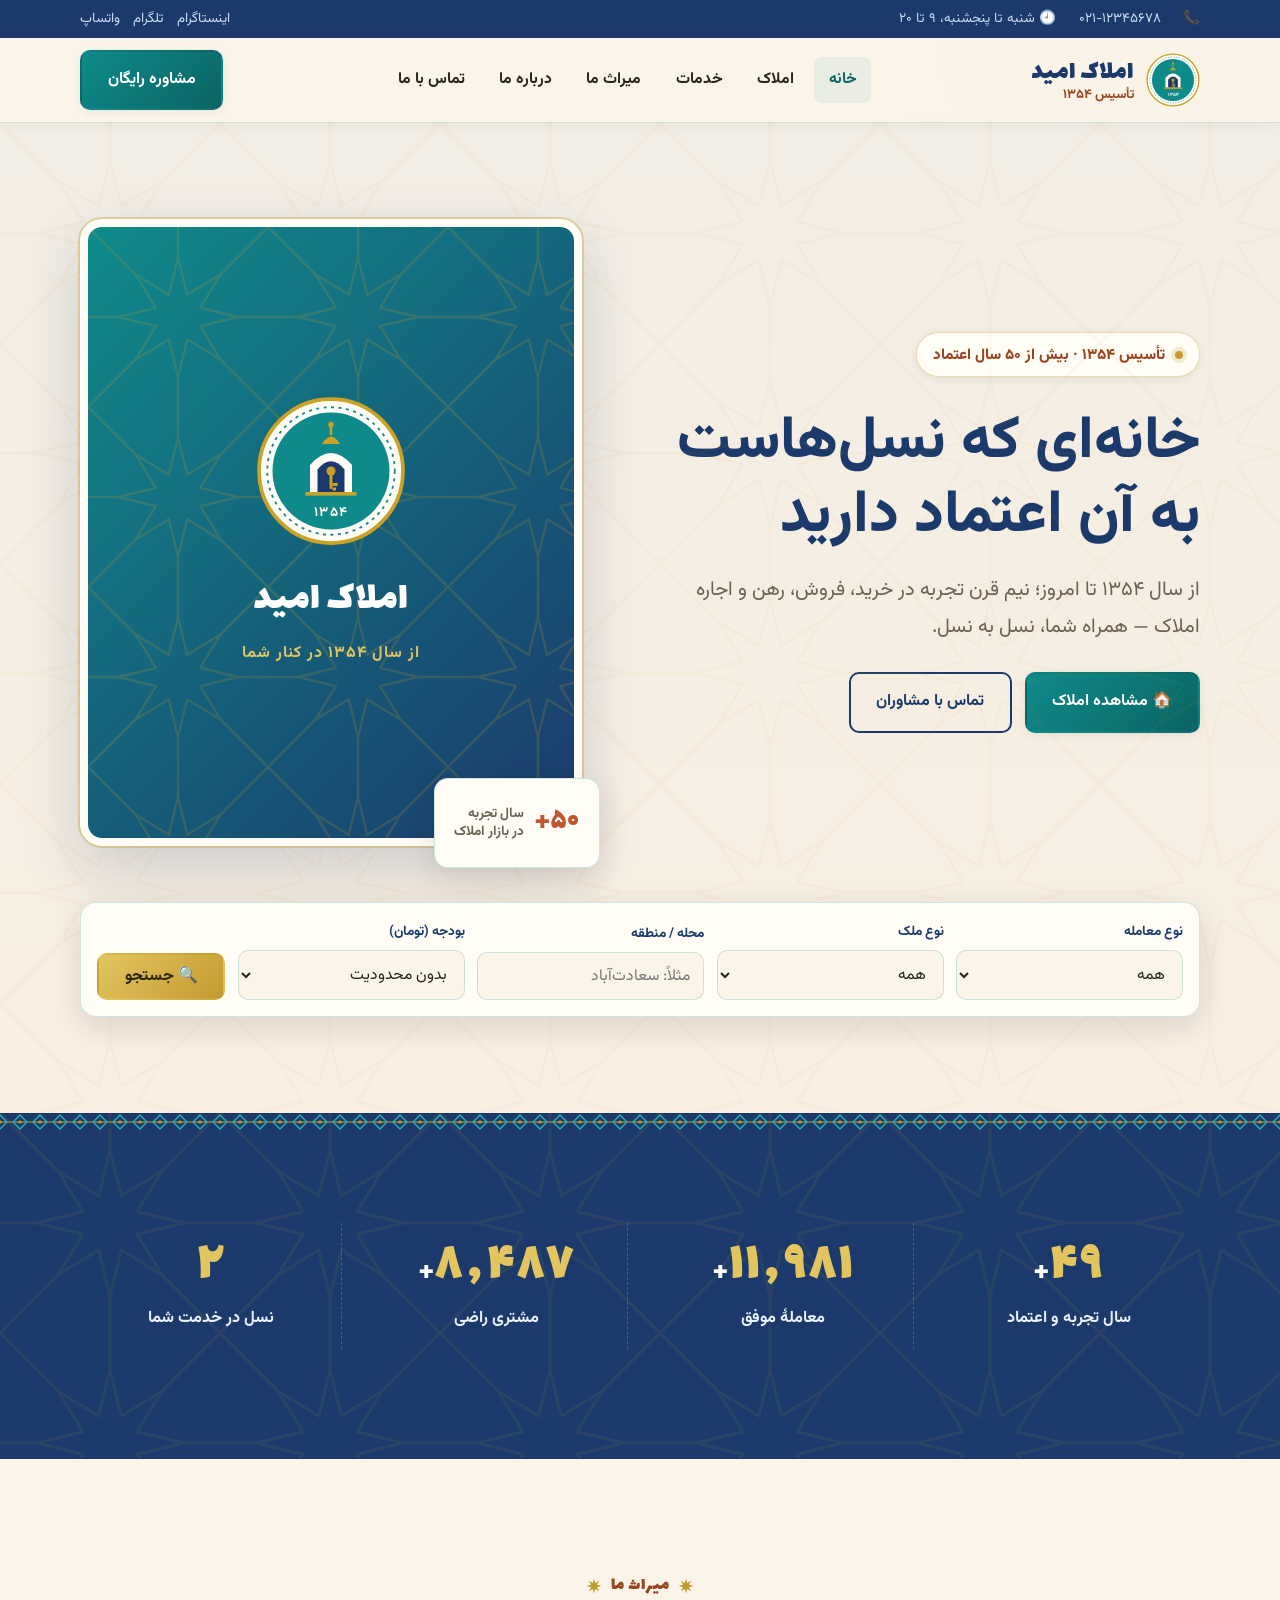
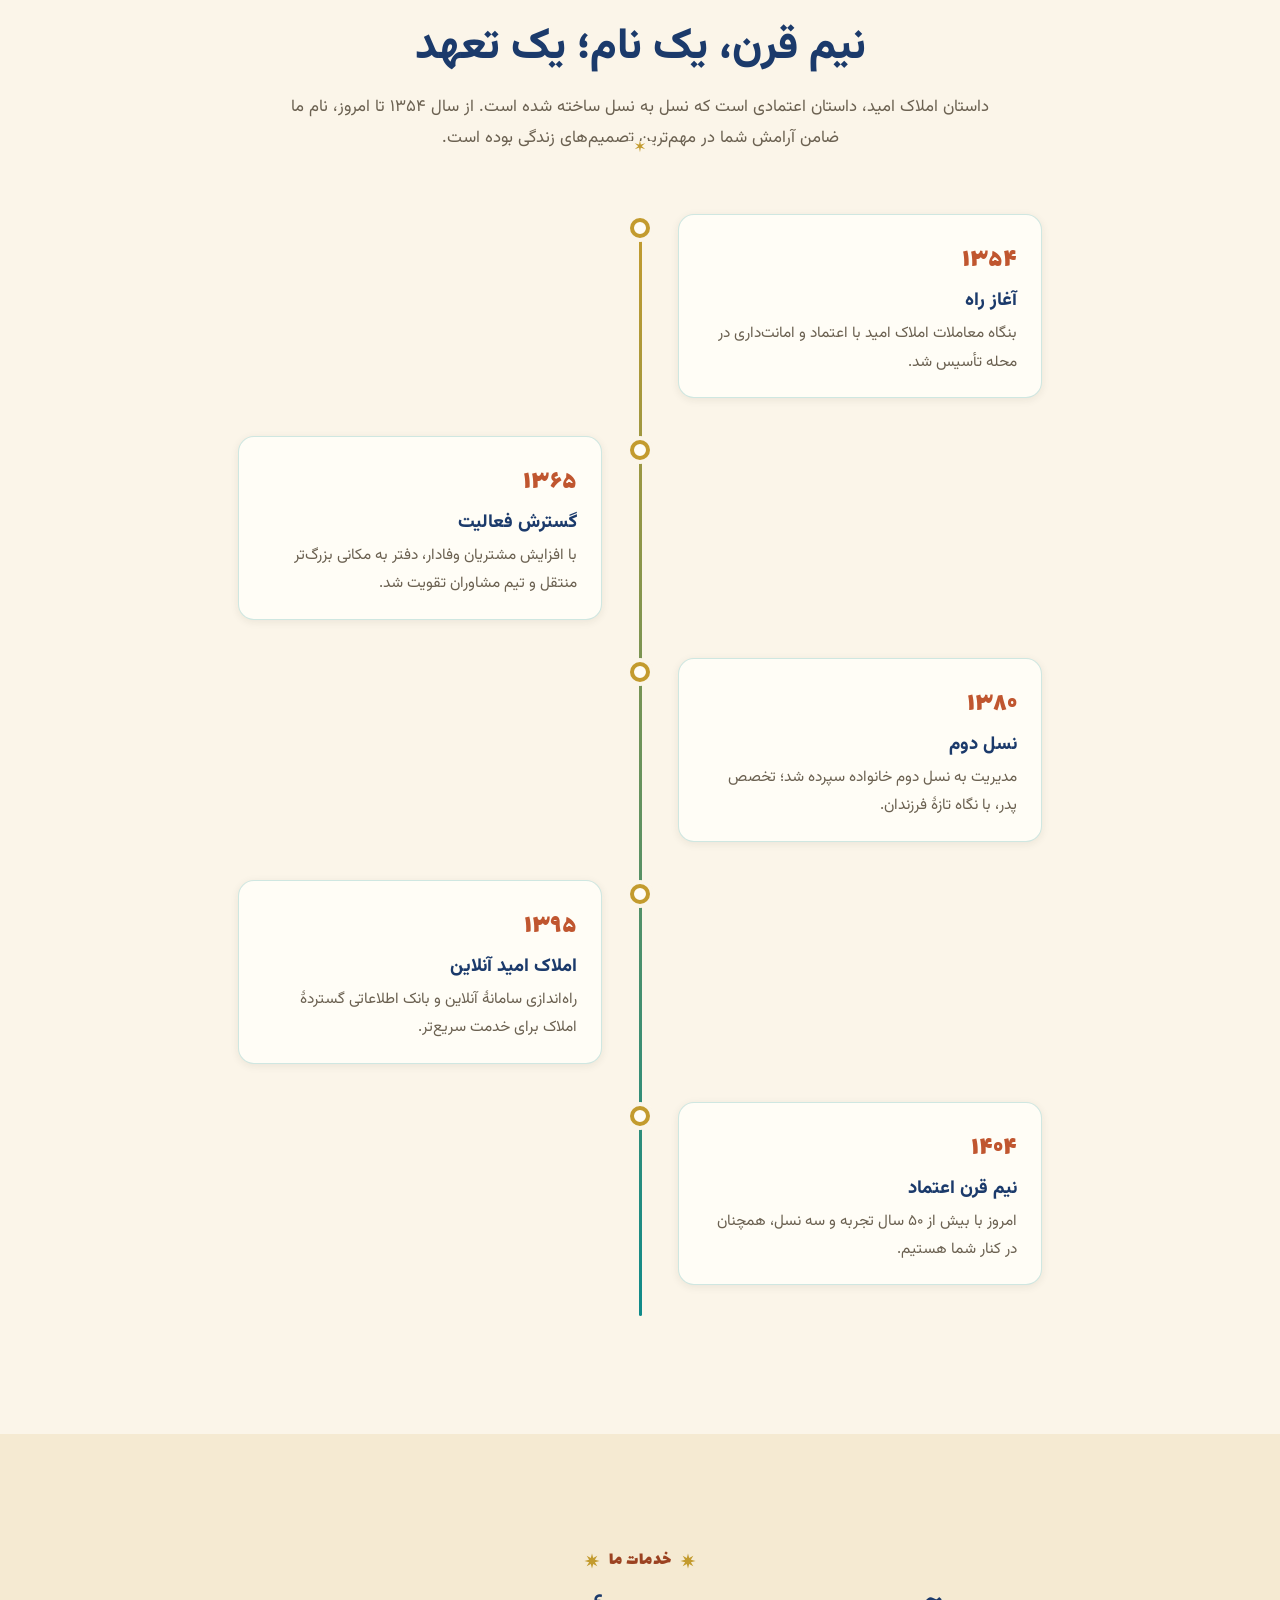
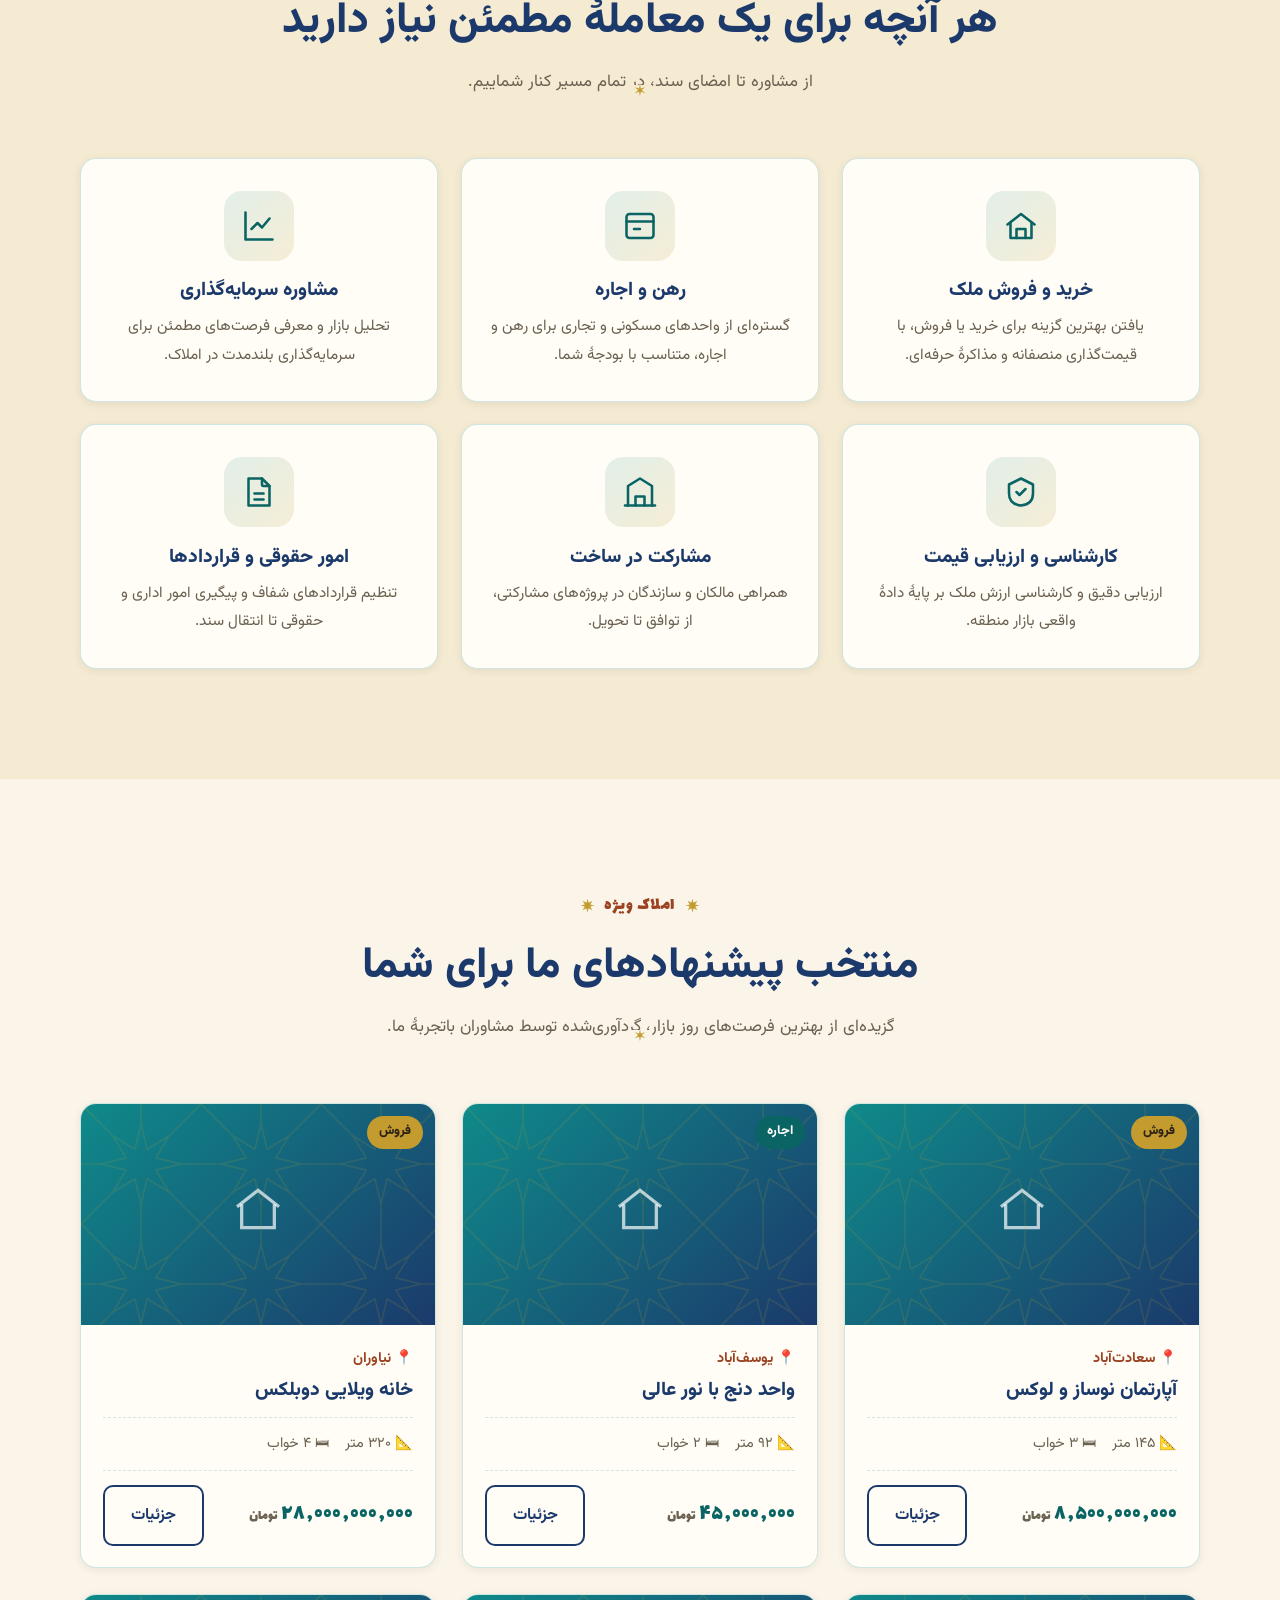
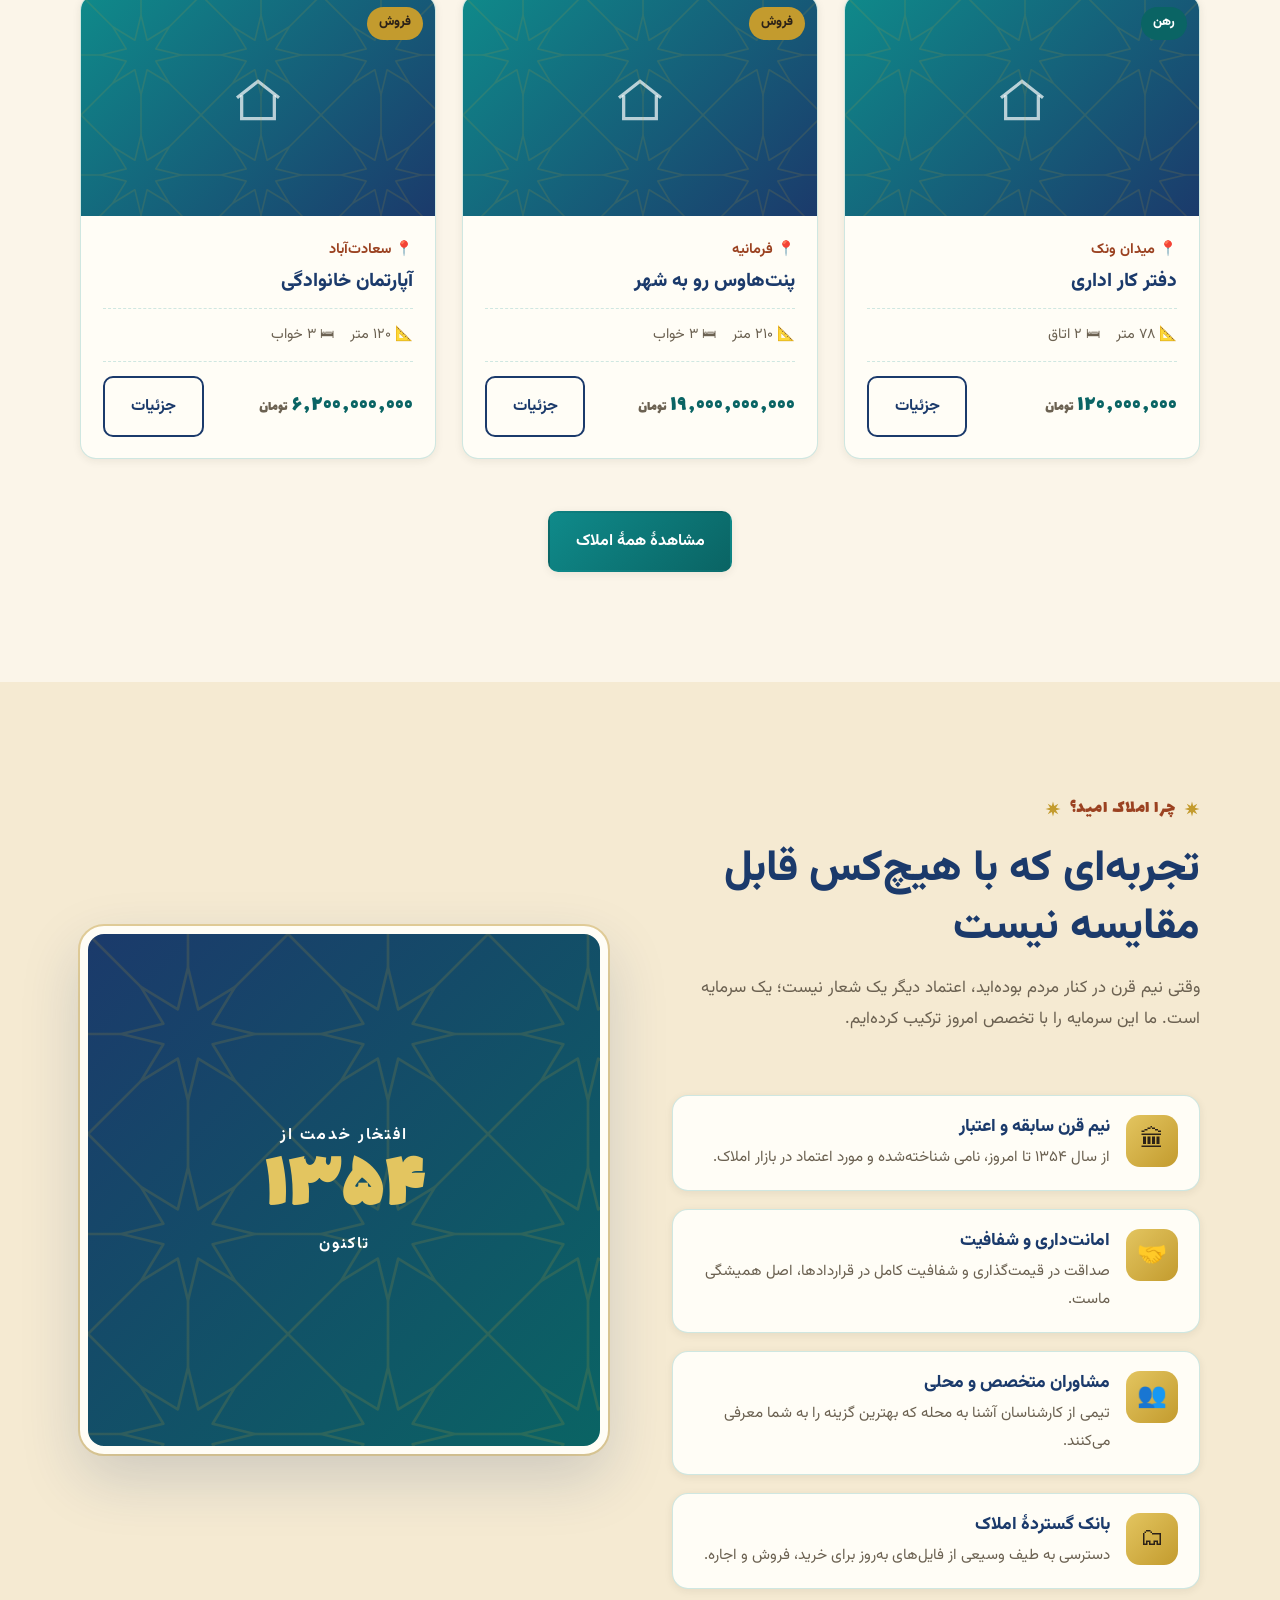
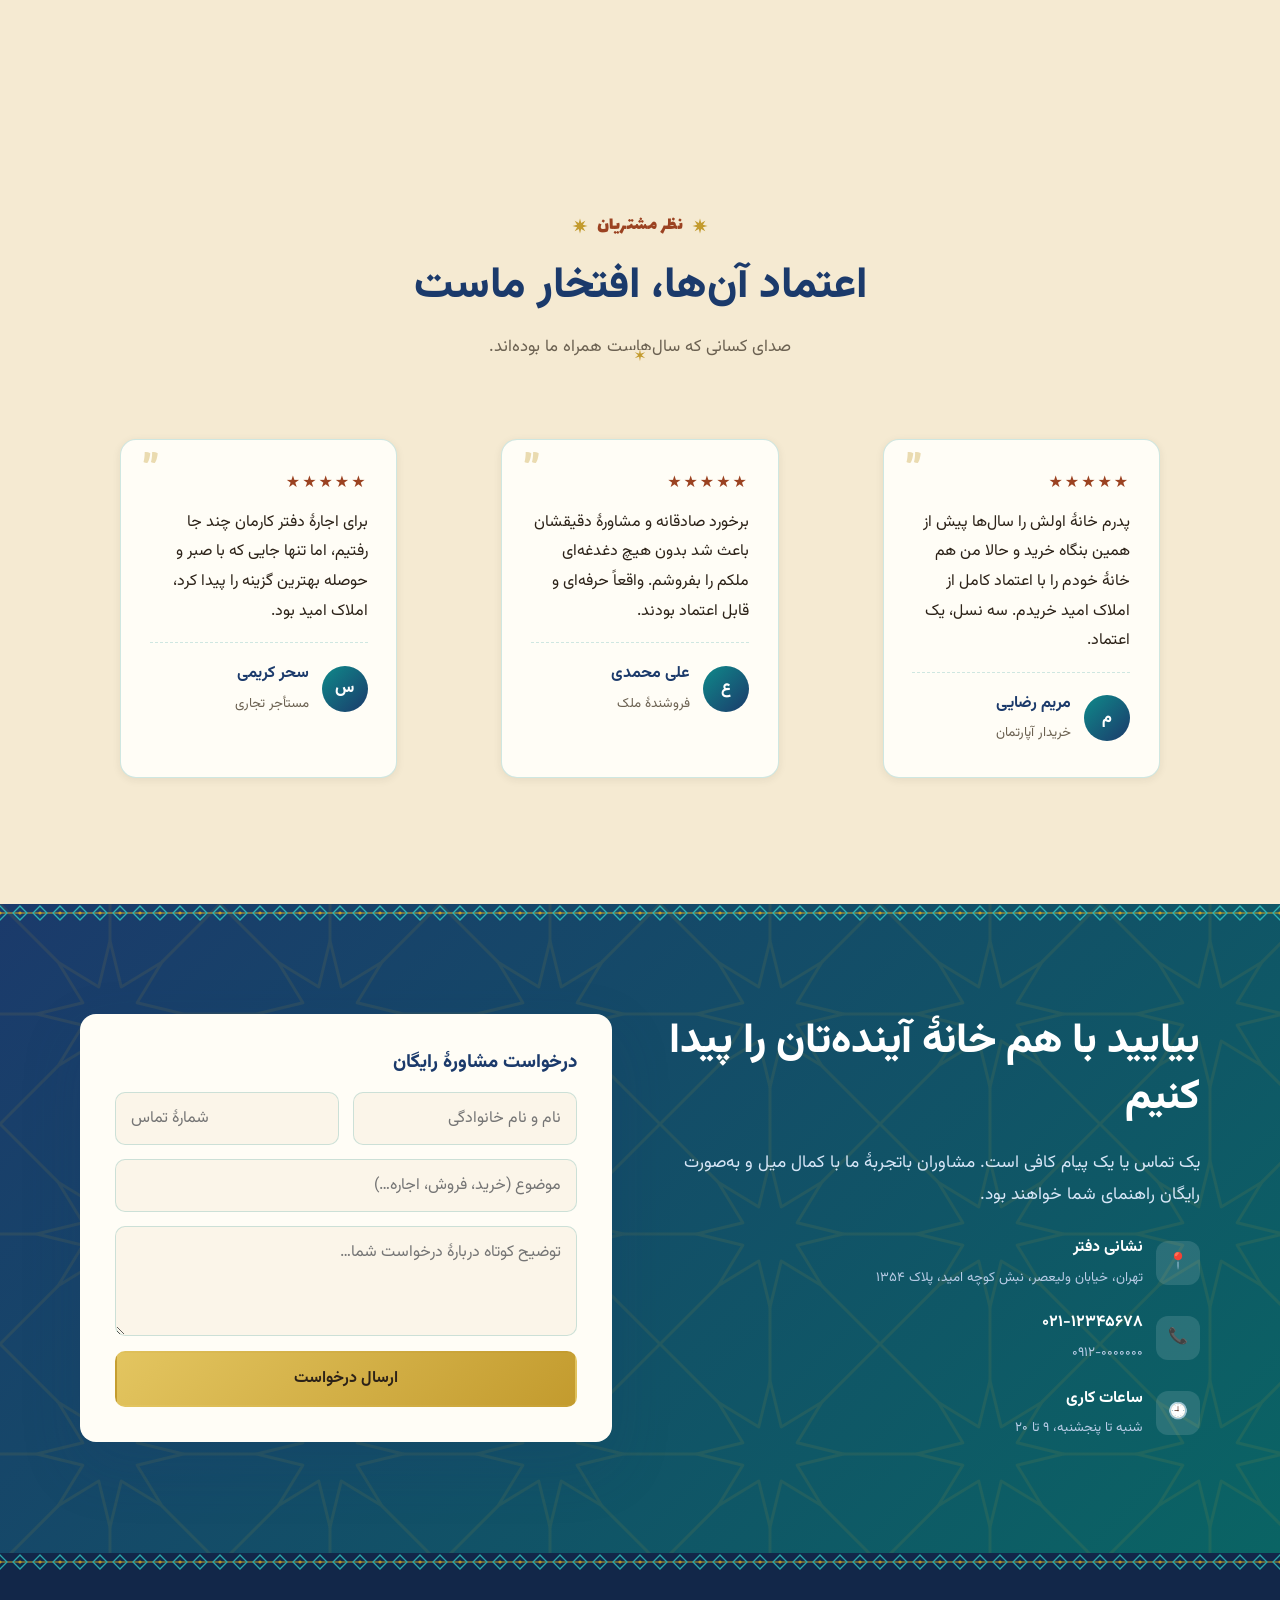
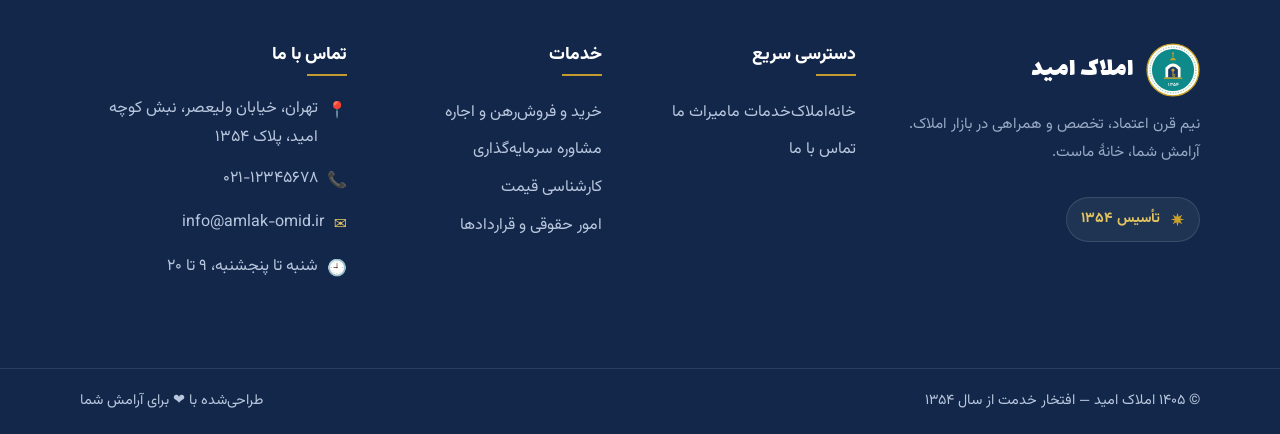
<file: preview/index.html>
<!doctype html>
<html lang="fa" dir="rtl">
<head>
  <meta charset="utf-8">
  <meta name="viewport" content="width=device-width, initial-scale=1">
  <title>املاک امید | از سال ۱۳۵۴ در کنار شما</title>
  <meta name="description" content="املاک امید — نیم قرن تجربه در خرید، فروش، رهن و اجاره املاک. تأسیس ۱۳۵۴.">
  <link rel="preconnect" href="https://fonts.googleapis.com">
  <link rel="preconnect" href="https://fonts.gstatic.com" crossorigin>
  <link href="https://fonts.googleapis.com/css2?family=Lalezar&family=Vazirmatn:wght@400;500;700;800;900&display=swap" rel="stylesheet">
  <link rel="stylesheet" href="../wp-content/themes/amlak-omid/assets/css/main.css">
  <!--
    این فایل، پیش‌نمایش ایستا (static) از صفحهٔ نخست قالب وردپرسی «املاک امید» است
    تا بدون نصب وردپرس قابل مشاهده باشد. خروجی واقعی وردپرس از فایل‌های PHP در
    wp-content/themes/amlak-omid/ ساخته می‌شود و از همین CSS/JS استفاده می‌کند.
  -->
</head>
<body class="rtl">

  <a class="sr-only skip-link" href="#main">پرش به محتوای اصلی</a>

  <!-- ============ HEADER ============ -->
  <header class="site-header">
    <div class="site-header__topbar">
      <div class="container">
        <div class="topbar__contact">
          <span aria-hidden="true">📞</span>
          <a href="tel:02112345678">۰۲۱-۱۲۳۴۵۶۷۸</a>
          <span>🕘 شنبه تا پنجشنبه، ۹ تا ۲۰</span>
        </div>
        <div class="topbar__social">
          <a href="#" aria-label="اینستاگرام">اینستاگرام</a>
          <a href="#" aria-label="تلگرام">تلگرام</a>
          <a href="#" aria-label="واتساپ">واتساپ</a>
        </div>
      </div>
    </div>

    <div class="container">
      <div class="site-header__bar">
        <a class="brand" href="#" aria-label="املاک امید — صفحه نخست">
          <span class="brand__seal">
            <svg viewBox="0 0 100 100" role="img" aria-label="نشان املاک امید، تأسیس ۱۳۵۴">
              <circle cx="50" cy="50" r="48" fill="#fffdf6" stroke="#c9a227" stroke-width="2.5"/>
              <circle cx="50" cy="50" r="42.5" fill="none" stroke="#0f8a8a" stroke-width="1.2" stroke-dasharray="2 3"/>
              <circle cx="50" cy="50" r="39" fill="#0f8a8a"/>
              <path d="M44,32 Q50,22 56,32 Z" fill="#c9a227"/>
              <line x1="50" y1="26" x2="50" y2="20" stroke="#c9a227" stroke-width="1.6"/>
              <circle cx="50" cy="19" r="1.8" fill="#c9a227"/>
              <path d="M36,64 V46 Q50,30 64,46 V64 Z" fill="#fffdf6"/>
              <path d="M41,64 V49 Q50,38 59,49 V64 Z" fill="#1b3a6b"/>
              <g fill="#c9a227">
                <circle cx="50" cy="50" r="3"/>
                <rect x="49" y="52" width="2" height="10" rx="1"/>
                <rect x="51" y="58" width="3.4" height="2"/>
                <rect x="51" y="61" width="2.4" height="2"/>
              </g>
              <rect x="33" y="64" width="34" height="2.4" fill="#c9a227"/>
              <text x="50" y="80" text-anchor="middle" font-family="Vazirmatn, Tahoma, sans-serif" font-size="9" font-weight="700" fill="#fffdf6">۱۳۵۴</text>
            </svg>
          </span>
          <span class="brand__name">
            <b>املاک امید</b>
            <small>تأسیس ۱۳۵۴</small>
          </span>
        </a>

        <nav class="main-nav" id="primary-menu" aria-label="منوی اصلی">
          <ul class="menu">
            <li class="current-menu-item"><a href="#main">خانه</a></li>
            <li><a href="#featured">املاک</a></li>
            <li><a href="#services">خدمات</a></li>
            <li><a href="#heritage">میراث ما</a></li>
            <li><a href="#about">درباره ما</a></li>
            <li><a href="#contact">تماس با ما</a></li>
          </ul>
        </nav>

        <div class="header__actions">
          <a class="btn btn--primary" href="#contact">مشاوره رایگان</a>
          <button class="nav-toggle" type="button" aria-expanded="false" aria-controls="primary-menu" aria-label="باز/بسته کردن منو">
            <span></span><span></span><span></span>
          </button>
        </div>
      </div>
    </div>
  </header>

  <main id="main">

    <!-- ============ HERO ============ -->
    <section class="hero" aria-labelledby="hero-title">
      <div class="girih-bg" aria-hidden="true"></div>
      <div class="container">
        <div class="hero__inner">
          <div class="hero__text reveal">
            <span class="hero__seal-badge">
              <span class="dot" aria-hidden="true"></span>
              تأسیس ۱۳۵۴ · بیش از ۵۰ سال اعتماد
            </span>
            <h1 id="hero-title">خانه‌ای که نسل‌هاست به آن اعتماد دارید</h1>
            <p class="hero__lead">از سال ۱۳۵۴ تا امروز؛ نیم قرن تجربه در خرید، فروش، رهن و اجاره املاک — همراه شما، نسل به نسل.</p>
            <div class="hero__cta">
              <a class="btn btn--primary" href="#properties">🏠 مشاهده املاک</a>
              <a class="btn btn--ghost" href="#contact">تماس با مشاوران</a>
            </div>
          </div>

          <div class="hero__visual reveal">
            <div class="hero__frame">
              <div class="hero__frame-content">
                <span class="big-seal">
                  <svg viewBox="0 0 100 100" role="img" aria-label="نشان املاک امید، تأسیس ۱۳۵۴">
                    <circle cx="50" cy="50" r="48" fill="#fffdf6" stroke="#c9a227" stroke-width="2.5"/>
                    <circle cx="50" cy="50" r="42.5" fill="none" stroke="#0f8a8a" stroke-width="1.2" stroke-dasharray="2 3"/>
                    <circle cx="50" cy="50" r="39" fill="#0f8a8a"/>
                    <path d="M44,32 Q50,22 56,32 Z" fill="#c9a227"/>
                    <line x1="50" y1="26" x2="50" y2="20" stroke="#c9a227" stroke-width="1.6"/>
                    <circle cx="50" cy="19" r="1.8" fill="#c9a227"/>
                    <path d="M36,64 V46 Q50,30 64,46 V64 Z" fill="#fffdf6"/>
                    <path d="M41,64 V49 Q50,38 59,49 V64 Z" fill="#1b3a6b"/>
                    <g fill="#c9a227">
                      <circle cx="50" cy="50" r="3"/>
                      <rect x="49" y="52" width="2" height="10" rx="1"/>
                      <rect x="51" y="58" width="3.4" height="2"/>
                      <rect x="51" y="61" width="2.4" height="2"/>
                    </g>
                    <rect x="33" y="64" width="34" height="2.4" fill="#c9a227"/>
                    <text x="50" y="80" text-anchor="middle" font-family="Vazirmatn, Tahoma, sans-serif" font-size="9" font-weight="700" fill="#fffdf6">۱۳۵۴</text>
                  </svg>
                </span>
                <b>املاک امید</b>
                <span>از سال ۱۳۵۴ در کنار شما</span>
              </div>
            </div>
            <div class="hero__floating">
              <span class="num">۵۰+</span>
              <span class="lbl">سال تجربه<br>در بازار املاک</span>
            </div>
          </div>
        </div>

        <form class="search-bar reveal" id="properties" data-demo onsubmit="return false">
          <div class="search-bar__grid">
            <div class="field">
              <label for="deal">نوع معامله</label>
              <select id="deal" name="deal">
                <option value="">همه</option><option>خرید</option><option>رهن</option><option>اجاره</option>
              </select>
            </div>
            <div class="field">
              <label for="ptype">نوع ملک</label>
              <select id="ptype" name="ptype">
                <option value="">همه</option><option>آپارتمان</option><option>ویلایی</option><option>تجاری/اداری</option><option>زمین</option>
              </select>
            </div>
            <div class="field">
              <label for="area-loc">محله / منطقه</label>
              <input type="text" id="area-loc" name="loc" placeholder="مثلاً: سعادت‌آباد">
            </div>
            <div class="field">
              <label for="budget">بودجه (تومان)</label>
              <select id="budget" name="budget">
                <option value="">بدون محدودیت</option><option>تا ۲ میلیارد</option><option>۲ تا ۵ میلیارد</option><option>۵ تا ۱۰ میلیارد</option><option>بیش از ۱۰ میلیارد</option>
              </select>
            </div>
            <button class="btn btn--gold" type="submit">🔍 جستجو</button>
          </div>
        </form>
      </div>
    </section>

    <!-- ============ STATS ============ -->
    <section class="section stats" aria-label="آمار و دستاوردها">
      <div class="tile-band" aria-hidden="true"></div>
      <div class="girih-bg" aria-hidden="true"></div>
      <div class="container">
        <div class="stats__grid">
          <div class="stat reveal">
            <div class="stat__num"><span data-count="50">۵۰</span><span class="suffix">+</span></div>
            <div class="stat__label">سال تجربه و اعتماد</div>
          </div>
          <div class="stat reveal">
            <div class="stat__num"><span data-count="12000">۱۲٬۰۰۰</span><span class="suffix">+</span></div>
            <div class="stat__label">معاملهٔ موفق</div>
          </div>
          <div class="stat reveal">
            <div class="stat__num"><span data-count="8500">۸٬۵۰۰</span><span class="suffix">+</span></div>
            <div class="stat__label">مشتری راضی</div>
          </div>
          <div class="stat reveal">
            <div class="stat__num"><span data-count="3">۳</span></div>
            <div class="stat__label">نسل در خدمت شما</div>
          </div>
        </div>
      </div>
    </section>

    <!-- ============ HERITAGE TIMELINE ============ -->
    <section class="section" id="heritage" aria-labelledby="heritage-title">
      <div class="container">
        <div class="heading reveal">
          <span class="eyebrow">میراث ما</span>
          <h2 id="heritage-title">نیم قرن، یک نام؛ یک تعهد</h2>
          <p>داستان املاک امید، داستان اعتمادی است که نسل به نسل ساخته شده است. از سال ۱۳۵۴ تا امروز، نام ما ضامن آرامش شما در مهم‌ترین تصمیم‌های زندگی بوده است.</p>
          <span class="rule"></span>
        </div>
        <div class="timeline">
          <div class="tl-item reveal"><span class="tl-item__dot"></span><div class="tl-card"><span class="year">۱۳۵۴</span><h3>آغاز راه</h3><p>بنگاه معاملات املاک امید با اعتماد و امانت‌داری در محله تأسیس شد.</p></div></div>
          <div class="tl-item reveal"><span class="tl-item__dot"></span><div class="tl-card"><span class="year">۱۳۶۵</span><h3>گسترش فعالیت</h3><p>با افزایش مشتریان وفادار، دفتر به مکانی بزرگ‌تر منتقل و تیم مشاوران تقویت شد.</p></div></div>
          <div class="tl-item reveal"><span class="tl-item__dot"></span><div class="tl-card"><span class="year">۱۳۸۰</span><h3>نسل دوم</h3><p>مدیریت به نسل دوم خانواده سپرده شد؛ تخصص پدر، با نگاه تازهٔ فرزندان.</p></div></div>
          <div class="tl-item reveal"><span class="tl-item__dot"></span><div class="tl-card"><span class="year">۱۳۹۵</span><h3>املاک امید آنلاین</h3><p>راه‌اندازی سامانهٔ آنلاین و بانک اطلاعاتی گستردهٔ املاک برای خدمت سریع‌تر.</p></div></div>
          <div class="tl-item reveal"><span class="tl-item__dot"></span><div class="tl-card"><span class="year">۱۴۰۴</span><h3>نیم قرن اعتماد</h3><p>امروز با بیش از ۵۰ سال تجربه و سه نسل، همچنان در کنار شما هستیم.</p></div></div>
        </div>
      </div>
    </section>

    <!-- ============ SERVICES ============ -->
    <section class="section section--cream2" id="services" aria-labelledby="services-title">
      <div class="container">
        <div class="heading reveal">
          <span class="eyebrow">خدمات ما</span>
          <h2 id="services-title">هر آنچه برای یک معاملهٔ مطمئن نیاز دارید</h2>
          <p>از مشاوره تا امضای سند، در تمام مسیر کنار شماییم.</p>
          <span class="rule"></span>
        </div>
        <div class="services__grid">
          <article class="service-card reveal"><div class="service-card__icon"><svg viewBox="0 0 24 24" fill="none" stroke="currentColor" stroke-width="1.7" stroke-linecap="round" stroke-linejoin="round"><path d="M3 11l9-7 9 7"/><path d="M5 10v10h14V10"/><path d="M9 20v-6h6v6"/></svg></div><h3>خرید و فروش ملک</h3><p>یافتن بهترین گزینه برای خرید یا فروش، با قیمت‌گذاری منصفانه و مذاکرهٔ حرفه‌ای.</p></article>
          <article class="service-card reveal"><div class="service-card__icon"><svg viewBox="0 0 24 24" fill="none" stroke="currentColor" stroke-width="1.7" stroke-linecap="round" stroke-linejoin="round"><rect x="3" y="4" width="18" height="16" rx="2"/><path d="M3 9h18"/><path d="M8 14h4"/></svg></div><h3>رهن و اجاره</h3><p>گستره‌ای از واحدهای مسکونی و تجاری برای رهن و اجاره، متناسب با بودجهٔ شما.</p></article>
          <article class="service-card reveal"><div class="service-card__icon"><svg viewBox="0 0 24 24" fill="none" stroke="currentColor" stroke-width="1.7" stroke-linecap="round" stroke-linejoin="round"><path d="M3 3v18h18"/><path d="M7 14l4-4 3 3 5-6"/></svg></div><h3>مشاوره سرمایه‌گذاری</h3><p>تحلیل بازار و معرفی فرصت‌های مطمئن برای سرمایه‌گذاری بلندمدت در املاک.</p></article>
          <article class="service-card reveal"><div class="service-card__icon"><svg viewBox="0 0 24 24" fill="none" stroke="currentColor" stroke-width="1.7" stroke-linecap="round" stroke-linejoin="round"><path d="M12 3l8 4v6c0 5-3.5 7.5-8 8-4.5-.5-8-3-8-8V7z"/><path d="M9 12l2 2 4-4"/></svg></div><h3>کارشناسی و ارزیابی قیمت</h3><p>ارزیابی دقیق و کارشناسی ارزش ملک بر پایهٔ دادهٔ واقعی بازار منطقه.</p></article>
          <article class="service-card reveal"><div class="service-card__icon"><svg viewBox="0 0 24 24" fill="none" stroke="currentColor" stroke-width="1.7" stroke-linecap="round" stroke-linejoin="round"><path d="M2 21h20"/><path d="M4 21V8l8-5 8 5v13"/><path d="M9 21v-6h6v6"/></svg></div><h3>مشارکت در ساخت</h3><p>همراهی مالکان و سازندگان در پروژه‌های مشارکتی، از توافق تا تحویل.</p></article>
          <article class="service-card reveal"><div class="service-card__icon"><svg viewBox="0 0 24 24" fill="none" stroke="currentColor" stroke-width="1.7" stroke-linecap="round" stroke-linejoin="round"><path d="M14 3v4a1 1 0 0 0 1 1h4"/><path d="M5 3h9l5 5v13H5z"/><path d="M9 13h6"/><path d="M9 17h6"/></svg></div><h3>امور حقوقی و قراردادها</h3><p>تنظیم قراردادهای شفاف و پیگیری امور اداری و حقوقی تا انتقال سند.</p></article>
        </div>
      </div>
    </section>

    <!-- ============ FEATURED PROPERTIES ============ -->
    <section class="section" id="featured" aria-labelledby="featured-title">
      <div class="container">
        <div class="heading reveal">
          <span class="eyebrow">املاک ویژه</span>
          <h2 id="featured-title">منتخب پیشنهادهای ما برای شما</h2>
          <p>گزیده‌ای از بهترین فرصت‌های روز بازار، گردآوری‌شده توسط مشاوران باتجربهٔ ما.</p>
          <span class="rule"></span>
        </div>
        <div class="props__grid">
          <article class="prop-card reveal"><div class="prop-card__media"><span class="prop-card__badge">فروش</span><span class="ph-icon"><svg width="56" height="56" viewBox="0 0 24 24" fill="none" stroke="currentColor" stroke-width="1.4"><path d="M3 11l9-7 9 7"/><path d="M5 10v10h14V10"/></svg></span></div><div class="prop-card__body"><span class="prop-card__loc">📍 سعادت‌آباد</span><h3>آپارتمان نوساز و لوکس</h3><div class="prop-card__feats"><span>📐 ۱۴۵ متر</span><span>🛏 ۳ خواب</span></div><div class="prop-card__foot"><span class="prop-card__price">۸٬۵۰۰٬۰۰۰٬۰۰۰ <small>تومان</small></span><a class="btn btn--ghost" href="#contact">جزئیات</a></div></div></article>
          <article class="prop-card reveal"><div class="prop-card__media"><span class="prop-card__badge prop-card__badge--rent">اجاره</span><span class="ph-icon"><svg width="56" height="56" viewBox="0 0 24 24" fill="none" stroke="currentColor" stroke-width="1.4"><path d="M3 11l9-7 9 7"/><path d="M5 10v10h14V10"/></svg></span></div><div class="prop-card__body"><span class="prop-card__loc">📍 یوسف‌آباد</span><h3>واحد دنج با نور عالی</h3><div class="prop-card__feats"><span>📐 ۹۲ متر</span><span>🛏 ۲ خواب</span></div><div class="prop-card__foot"><span class="prop-card__price">۴۵٬۰۰۰٬۰۰۰ <small>تومان</small></span><a class="btn btn--ghost" href="#contact">جزئیات</a></div></div></article>
          <article class="prop-card reveal"><div class="prop-card__media"><span class="prop-card__badge">فروش</span><span class="ph-icon"><svg width="56" height="56" viewBox="0 0 24 24" fill="none" stroke="currentColor" stroke-width="1.4"><path d="M3 11l9-7 9 7"/><path d="M5 10v10h14V10"/></svg></span></div><div class="prop-card__body"><span class="prop-card__loc">📍 نیاوران</span><h3>خانه ویلایی دوبلکس</h3><div class="prop-card__feats"><span>📐 ۳۲۰ متر</span><span>🛏 ۴ خواب</span></div><div class="prop-card__foot"><span class="prop-card__price">۲۸٬۰۰۰٬۰۰۰٬۰۰۰ <small>تومان</small></span><a class="btn btn--ghost" href="#contact">جزئیات</a></div></div></article>
          <article class="prop-card reveal"><div class="prop-card__media"><span class="prop-card__badge prop-card__badge--rent">رهن</span><span class="ph-icon"><svg width="56" height="56" viewBox="0 0 24 24" fill="none" stroke="currentColor" stroke-width="1.4"><path d="M3 11l9-7 9 7"/><path d="M5 10v10h14V10"/></svg></span></div><div class="prop-card__body"><span class="prop-card__loc">📍 میدان ونک</span><h3>دفتر کار اداری</h3><div class="prop-card__feats"><span>📐 ۷۸ متر</span><span>🛏 ۲ اتاق</span></div><div class="prop-card__foot"><span class="prop-card__price">۱۲۰٬۰۰۰٬۰۰۰ <small>تومان</small></span><a class="btn btn--ghost" href="#contact">جزئیات</a></div></div></article>
          <article class="prop-card reveal"><div class="prop-card__media"><span class="prop-card__badge">فروش</span><span class="ph-icon"><svg width="56" height="56" viewBox="0 0 24 24" fill="none" stroke="currentColor" stroke-width="1.4"><path d="M3 11l9-7 9 7"/><path d="M5 10v10h14V10"/></svg></span></div><div class="prop-card__body"><span class="prop-card__loc">📍 فرمانیه</span><h3>پنت‌هاوس رو به شهر</h3><div class="prop-card__feats"><span>📐 ۲۱۰ متر</span><span>🛏 ۳ خواب</span></div><div class="prop-card__foot"><span class="prop-card__price">۱۹٬۰۰۰٬۰۰۰٬۰۰۰ <small>تومان</small></span><a class="btn btn--ghost" href="#contact">جزئیات</a></div></div></article>
          <article class="prop-card reveal"><div class="prop-card__media"><span class="prop-card__badge">فروش</span><span class="ph-icon"><svg width="56" height="56" viewBox="0 0 24 24" fill="none" stroke="currentColor" stroke-width="1.4"><path d="M3 11l9-7 9 7"/><path d="M5 10v10h14V10"/></svg></span></div><div class="prop-card__body"><span class="prop-card__loc">📍 سعادت‌آباد</span><h3>آپارتمان خانوادگی</h3><div class="prop-card__feats"><span>📐 ۱۲۰ متر</span><span>🛏 ۳ خواب</span></div><div class="prop-card__foot"><span class="prop-card__price">۶٬۲۰۰٬۰۰۰٬۰۰۰ <small>تومان</small></span><a class="btn btn--ghost" href="#contact">جزئیات</a></div></div></article>
        </div>
        <div class="props__more reveal"><a class="btn btn--primary" href="#contact">مشاهدهٔ همهٔ املاک</a></div>
      </div>
    </section>

    <!-- ============ WHY US ============ -->
    <section class="section why" id="about" aria-labelledby="why-title">
      <div class="container">
        <div class="why__inner">
          <div class="why__text reveal">
            <div class="heading" style="text-align:start;margin-inline:0">
              <span class="eyebrow" style="margin-inline-start:0">چرا املاک امید؟</span>
              <h2 id="why-title">تجربه‌ای که با هیچ‌کس قابل مقایسه نیست</h2>
              <p style="margin:0">وقتی نیم قرن در کنار مردم بوده‌اید، اعتماد دیگر یک شعار نیست؛ یک سرمایه است. ما این سرمایه را با تخصص امروز ترکیب کرده‌ایم.</p>
            </div>
            <div class="why__list">
              <div class="why-item"><span class="why-item__icon" style="font-size:1.5rem">🏛</span><div><h3>نیم قرن سابقه و اعتبار</h3><p>از سال ۱۳۵۴ تا امروز، نامی شناخته‌شده و مورد اعتماد در بازار املاک.</p></div></div>
              <div class="why-item"><span class="why-item__icon" style="font-size:1.5rem">🤝</span><div><h3>امانت‌داری و شفافیت</h3><p>صداقت در قیمت‌گذاری و شفافیت کامل در قراردادها، اصل همیشگی ماست.</p></div></div>
              <div class="why-item"><span class="why-item__icon" style="font-size:1.5rem">👥</span><div><h3>مشاوران متخصص و محلی</h3><p>تیمی از کارشناسان آشنا به محله که بهترین گزینه را به شما معرفی می‌کنند.</p></div></div>
              <div class="why-item"><span class="why-item__icon" style="font-size:1.5rem">🗂</span><div><h3>بانک گستردهٔ املاک</h3><p>دسترسی به طیف وسیعی از فایل‌های به‌روز برای خرید، فروش و اجاره.</p></div></div>
            </div>
          </div>
          <div class="why__art reveal" aria-hidden="true">
            <div class="est"><span>افتخار خدمت از</span><b>۱۳۵۴</b><span>تاکنون</span></div>
          </div>
        </div>
      </div>
    </section>

    <!-- ============ TESTIMONIALS ============ -->
    <section class="section section--cream2" aria-labelledby="tst-title">
      <div class="container">
        <div class="heading reveal">
          <span class="eyebrow">نظر مشتریان</span>
          <h2 id="tst-title">اعتماد آن‌ها، افتخار ماست</h2>
          <p>صدای کسانی که سال‌هاست همراه ما بوده‌اند.</p>
          <span class="rule"></span>
        </div>
        <div class="tst__grid">
          <figure class="tst-card reveal"><span class="quote">”</span><div class="stars" aria-label="۵ از ۵">★★★★★</div><blockquote style="margin:0;padding:0;border:0"><p>پدرم خانهٔ اولش را سال‌ها پیش از همین بنگاه خرید و حالا من هم خانهٔ خودم را با اعتماد کامل از املاک امید خریدم. سه نسل، یک اعتماد.</p></blockquote><figcaption class="tst-card__person"><span class="tst-card__avatar">م</span><span><b>مریم رضایی</b><small>خریدار آپارتمان</small></span></figcaption></figure>
          <figure class="tst-card reveal"><span class="quote">”</span><div class="stars" aria-label="۵ از ۵">★★★★★</div><blockquote style="margin:0;padding:0;border:0"><p>برخورد صادقانه و مشاورهٔ دقیقشان باعث شد بدون هیچ دغدغه‌ای ملکم را بفروشم. واقعاً حرفه‌ای و قابل اعتماد بودند.</p></blockquote><figcaption class="tst-card__person"><span class="tst-card__avatar">ع</span><span><b>علی محمدی</b><small>فروشندهٔ ملک</small></span></figcaption></figure>
          <figure class="tst-card reveal"><span class="quote">”</span><div class="stars" aria-label="۵ از ۵">★★★★★</div><blockquote style="margin:0;padding:0;border:0"><p>برای اجارهٔ دفتر کارمان چند جا رفتیم، اما تنها جایی که با صبر و حوصله بهترین گزینه را پیدا کرد، املاک امید بود.</p></blockquote><figcaption class="tst-card__person"><span class="tst-card__avatar">س</span><span><b>سحر کریمی</b><small>مستأجر تجاری</small></span></figcaption></figure>
        </div>
      </div>
    </section>

    <!-- ============ CTA / CONTACT ============ -->
    <section class="section cta" id="contact" aria-labelledby="cta-title">
      <div class="tile-band" aria-hidden="true"></div>
      <div class="girih-bg" aria-hidden="true"></div>
      <div class="container">
        <div class="cta__inner">
          <div class="cta__text reveal">
            <h2 id="cta-title">بیایید با هم خانهٔ آینده‌تان را پیدا کنیم</h2>
            <p>یک تماس یا یک پیام کافی است. مشاوران باتجربهٔ ما با کمال میل و به‌صورت رایگان راهنمای شما خواهند بود.</p>
            <ul class="cta__contacts">
              <li><span class="ic" aria-hidden="true">📍</span><span><b>نشانی دفتر</b><small>تهران، خیابان ولیعصر، نبش کوچه امید، پلاک ۱۳۵۴</small></span></li>
              <li><span class="ic" aria-hidden="true">📞</span><span><b>۰۲۱-۱۲۳۴۵۶۷۸</b><small>۰۹۱۲-۰۰۰۰۰۰۰</small></span></li>
              <li><span class="ic" aria-hidden="true">🕘</span><span><b>ساعات کاری</b><small>شنبه تا پنجشنبه، ۹ تا ۲۰</small></span></li>
            </ul>
          </div>
          <div class="contact-card reveal">
            <h3>درخواست مشاورهٔ رایگان</h3>
            <form class="contact-form" data-demo onsubmit="return false">
              <div class="row">
                <input type="text" name="name" placeholder="نام و نام خانوادگی" required>
                <input type="tel" name="phone" placeholder="شمارهٔ تماس" required>
              </div>
              <input type="text" name="subject" placeholder="موضوع (خرید، فروش، اجاره…)">
              <textarea name="message" placeholder="توضیح کوتاه دربارهٔ درخواست شما…"></textarea>
              <button type="submit" class="btn btn--gold">ارسال درخواست</button>
              <p class="form-note" hidden style="margin:0;color:var(--turquoise-dark);font-weight:700">✓ درخواست شما ثبت شد. به‌زودی با شما تماس می‌گیریم. (نمونهٔ نمایشی)</p>
            </form>
          </div>
        </div>
      </div>
    </section>

  </main>

  <!-- ============ FOOTER ============ -->
  <footer class="site-footer">
    <div class="tile-band" aria-hidden="true"></div>
    <div class="site-footer__main">
      <div class="container">
        <div class="footer-grid">
          <div class="footer-col footer-brand">
            <span class="brand">
              <span class="brand__seal">
                <svg viewBox="0 0 100 100" role="img" aria-label="نشان املاک امید">
                  <circle cx="50" cy="50" r="48" fill="#fffdf6" stroke="#c9a227" stroke-width="2.5"/>
                  <circle cx="50" cy="50" r="42.5" fill="none" stroke="#0f8a8a" stroke-width="1.2" stroke-dasharray="2 3"/>
                  <circle cx="50" cy="50" r="39" fill="#0f8a8a"/>
                  <path d="M44,32 Q50,22 56,32 Z" fill="#c9a227"/>
                  <line x1="50" y1="26" x2="50" y2="20" stroke="#c9a227" stroke-width="1.6"/>
                  <circle cx="50" cy="19" r="1.8" fill="#c9a227"/>
                  <path d="M36,64 V46 Q50,30 64,46 V64 Z" fill="#fffdf6"/>
                  <path d="M41,64 V49 Q50,38 59,49 V64 Z" fill="#1b3a6b"/>
                  <g fill="#c9a227"><circle cx="50" cy="50" r="3"/><rect x="49" y="52" width="2" height="10" rx="1"/><rect x="51" y="58" width="3.4" height="2"/><rect x="51" y="61" width="2.4" height="2"/></g>
                  <rect x="33" y="64" width="34" height="2.4" fill="#c9a227"/>
                  <text x="50" y="80" text-anchor="middle" font-family="Vazirmatn, Tahoma, sans-serif" font-size="9" font-weight="700" fill="#fffdf6">۱۳۵۴</text>
                </svg>
              </span>
              <span class="brand__name"><b>املاک امید</b></span>
            </span>
            <p>نیم قرن اعتماد، تخصص و همراهی در بازار املاک. آرامش شما، خانهٔ ماست.</p>
            <span class="footer-seal"><img src="../wp-content/themes/amlak-omid/assets/img/star8.svg" alt="" width="15" height="15" aria-hidden="true"> تأسیس ۱۳۵۴</span>
          </div>
          <div class="footer-col">
            <h4>دسترسی سریع</h4>
            <a href="#main">خانه</a><a href="#featured">املاک</a><a href="#services">خدمات ما</a><a href="#heritage">میراث ما</a><a href="#contact">تماس با ما</a>
          </div>
          <div class="footer-col">
            <h4>خدمات</h4>
            <a href="#services">خرید و فروش</a><a href="#services">رهن و اجاره</a><a href="#services">مشاوره سرمایه‌گذاری</a><a href="#services">کارشناسی قیمت</a><a href="#services">امور حقوقی و قراردادها</a>
          </div>
          <div class="footer-col">
            <h4>تماس با ما</h4>
            <ul class="footer-contact">
              <li><span class="ic" aria-hidden="true">📍</span><span>تهران، خیابان ولیعصر، نبش کوچه امید، پلاک ۱۳۵۴</span></li>
              <li><span class="ic" aria-hidden="true">📞</span><span>۰۲۱-۱۲۳۴۵۶۷۸</span></li>
              <li><span class="ic" aria-hidden="true">✉️</span><span>info@amlak-omid.ir</span></li>
              <li><span class="ic" aria-hidden="true">🕘</span><span>شنبه تا پنجشنبه، ۹ تا ۲۰</span></li>
            </ul>
          </div>
        </div>
      </div>
    </div>
    <div class="site-footer__bottom">
      <div class="container">
        <span>© ۱۴۰۵ املاک امید — افتخار خدمت از سال ۱۳۵۴</span>
        <span>طراحی‌شده با ❤ برای آرامش شما</span>
      </div>
    </div>
  </footer>

  <button class="to-top" type="button" aria-label="بازگشت به بالا">▲</button>

  <script src="../wp-content/themes/amlak-omid/assets/js/main.js"></script>
</body>
</html>
</file>
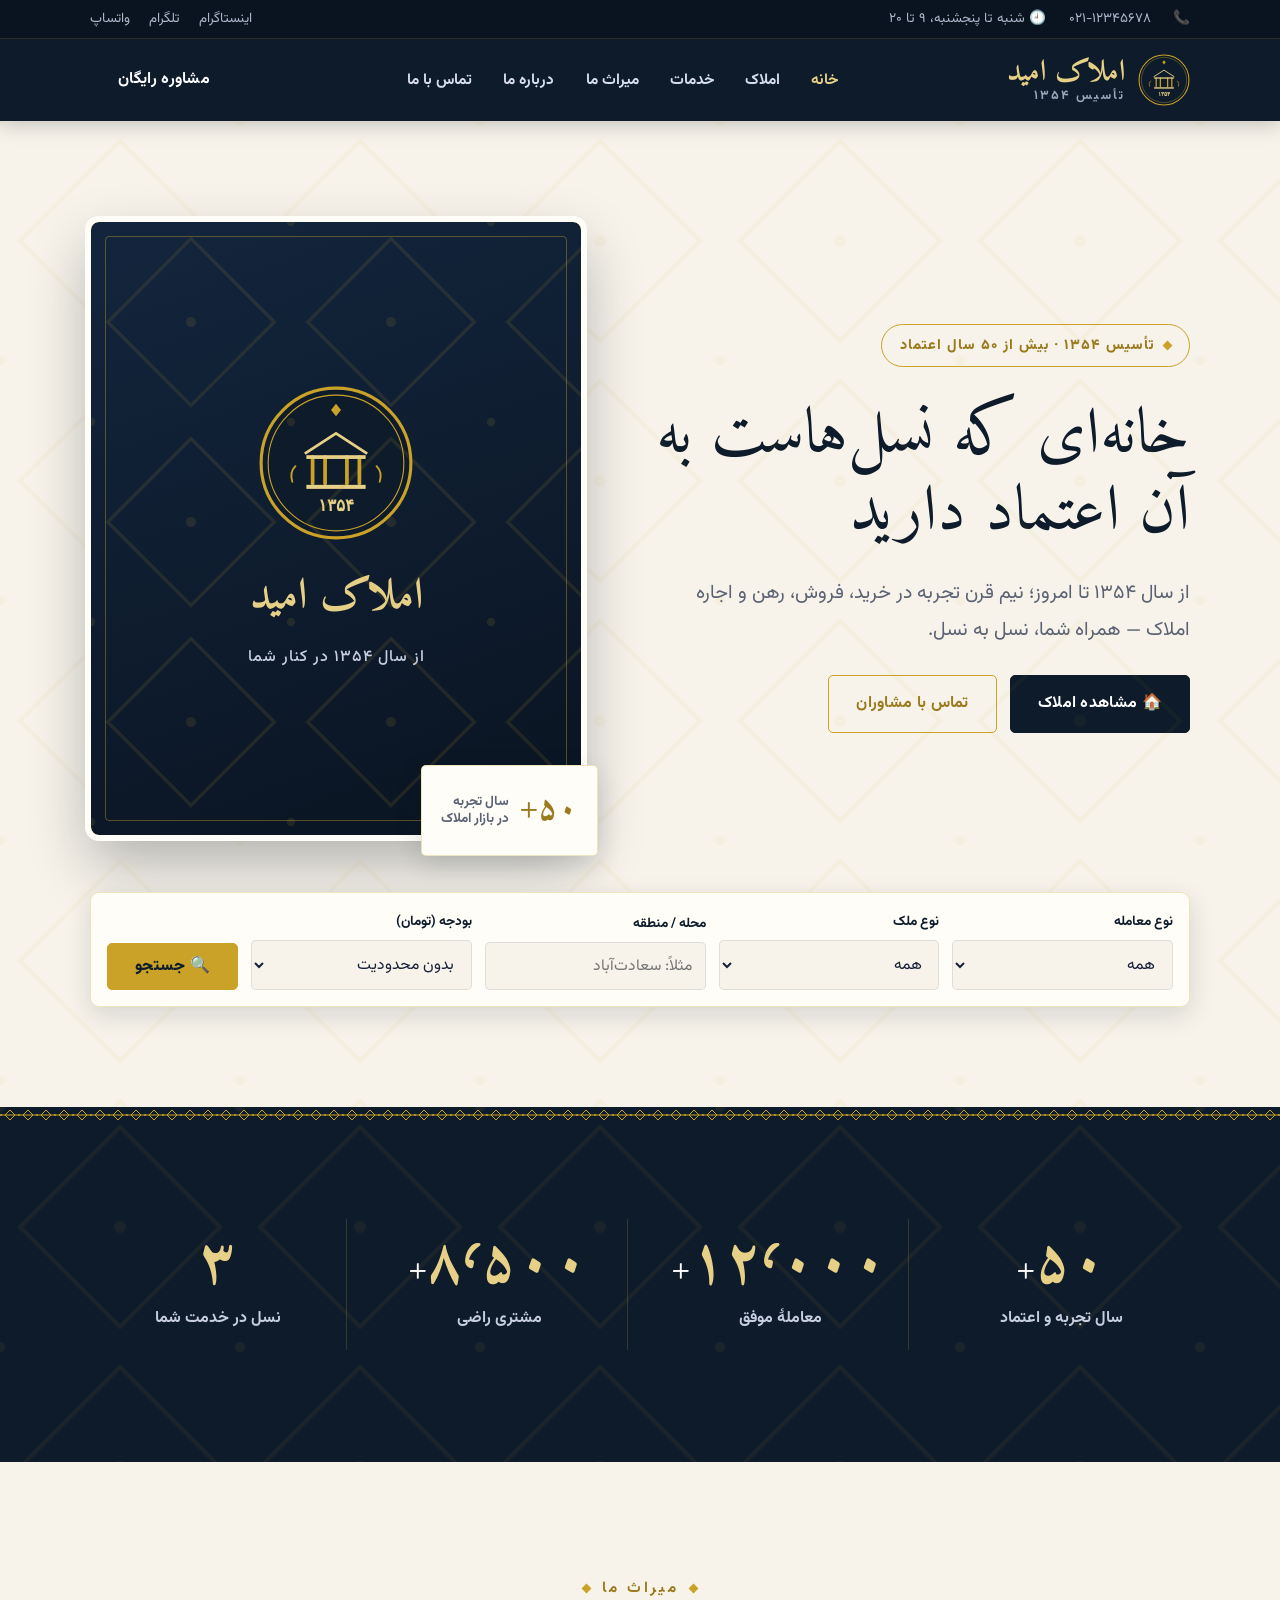
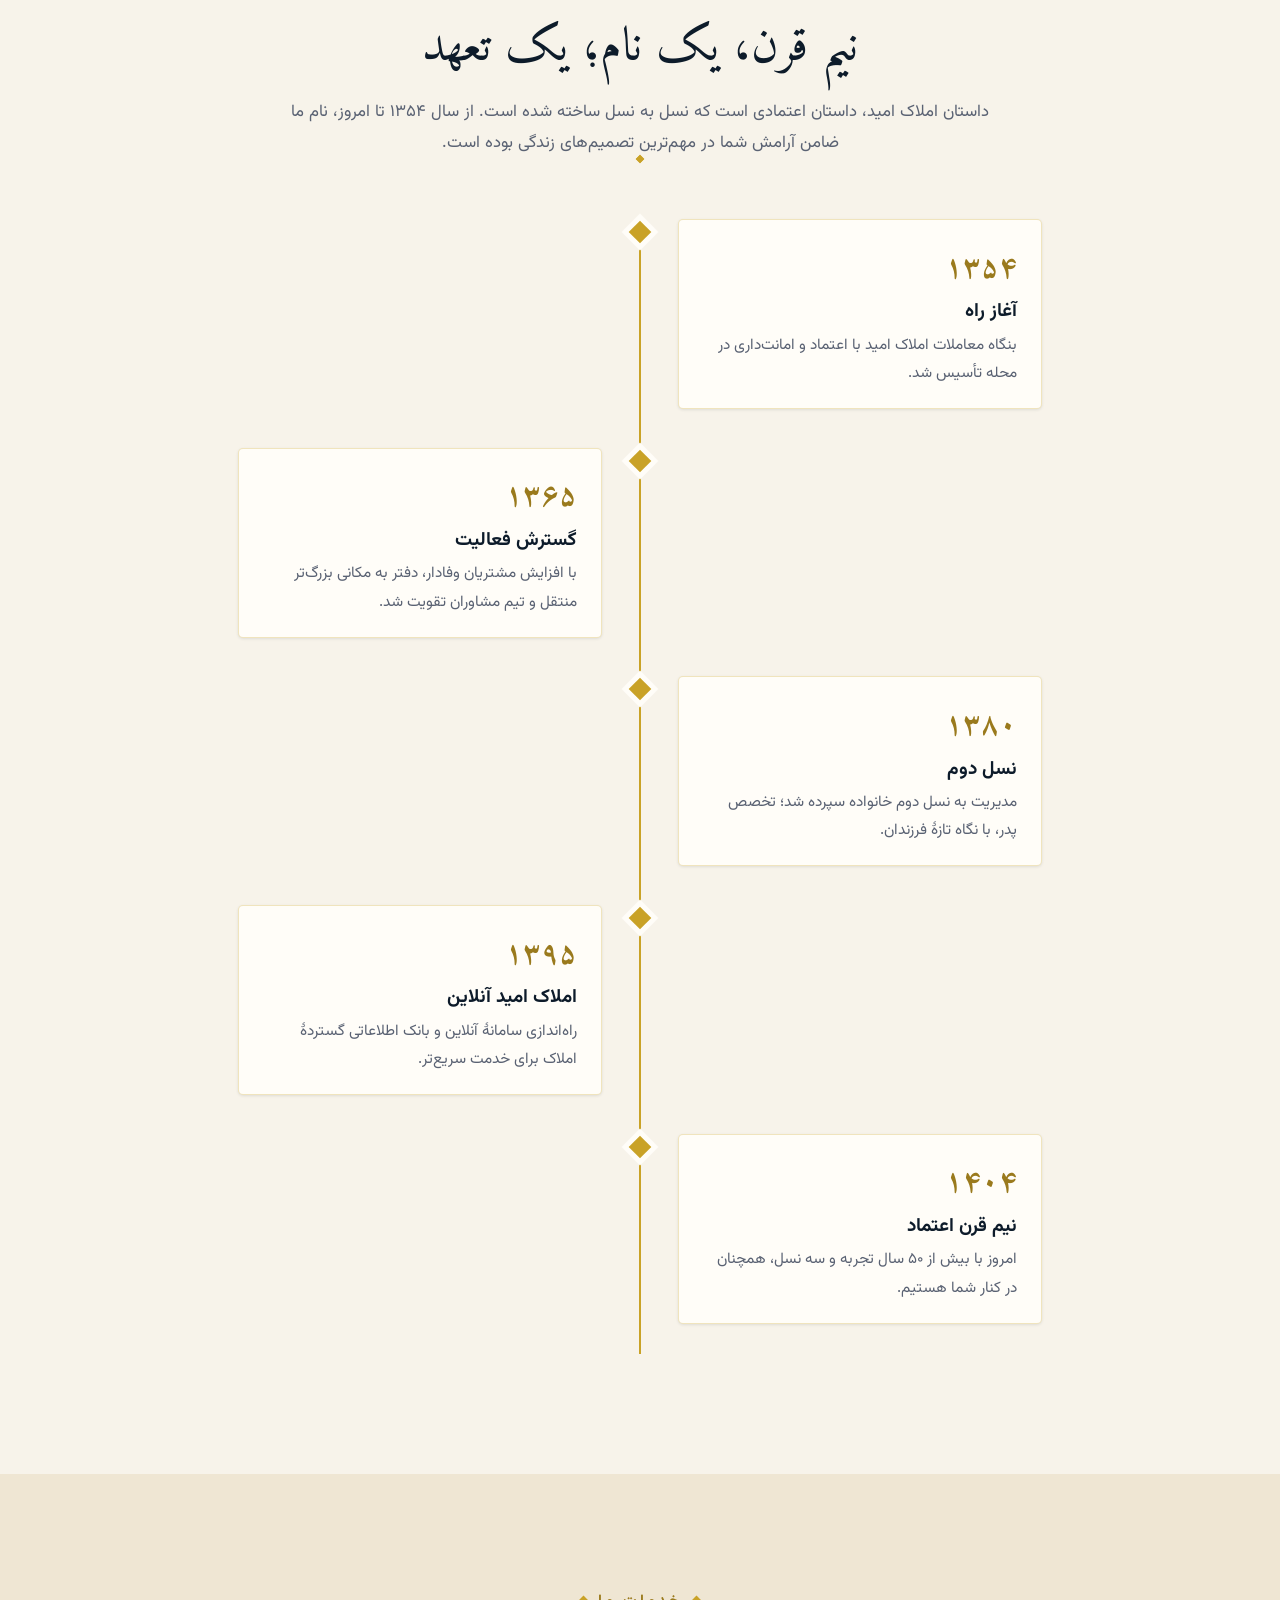
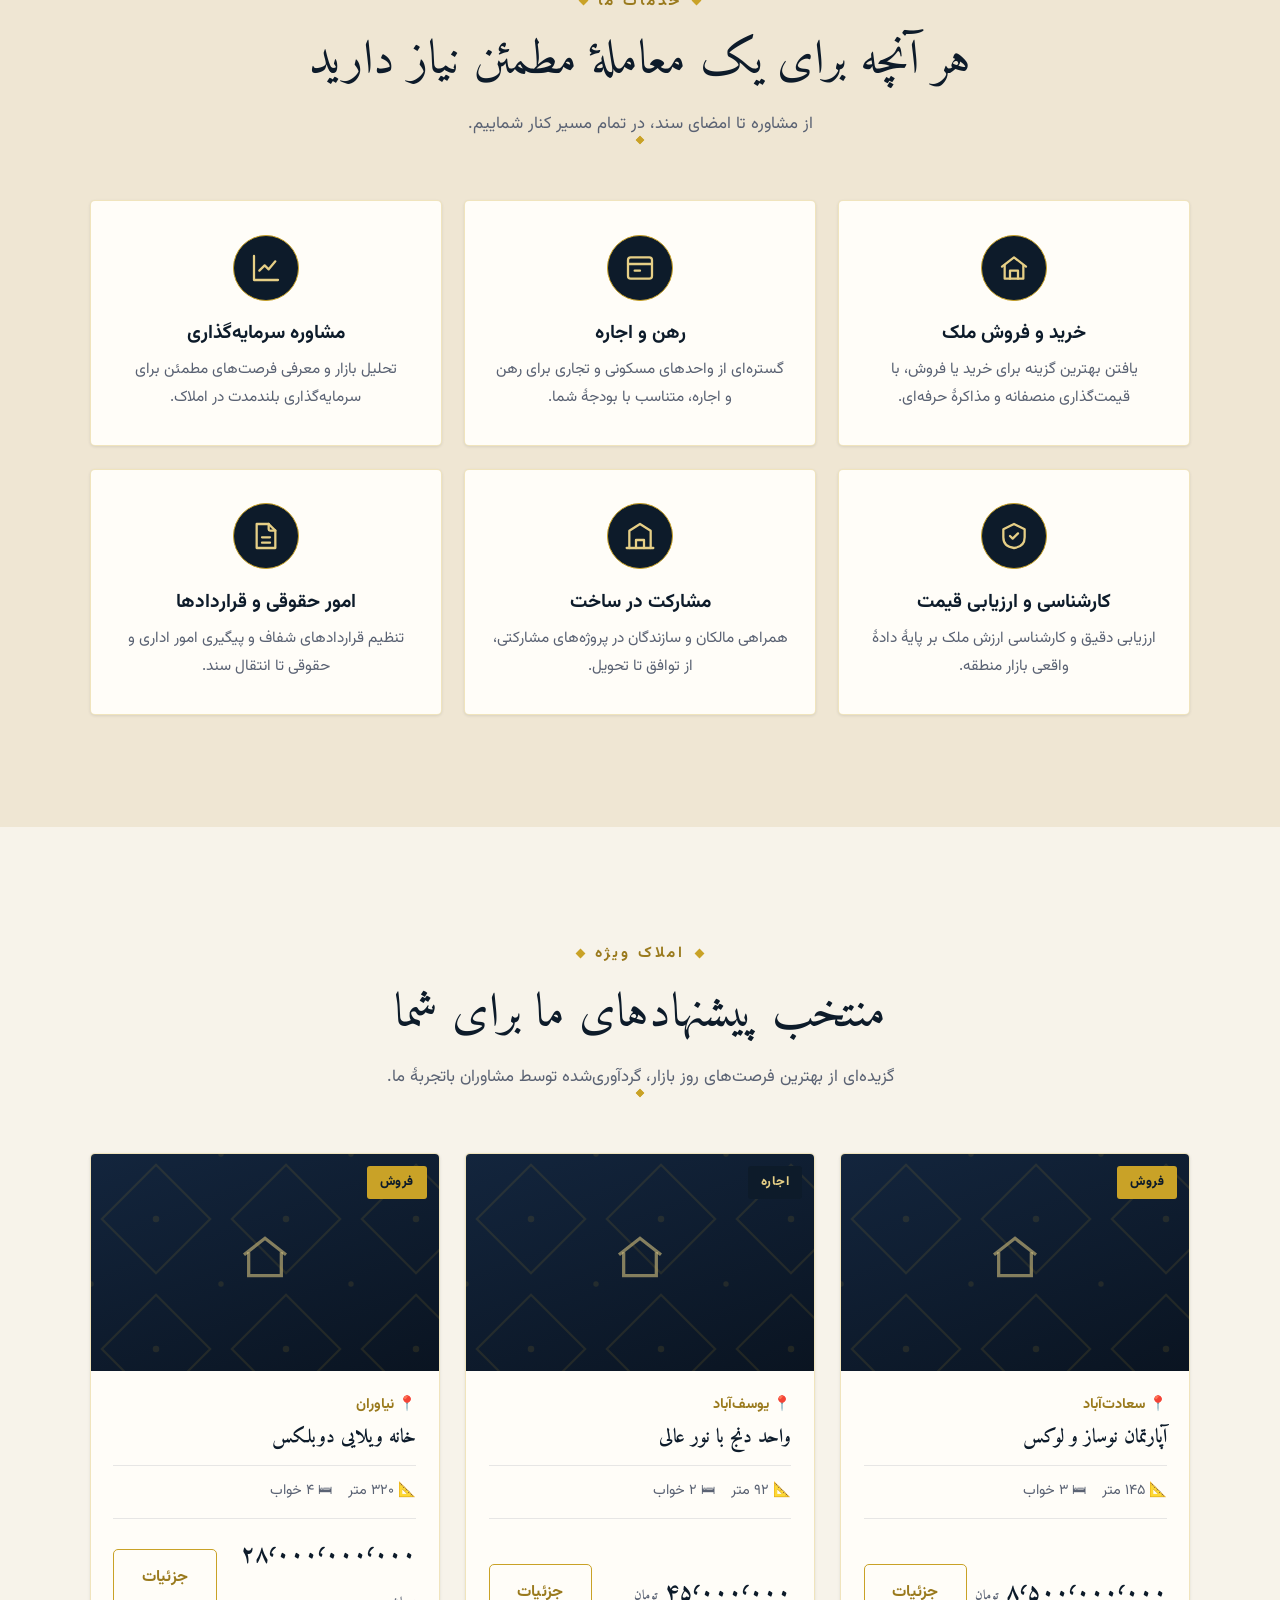
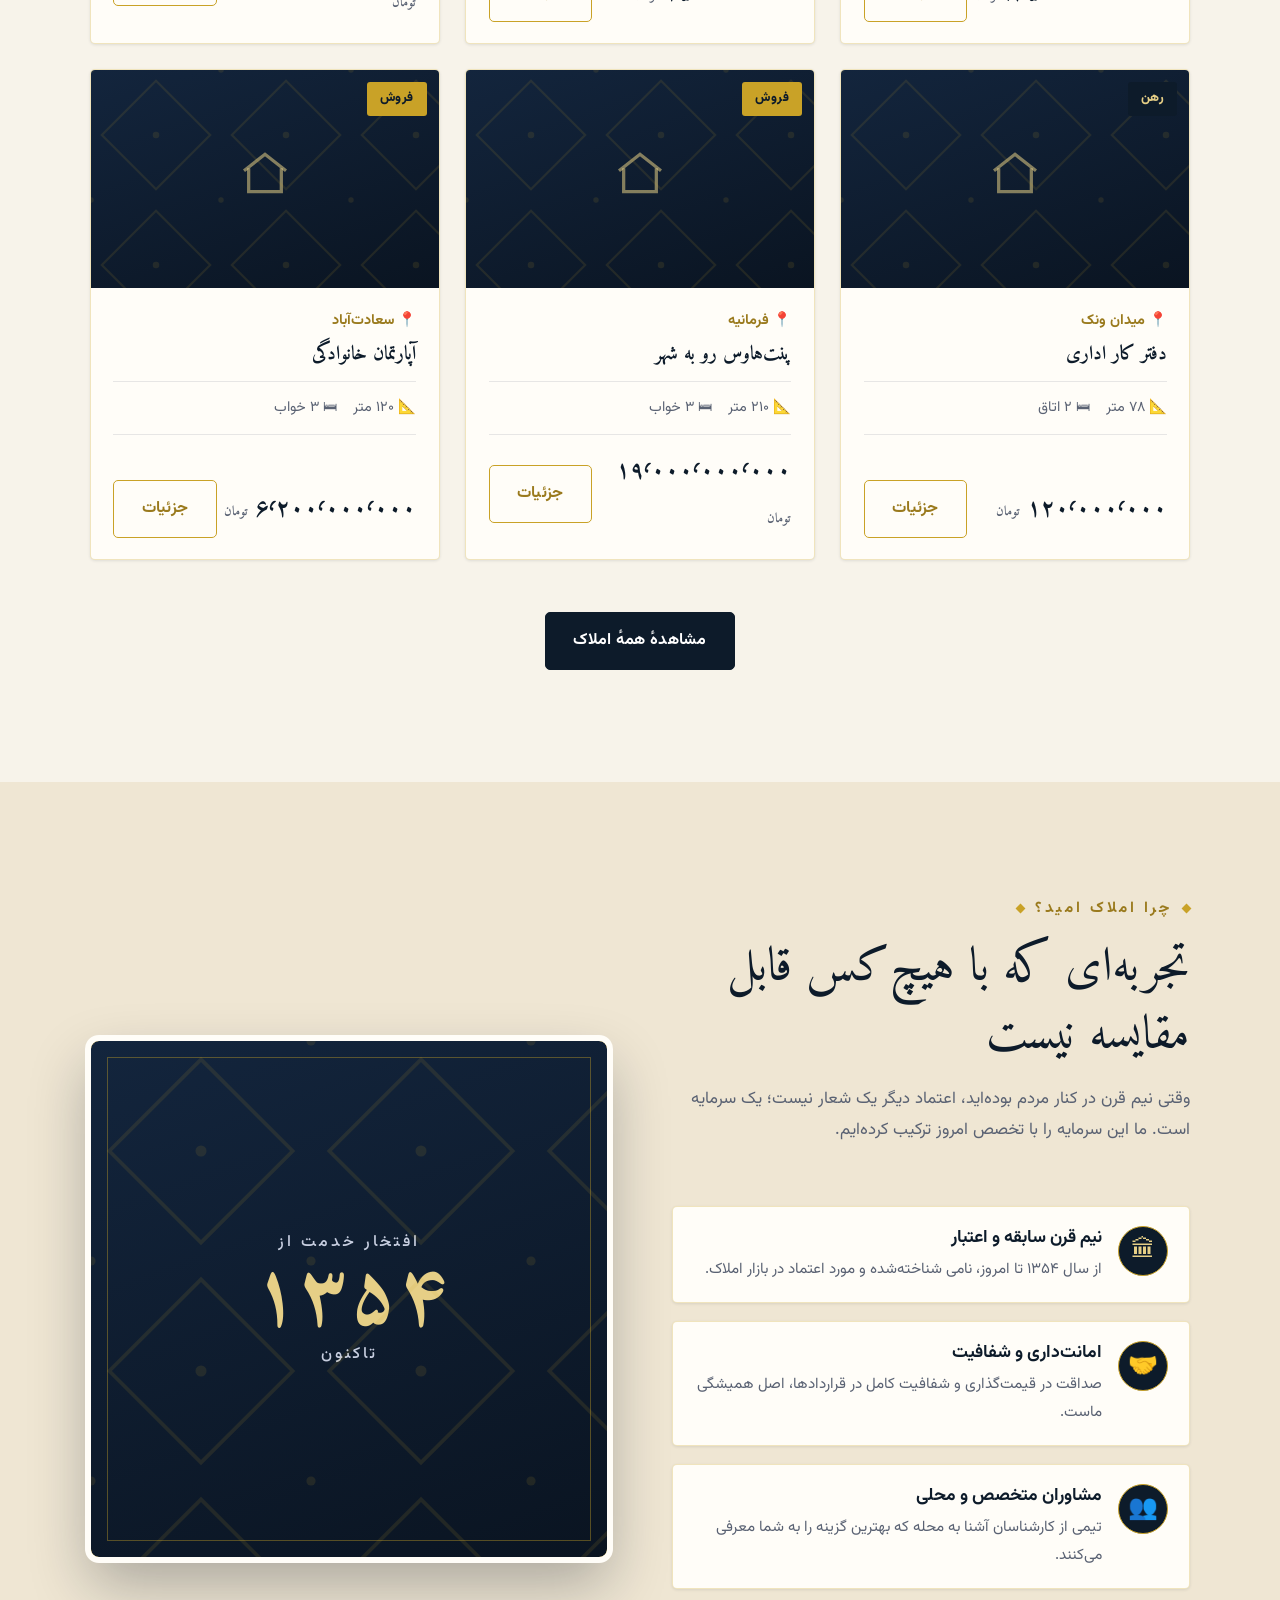
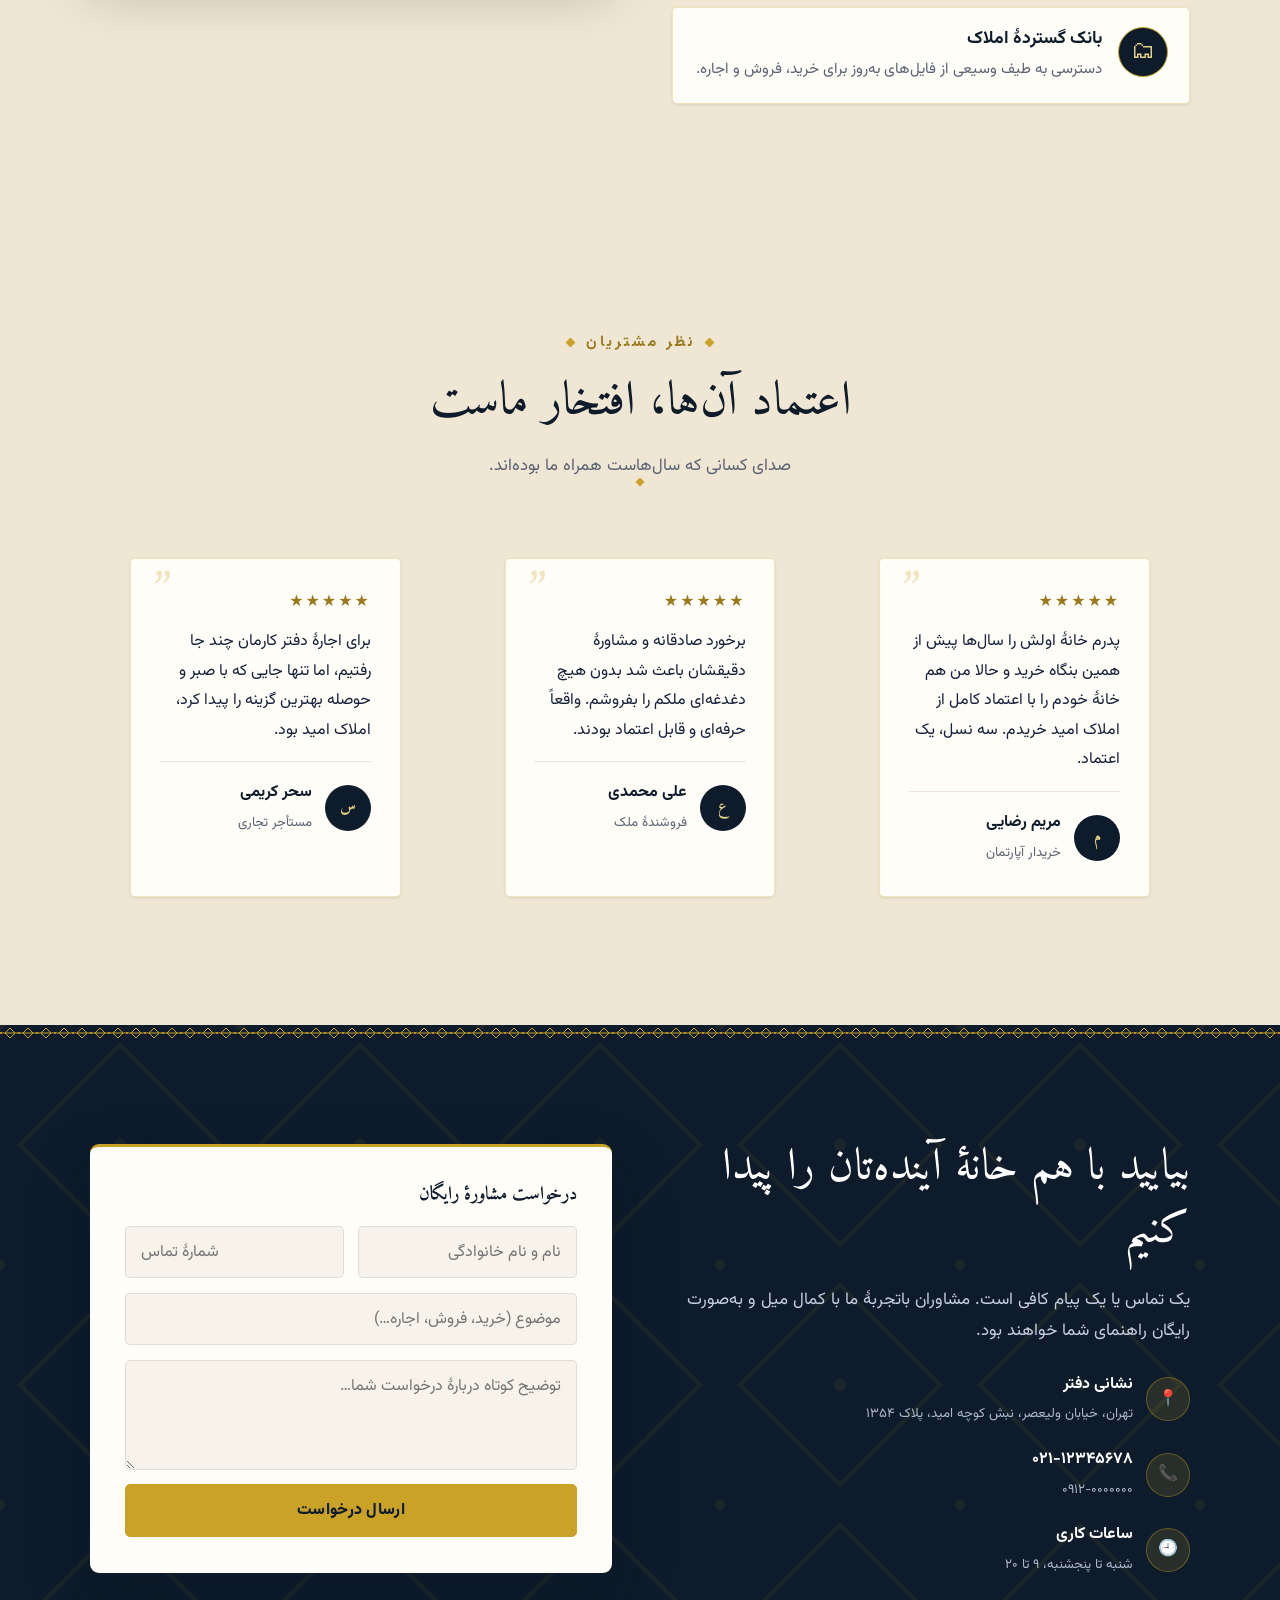
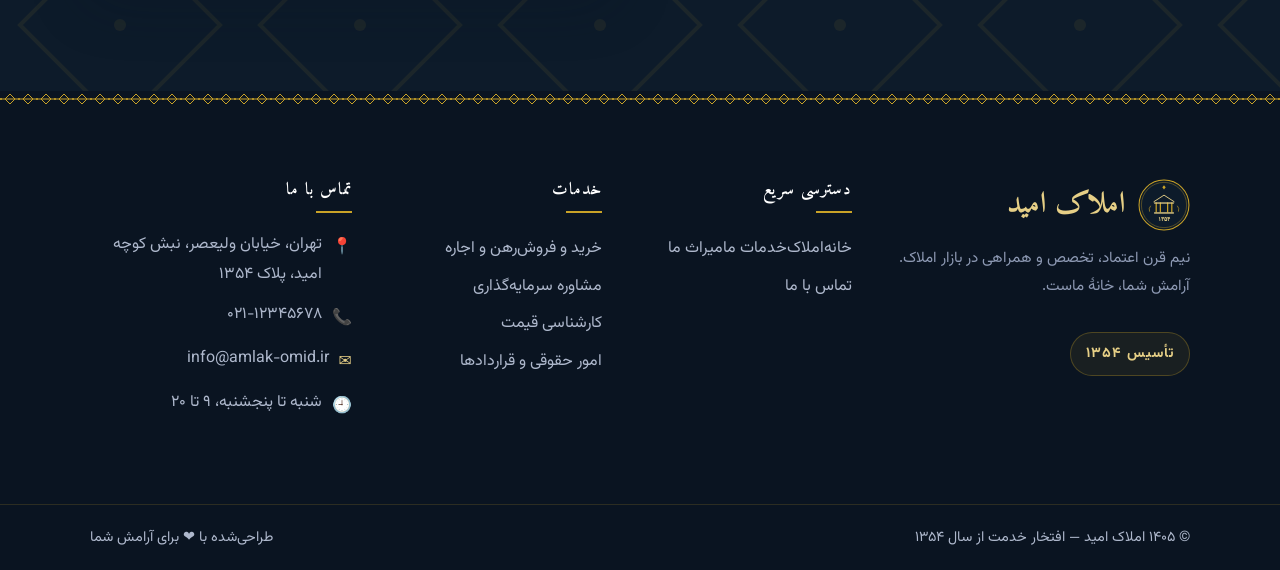
<file: preview/classic.html>
<!doctype html>
<html lang="fa" dir="rtl">
<head>
  <meta charset="utf-8">
  <meta name="viewport" content="width=device-width, initial-scale=1">
  <title>املاک امید (کلاسیک و فاخر) | از سال ۱۳۵۴ در کنار شما</title>
  <meta name="description" content="املاک امید — نیم قرن تجربه در خرید، فروش، رهن و اجاره املاک. تأسیس ۱۳۵۴.">
  <link rel="preconnect" href="https://fonts.googleapis.com">
  <link rel="preconnect" href="https://fonts.gstatic.com" crossorigin>
  <link href="https://fonts.googleapis.com/css2?family=Amiri:wght@400;700&family=Vazirmatn:wght@400;500;700;800;900&display=swap" rel="stylesheet">
  <link rel="stylesheet" href="../wp-content/themes/amlak-omid-classic/assets/css/main.css">
  <!--
    این فایل، پیش‌نمایش ایستا (static) از صفحهٔ نخست قالب وردپرسی «املاک امید» است
    تا بدون نصب وردپرس قابل مشاهده باشد. خروجی واقعی وردپرس از فایل‌های PHP در
    wp-content/themes/amlak-omid/ ساخته می‌شود و از همین CSS/JS استفاده می‌کند.
  -->
</head>
<body class="rtl">

  <a class="sr-only skip-link" href="#main">پرش به محتوای اصلی</a>

  <!-- ============ HEADER ============ -->
  <header class="site-header">
    <div class="site-header__topbar">
      <div class="container">
        <div class="topbar__contact">
          <span aria-hidden="true">📞</span>
          <a href="tel:02112345678">۰۲۱-۱۲۳۴۵۶۷۸</a>
          <span>🕘 شنبه تا پنجشنبه، ۹ تا ۲۰</span>
        </div>
        <div class="topbar__social">
          <a href="#" aria-label="اینستاگرام">اینستاگرام</a>
          <a href="#" aria-label="تلگرام">تلگرام</a>
          <a href="#" aria-label="واتساپ">واتساپ</a>
        </div>
      </div>
    </div>

    <div class="container">
      <div class="site-header__bar">
        <a class="brand" href="#" aria-label="املاک امید — صفحه نخست">
          <span class="brand__seal">
            <img src="../wp-content/themes/amlak-omid-classic/assets/img/seal.svg" alt="" aria-hidden="true">
          </span>
          <span class="brand__name">
            <b>املاک امید</b>
            <small>تأسیس ۱۳۵۴</small>
          </span>
        </a>

        <nav class="main-nav" id="primary-menu" aria-label="منوی اصلی">
          <ul class="menu">
            <li class="current-menu-item"><a href="#main">خانه</a></li>
            <li><a href="#featured">املاک</a></li>
            <li><a href="#services">خدمات</a></li>
            <li><a href="#heritage">میراث ما</a></li>
            <li><a href="#about">درباره ما</a></li>
            <li><a href="#contact">تماس با ما</a></li>
          </ul>
        </nav>

        <div class="header__actions">
          <a class="btn btn--primary" href="#contact">مشاوره رایگان</a>
          <button class="nav-toggle" type="button" aria-expanded="false" aria-controls="primary-menu" aria-label="باز/بسته کردن منو">
            <span></span><span></span><span></span>
          </button>
        </div>
      </div>
    </div>
  </header>

  <main id="main">

    <!-- ============ HERO ============ -->
    <section class="hero" aria-labelledby="hero-title">
      <div class="girih-bg" aria-hidden="true"></div>
      <div class="container">
        <div class="hero__inner">
          <div class="hero__text reveal">
            <span class="hero__seal-badge">
              <span class="dot" aria-hidden="true"></span>
              تأسیس ۱۳۵۴ · بیش از ۵۰ سال اعتماد
            </span>
            <h1 id="hero-title">خانه‌ای که نسل‌هاست به آن اعتماد دارید</h1>
            <p class="hero__lead">از سال ۱۳۵۴ تا امروز؛ نیم قرن تجربه در خرید، فروش، رهن و اجاره املاک — همراه شما، نسل به نسل.</p>
            <div class="hero__cta">
              <a class="btn btn--primary" href="#properties">🏠 مشاهده املاک</a>
              <a class="btn btn--ghost" href="#contact">تماس با مشاوران</a>
            </div>
          </div>

          <div class="hero__visual reveal">
            <div class="hero__frame">
              <div class="hero__frame-content">
                <span class="big-seal">
                  <img src="../wp-content/themes/amlak-omid-classic/assets/img/seal.svg" alt="" aria-hidden="true">
                </span>
                <b>املاک امید</b>
                <span>از سال ۱۳۵۴ در کنار شما</span>
              </div>
            </div>
            <div class="hero__floating">
              <span class="num">۵۰+</span>
              <span class="lbl">سال تجربه<br>در بازار املاک</span>
            </div>
          </div>
        </div>

        <form class="search-bar reveal" id="properties" data-demo onsubmit="return false">
          <div class="search-bar__grid">
            <div class="field">
              <label for="deal">نوع معامله</label>
              <select id="deal" name="deal">
                <option value="">همه</option><option>خرید</option><option>رهن</option><option>اجاره</option>
              </select>
            </div>
            <div class="field">
              <label for="ptype">نوع ملک</label>
              <select id="ptype" name="ptype">
                <option value="">همه</option><option>آپارتمان</option><option>ویلایی</option><option>تجاری/اداری</option><option>زمین</option>
              </select>
            </div>
            <div class="field">
              <label for="area-loc">محله / منطقه</label>
              <input type="text" id="area-loc" name="loc" placeholder="مثلاً: سعادت‌آباد">
            </div>
            <div class="field">
              <label for="budget">بودجه (تومان)</label>
              <select id="budget" name="budget">
                <option value="">بدون محدودیت</option><option>تا ۲ میلیارد</option><option>۲ تا ۵ میلیارد</option><option>۵ تا ۱۰ میلیارد</option><option>بیش از ۱۰ میلیارد</option>
              </select>
            </div>
            <button class="btn btn--gold" type="submit">🔍 جستجو</button>
          </div>
        </form>
      </div>
    </section>

    <!-- ============ STATS ============ -->
    <section class="section stats" aria-label="آمار و دستاوردها">
      <div class="tile-band" aria-hidden="true"></div>
      <div class="girih-bg" aria-hidden="true"></div>
      <div class="container">
        <div class="stats__grid">
          <div class="stat reveal">
            <div class="stat__num"><span data-count="50">۵۰</span><span class="suffix">+</span></div>
            <div class="stat__label">سال تجربه و اعتماد</div>
          </div>
          <div class="stat reveal">
            <div class="stat__num"><span data-count="12000">۱۲٬۰۰۰</span><span class="suffix">+</span></div>
            <div class="stat__label">معاملهٔ موفق</div>
          </div>
          <div class="stat reveal">
            <div class="stat__num"><span data-count="8500">۸٬۵۰۰</span><span class="suffix">+</span></div>
            <div class="stat__label">مشتری راضی</div>
          </div>
          <div class="stat reveal">
            <div class="stat__num"><span data-count="3">۳</span></div>
            <div class="stat__label">نسل در خدمت شما</div>
          </div>
        </div>
      </div>
    </section>

    <!-- ============ HERITAGE TIMELINE ============ -->
    <section class="section" id="heritage" aria-labelledby="heritage-title">
      <div class="container">
        <div class="heading reveal">
          <span class="eyebrow">میراث ما</span>
          <h2 id="heritage-title">نیم قرن، یک نام؛ یک تعهد</h2>
          <p>داستان املاک امید، داستان اعتمادی است که نسل به نسل ساخته شده است. از سال ۱۳۵۴ تا امروز، نام ما ضامن آرامش شما در مهم‌ترین تصمیم‌های زندگی بوده است.</p>
          <span class="rule"></span>
        </div>
        <div class="timeline">
          <div class="tl-item reveal"><span class="tl-item__dot"></span><div class="tl-card"><span class="year">۱۳۵۴</span><h3>آغاز راه</h3><p>بنگاه معاملات املاک امید با اعتماد و امانت‌داری در محله تأسیس شد.</p></div></div>
          <div class="tl-item reveal"><span class="tl-item__dot"></span><div class="tl-card"><span class="year">۱۳۶۵</span><h3>گسترش فعالیت</h3><p>با افزایش مشتریان وفادار، دفتر به مکانی بزرگ‌تر منتقل و تیم مشاوران تقویت شد.</p></div></div>
          <div class="tl-item reveal"><span class="tl-item__dot"></span><div class="tl-card"><span class="year">۱۳۸۰</span><h3>نسل دوم</h3><p>مدیریت به نسل دوم خانواده سپرده شد؛ تخصص پدر، با نگاه تازهٔ فرزندان.</p></div></div>
          <div class="tl-item reveal"><span class="tl-item__dot"></span><div class="tl-card"><span class="year">۱۳۹۵</span><h3>املاک امید آنلاین</h3><p>راه‌اندازی سامانهٔ آنلاین و بانک اطلاعاتی گستردهٔ املاک برای خدمت سریع‌تر.</p></div></div>
          <div class="tl-item reveal"><span class="tl-item__dot"></span><div class="tl-card"><span class="year">۱۴۰۴</span><h3>نیم قرن اعتماد</h3><p>امروز با بیش از ۵۰ سال تجربه و سه نسل، همچنان در کنار شما هستیم.</p></div></div>
        </div>
      </div>
    </section>

    <!-- ============ SERVICES ============ -->
    <section class="section section--cream2" id="services" aria-labelledby="services-title">
      <div class="container">
        <div class="heading reveal">
          <span class="eyebrow">خدمات ما</span>
          <h2 id="services-title">هر آنچه برای یک معاملهٔ مطمئن نیاز دارید</h2>
          <p>از مشاوره تا امضای سند، در تمام مسیر کنار شماییم.</p>
          <span class="rule"></span>
        </div>
        <div class="services__grid">
          <article class="service-card reveal"><div class="service-card__icon"><svg viewBox="0 0 24 24" fill="none" stroke="currentColor" stroke-width="1.7" stroke-linecap="round" stroke-linejoin="round"><path d="M3 11l9-7 9 7"/><path d="M5 10v10h14V10"/><path d="M9 20v-6h6v6"/></svg></div><h3>خرید و فروش ملک</h3><p>یافتن بهترین گزینه برای خرید یا فروش، با قیمت‌گذاری منصفانه و مذاکرهٔ حرفه‌ای.</p></article>
          <article class="service-card reveal"><div class="service-card__icon"><svg viewBox="0 0 24 24" fill="none" stroke="currentColor" stroke-width="1.7" stroke-linecap="round" stroke-linejoin="round"><rect x="3" y="4" width="18" height="16" rx="2"/><path d="M3 9h18"/><path d="M8 14h4"/></svg></div><h3>رهن و اجاره</h3><p>گستره‌ای از واحدهای مسکونی و تجاری برای رهن و اجاره، متناسب با بودجهٔ شما.</p></article>
          <article class="service-card reveal"><div class="service-card__icon"><svg viewBox="0 0 24 24" fill="none" stroke="currentColor" stroke-width="1.7" stroke-linecap="round" stroke-linejoin="round"><path d="M3 3v18h18"/><path d="M7 14l4-4 3 3 5-6"/></svg></div><h3>مشاوره سرمایه‌گذاری</h3><p>تحلیل بازار و معرفی فرصت‌های مطمئن برای سرمایه‌گذاری بلندمدت در املاک.</p></article>
          <article class="service-card reveal"><div class="service-card__icon"><svg viewBox="0 0 24 24" fill="none" stroke="currentColor" stroke-width="1.7" stroke-linecap="round" stroke-linejoin="round"><path d="M12 3l8 4v6c0 5-3.5 7.5-8 8-4.5-.5-8-3-8-8V7z"/><path d="M9 12l2 2 4-4"/></svg></div><h3>کارشناسی و ارزیابی قیمت</h3><p>ارزیابی دقیق و کارشناسی ارزش ملک بر پایهٔ دادهٔ واقعی بازار منطقه.</p></article>
          <article class="service-card reveal"><div class="service-card__icon"><svg viewBox="0 0 24 24" fill="none" stroke="currentColor" stroke-width="1.7" stroke-linecap="round" stroke-linejoin="round"><path d="M2 21h20"/><path d="M4 21V8l8-5 8 5v13"/><path d="M9 21v-6h6v6"/></svg></div><h3>مشارکت در ساخت</h3><p>همراهی مالکان و سازندگان در پروژه‌های مشارکتی، از توافق تا تحویل.</p></article>
          <article class="service-card reveal"><div class="service-card__icon"><svg viewBox="0 0 24 24" fill="none" stroke="currentColor" stroke-width="1.7" stroke-linecap="round" stroke-linejoin="round"><path d="M14 3v4a1 1 0 0 0 1 1h4"/><path d="M5 3h9l5 5v13H5z"/><path d="M9 13h6"/><path d="M9 17h6"/></svg></div><h3>امور حقوقی و قراردادها</h3><p>تنظیم قراردادهای شفاف و پیگیری امور اداری و حقوقی تا انتقال سند.</p></article>
        </div>
      </div>
    </section>

    <!-- ============ FEATURED PROPERTIES ============ -->
    <section class="section" id="featured" aria-labelledby="featured-title">
      <div class="container">
        <div class="heading reveal">
          <span class="eyebrow">املاک ویژه</span>
          <h2 id="featured-title">منتخب پیشنهادهای ما برای شما</h2>
          <p>گزیده‌ای از بهترین فرصت‌های روز بازار، گردآوری‌شده توسط مشاوران باتجربهٔ ما.</p>
          <span class="rule"></span>
        </div>
        <div class="props__grid">
          <article class="prop-card reveal"><div class="prop-card__media"><span class="prop-card__badge">فروش</span><span class="ph-icon"><svg width="56" height="56" viewBox="0 0 24 24" fill="none" stroke="currentColor" stroke-width="1.4"><path d="M3 11l9-7 9 7"/><path d="M5 10v10h14V10"/></svg></span></div><div class="prop-card__body"><span class="prop-card__loc">📍 سعادت‌آباد</span><h3>آپارتمان نوساز و لوکس</h3><div class="prop-card__feats"><span>📐 ۱۴۵ متر</span><span>🛏 ۳ خواب</span></div><div class="prop-card__foot"><span class="prop-card__price">۸٬۵۰۰٬۰۰۰٬۰۰۰ <small>تومان</small></span><a class="btn btn--ghost" href="#contact">جزئیات</a></div></div></article>
          <article class="prop-card reveal"><div class="prop-card__media"><span class="prop-card__badge prop-card__badge--rent">اجاره</span><span class="ph-icon"><svg width="56" height="56" viewBox="0 0 24 24" fill="none" stroke="currentColor" stroke-width="1.4"><path d="M3 11l9-7 9 7"/><path d="M5 10v10h14V10"/></svg></span></div><div class="prop-card__body"><span class="prop-card__loc">📍 یوسف‌آباد</span><h3>واحد دنج با نور عالی</h3><div class="prop-card__feats"><span>📐 ۹۲ متر</span><span>🛏 ۲ خواب</span></div><div class="prop-card__foot"><span class="prop-card__price">۴۵٬۰۰۰٬۰۰۰ <small>تومان</small></span><a class="btn btn--ghost" href="#contact">جزئیات</a></div></div></article>
          <article class="prop-card reveal"><div class="prop-card__media"><span class="prop-card__badge">فروش</span><span class="ph-icon"><svg width="56" height="56" viewBox="0 0 24 24" fill="none" stroke="currentColor" stroke-width="1.4"><path d="M3 11l9-7 9 7"/><path d="M5 10v10h14V10"/></svg></span></div><div class="prop-card__body"><span class="prop-card__loc">📍 نیاوران</span><h3>خانه ویلایی دوبلکس</h3><div class="prop-card__feats"><span>📐 ۳۲۰ متر</span><span>🛏 ۴ خواب</span></div><div class="prop-card__foot"><span class="prop-card__price">۲۸٬۰۰۰٬۰۰۰٬۰۰۰ <small>تومان</small></span><a class="btn btn--ghost" href="#contact">جزئیات</a></div></div></article>
          <article class="prop-card reveal"><div class="prop-card__media"><span class="prop-card__badge prop-card__badge--rent">رهن</span><span class="ph-icon"><svg width="56" height="56" viewBox="0 0 24 24" fill="none" stroke="currentColor" stroke-width="1.4"><path d="M3 11l9-7 9 7"/><path d="M5 10v10h14V10"/></svg></span></div><div class="prop-card__body"><span class="prop-card__loc">📍 میدان ونک</span><h3>دفتر کار اداری</h3><div class="prop-card__feats"><span>📐 ۷۸ متر</span><span>🛏 ۲ اتاق</span></div><div class="prop-card__foot"><span class="prop-card__price">۱۲۰٬۰۰۰٬۰۰۰ <small>تومان</small></span><a class="btn btn--ghost" href="#contact">جزئیات</a></div></div></article>
          <article class="prop-card reveal"><div class="prop-card__media"><span class="prop-card__badge">فروش</span><span class="ph-icon"><svg width="56" height="56" viewBox="0 0 24 24" fill="none" stroke="currentColor" stroke-width="1.4"><path d="M3 11l9-7 9 7"/><path d="M5 10v10h14V10"/></svg></span></div><div class="prop-card__body"><span class="prop-card__loc">📍 فرمانیه</span><h3>پنت‌هاوس رو به شهر</h3><div class="prop-card__feats"><span>📐 ۲۱۰ متر</span><span>🛏 ۳ خواب</span></div><div class="prop-card__foot"><span class="prop-card__price">۱۹٬۰۰۰٬۰۰۰٬۰۰۰ <small>تومان</small></span><a class="btn btn--ghost" href="#contact">جزئیات</a></div></div></article>
          <article class="prop-card reveal"><div class="prop-card__media"><span class="prop-card__badge">فروش</span><span class="ph-icon"><svg width="56" height="56" viewBox="0 0 24 24" fill="none" stroke="currentColor" stroke-width="1.4"><path d="M3 11l9-7 9 7"/><path d="M5 10v10h14V10"/></svg></span></div><div class="prop-card__body"><span class="prop-card__loc">📍 سعادت‌آباد</span><h3>آپارتمان خانوادگی</h3><div class="prop-card__feats"><span>📐 ۱۲۰ متر</span><span>🛏 ۳ خواب</span></div><div class="prop-card__foot"><span class="prop-card__price">۶٬۲۰۰٬۰۰۰٬۰۰۰ <small>تومان</small></span><a class="btn btn--ghost" href="#contact">جزئیات</a></div></div></article>
        </div>
        <div class="props__more reveal"><a class="btn btn--primary" href="#contact">مشاهدهٔ همهٔ املاک</a></div>
      </div>
    </section>

    <!-- ============ WHY US ============ -->
    <section class="section why" id="about" aria-labelledby="why-title">
      <div class="container">
        <div class="why__inner">
          <div class="why__text reveal">
            <div class="heading" style="text-align:start;margin-inline:0">
              <span class="eyebrow" style="margin-inline-start:0">چرا املاک امید؟</span>
              <h2 id="why-title">تجربه‌ای که با هیچ‌کس قابل مقایسه نیست</h2>
              <p style="margin:0">وقتی نیم قرن در کنار مردم بوده‌اید، اعتماد دیگر یک شعار نیست؛ یک سرمایه است. ما این سرمایه را با تخصص امروز ترکیب کرده‌ایم.</p>
            </div>
            <div class="why__list">
              <div class="why-item"><span class="why-item__icon" style="font-size:1.5rem">🏛</span><div><h3>نیم قرن سابقه و اعتبار</h3><p>از سال ۱۳۵۴ تا امروز، نامی شناخته‌شده و مورد اعتماد در بازار املاک.</p></div></div>
              <div class="why-item"><span class="why-item__icon" style="font-size:1.5rem">🤝</span><div><h3>امانت‌داری و شفافیت</h3><p>صداقت در قیمت‌گذاری و شفافیت کامل در قراردادها، اصل همیشگی ماست.</p></div></div>
              <div class="why-item"><span class="why-item__icon" style="font-size:1.5rem">👥</span><div><h3>مشاوران متخصص و محلی</h3><p>تیمی از کارشناسان آشنا به محله که بهترین گزینه را به شما معرفی می‌کنند.</p></div></div>
              <div class="why-item"><span class="why-item__icon" style="font-size:1.5rem">🗂</span><div><h3>بانک گستردهٔ املاک</h3><p>دسترسی به طیف وسیعی از فایل‌های به‌روز برای خرید، فروش و اجاره.</p></div></div>
            </div>
          </div>
          <div class="why__art reveal" aria-hidden="true">
            <div class="est"><span>افتخار خدمت از</span><b>۱۳۵۴</b><span>تاکنون</span></div>
          </div>
        </div>
      </div>
    </section>

    <!-- ============ TESTIMONIALS ============ -->
    <section class="section section--cream2" aria-labelledby="tst-title">
      <div class="container">
        <div class="heading reveal">
          <span class="eyebrow">نظر مشتریان</span>
          <h2 id="tst-title">اعتماد آن‌ها، افتخار ماست</h2>
          <p>صدای کسانی که سال‌هاست همراه ما بوده‌اند.</p>
          <span class="rule"></span>
        </div>
        <div class="tst__grid">
          <figure class="tst-card reveal"><span class="quote">”</span><div class="stars" aria-label="۵ از ۵">★★★★★</div><blockquote style="margin:0;padding:0;border:0"><p>پدرم خانهٔ اولش را سال‌ها پیش از همین بنگاه خرید و حالا من هم خانهٔ خودم را با اعتماد کامل از املاک امید خریدم. سه نسل، یک اعتماد.</p></blockquote><figcaption class="tst-card__person"><span class="tst-card__avatar">م</span><span><b>مریم رضایی</b><small>خریدار آپارتمان</small></span></figcaption></figure>
          <figure class="tst-card reveal"><span class="quote">”</span><div class="stars" aria-label="۵ از ۵">★★★★★</div><blockquote style="margin:0;padding:0;border:0"><p>برخورد صادقانه و مشاورهٔ دقیقشان باعث شد بدون هیچ دغدغه‌ای ملکم را بفروشم. واقعاً حرفه‌ای و قابل اعتماد بودند.</p></blockquote><figcaption class="tst-card__person"><span class="tst-card__avatar">ع</span><span><b>علی محمدی</b><small>فروشندهٔ ملک</small></span></figcaption></figure>
          <figure class="tst-card reveal"><span class="quote">”</span><div class="stars" aria-label="۵ از ۵">★★★★★</div><blockquote style="margin:0;padding:0;border:0"><p>برای اجارهٔ دفتر کارمان چند جا رفتیم، اما تنها جایی که با صبر و حوصله بهترین گزینه را پیدا کرد، املاک امید بود.</p></blockquote><figcaption class="tst-card__person"><span class="tst-card__avatar">س</span><span><b>سحر کریمی</b><small>مستأجر تجاری</small></span></figcaption></figure>
        </div>
      </div>
    </section>

    <!-- ============ CTA / CONTACT ============ -->
    <section class="section cta" id="contact" aria-labelledby="cta-title">
      <div class="tile-band" aria-hidden="true"></div>
      <div class="girih-bg" aria-hidden="true"></div>
      <div class="container">
        <div class="cta__inner">
          <div class="cta__text reveal">
            <h2 id="cta-title">بیایید با هم خانهٔ آینده‌تان را پیدا کنیم</h2>
            <p>یک تماس یا یک پیام کافی است. مشاوران باتجربهٔ ما با کمال میل و به‌صورت رایگان راهنمای شما خواهند بود.</p>
            <ul class="cta__contacts">
              <li><span class="ic" aria-hidden="true">📍</span><span><b>نشانی دفتر</b><small>تهران، خیابان ولیعصر، نبش کوچه امید، پلاک ۱۳۵۴</small></span></li>
              <li><span class="ic" aria-hidden="true">📞</span><span><b>۰۲۱-۱۲۳۴۵۶۷۸</b><small>۰۹۱۲-۰۰۰۰۰۰۰</small></span></li>
              <li><span class="ic" aria-hidden="true">🕘</span><span><b>ساعات کاری</b><small>شنبه تا پنجشنبه، ۹ تا ۲۰</small></span></li>
            </ul>
          </div>
          <div class="contact-card reveal">
            <h3>درخواست مشاورهٔ رایگان</h3>
            <form class="contact-form" data-demo onsubmit="return false">
              <div class="row">
                <input type="text" name="name" placeholder="نام و نام خانوادگی" required>
                <input type="tel" name="phone" placeholder="شمارهٔ تماس" required>
              </div>
              <input type="text" name="subject" placeholder="موضوع (خرید، فروش، اجاره…)">
              <textarea name="message" placeholder="توضیح کوتاه دربارهٔ درخواست شما…"></textarea>
              <button type="submit" class="btn btn--gold">ارسال درخواست</button>
              <p class="form-note" hidden style="margin:0;color:var(--turquoise-dark);font-weight:700">✓ درخواست شما ثبت شد. به‌زودی با شما تماس می‌گیریم. (نمونهٔ نمایشی)</p>
            </form>
          </div>
        </div>
      </div>
    </section>

  </main>

  <!-- ============ FOOTER ============ -->
  <footer class="site-footer">
    <div class="tile-band" aria-hidden="true"></div>
    <div class="site-footer__main">
      <div class="container">
        <div class="footer-grid">
          <div class="footer-col footer-brand">
            <span class="brand">
              <span class="brand__seal">
                <img src="../wp-content/themes/amlak-omid-classic/assets/img/seal.svg" alt="" aria-hidden="true">
              </span>
              <span class="brand__name"><b>املاک امید</b></span>
            </span>
            <p>نیم قرن اعتماد، تخصص و همراهی در بازار املاک. آرامش شما، خانهٔ ماست.</p>
            <span class="footer-seal"> تأسیس ۱۳۵۴</span>
          </div>
          <div class="footer-col">
            <h4>دسترسی سریع</h4>
            <a href="#main">خانه</a><a href="#featured">املاک</a><a href="#services">خدمات ما</a><a href="#heritage">میراث ما</a><a href="#contact">تماس با ما</a>
          </div>
          <div class="footer-col">
            <h4>خدمات</h4>
            <a href="#services">خرید و فروش</a><a href="#services">رهن و اجاره</a><a href="#services">مشاوره سرمایه‌گذاری</a><a href="#services">کارشناسی قیمت</a><a href="#services">امور حقوقی و قراردادها</a>
          </div>
          <div class="footer-col">
            <h4>تماس با ما</h4>
            <ul class="footer-contact">
              <li><span class="ic" aria-hidden="true">📍</span><span>تهران، خیابان ولیعصر، نبش کوچه امید، پلاک ۱۳۵۴</span></li>
              <li><span class="ic" aria-hidden="true">📞</span><span>۰۲۱-۱۲۳۴۵۶۷۸</span></li>
              <li><span class="ic" aria-hidden="true">✉️</span><span>info@amlak-omid.ir</span></li>
              <li><span class="ic" aria-hidden="true">🕘</span><span>شنبه تا پنجشنبه، ۹ تا ۲۰</span></li>
            </ul>
          </div>
        </div>
      </div>
    </div>
    <div class="site-footer__bottom">
      <div class="container">
        <span>© ۱۴۰۵ املاک امید — افتخار خدمت از سال ۱۳۵۴</span>
        <span>طراحی‌شده با ❤ برای آرامش شما</span>
      </div>
    </div>
  </footer>

  <button class="to-top" type="button" aria-label="بازگشت به بالا">▲</button>

  <script src="../wp-content/themes/amlak-omid-classic/assets/js/main.js"></script>
</body>
</html>
</file>
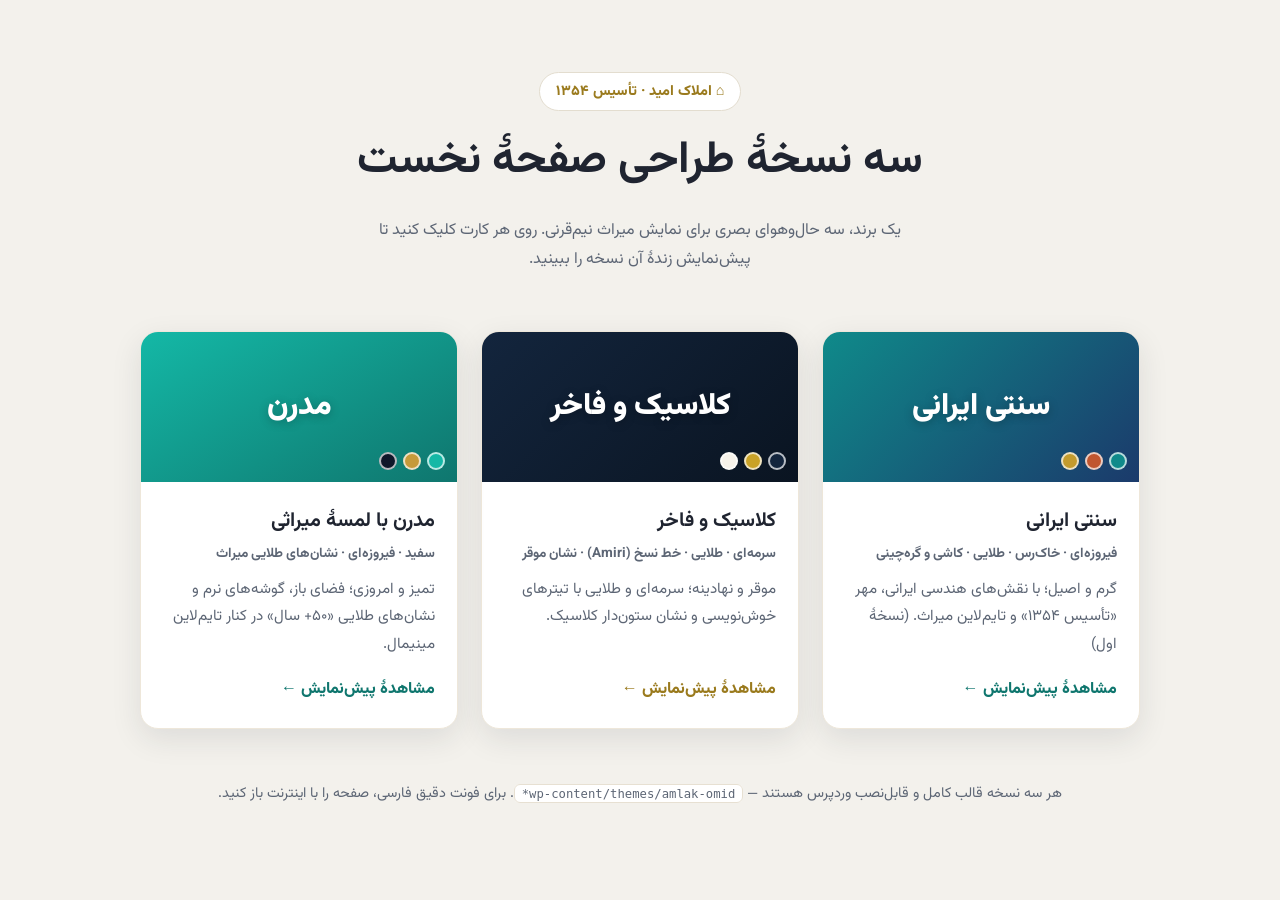
<file: preview/compare.html>
<!doctype html>
<html lang="fa" dir="rtl">
<head>
  <meta charset="utf-8">
  <meta name="viewport" content="width=device-width, initial-scale=1">
  <title>املاک امید — سه نسخهٔ طراحی صفحهٔ نخست</title>
  <link href="https://fonts.googleapis.com/css2?family=Vazirmatn:wght@400;500;700;800;900&display=swap" rel="stylesheet">
  <style>
    :root { --ink:#1f2430; --soft:#5d6675; }
    * { box-sizing: border-box; }
    body { margin:0; font-family:'Vazirmatn',Tahoma,sans-serif; color:var(--ink);
      background:#f3f1ec; line-height:1.8; }
    .wrap { max-width:1080px; margin-inline:auto; padding:clamp(28px,6vw,72px) clamp(16px,4vw,40px); }
    header { text-align:center; margin-bottom:clamp(32px,5vw,56px); }
    header .badge { display:inline-block; background:#fff; border:1px solid #e3ddcf;
      color:#9a7a1d; font-weight:800; padding:.35rem 1rem; border-radius:999px; font-size:.9rem; }
    header h1 { font-size:clamp(1.8rem,5vw,2.8rem); margin:.6rem 0 .3rem; }
    header p { color:var(--soft); max-width:60ch; margin-inline:auto; }
    .grid { display:grid; grid-template-columns:repeat(3,1fr); gap:1.4rem; }
    @media (max-width:820px){ .grid{ grid-template-columns:1fr; max-width:440px; margin-inline:auto; } }
    .card { background:#fff; border-radius:18px; overflow:hidden; text-decoration:none; color:inherit;
      box-shadow:0 10px 30px rgba(31,36,48,.10); border:1px solid #eee7da;
      transition:transform .2s, box-shadow .2s; display:flex; flex-direction:column; }
    .card:hover { transform:translateY(-6px); box-shadow:0 22px 50px rgba(31,36,48,.16); }
    .swatch { height:150px; display:grid; place-items:center; position:relative; color:#fff; }
    .swatch b { font-size:1.9rem; font-weight:900; text-shadow:0 2px 10px rgba(0,0,0,.25); }
    .swatch .chips { position:absolute; inset-block-end:12px; inset-inline-start:12px; display:flex; gap:6px; }
    .swatch .chips i { width:18px; height:18px; border-radius:50%; border:2px solid rgba(255,255,255,.7); display:block; }
    .s-trad { background:linear-gradient(135deg,#0f8a8a,#1b3a6b); }
    .s-classic { background:linear-gradient(135deg,#13253d,#0a1421); }
    .s-modern { background:linear-gradient(150deg,#14b8a6,#0f766e); }
    .body { padding:1.3rem 1.4rem 1.5rem; flex:1; display:flex; flex-direction:column; }
    .body h2 { font-size:1.25rem; margin:0 0 .2rem; }
    .body .tag { color:var(--soft); font-size:.85rem; font-weight:700; margin-bottom:.6rem; }
    .body p { color:var(--soft); font-size:.95rem; margin:0 0 1.1rem; }
    .body .go { margin-top:auto; font-weight:800; color:#0f766e; }
    .s-classic ~ .body .go { color:#9a7a1d; }
    footer { text-align:center; color:var(--soft); margin-top:clamp(32px,5vw,52px); font-size:.9rem; }
    code { background:#fff; border:1px solid #e7e0d2; padding:.1rem .4rem; border-radius:6px; font-size:.85em; }
  </style>
</head>
<body>
  <div class="wrap">
    <header>
      <span class="badge">⌂ املاک امید · تأسیس ۱۳۵۴</span>
      <h1>سه نسخهٔ طراحی صفحهٔ نخست</h1>
      <p>یک برند، سه حال‌وهوای بصری برای نمایش میراث نیم‌قرنی. روی هر کارت کلیک کنید تا پیش‌نمایش زندهٔ آن نسخه را ببینید.</p>
    </header>

    <div class="grid">
      <a class="card" href="index.html">
        <div class="swatch s-trad"><b>سنتی ایرانی</b>
          <div class="chips"><i style="background:#0f8a8a"></i><i style="background:#c0562f"></i><i style="background:#c39b2e"></i></div>
        </div>
        <div class="body">
          <h2>سنتی ایرانی</h2>
          <div class="tag">فیروزه‌ای · خاک‌رس · طلایی · کاشی و گره‌چینی</div>
          <p>گرم و اصیل؛ با نقش‌های هندسی ایرانی، مهر «تأسیس ۱۳۵۴» و تایم‌لاین میراث. (نسخهٔ اول)</p>
          <span class="go">مشاهدهٔ پیش‌نمایش ←</span>
        </div>
      </a>

      <a class="card" href="classic.html">
        <div class="swatch s-classic"><b>کلاسیک و فاخر</b>
          <div class="chips"><i style="background:#13253d"></i><i style="background:#c9a227"></i><i style="background:#f7f3ea"></i></div>
        </div>
        <div class="body">
          <h2>کلاسیک و فاخر</h2>
          <div class="tag">سرمه‌ای · طلایی · خط نسخ (Amiri) · نشان موقر</div>
          <p>موقر و نهادینه؛ سرمه‌ای و طلایی با تیترهای خوش‌نویسی و نشان ستون‌دار کلاسیک.</p>
          <span class="go">مشاهدهٔ پیش‌نمایش ←</span>
        </div>
      </a>

      <a class="card" href="modern.html">
        <div class="swatch s-modern"><b>مدرن</b>
          <div class="chips"><i style="background:#14b8a6"></i><i style="background:#c69a3a"></i><i style="background:#0f172a"></i></div>
        </div>
        <div class="body">
          <h2>مدرن با لمسهٔ میراثی</h2>
          <div class="tag">سفید · فیروزه‌ای · نشان‌های طلایی میراث</div>
          <p>تمیز و امروزی؛ فضای باز، گوشه‌های نرم و نشان‌های طلایی «۵۰+ سال» در کنار تایم‌لاین مینیمال.</p>
          <span class="go">مشاهدهٔ پیش‌نمایش ←</span>
        </div>
      </a>
    </div>

    <footer>
      هر سه نسخه قالب کامل و قابل‌نصب وردپرس هستند —
      <code>wp-content/themes/amlak-omid*</code>. برای فونت دقیق فارسی، صفحه را با اینترنت باز کنید.
    </footer>
  </div>
</body>
</html>
</file>
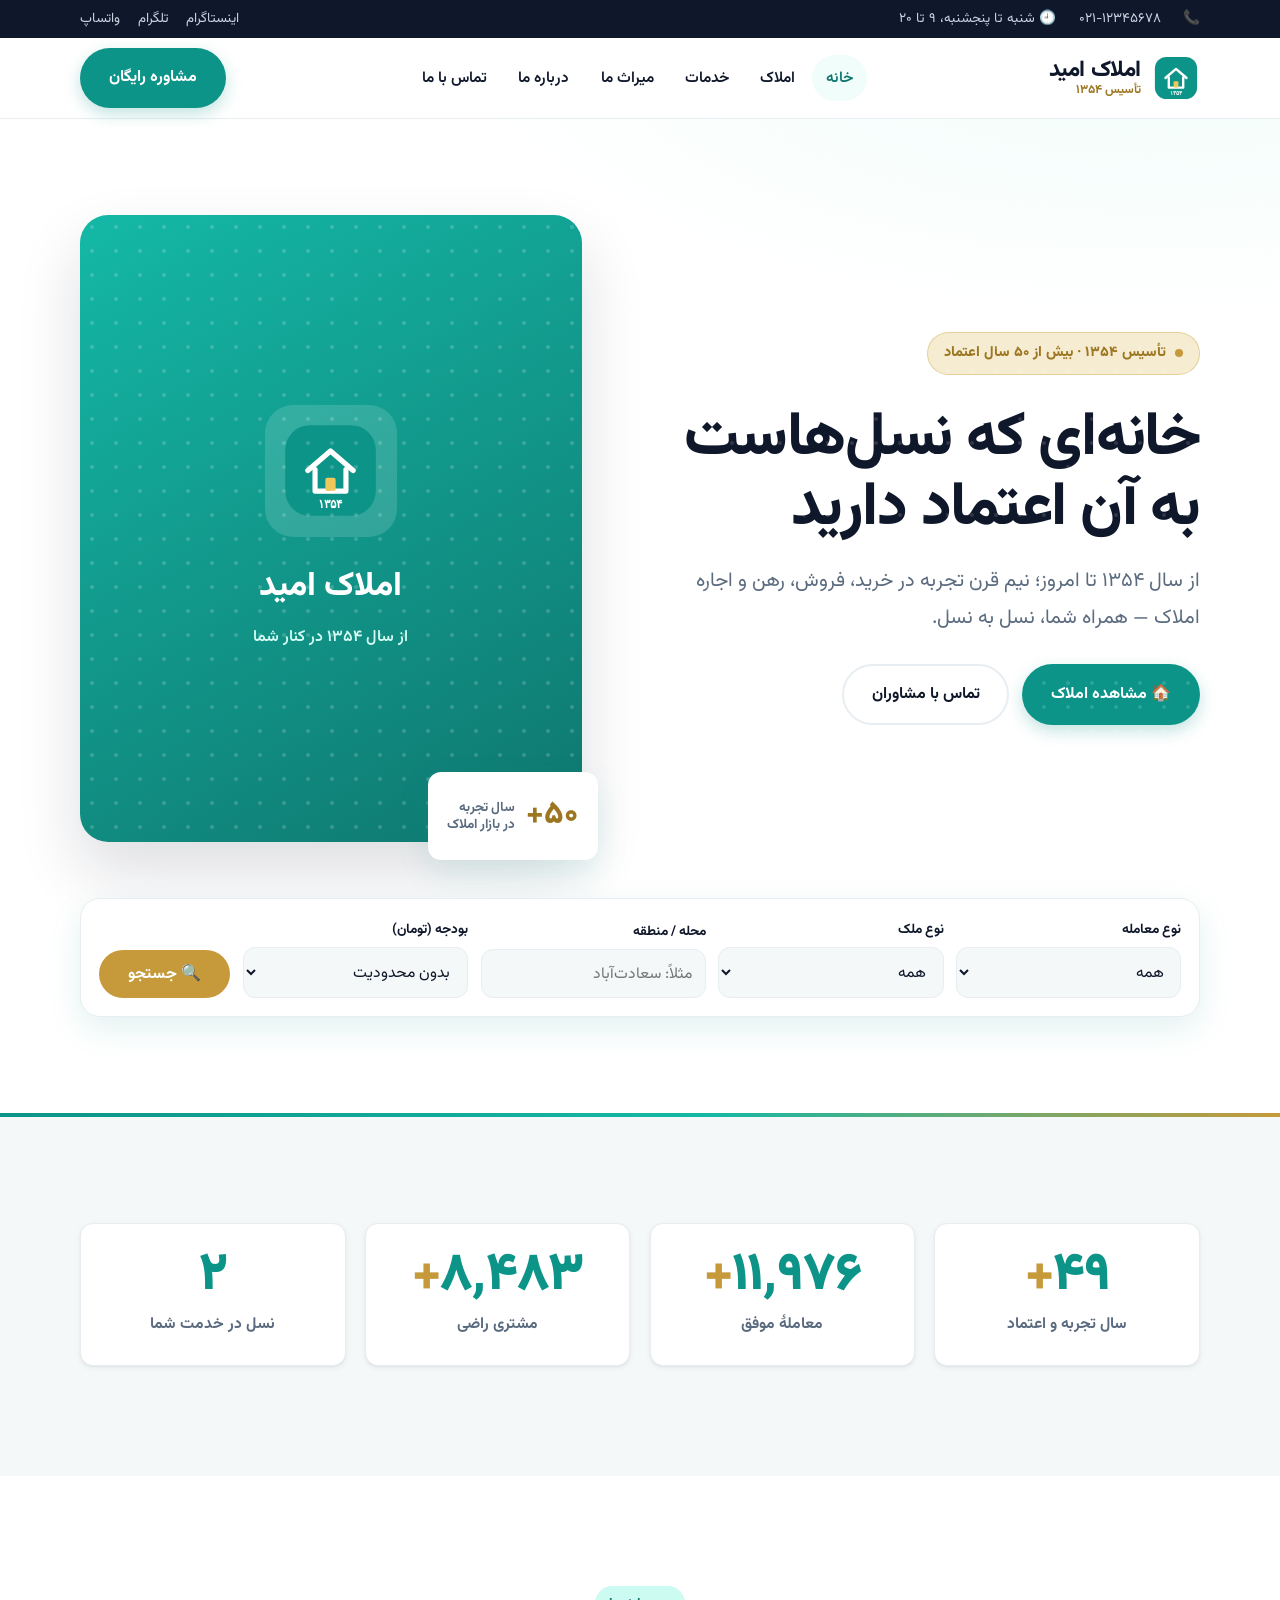
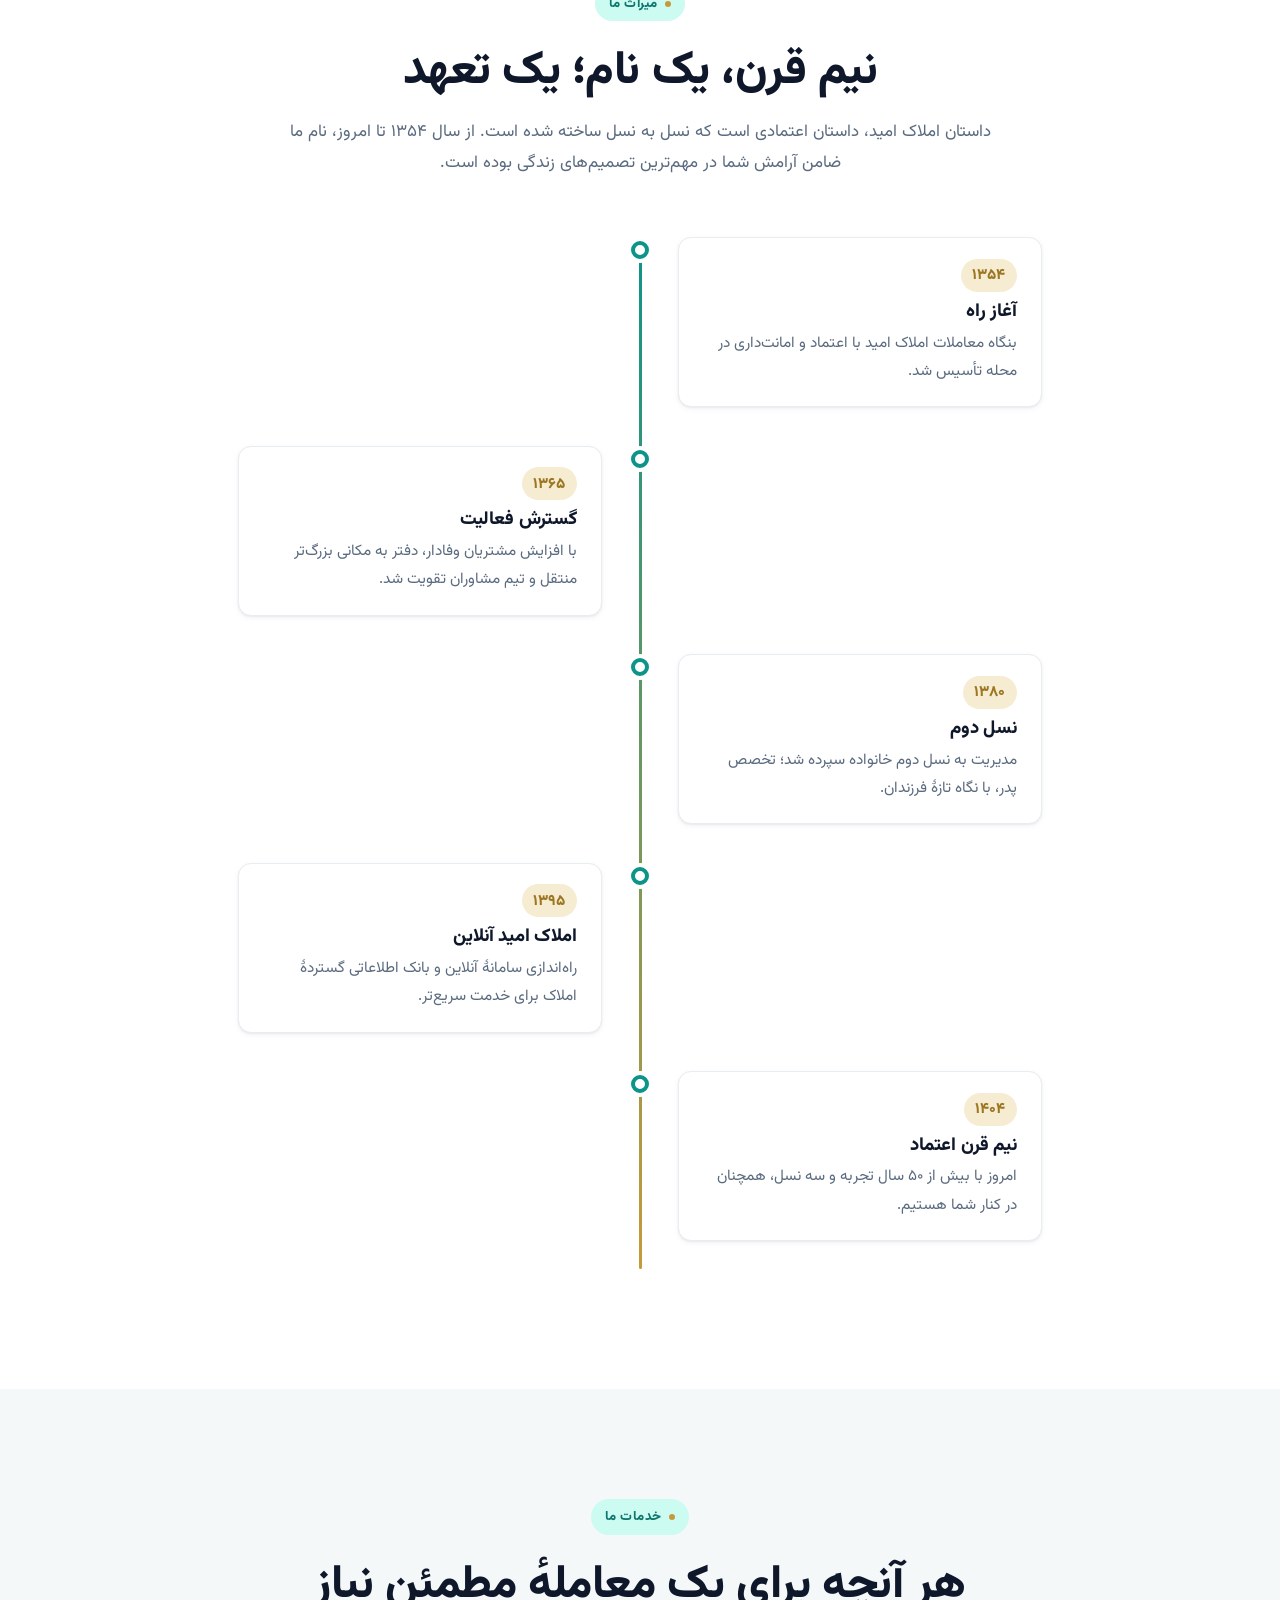
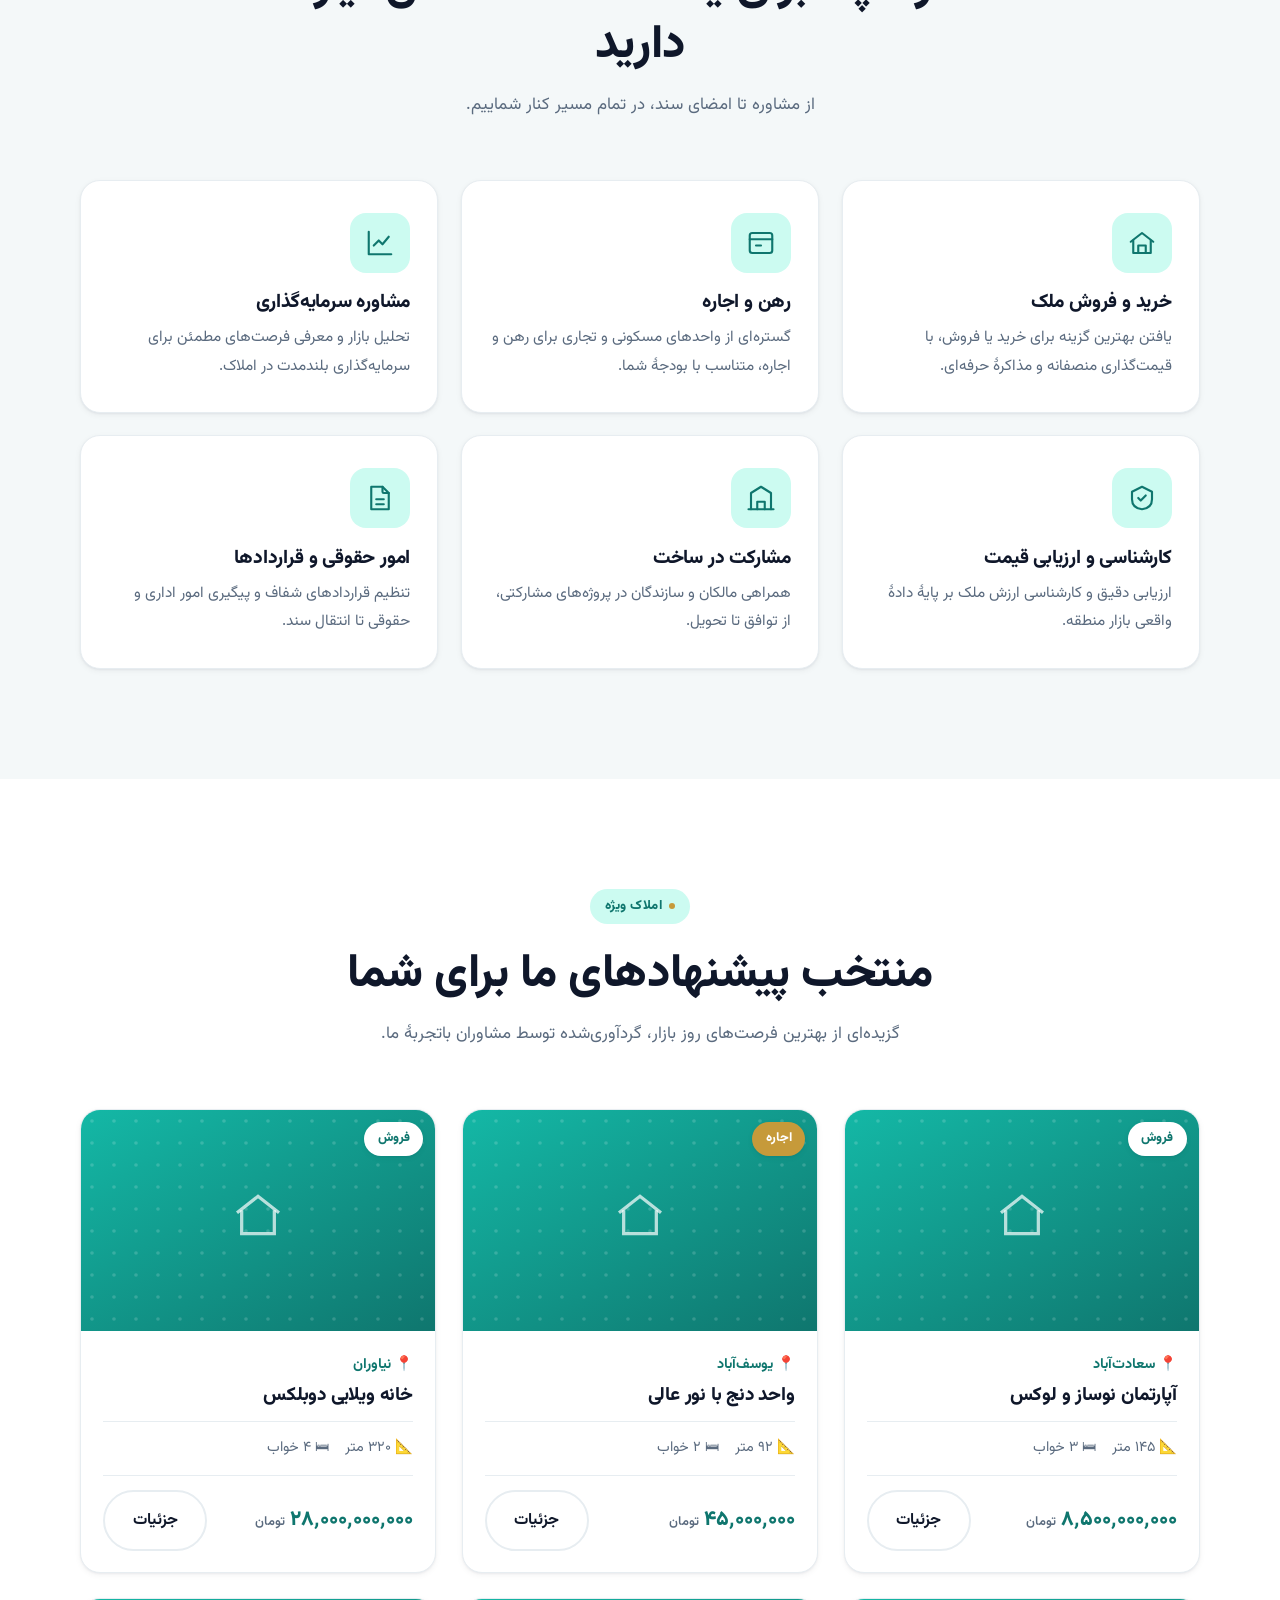
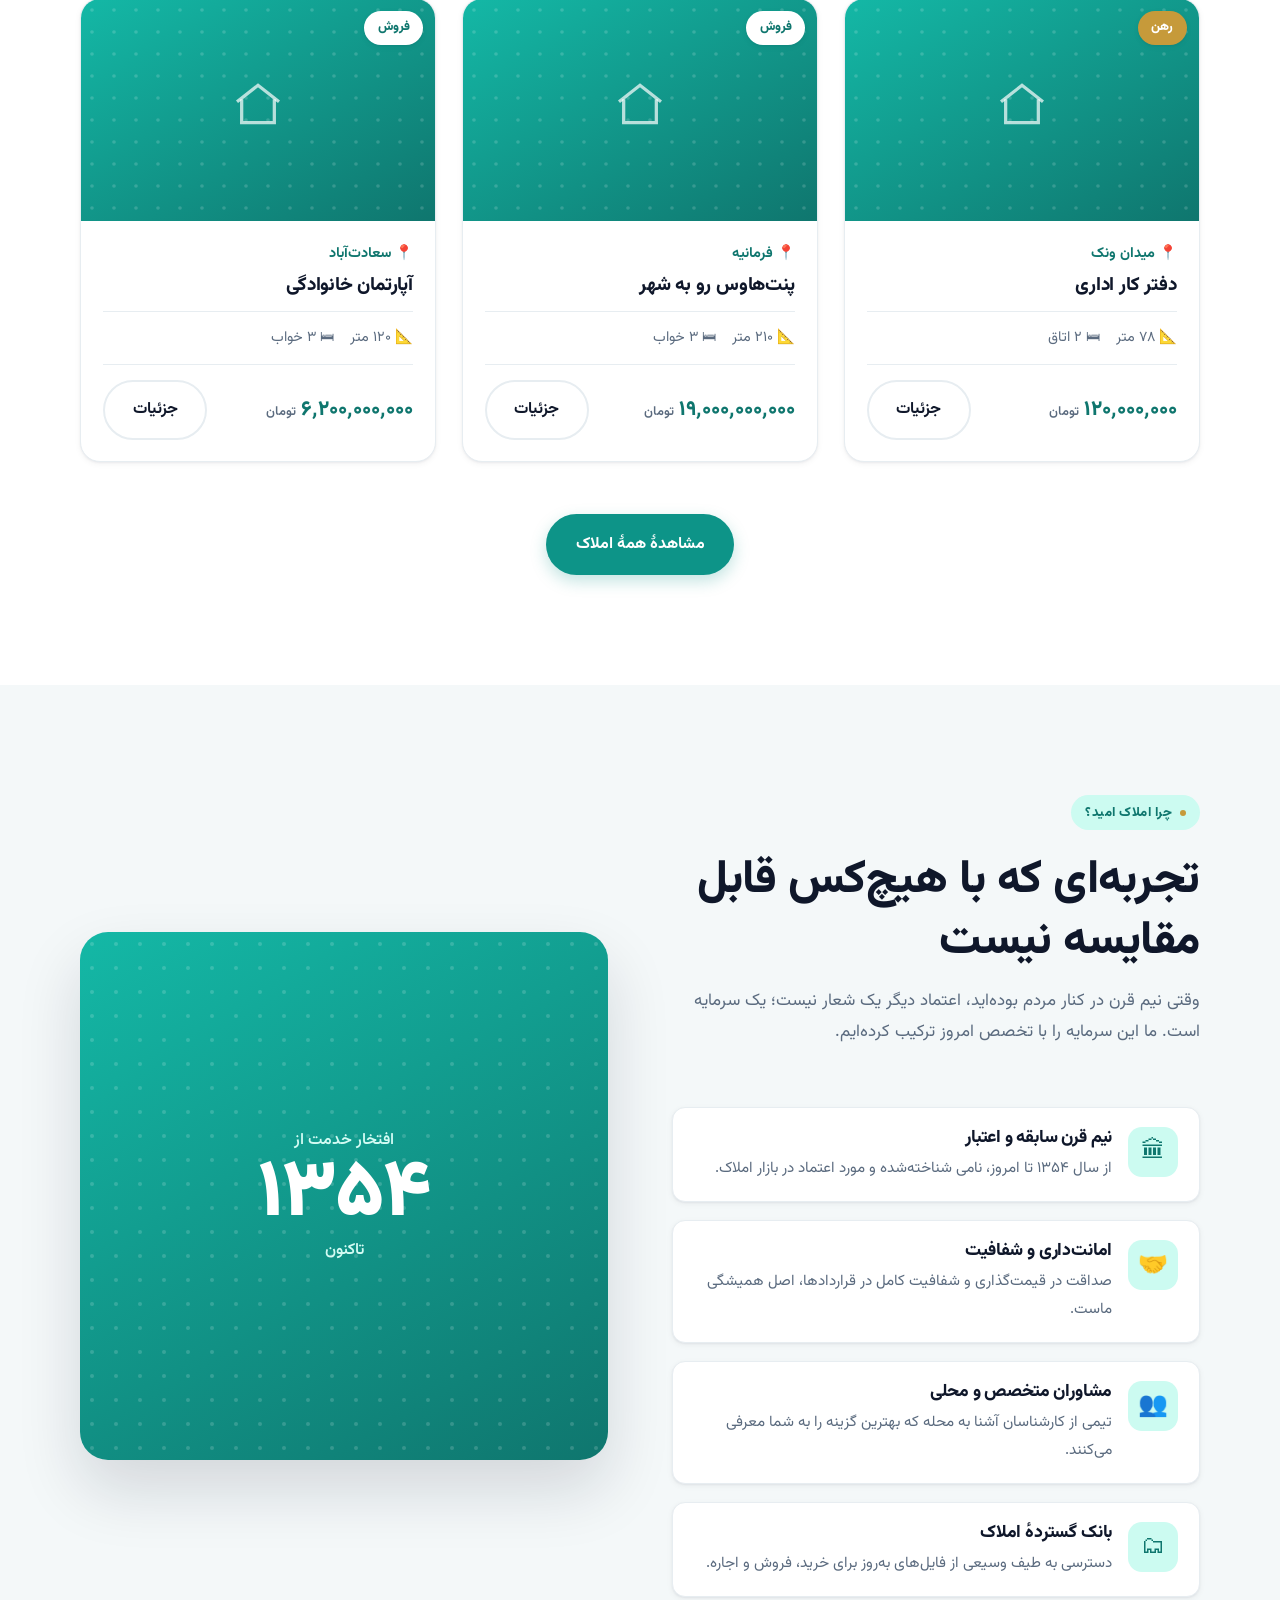
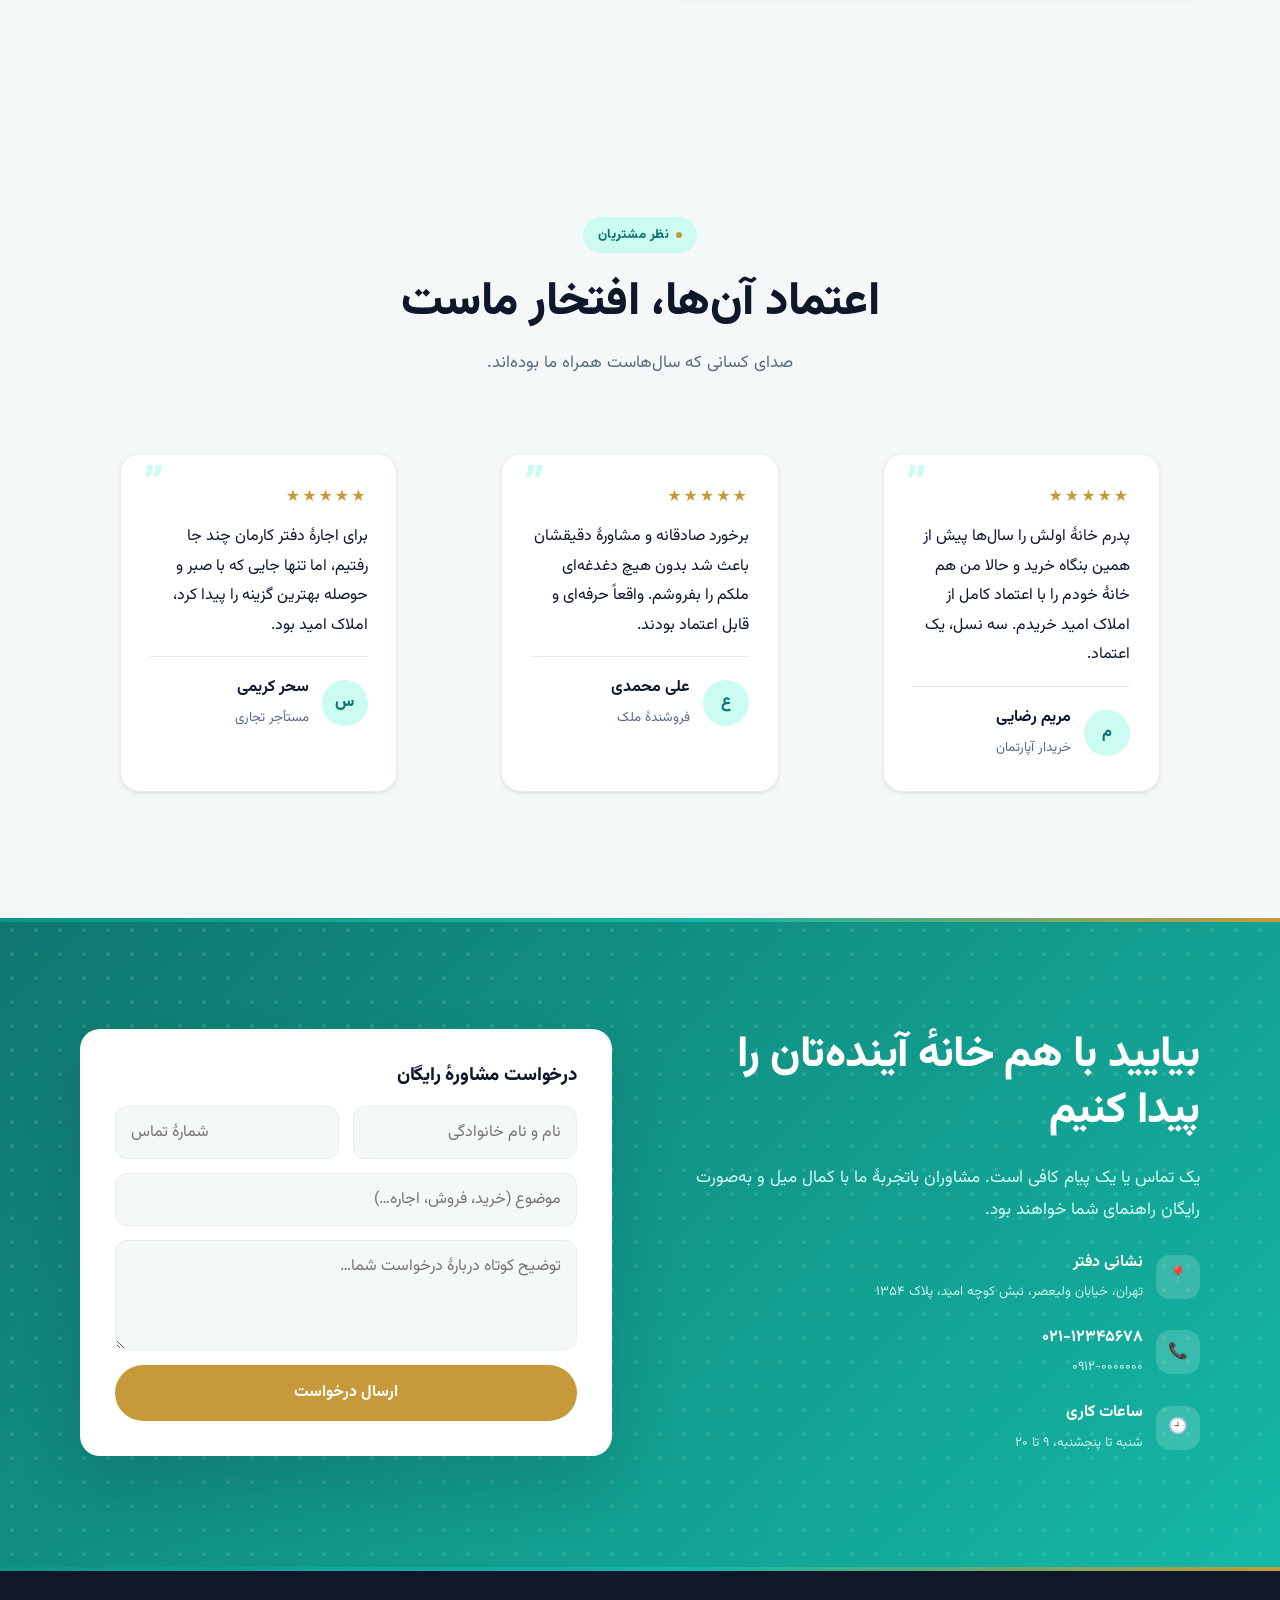
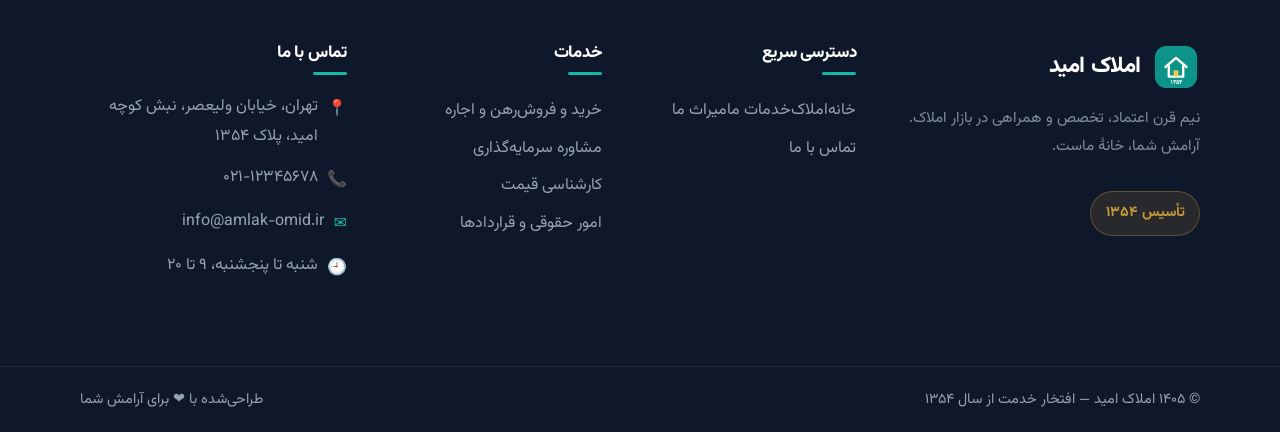
<file: preview/modern.html>
<!doctype html>
<html lang="fa" dir="rtl">
<head>
  <meta charset="utf-8">
  <meta name="viewport" content="width=device-width, initial-scale=1">
  <title>املاک امید (مدرن) | از سال ۱۳۵۴ در کنار شما</title>
  <meta name="description" content="املاک امید — نیم قرن تجربه در خرید، فروش، رهن و اجاره املاک. تأسیس ۱۳۵۴.">
  <link rel="preconnect" href="https://fonts.googleapis.com">
  <link rel="preconnect" href="https://fonts.gstatic.com" crossorigin>
  <link href="https://fonts.googleapis.com/css2?family=Vazirmatn:wght@400;500;600;700;800;900&display=swap" rel="stylesheet">
  <link rel="stylesheet" href="../wp-content/themes/amlak-omid-modern/assets/css/main.css">
  <!--
    این فایل، پیش‌نمایش ایستا (static) از صفحهٔ نخست قالب وردپرسی «املاک امید» است
    تا بدون نصب وردپرس قابل مشاهده باشد. خروجی واقعی وردپرس از فایل‌های PHP در
    wp-content/themes/amlak-omid/ ساخته می‌شود و از همین CSS/JS استفاده می‌کند.
  -->
</head>
<body class="rtl">

  <a class="sr-only skip-link" href="#main">پرش به محتوای اصلی</a>

  <!-- ============ HEADER ============ -->
  <header class="site-header">
    <div class="site-header__topbar">
      <div class="container">
        <div class="topbar__contact">
          <span aria-hidden="true">📞</span>
          <a href="tel:02112345678">۰۲۱-۱۲۳۴۵۶۷۸</a>
          <span>🕘 شنبه تا پنجشنبه، ۹ تا ۲۰</span>
        </div>
        <div class="topbar__social">
          <a href="#" aria-label="اینستاگرام">اینستاگرام</a>
          <a href="#" aria-label="تلگرام">تلگرام</a>
          <a href="#" aria-label="واتساپ">واتساپ</a>
        </div>
      </div>
    </div>

    <div class="container">
      <div class="site-header__bar">
        <a class="brand" href="#" aria-label="املاک امید — صفحه نخست">
          <span class="brand__seal">
            <img src="../wp-content/themes/amlak-omid-modern/assets/img/seal.svg" alt="" aria-hidden="true">
          </span>
          <span class="brand__name">
            <b>املاک امید</b>
            <small>تأسیس ۱۳۵۴</small>
          </span>
        </a>

        <nav class="main-nav" id="primary-menu" aria-label="منوی اصلی">
          <ul class="menu">
            <li class="current-menu-item"><a href="#main">خانه</a></li>
            <li><a href="#featured">املاک</a></li>
            <li><a href="#services">خدمات</a></li>
            <li><a href="#heritage">میراث ما</a></li>
            <li><a href="#about">درباره ما</a></li>
            <li><a href="#contact">تماس با ما</a></li>
          </ul>
        </nav>

        <div class="header__actions">
          <a class="btn btn--primary" href="#contact">مشاوره رایگان</a>
          <button class="nav-toggle" type="button" aria-expanded="false" aria-controls="primary-menu" aria-label="باز/بسته کردن منو">
            <span></span><span></span><span></span>
          </button>
        </div>
      </div>
    </div>
  </header>

  <main id="main">

    <!-- ============ HERO ============ -->
    <section class="hero" aria-labelledby="hero-title">
      <div class="girih-bg" aria-hidden="true"></div>
      <div class="container">
        <div class="hero__inner">
          <div class="hero__text reveal">
            <span class="hero__seal-badge">
              <span class="dot" aria-hidden="true"></span>
              تأسیس ۱۳۵۴ · بیش از ۵۰ سال اعتماد
            </span>
            <h1 id="hero-title">خانه‌ای که نسل‌هاست به آن اعتماد دارید</h1>
            <p class="hero__lead">از سال ۱۳۵۴ تا امروز؛ نیم قرن تجربه در خرید، فروش، رهن و اجاره املاک — همراه شما، نسل به نسل.</p>
            <div class="hero__cta">
              <a class="btn btn--primary" href="#properties">🏠 مشاهده املاک</a>
              <a class="btn btn--ghost" href="#contact">تماس با مشاوران</a>
            </div>
          </div>

          <div class="hero__visual reveal">
            <div class="hero__frame">
              <div class="hero__frame-content">
                <span class="big-seal">
                  <img src="../wp-content/themes/amlak-omid-modern/assets/img/seal.svg" alt="" aria-hidden="true">
                </span>
                <b>املاک امید</b>
                <span>از سال ۱۳۵۴ در کنار شما</span>
              </div>
            </div>
            <div class="hero__floating">
              <span class="num">۵۰+</span>
              <span class="lbl">سال تجربه<br>در بازار املاک</span>
            </div>
          </div>
        </div>

        <form class="search-bar reveal" id="properties" data-demo onsubmit="return false">
          <div class="search-bar__grid">
            <div class="field">
              <label for="deal">نوع معامله</label>
              <select id="deal" name="deal">
                <option value="">همه</option><option>خرید</option><option>رهن</option><option>اجاره</option>
              </select>
            </div>
            <div class="field">
              <label for="ptype">نوع ملک</label>
              <select id="ptype" name="ptype">
                <option value="">همه</option><option>آپارتمان</option><option>ویلایی</option><option>تجاری/اداری</option><option>زمین</option>
              </select>
            </div>
            <div class="field">
              <label for="area-loc">محله / منطقه</label>
              <input type="text" id="area-loc" name="loc" placeholder="مثلاً: سعادت‌آباد">
            </div>
            <div class="field">
              <label for="budget">بودجه (تومان)</label>
              <select id="budget" name="budget">
                <option value="">بدون محدودیت</option><option>تا ۲ میلیارد</option><option>۲ تا ۵ میلیارد</option><option>۵ تا ۱۰ میلیارد</option><option>بیش از ۱۰ میلیارد</option>
              </select>
            </div>
            <button class="btn btn--gold" type="submit">🔍 جستجو</button>
          </div>
        </form>
      </div>
    </section>

    <!-- ============ STATS ============ -->
    <section class="section stats" aria-label="آمار و دستاوردها">
      <div class="tile-band" aria-hidden="true"></div>
      <div class="girih-bg" aria-hidden="true"></div>
      <div class="container">
        <div class="stats__grid">
          <div class="stat reveal">
            <div class="stat__num"><span data-count="50">۵۰</span><span class="suffix">+</span></div>
            <div class="stat__label">سال تجربه و اعتماد</div>
          </div>
          <div class="stat reveal">
            <div class="stat__num"><span data-count="12000">۱۲٬۰۰۰</span><span class="suffix">+</span></div>
            <div class="stat__label">معاملهٔ موفق</div>
          </div>
          <div class="stat reveal">
            <div class="stat__num"><span data-count="8500">۸٬۵۰۰</span><span class="suffix">+</span></div>
            <div class="stat__label">مشتری راضی</div>
          </div>
          <div class="stat reveal">
            <div class="stat__num"><span data-count="3">۳</span></div>
            <div class="stat__label">نسل در خدمت شما</div>
          </div>
        </div>
      </div>
    </section>

    <!-- ============ HERITAGE TIMELINE ============ -->
    <section class="section" id="heritage" aria-labelledby="heritage-title">
      <div class="container">
        <div class="heading reveal">
          <span class="eyebrow">میراث ما</span>
          <h2 id="heritage-title">نیم قرن، یک نام؛ یک تعهد</h2>
          <p>داستان املاک امید، داستان اعتمادی است که نسل به نسل ساخته شده است. از سال ۱۳۵۴ تا امروز، نام ما ضامن آرامش شما در مهم‌ترین تصمیم‌های زندگی بوده است.</p>
          <span class="rule"></span>
        </div>
        <div class="timeline">
          <div class="tl-item reveal"><span class="tl-item__dot"></span><div class="tl-card"><span class="year">۱۳۵۴</span><h3>آغاز راه</h3><p>بنگاه معاملات املاک امید با اعتماد و امانت‌داری در محله تأسیس شد.</p></div></div>
          <div class="tl-item reveal"><span class="tl-item__dot"></span><div class="tl-card"><span class="year">۱۳۶۵</span><h3>گسترش فعالیت</h3><p>با افزایش مشتریان وفادار، دفتر به مکانی بزرگ‌تر منتقل و تیم مشاوران تقویت شد.</p></div></div>
          <div class="tl-item reveal"><span class="tl-item__dot"></span><div class="tl-card"><span class="year">۱۳۸۰</span><h3>نسل دوم</h3><p>مدیریت به نسل دوم خانواده سپرده شد؛ تخصص پدر، با نگاه تازهٔ فرزندان.</p></div></div>
          <div class="tl-item reveal"><span class="tl-item__dot"></span><div class="tl-card"><span class="year">۱۳۹۵</span><h3>املاک امید آنلاین</h3><p>راه‌اندازی سامانهٔ آنلاین و بانک اطلاعاتی گستردهٔ املاک برای خدمت سریع‌تر.</p></div></div>
          <div class="tl-item reveal"><span class="tl-item__dot"></span><div class="tl-card"><span class="year">۱۴۰۴</span><h3>نیم قرن اعتماد</h3><p>امروز با بیش از ۵۰ سال تجربه و سه نسل، همچنان در کنار شما هستیم.</p></div></div>
        </div>
      </div>
    </section>

    <!-- ============ SERVICES ============ -->
    <section class="section section--cream2" id="services" aria-labelledby="services-title">
      <div class="container">
        <div class="heading reveal">
          <span class="eyebrow">خدمات ما</span>
          <h2 id="services-title">هر آنچه برای یک معاملهٔ مطمئن نیاز دارید</h2>
          <p>از مشاوره تا امضای سند، در تمام مسیر کنار شماییم.</p>
          <span class="rule"></span>
        </div>
        <div class="services__grid">
          <article class="service-card reveal"><div class="service-card__icon"><svg viewBox="0 0 24 24" fill="none" stroke="currentColor" stroke-width="1.7" stroke-linecap="round" stroke-linejoin="round"><path d="M3 11l9-7 9 7"/><path d="M5 10v10h14V10"/><path d="M9 20v-6h6v6"/></svg></div><h3>خرید و فروش ملک</h3><p>یافتن بهترین گزینه برای خرید یا فروش، با قیمت‌گذاری منصفانه و مذاکرهٔ حرفه‌ای.</p></article>
          <article class="service-card reveal"><div class="service-card__icon"><svg viewBox="0 0 24 24" fill="none" stroke="currentColor" stroke-width="1.7" stroke-linecap="round" stroke-linejoin="round"><rect x="3" y="4" width="18" height="16" rx="2"/><path d="M3 9h18"/><path d="M8 14h4"/></svg></div><h3>رهن و اجاره</h3><p>گستره‌ای از واحدهای مسکونی و تجاری برای رهن و اجاره، متناسب با بودجهٔ شما.</p></article>
          <article class="service-card reveal"><div class="service-card__icon"><svg viewBox="0 0 24 24" fill="none" stroke="currentColor" stroke-width="1.7" stroke-linecap="round" stroke-linejoin="round"><path d="M3 3v18h18"/><path d="M7 14l4-4 3 3 5-6"/></svg></div><h3>مشاوره سرمایه‌گذاری</h3><p>تحلیل بازار و معرفی فرصت‌های مطمئن برای سرمایه‌گذاری بلندمدت در املاک.</p></article>
          <article class="service-card reveal"><div class="service-card__icon"><svg viewBox="0 0 24 24" fill="none" stroke="currentColor" stroke-width="1.7" stroke-linecap="round" stroke-linejoin="round"><path d="M12 3l8 4v6c0 5-3.5 7.5-8 8-4.5-.5-8-3-8-8V7z"/><path d="M9 12l2 2 4-4"/></svg></div><h3>کارشناسی و ارزیابی قیمت</h3><p>ارزیابی دقیق و کارشناسی ارزش ملک بر پایهٔ دادهٔ واقعی بازار منطقه.</p></article>
          <article class="service-card reveal"><div class="service-card__icon"><svg viewBox="0 0 24 24" fill="none" stroke="currentColor" stroke-width="1.7" stroke-linecap="round" stroke-linejoin="round"><path d="M2 21h20"/><path d="M4 21V8l8-5 8 5v13"/><path d="M9 21v-6h6v6"/></svg></div><h3>مشارکت در ساخت</h3><p>همراهی مالکان و سازندگان در پروژه‌های مشارکتی، از توافق تا تحویل.</p></article>
          <article class="service-card reveal"><div class="service-card__icon"><svg viewBox="0 0 24 24" fill="none" stroke="currentColor" stroke-width="1.7" stroke-linecap="round" stroke-linejoin="round"><path d="M14 3v4a1 1 0 0 0 1 1h4"/><path d="M5 3h9l5 5v13H5z"/><path d="M9 13h6"/><path d="M9 17h6"/></svg></div><h3>امور حقوقی و قراردادها</h3><p>تنظیم قراردادهای شفاف و پیگیری امور اداری و حقوقی تا انتقال سند.</p></article>
        </div>
      </div>
    </section>

    <!-- ============ FEATURED PROPERTIES ============ -->
    <section class="section" id="featured" aria-labelledby="featured-title">
      <div class="container">
        <div class="heading reveal">
          <span class="eyebrow">املاک ویژه</span>
          <h2 id="featured-title">منتخب پیشنهادهای ما برای شما</h2>
          <p>گزیده‌ای از بهترین فرصت‌های روز بازار، گردآوری‌شده توسط مشاوران باتجربهٔ ما.</p>
          <span class="rule"></span>
        </div>
        <div class="props__grid">
          <article class="prop-card reveal"><div class="prop-card__media"><span class="prop-card__badge">فروش</span><span class="ph-icon"><svg width="56" height="56" viewBox="0 0 24 24" fill="none" stroke="currentColor" stroke-width="1.4"><path d="M3 11l9-7 9 7"/><path d="M5 10v10h14V10"/></svg></span></div><div class="prop-card__body"><span class="prop-card__loc">📍 سعادت‌آباد</span><h3>آپارتمان نوساز و لوکس</h3><div class="prop-card__feats"><span>📐 ۱۴۵ متر</span><span>🛏 ۳ خواب</span></div><div class="prop-card__foot"><span class="prop-card__price">۸٬۵۰۰٬۰۰۰٬۰۰۰ <small>تومان</small></span><a class="btn btn--ghost" href="#contact">جزئیات</a></div></div></article>
          <article class="prop-card reveal"><div class="prop-card__media"><span class="prop-card__badge prop-card__badge--rent">اجاره</span><span class="ph-icon"><svg width="56" height="56" viewBox="0 0 24 24" fill="none" stroke="currentColor" stroke-width="1.4"><path d="M3 11l9-7 9 7"/><path d="M5 10v10h14V10"/></svg></span></div><div class="prop-card__body"><span class="prop-card__loc">📍 یوسف‌آباد</span><h3>واحد دنج با نور عالی</h3><div class="prop-card__feats"><span>📐 ۹۲ متر</span><span>🛏 ۲ خواب</span></div><div class="prop-card__foot"><span class="prop-card__price">۴۵٬۰۰۰٬۰۰۰ <small>تومان</small></span><a class="btn btn--ghost" href="#contact">جزئیات</a></div></div></article>
          <article class="prop-card reveal"><div class="prop-card__media"><span class="prop-card__badge">فروش</span><span class="ph-icon"><svg width="56" height="56" viewBox="0 0 24 24" fill="none" stroke="currentColor" stroke-width="1.4"><path d="M3 11l9-7 9 7"/><path d="M5 10v10h14V10"/></svg></span></div><div class="prop-card__body"><span class="prop-card__loc">📍 نیاوران</span><h3>خانه ویلایی دوبلکس</h3><div class="prop-card__feats"><span>📐 ۳۲۰ متر</span><span>🛏 ۴ خواب</span></div><div class="prop-card__foot"><span class="prop-card__price">۲۸٬۰۰۰٬۰۰۰٬۰۰۰ <small>تومان</small></span><a class="btn btn--ghost" href="#contact">جزئیات</a></div></div></article>
          <article class="prop-card reveal"><div class="prop-card__media"><span class="prop-card__badge prop-card__badge--rent">رهن</span><span class="ph-icon"><svg width="56" height="56" viewBox="0 0 24 24" fill="none" stroke="currentColor" stroke-width="1.4"><path d="M3 11l9-7 9 7"/><path d="M5 10v10h14V10"/></svg></span></div><div class="prop-card__body"><span class="prop-card__loc">📍 میدان ونک</span><h3>دفتر کار اداری</h3><div class="prop-card__feats"><span>📐 ۷۸ متر</span><span>🛏 ۲ اتاق</span></div><div class="prop-card__foot"><span class="prop-card__price">۱۲۰٬۰۰۰٬۰۰۰ <small>تومان</small></span><a class="btn btn--ghost" href="#contact">جزئیات</a></div></div></article>
          <article class="prop-card reveal"><div class="prop-card__media"><span class="prop-card__badge">فروش</span><span class="ph-icon"><svg width="56" height="56" viewBox="0 0 24 24" fill="none" stroke="currentColor" stroke-width="1.4"><path d="M3 11l9-7 9 7"/><path d="M5 10v10h14V10"/></svg></span></div><div class="prop-card__body"><span class="prop-card__loc">📍 فرمانیه</span><h3>پنت‌هاوس رو به شهر</h3><div class="prop-card__feats"><span>📐 ۲۱۰ متر</span><span>🛏 ۳ خواب</span></div><div class="prop-card__foot"><span class="prop-card__price">۱۹٬۰۰۰٬۰۰۰٬۰۰۰ <small>تومان</small></span><a class="btn btn--ghost" href="#contact">جزئیات</a></div></div></article>
          <article class="prop-card reveal"><div class="prop-card__media"><span class="prop-card__badge">فروش</span><span class="ph-icon"><svg width="56" height="56" viewBox="0 0 24 24" fill="none" stroke="currentColor" stroke-width="1.4"><path d="M3 11l9-7 9 7"/><path d="M5 10v10h14V10"/></svg></span></div><div class="prop-card__body"><span class="prop-card__loc">📍 سعادت‌آباد</span><h3>آپارتمان خانوادگی</h3><div class="prop-card__feats"><span>📐 ۱۲۰ متر</span><span>🛏 ۳ خواب</span></div><div class="prop-card__foot"><span class="prop-card__price">۶٬۲۰۰٬۰۰۰٬۰۰۰ <small>تومان</small></span><a class="btn btn--ghost" href="#contact">جزئیات</a></div></div></article>
        </div>
        <div class="props__more reveal"><a class="btn btn--primary" href="#contact">مشاهدهٔ همهٔ املاک</a></div>
      </div>
    </section>

    <!-- ============ WHY US ============ -->
    <section class="section why" id="about" aria-labelledby="why-title">
      <div class="container">
        <div class="why__inner">
          <div class="why__text reveal">
            <div class="heading" style="text-align:start;margin-inline:0">
              <span class="eyebrow" style="margin-inline-start:0">چرا املاک امید؟</span>
              <h2 id="why-title">تجربه‌ای که با هیچ‌کس قابل مقایسه نیست</h2>
              <p style="margin:0">وقتی نیم قرن در کنار مردم بوده‌اید، اعتماد دیگر یک شعار نیست؛ یک سرمایه است. ما این سرمایه را با تخصص امروز ترکیب کرده‌ایم.</p>
            </div>
            <div class="why__list">
              <div class="why-item"><span class="why-item__icon" style="font-size:1.5rem">🏛</span><div><h3>نیم قرن سابقه و اعتبار</h3><p>از سال ۱۳۵۴ تا امروز، نامی شناخته‌شده و مورد اعتماد در بازار املاک.</p></div></div>
              <div class="why-item"><span class="why-item__icon" style="font-size:1.5rem">🤝</span><div><h3>امانت‌داری و شفافیت</h3><p>صداقت در قیمت‌گذاری و شفافیت کامل در قراردادها، اصل همیشگی ماست.</p></div></div>
              <div class="why-item"><span class="why-item__icon" style="font-size:1.5rem">👥</span><div><h3>مشاوران متخصص و محلی</h3><p>تیمی از کارشناسان آشنا به محله که بهترین گزینه را به شما معرفی می‌کنند.</p></div></div>
              <div class="why-item"><span class="why-item__icon" style="font-size:1.5rem">🗂</span><div><h3>بانک گستردهٔ املاک</h3><p>دسترسی به طیف وسیعی از فایل‌های به‌روز برای خرید، فروش و اجاره.</p></div></div>
            </div>
          </div>
          <div class="why__art reveal" aria-hidden="true">
            <div class="est"><span>افتخار خدمت از</span><b>۱۳۵۴</b><span>تاکنون</span></div>
          </div>
        </div>
      </div>
    </section>

    <!-- ============ TESTIMONIALS ============ -->
    <section class="section section--cream2" aria-labelledby="tst-title">
      <div class="container">
        <div class="heading reveal">
          <span class="eyebrow">نظر مشتریان</span>
          <h2 id="tst-title">اعتماد آن‌ها، افتخار ماست</h2>
          <p>صدای کسانی که سال‌هاست همراه ما بوده‌اند.</p>
          <span class="rule"></span>
        </div>
        <div class="tst__grid">
          <figure class="tst-card reveal"><span class="quote">”</span><div class="stars" aria-label="۵ از ۵">★★★★★</div><blockquote style="margin:0;padding:0;border:0"><p>پدرم خانهٔ اولش را سال‌ها پیش از همین بنگاه خرید و حالا من هم خانهٔ خودم را با اعتماد کامل از املاک امید خریدم. سه نسل، یک اعتماد.</p></blockquote><figcaption class="tst-card__person"><span class="tst-card__avatar">م</span><span><b>مریم رضایی</b><small>خریدار آپارتمان</small></span></figcaption></figure>
          <figure class="tst-card reveal"><span class="quote">”</span><div class="stars" aria-label="۵ از ۵">★★★★★</div><blockquote style="margin:0;padding:0;border:0"><p>برخورد صادقانه و مشاورهٔ دقیقشان باعث شد بدون هیچ دغدغه‌ای ملکم را بفروشم. واقعاً حرفه‌ای و قابل اعتماد بودند.</p></blockquote><figcaption class="tst-card__person"><span class="tst-card__avatar">ع</span><span><b>علی محمدی</b><small>فروشندهٔ ملک</small></span></figcaption></figure>
          <figure class="tst-card reveal"><span class="quote">”</span><div class="stars" aria-label="۵ از ۵">★★★★★</div><blockquote style="margin:0;padding:0;border:0"><p>برای اجارهٔ دفتر کارمان چند جا رفتیم، اما تنها جایی که با صبر و حوصله بهترین گزینه را پیدا کرد، املاک امید بود.</p></blockquote><figcaption class="tst-card__person"><span class="tst-card__avatar">س</span><span><b>سحر کریمی</b><small>مستأجر تجاری</small></span></figcaption></figure>
        </div>
      </div>
    </section>

    <!-- ============ CTA / CONTACT ============ -->
    <section class="section cta" id="contact" aria-labelledby="cta-title">
      <div class="tile-band" aria-hidden="true"></div>
      <div class="girih-bg" aria-hidden="true"></div>
      <div class="container">
        <div class="cta__inner">
          <div class="cta__text reveal">
            <h2 id="cta-title">بیایید با هم خانهٔ آینده‌تان را پیدا کنیم</h2>
            <p>یک تماس یا یک پیام کافی است. مشاوران باتجربهٔ ما با کمال میل و به‌صورت رایگان راهنمای شما خواهند بود.</p>
            <ul class="cta__contacts">
              <li><span class="ic" aria-hidden="true">📍</span><span><b>نشانی دفتر</b><small>تهران، خیابان ولیعصر، نبش کوچه امید، پلاک ۱۳۵۴</small></span></li>
              <li><span class="ic" aria-hidden="true">📞</span><span><b>۰۲۱-۱۲۳۴۵۶۷۸</b><small>۰۹۱۲-۰۰۰۰۰۰۰</small></span></li>
              <li><span class="ic" aria-hidden="true">🕘</span><span><b>ساعات کاری</b><small>شنبه تا پنجشنبه، ۹ تا ۲۰</small></span></li>
            </ul>
          </div>
          <div class="contact-card reveal">
            <h3>درخواست مشاورهٔ رایگان</h3>
            <form class="contact-form" data-demo onsubmit="return false">
              <div class="row">
                <input type="text" name="name" placeholder="نام و نام خانوادگی" required>
                <input type="tel" name="phone" placeholder="شمارهٔ تماس" required>
              </div>
              <input type="text" name="subject" placeholder="موضوع (خرید، فروش، اجاره…)">
              <textarea name="message" placeholder="توضیح کوتاه دربارهٔ درخواست شما…"></textarea>
              <button type="submit" class="btn btn--gold">ارسال درخواست</button>
              <p class="form-note" hidden style="margin:0;color:var(--turquoise-dark);font-weight:700">✓ درخواست شما ثبت شد. به‌زودی با شما تماس می‌گیریم. (نمونهٔ نمایشی)</p>
            </form>
          </div>
        </div>
      </div>
    </section>

  </main>

  <!-- ============ FOOTER ============ -->
  <footer class="site-footer">
    <div class="tile-band" aria-hidden="true"></div>
    <div class="site-footer__main">
      <div class="container">
        <div class="footer-grid">
          <div class="footer-col footer-brand">
            <span class="brand">
              <span class="brand__seal">
                <img src="../wp-content/themes/amlak-omid-modern/assets/img/seal.svg" alt="" aria-hidden="true">
              </span>
              <span class="brand__name"><b>املاک امید</b></span>
            </span>
            <p>نیم قرن اعتماد، تخصص و همراهی در بازار املاک. آرامش شما، خانهٔ ماست.</p>
            <span class="footer-seal"> تأسیس ۱۳۵۴</span>
          </div>
          <div class="footer-col">
            <h4>دسترسی سریع</h4>
            <a href="#main">خانه</a><a href="#featured">املاک</a><a href="#services">خدمات ما</a><a href="#heritage">میراث ما</a><a href="#contact">تماس با ما</a>
          </div>
          <div class="footer-col">
            <h4>خدمات</h4>
            <a href="#services">خرید و فروش</a><a href="#services">رهن و اجاره</a><a href="#services">مشاوره سرمایه‌گذاری</a><a href="#services">کارشناسی قیمت</a><a href="#services">امور حقوقی و قراردادها</a>
          </div>
          <div class="footer-col">
            <h4>تماس با ما</h4>
            <ul class="footer-contact">
              <li><span class="ic" aria-hidden="true">📍</span><span>تهران، خیابان ولیعصر، نبش کوچه امید، پلاک ۱۳۵۴</span></li>
              <li><span class="ic" aria-hidden="true">📞</span><span>۰۲۱-۱۲۳۴۵۶۷۸</span></li>
              <li><span class="ic" aria-hidden="true">✉️</span><span>info@amlak-omid.ir</span></li>
              <li><span class="ic" aria-hidden="true">🕘</span><span>شنبه تا پنجشنبه، ۹ تا ۲۰</span></li>
            </ul>
          </div>
        </div>
      </div>
    </div>
    <div class="site-footer__bottom">
      <div class="container">
        <span>© ۱۴۰۵ املاک امید — افتخار خدمت از سال ۱۳۵۴</span>
        <span>طراحی‌شده با ❤ برای آرامش شما</span>
      </div>
    </div>
  </footer>

  <button class="to-top" type="button" aria-label="بازگشت به بالا">▲</button>

  <script src="../wp-content/themes/amlak-omid-modern/assets/js/main.js"></script>
</body>
</html>
</file>
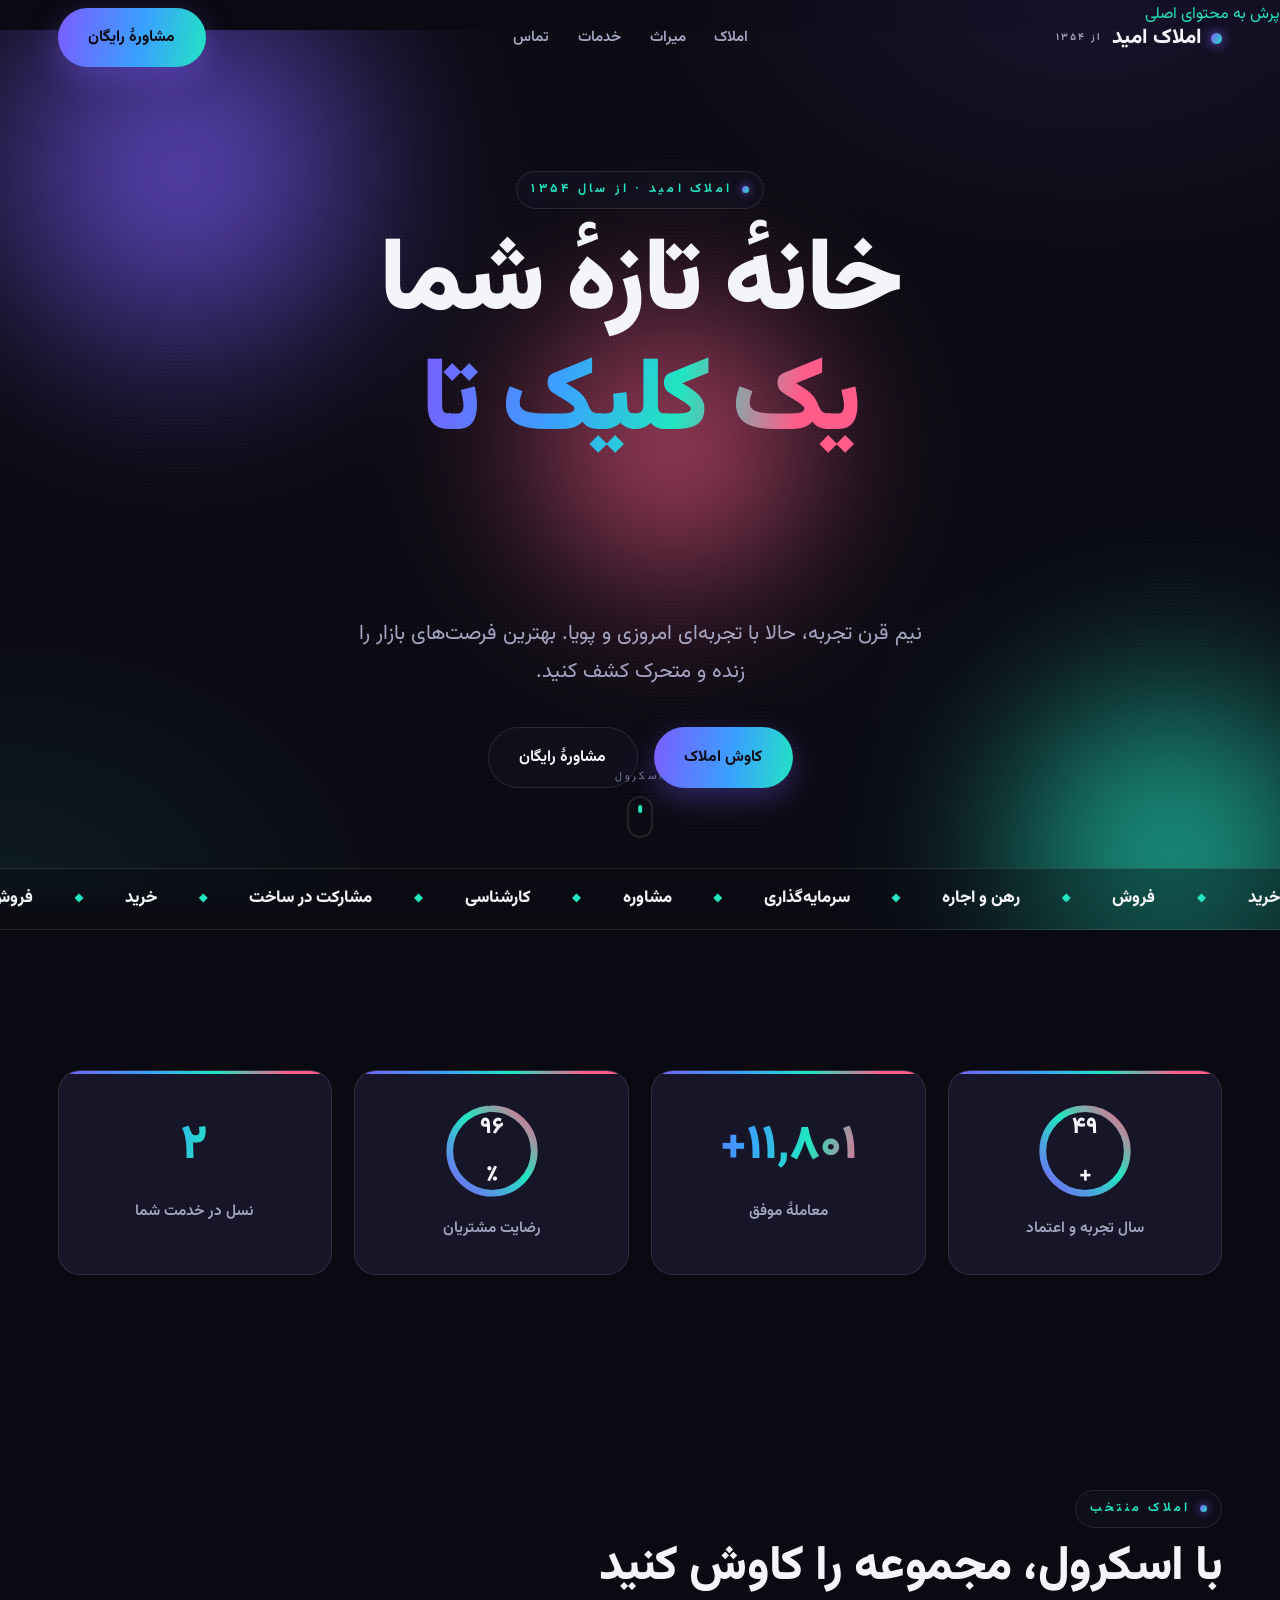
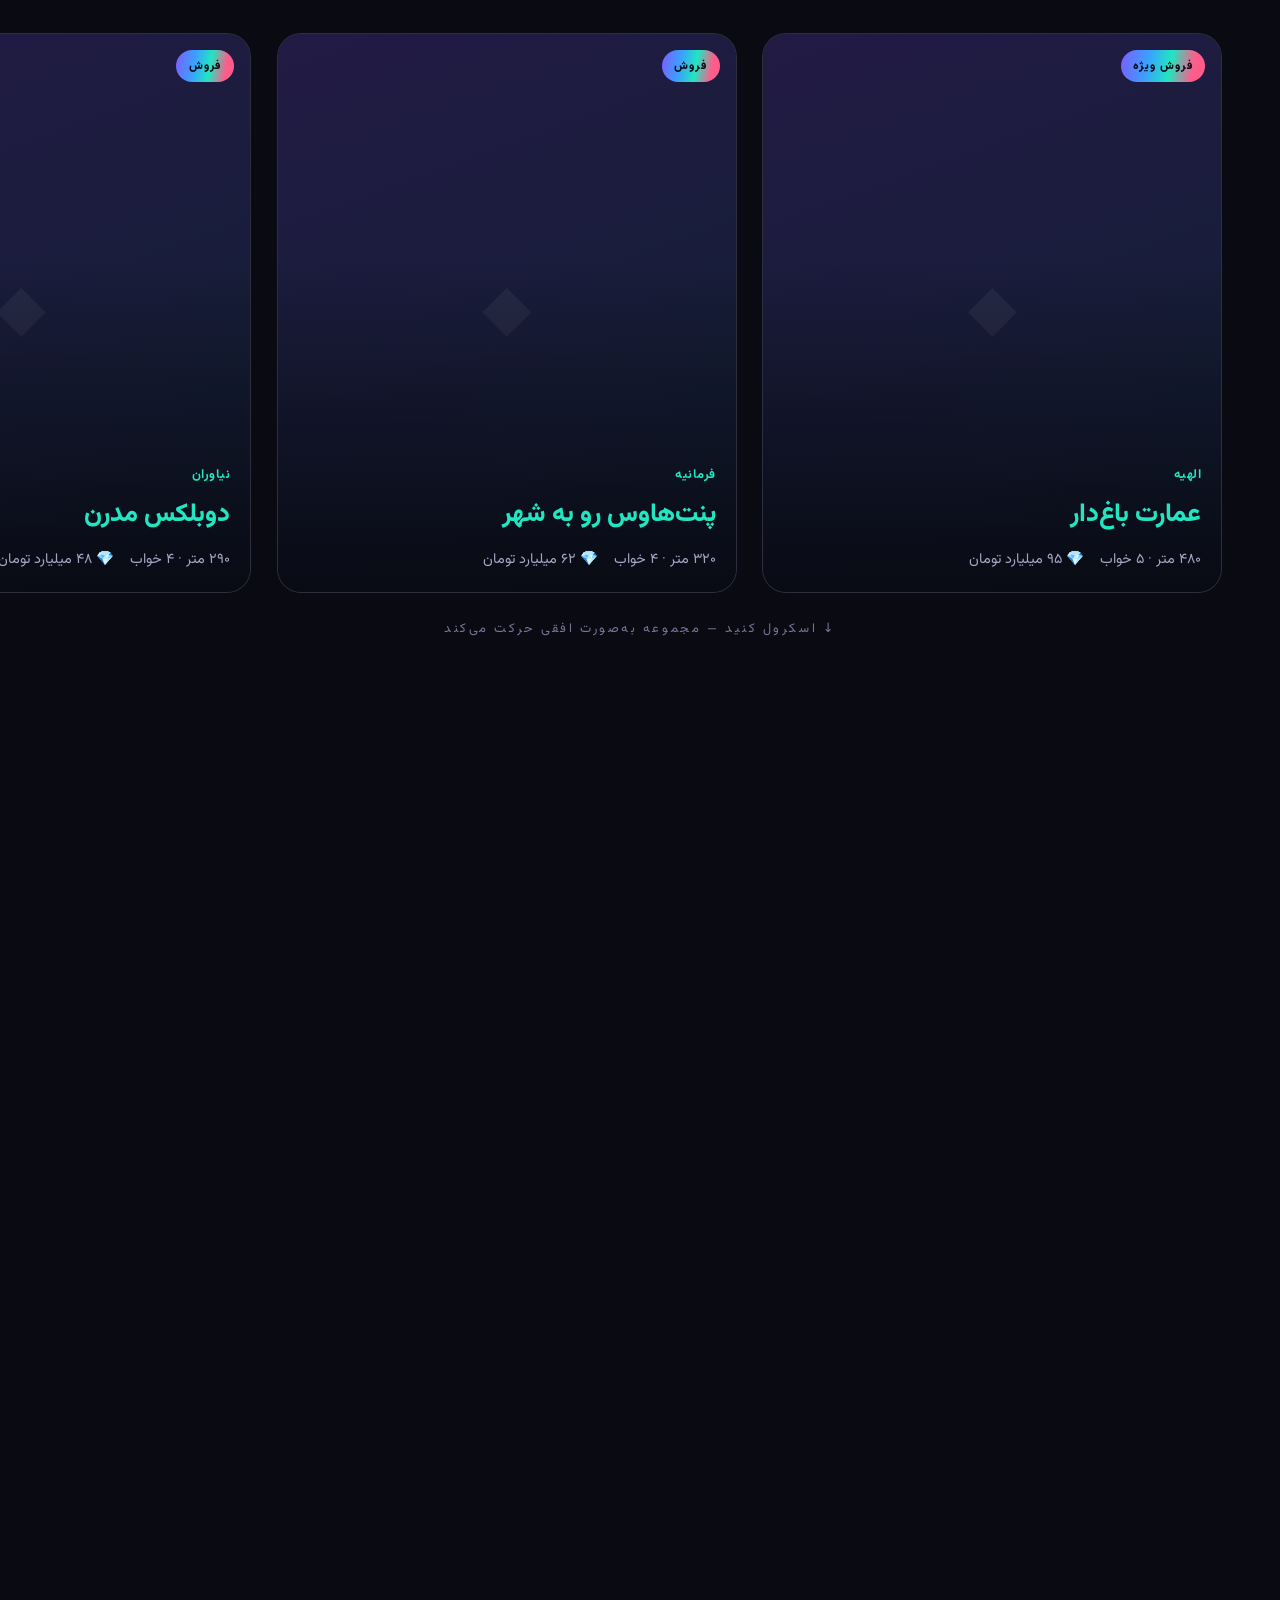
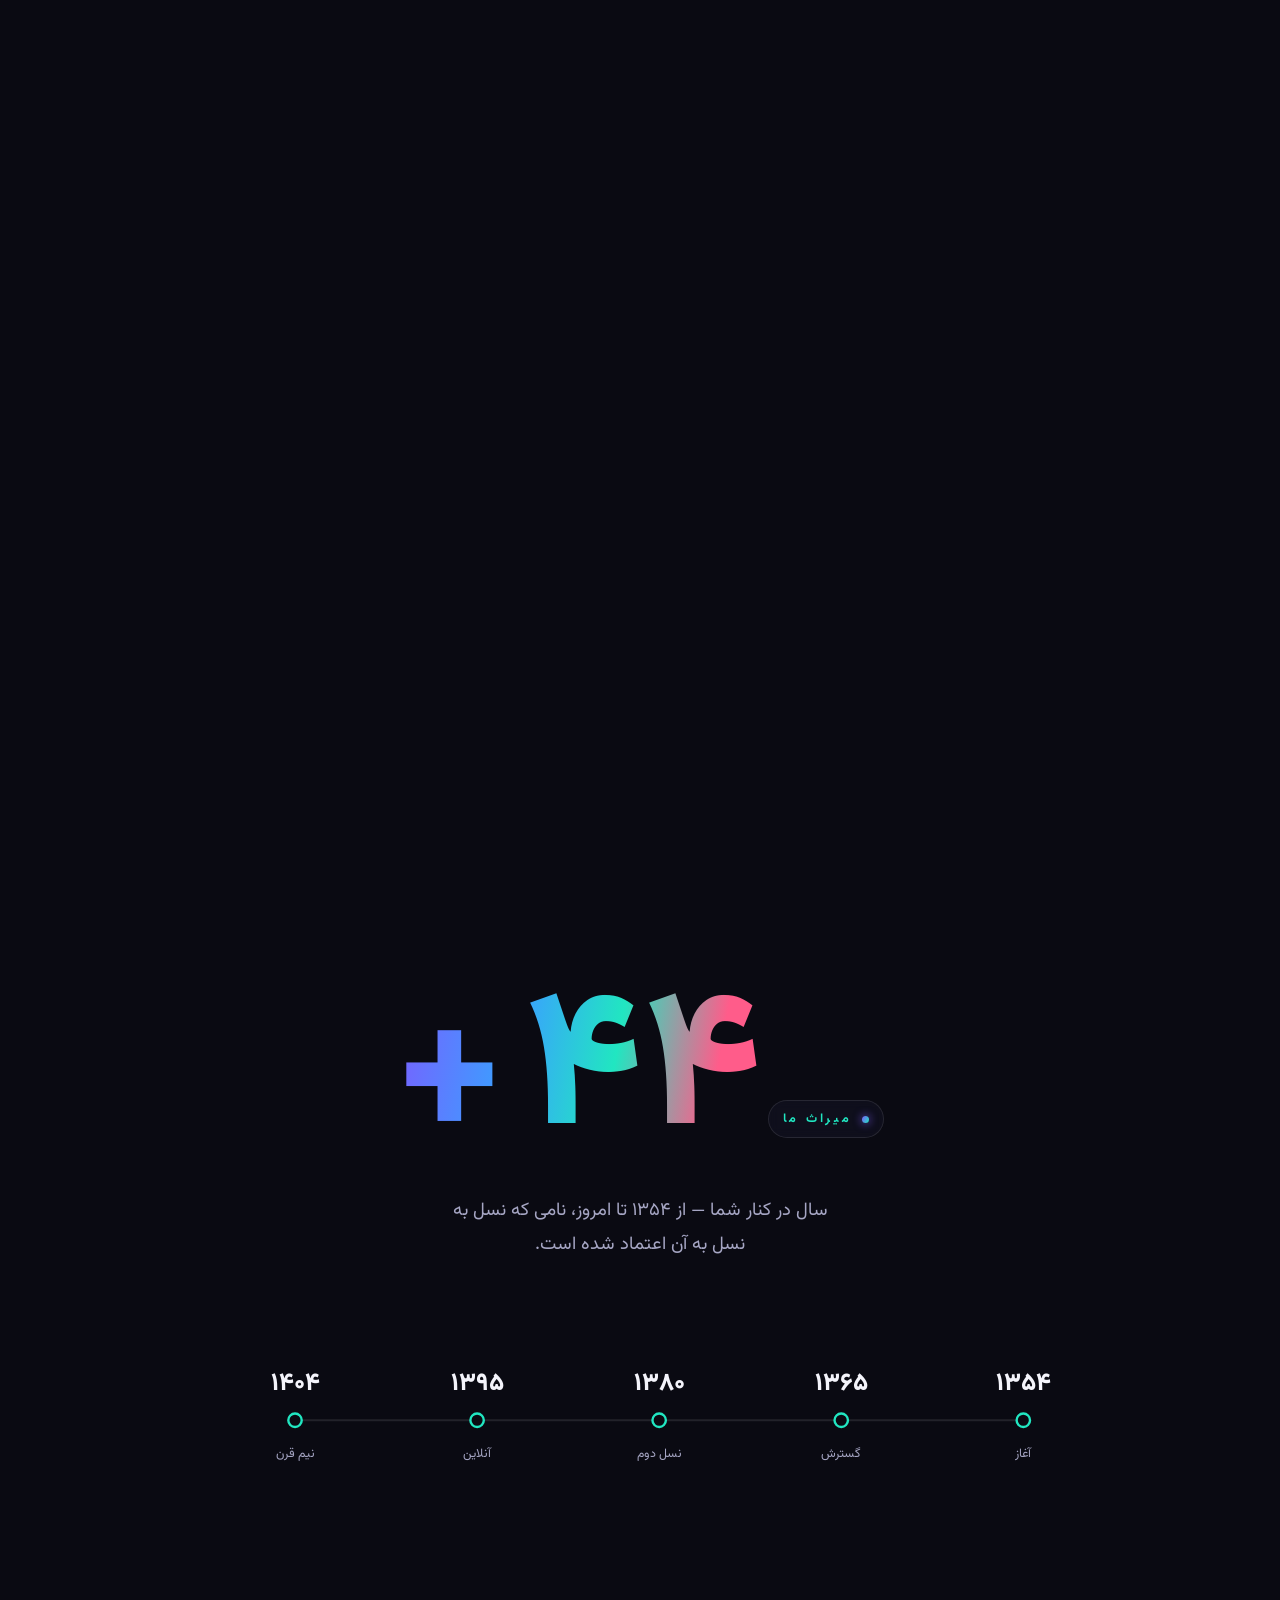
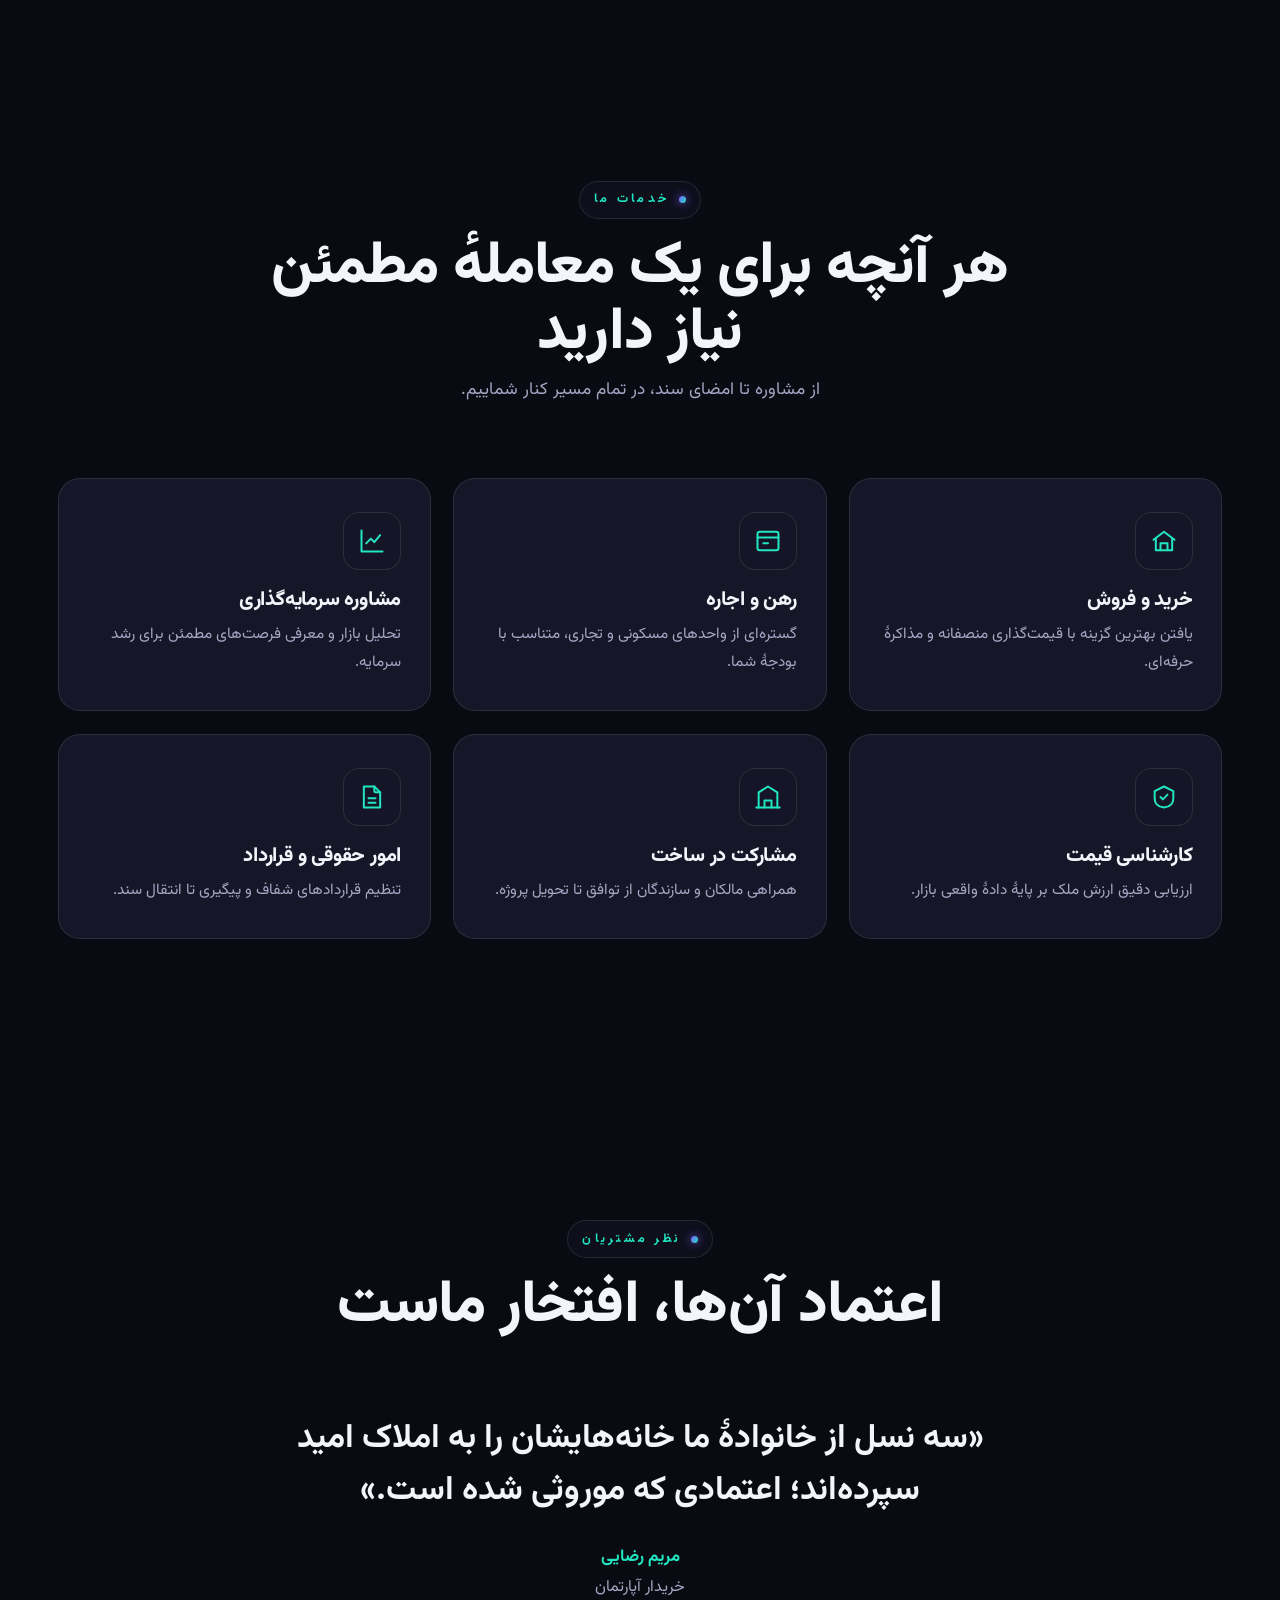
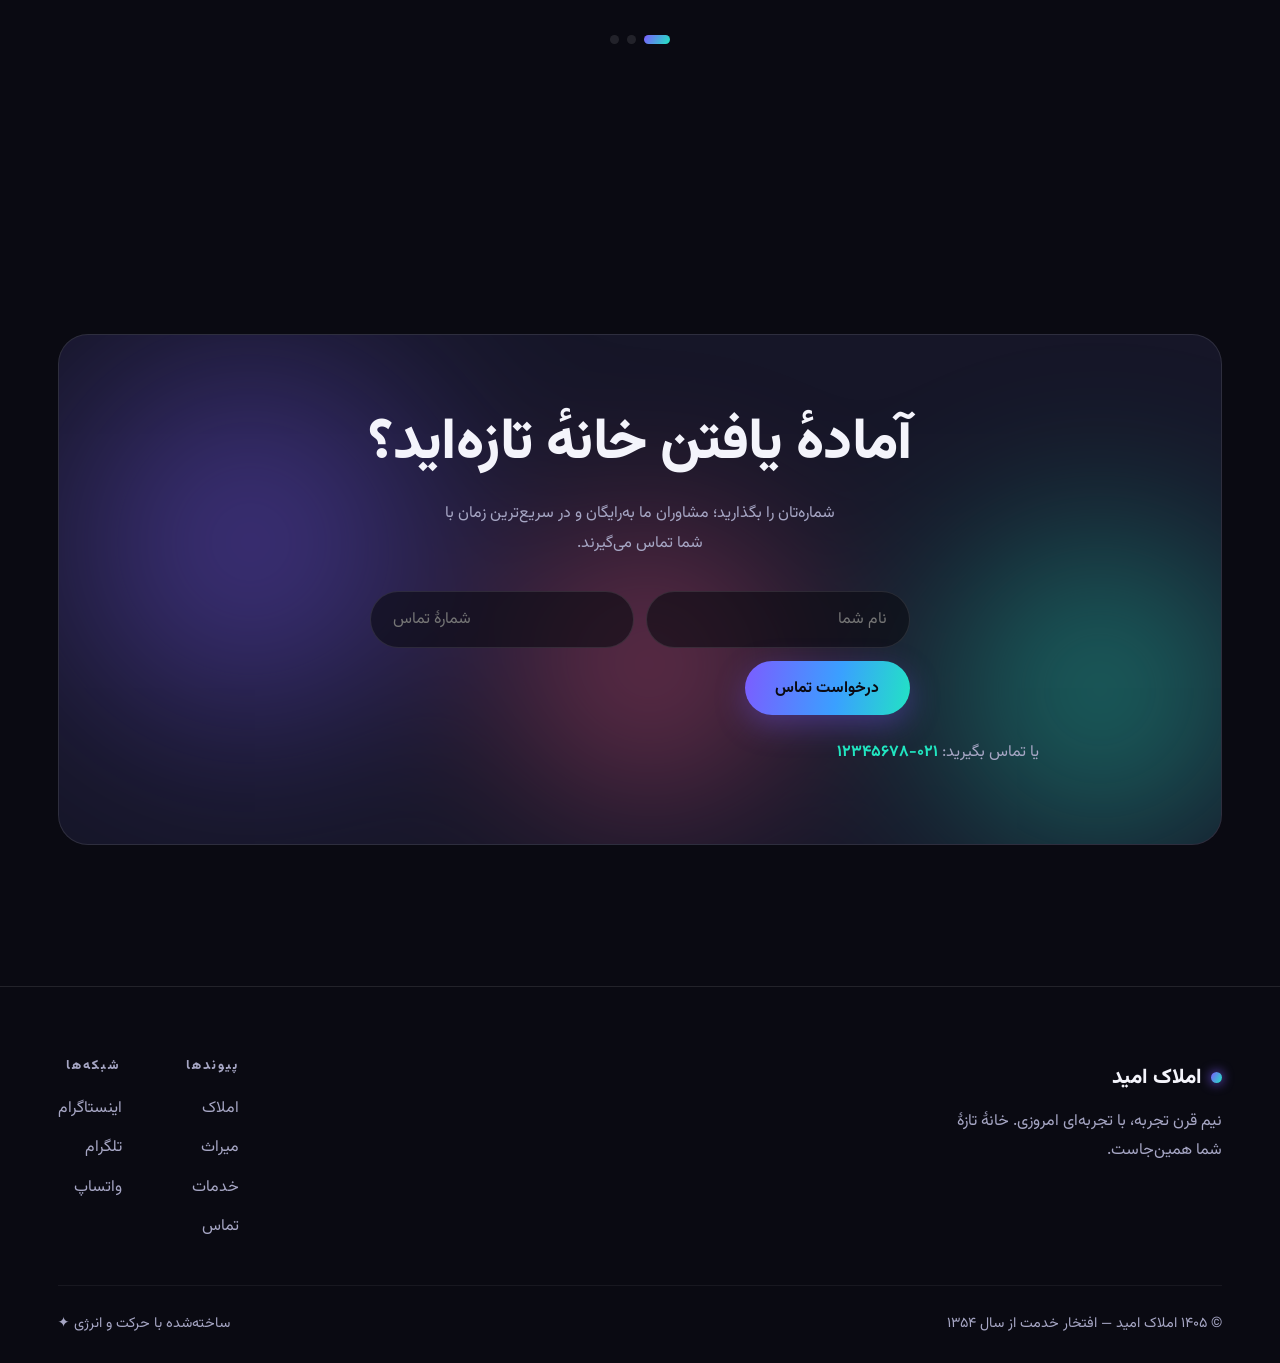
<file: preview/motion.html>
<!doctype html>
<html lang="fa" dir="rtl">
<head>
  <meta charset="utf-8">
  <meta name="viewport" content="width=device-width, initial-scale=1">
  <title>املاک امید (پویا) | تجربه‌ای متحرک — از ۱۳۵۴</title>
  <meta name="description" content="املاک امید — نسخهٔ پویا و پرانیمیشن. نیم قرن تجربه، با حال‌وهوایی امروزی. تأسیس ۱۳۵۴.">
  <link rel="preconnect" href="https://fonts.googleapis.com">
  <link rel="preconnect" href="https://fonts.gstatic.com" crossorigin>
  <link href="https://fonts.googleapis.com/css2?family=Vazirmatn:wght@300;400;500;600;700;800;900&display=swap" rel="stylesheet">
  <link rel="stylesheet" href="../wp-content/themes/amlak-omid-motion/assets/css/motion.css">
  <!-- پیش‌نمایش ایستای نسخهٔ «پویا» (Motion). خروجی واقعی از فایل‌های PHP قالب ساخته می‌شود. -->
</head>
<body class="rtl motion">
  <a class="m-skip" href="#main">پرش به محتوای اصلی</a>

  <svg width="0" height="0" aria-hidden="true" focusable="false" style="position:absolute">
    <defs>
      <linearGradient id="mgrad" x1="0" y1="0" x2="1" y2="1"><stop offset="0" stop-color="#7c5cff"/><stop offset=".55" stop-color="#21e6c1"/><stop offset="1" stop-color="#ff5c8a"/></linearGradient>
      <linearGradient id="mgrad2" x1="0" y1="0" x2="1" y2="0"><stop offset="0" stop-color="#7c5cff"/><stop offset=".5" stop-color="#3aa0ff"/><stop offset="1" stop-color="#21e6c1"/></linearGradient>
    </defs>
  </svg>

  <div class="m-progress" aria-hidden="true"></div>

  <header class="m-nav" id="site-nav">
    <div class="m-container">
      <div class="m-nav__inner">
        <a class="m-brand" href="#main"><span class="dot" aria-hidden="true"></span>املاک امید<small>از ۱۳۵۴</small></a>
        <nav class="m-menu" aria-label="منوی اصلی">
          <a href="#showcase">املاک</a><a href="#heritage">میراث</a><a href="#services">خدمات</a><a href="#contact">تماس</a>
        </nav>
        <div class="m-nav__actions">
          <a class="m-nav__cta m-btn m-btn--grad m-magnetic" href="#contact">مشاورهٔ رایگان</a>
          <button class="m-burger" type="button" aria-expanded="false" aria-controls="m-overlay" aria-label="باز کردن منو"><span></span><span></span><span></span></button>
        </div>
      </div>
    </div>
  </header>

  <div class="m-overlay" id="m-overlay" role="dialog" aria-modal="true" aria-label="منوی اصلی">
    <a href="#showcase">املاک</a><a href="#heritage">میراث</a><a href="#services">خدمات</a><a href="#contact">تماس</a>
    <a href="#contact">مشاورهٔ رایگان</a>
  </div>

  <main id="main">

    <!-- HERO -->
    <section class="m-hero" aria-labelledby="m-hero-title">
      <div class="m-aurora" aria-hidden="true"><i></i><i></i><i></i></div>
      <div class="m-hero__grain" aria-hidden="true"></div>
      <div class="m-hero__spot" aria-hidden="true"></div>
      <div class="m-hero__content">
        <span class="m-eyebrow">املاک امید · از سال ۱۳۵۴</span>
        <h1 id="m-hero-title">
          <span class="m-line" data-split>خانهٔ تازهٔ شما</span>
          <span class="m-line">
            <span class="m-grad-text">یک کلیک تا</span>
            <span class="m-hero__rotator m-grad-text" aria-hidden="true">
              <span>خرید</span><span>فروش</span><span>اجاره</span><span>سرمایه‌گذاری</span>
            </span>
            <span class="sr-only">خرید، فروش، اجاره و سرمایه‌گذاری</span>
          </span>
        </h1>
        <p class="m-hero__sub">نیم قرن تجربه، حالا با تجربه‌ای امروزی و پویا. بهترین فرصت‌های بازار را زنده و متحرک کشف کنید.</p>
        <div class="m-hero__cta">
          <a class="m-btn m-btn--grad m-magnetic" href="#showcase">کاوش املاک</a>
          <a class="m-btn m-btn--ghost" href="#contact">مشاورهٔ رایگان</a>
        </div>
      </div>
      <div class="m-hero__scroll" aria-hidden="true"><span>اسکرول</span><i></i></div>
      <div class="m-marquee" aria-hidden="true">
        <div class="m-marquee__track">
          <span>خرید</span><span>فروش</span><span>رهن و اجاره</span><span>سرمایه‌گذاری</span><span>مشاوره</span><span>کارشناسی</span><span>مشارکت در ساخت</span>
          <span>خرید</span><span>فروش</span><span>رهن و اجاره</span><span>سرمایه‌گذاری</span><span>مشاوره</span><span>کارشناسی</span><span>مشارکت در ساخت</span>
        </div>
      </div>
    </section>

    <!-- STATS -->
    <section class="m-section" aria-label="آمار و دستاوردها">
      <div class="m-container">
        <div class="m-stats__grid" data-stagger>
          <div class="m-stat">
            <div class="m-ring"><svg viewBox="0 0 100 100" width="96" height="96" aria-hidden="true"><circle class="track" cx="50" cy="50" r="44"></circle><circle class="bar" cx="50" cy="50" r="44" data-pct="100"></circle></svg><span class="m-ring__val"><span data-count="50">۵۰</span>+</span></div>
            <div class="m-stat__label">سال تجربه و اعتماد</div>
          </div>
          <div class="m-stat">
            <div class="m-stat__num m-grad-text"><span data-count="12000">۱۲٬۰۰۰</span>+</div>
            <div class="m-stat__label">معاملهٔ موفق</div>
          </div>
          <div class="m-stat">
            <div class="m-ring"><svg viewBox="0 0 100 100" width="96" height="96" aria-hidden="true"><circle class="track" cx="50" cy="50" r="44"></circle><circle class="bar" cx="50" cy="50" r="44" data-pct="98"></circle></svg><span class="m-ring__val"><span data-count="98">۹۸</span>٪</span></div>
            <div class="m-stat__label">رضایت مشتریان</div>
          </div>
          <div class="m-stat">
            <div class="m-stat__num m-grad-text"><span data-count="3">۳</span></div>
            <div class="m-stat__label">نسل در خدمت شما</div>
          </div>
        </div>
      </div>
    </section>

    <!-- SHOWCASE -->
    <section class="m-showcase" id="showcase" aria-labelledby="m-showcase-title">
      <div class="m-showcase__sticky">
        <div class="m-showcase__head m-reveal">
          <span class="m-eyebrow">املاک منتخب</span>
          <h2 id="m-showcase-title">با اسکرول، مجموعه را کاوش کنید</h2>
        </div>
        <div class="m-track" role="region" aria-label="املاک منتخب" tabindex="0">
          <a class="m-estate" href="#contact"><div class="m-estate__media"><span class="m-estate__mono" aria-hidden="true">◆</span></div><span class="m-estate__badge">فروش ویژه</span><div class="m-estate__cap"><span class="m-estate__loc">الهیه</span><div class="m-estate__name">عمارت باغ‌دار</div><div class="m-estate__meta"><span>۴۸۰ متر · ۵ خواب</span><span>💎 ۹۵ میلیارد تومان</span></div></div></a>
          <a class="m-estate" href="#contact"><div class="m-estate__media"><span class="m-estate__mono" aria-hidden="true">◆</span></div><span class="m-estate__badge">فروش</span><div class="m-estate__cap"><span class="m-estate__loc">فرمانیه</span><div class="m-estate__name">پنت‌هاوس رو به شهر</div><div class="m-estate__meta"><span>۳۲۰ متر · ۴ خواب</span><span>💎 ۶۲ میلیارد تومان</span></div></div></a>
          <a class="m-estate" href="#contact"><div class="m-estate__media"><span class="m-estate__mono" aria-hidden="true">◆</span></div><span class="m-estate__badge">فروش</span><div class="m-estate__cap"><span class="m-estate__loc">نیاوران</span><div class="m-estate__name">دوبلکس مدرن</div><div class="m-estate__meta"><span>۲۹۰ متر · ۴ خواب</span><span>💎 ۴۸ میلیارد تومان</span></div></div></a>
          <a class="m-estate" href="#contact"><div class="m-estate__media"><span class="m-estate__mono" aria-hidden="true">◆</span></div><span class="m-estate__badge">فروش</span><div class="m-estate__cap"><span class="m-estate__loc">زعفرانیه</span><div class="m-estate__name">آپارتمان لوکس</div><div class="m-estate__meta"><span>۲۱۰ متر · ۳ خواب</span><span>💎 ۳۸ میلیارد تومان</span></div></div></a>
          <a class="m-estate" href="#contact"><div class="m-estate__media"><span class="m-estate__mono" aria-hidden="true">◆</span></div><span class="m-estate__badge">اجاره</span><div class="m-estate__cap"><span class="m-estate__loc">کامرانیه</span><div class="m-estate__name">برج‌باغ نوساز</div><div class="m-estate__meta"><span>۲۶۰ متر · ۳ خواب</span><span>💎 ۲۸۰ میلیون تومان</span></div></div></a>
          <a class="m-estate" href="#contact"><div class="m-estate__media"><span class="m-estate__mono" aria-hidden="true">◆</span></div><span class="m-estate__badge">فروش</span><div class="m-estate__cap"><span class="m-estate__loc">رویان</span><div class="m-estate__name">ویلای ساحلی</div><div class="m-estate__meta"><span>۵۲۰ متر · ۵ خواب</span><span>💎 ۷۰ میلیارد تومان</span></div></div></a>
        </div>
        <div class="m-showcase__hint" aria-hidden="true">↓ اسکرول کنید — مجموعه به‌صورت افقی حرکت می‌کند</div>
      </div>
    </section>

    <!-- HERITAGE -->
    <section class="m-section m-heritage" id="heritage" aria-labelledby="m-heritage-title">
      <div class="m-container">
        <h2 class="sr-only" id="m-heritage-title">میراث ما — ۵۰+ سال در کنار شما</h2>
        <span class="m-eyebrow m-reveal" aria-hidden="true">میراث ما</span>
        <div class="m-odo m-grad-text m-reveal" aria-hidden="true"><span data-count="50">۵۰</span>+</div>
        <p class="m-heritage__sub m-reveal">سال در کنار شما — از ۱۳۵۴ تا امروز، نامی که نسل به نسل به آن اعتماد شده است.</p>
        <div class="m-timeline m-reveal" role="img" aria-label="خط زمانی میراث: ۱۳۵۴ تا ۱۴۰۴">
          <svg viewBox="0 0 960 160" preserveAspectRatio="xMidYMid meet">
            <path class="road" d="M120 90 H880"></path>
            <path class="draw" d="M880 90 H120"></path>
            <circle class="node" cx="880" cy="90" r="7"></circle><text class="yr" x="880" y="58" text-anchor="middle" font-size="26">۱۳۵۴</text><text class="lbl" x="880" y="128" text-anchor="middle">آغاز</text>
            <circle class="node" cx="690" cy="90" r="7"></circle><text class="yr" x="690" y="58" text-anchor="middle" font-size="26">۱۳۶۵</text><text class="lbl" x="690" y="128" text-anchor="middle">گسترش</text>
            <circle class="node" cx="500" cy="90" r="7"></circle><text class="yr" x="500" y="58" text-anchor="middle" font-size="26">۱۳۸۰</text><text class="lbl" x="500" y="128" text-anchor="middle">نسل دوم</text>
            <circle class="node" cx="310" cy="90" r="7"></circle><text class="yr" x="310" y="58" text-anchor="middle" font-size="26">۱۳۹۵</text><text class="lbl" x="310" y="128" text-anchor="middle">آنلاین</text>
            <circle class="node" cx="120" cy="90" r="7"></circle><text class="yr" x="120" y="58" text-anchor="middle" font-size="26">۱۴۰۴</text><text class="lbl" x="120" y="128" text-anchor="middle">نیم قرن</text>
          </svg>
        </div>
      </div>
    </section>

    <!-- SERVICES -->
    <section class="m-section" id="services" aria-labelledby="m-services-title">
      <div class="m-container">
        <div class="m-head m-reveal">
          <span class="m-eyebrow">خدمات ما</span>
          <h2 id="m-services-title">هر آنچه برای یک معاملهٔ مطمئن نیاز دارید</h2>
          <p>از مشاوره تا امضای سند، در تمام مسیر کنار شماییم.</p>
        </div>
        <div class="m-serv__grid" data-stagger>
          <article class="m-serv" data-tilt><div class="m-serv__icon"><svg viewBox="0 0 24 24" fill="none" stroke="currentColor" stroke-width="1.7" stroke-linecap="round" stroke-linejoin="round" aria-hidden="true"><path d="M3 11l9-7 9 7"/><path d="M5 10v10h14V10"/><path d="M9 20v-6h6v6"/></svg></div><h3>خرید و فروش</h3><p>یافتن بهترین گزینه با قیمت‌گذاری منصفانه و مذاکرهٔ حرفه‌ای.</p></article>
          <article class="m-serv" data-tilt><div class="m-serv__icon"><svg viewBox="0 0 24 24" fill="none" stroke="currentColor" stroke-width="1.7" stroke-linecap="round" stroke-linejoin="round" aria-hidden="true"><rect x="3" y="4" width="18" height="16" rx="2"/><path d="M3 9h18"/><path d="M8 14h4"/></svg></div><h3>رهن و اجاره</h3><p>گستره‌ای از واحدهای مسکونی و تجاری، متناسب با بودجهٔ شما.</p></article>
          <article class="m-serv" data-tilt><div class="m-serv__icon"><svg viewBox="0 0 24 24" fill="none" stroke="currentColor" stroke-width="1.7" stroke-linecap="round" stroke-linejoin="round" aria-hidden="true"><path d="M3 3v18h18"/><path d="M7 14l4-4 3 3 5-6"/></svg></div><h3>مشاوره سرمایه‌گذاری</h3><p>تحلیل بازار و معرفی فرصت‌های مطمئن برای رشد سرمایه.</p></article>
          <article class="m-serv" data-tilt><div class="m-serv__icon"><svg viewBox="0 0 24 24" fill="none" stroke="currentColor" stroke-width="1.7" stroke-linecap="round" stroke-linejoin="round" aria-hidden="true"><path d="M12 3l8 4v6c0 5-3.5 7.5-8 8-4.5-.5-8-3-8-8V7z"/><path d="M9 12l2 2 4-4"/></svg></div><h3>کارشناسی قیمت</h3><p>ارزیابی دقیق ارزش ملک بر پایهٔ دادهٔ واقعی بازار.</p></article>
          <article class="m-serv" data-tilt><div class="m-serv__icon"><svg viewBox="0 0 24 24" fill="none" stroke="currentColor" stroke-width="1.7" stroke-linecap="round" stroke-linejoin="round" aria-hidden="true"><path d="M2 21h20"/><path d="M4 21V8l8-5 8 5v13"/><path d="M9 21v-6h6v6"/></svg></div><h3>مشارکت در ساخت</h3><p>همراهی مالکان و سازندگان از توافق تا تحویل پروژه.</p></article>
          <article class="m-serv" data-tilt><div class="m-serv__icon"><svg viewBox="0 0 24 24" fill="none" stroke="currentColor" stroke-width="1.7" stroke-linecap="round" stroke-linejoin="round" aria-hidden="true"><path d="M14 3v4a1 1 0 0 0 1 1h4"/><path d="M5 3h9l5 5v13H5z"/><path d="M9 13h6"/><path d="M9 17h6"/></svg></div><h3>امور حقوقی و قرارداد</h3><p>تنظیم قراردادهای شفاف و پیگیری تا انتقال سند.</p></article>
        </div>
      </div>
    </section>

    <!-- TESTIMONIALS -->
    <section class="m-section" aria-labelledby="m-tst-title">
      <div class="m-container">
        <div class="m-head m-reveal">
          <span class="m-eyebrow">نظر مشتریان</span>
          <h2 id="m-tst-title">اعتماد آن‌ها، افتخار ماست</h2>
        </div>
        <div class="m-tst m-reveal">
          <figure class="m-tst__item active" style="margin:0"><blockquote class="m-tst__quote" style="margin:0;padding:0;border:0">«سه نسل از خانوادهٔ ما خانه‌هایشان را به املاک امید سپرده‌اند؛ اعتمادی که موروثی شده است.»</blockquote><figcaption class="m-tst__by"><b>مریم رضایی</b>خریدار آپارتمان</figcaption></figure>
          <figure class="m-tst__item" style="margin:0"><blockquote class="m-tst__quote" style="margin:0;padding:0;border:0">«تجربهٔ امروزی و سریع، اما با همان امانت‌داری قدیمی. دقیقاً همان چیزی که می‌خواستم.»</blockquote><figcaption class="m-tst__by"><b>علی محمدی</b>فروشندهٔ ملک</figcaption></figure>
          <figure class="m-tst__item" style="margin:0"><blockquote class="m-tst__quote" style="margin:0;padding:0;border:0">«برای اجارهٔ دفتر، تنها جایی بود که با صبر بهترین گزینه را پیدا کرد. حرفه‌ای و مدرن.»</blockquote><figcaption class="m-tst__by"><b>سحر کریمی</b>مستأجر تجاری</figcaption></figure>
          <div class="m-tst__dots" role="group" aria-label="انتخاب نظر">
            <button type="button" aria-current="true" aria-label="نظر ۱"></button><button type="button" aria-label="نظر ۲"></button><button type="button" aria-label="نظر ۳"></button>
          </div>
        </div>
      </div>
    </section>

    <!-- CTA -->
    <section class="m-section m-cta" id="contact" aria-labelledby="m-cta-title">
      <div class="m-container">
        <div class="m-cta__inner m-reveal">
          <div class="m-aurora" aria-hidden="true"><i></i><i></i><i></i></div>
          <h2 id="m-cta-title">آمادهٔ یافتن خانهٔ تازه‌اید؟</h2>
          <p>شماره‌تان را بگذارید؛ مشاوران ما به‌رایگان و در سریع‌ترین زمان با شما تماس می‌گیرند.</p>
          <form class="m-cta__form" data-demo action="#" method="post">
            <label class="sr-only" for="m-name">نام</label>
            <input id="m-name" type="text" name="name" placeholder="نام شما" required>
            <label class="sr-only" for="m-phone">تلفن</label>
            <input id="m-phone" type="tel" name="phone" placeholder="شمارهٔ تماس" required>
            <button type="submit" class="m-btn m-btn--grad m-magnetic">درخواست تماس</button>
          </form>
          <p class="m-cta__note" hidden>✓ ثبت شد! به‌زودی با شما تماس می‌گیریم. (نمونهٔ نمایشی)</p>
          <p style="position:relative;z-index:2;margin:1.4rem 0 0;color:var(--muted)">یا تماس بگیرید: <a href="tel:02112345678" style="font-weight:700">۰۲۱-۱۲۳۴۵۶۷۸</a></p>
        </div>
      </div>
    </section>

  </main>

  <footer class="m-footer">
    <div class="m-container">
      <div class="m-footer__top">
        <div class="m-footer__brand">
          <div class="m-brand"><span class="dot" aria-hidden="true"></span>املاک امید</div>
          <p>نیم قرن تجربه، با تجربه‌ای امروزی. خانهٔ تازهٔ شما همین‌جاست.</p>
        </div>
        <div class="m-footer__cols">
          <div><h4>پیوندها</h4><a href="#showcase">املاک</a><a href="#heritage">میراث</a><a href="#services">خدمات</a><a href="#contact">تماس</a></div>
          <div><h4>شبکه‌ها</h4><a href="#">اینستاگرام</a><a href="#">تلگرام</a><a href="#">واتساپ</a></div>
        </div>
      </div>
      <div class="m-footer__bottom">
        <span>© ۱۴۰۵ املاک امید — افتخار خدمت از سال ۱۳۵۴</span>
        <span>ساخته‌شده با حرکت و انرژی ✦</span>
      </div>
    </div>
  </footer>

  <button class="m-top" type="button" aria-label="بازگشت به بالا">↑</button>

  <script src="../wp-content/themes/amlak-omid-motion/assets/js/motion.js"></script>
</body>
</html>
</file>
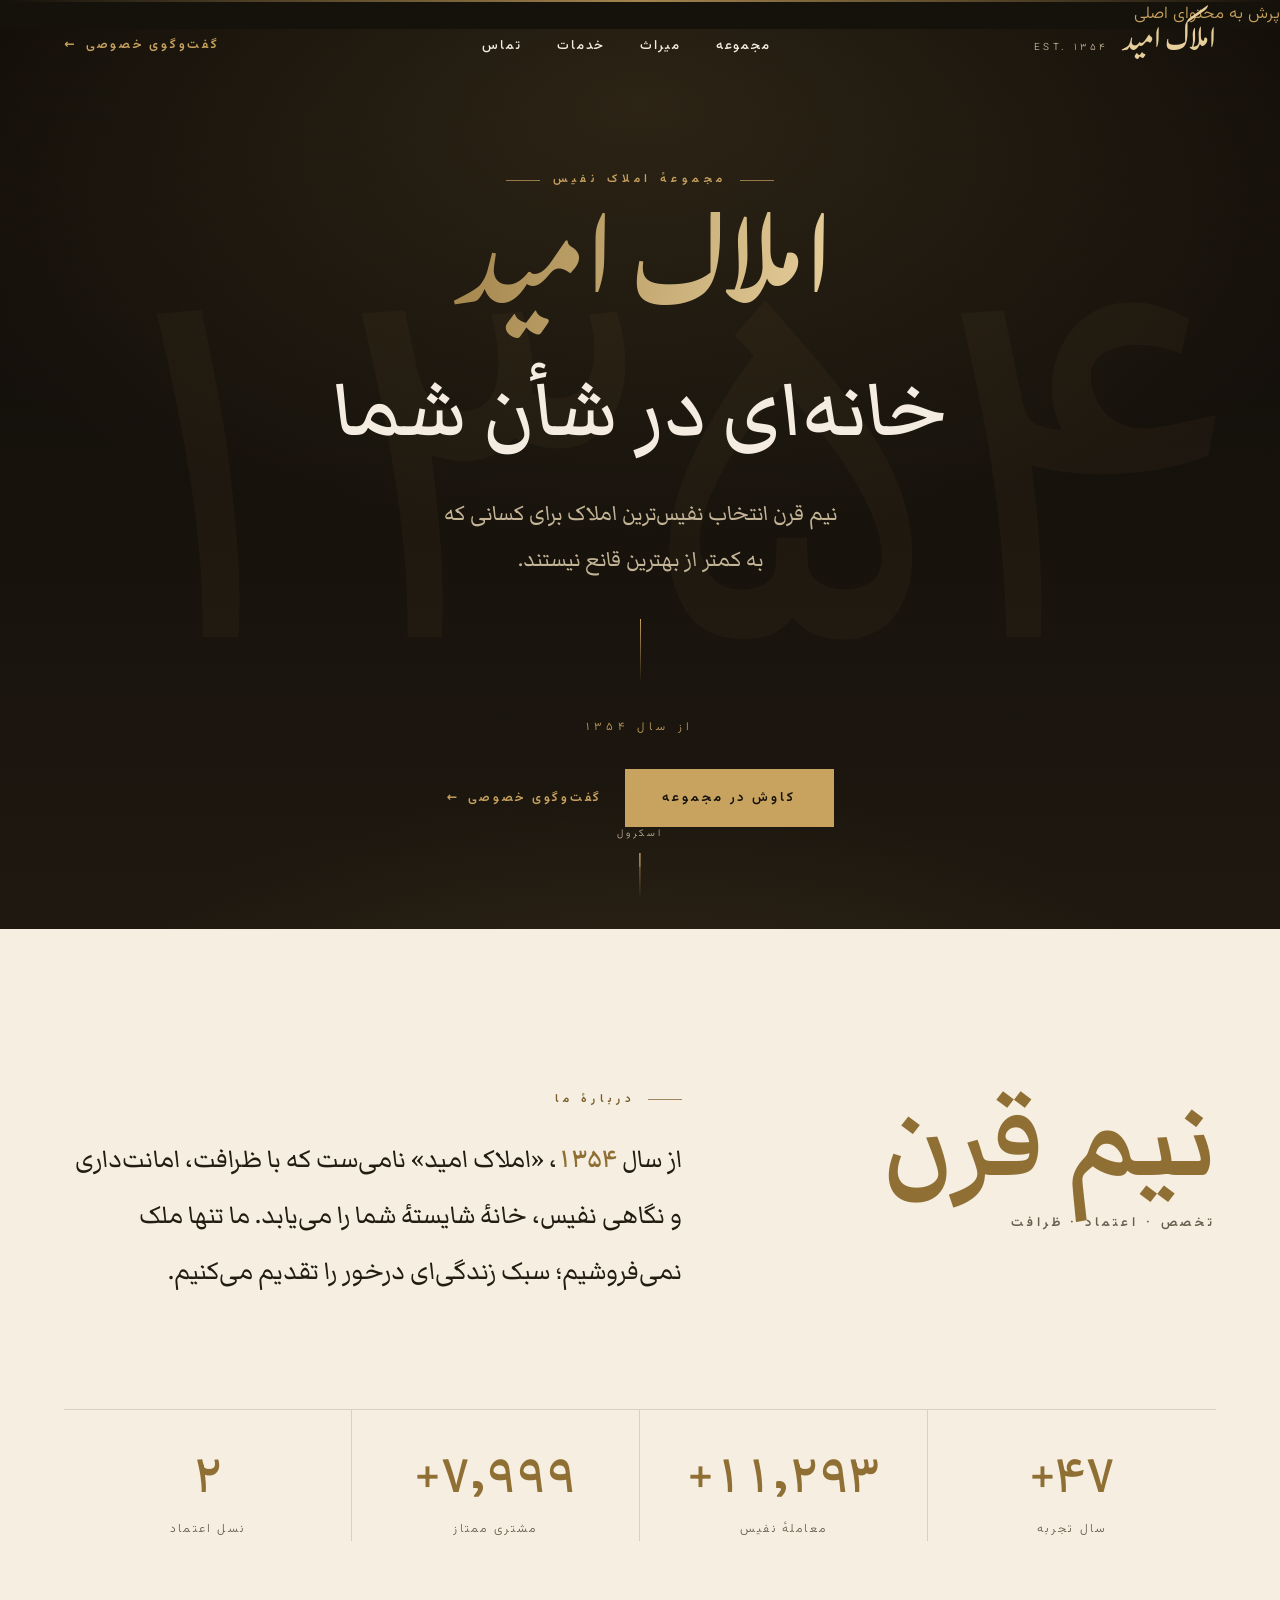
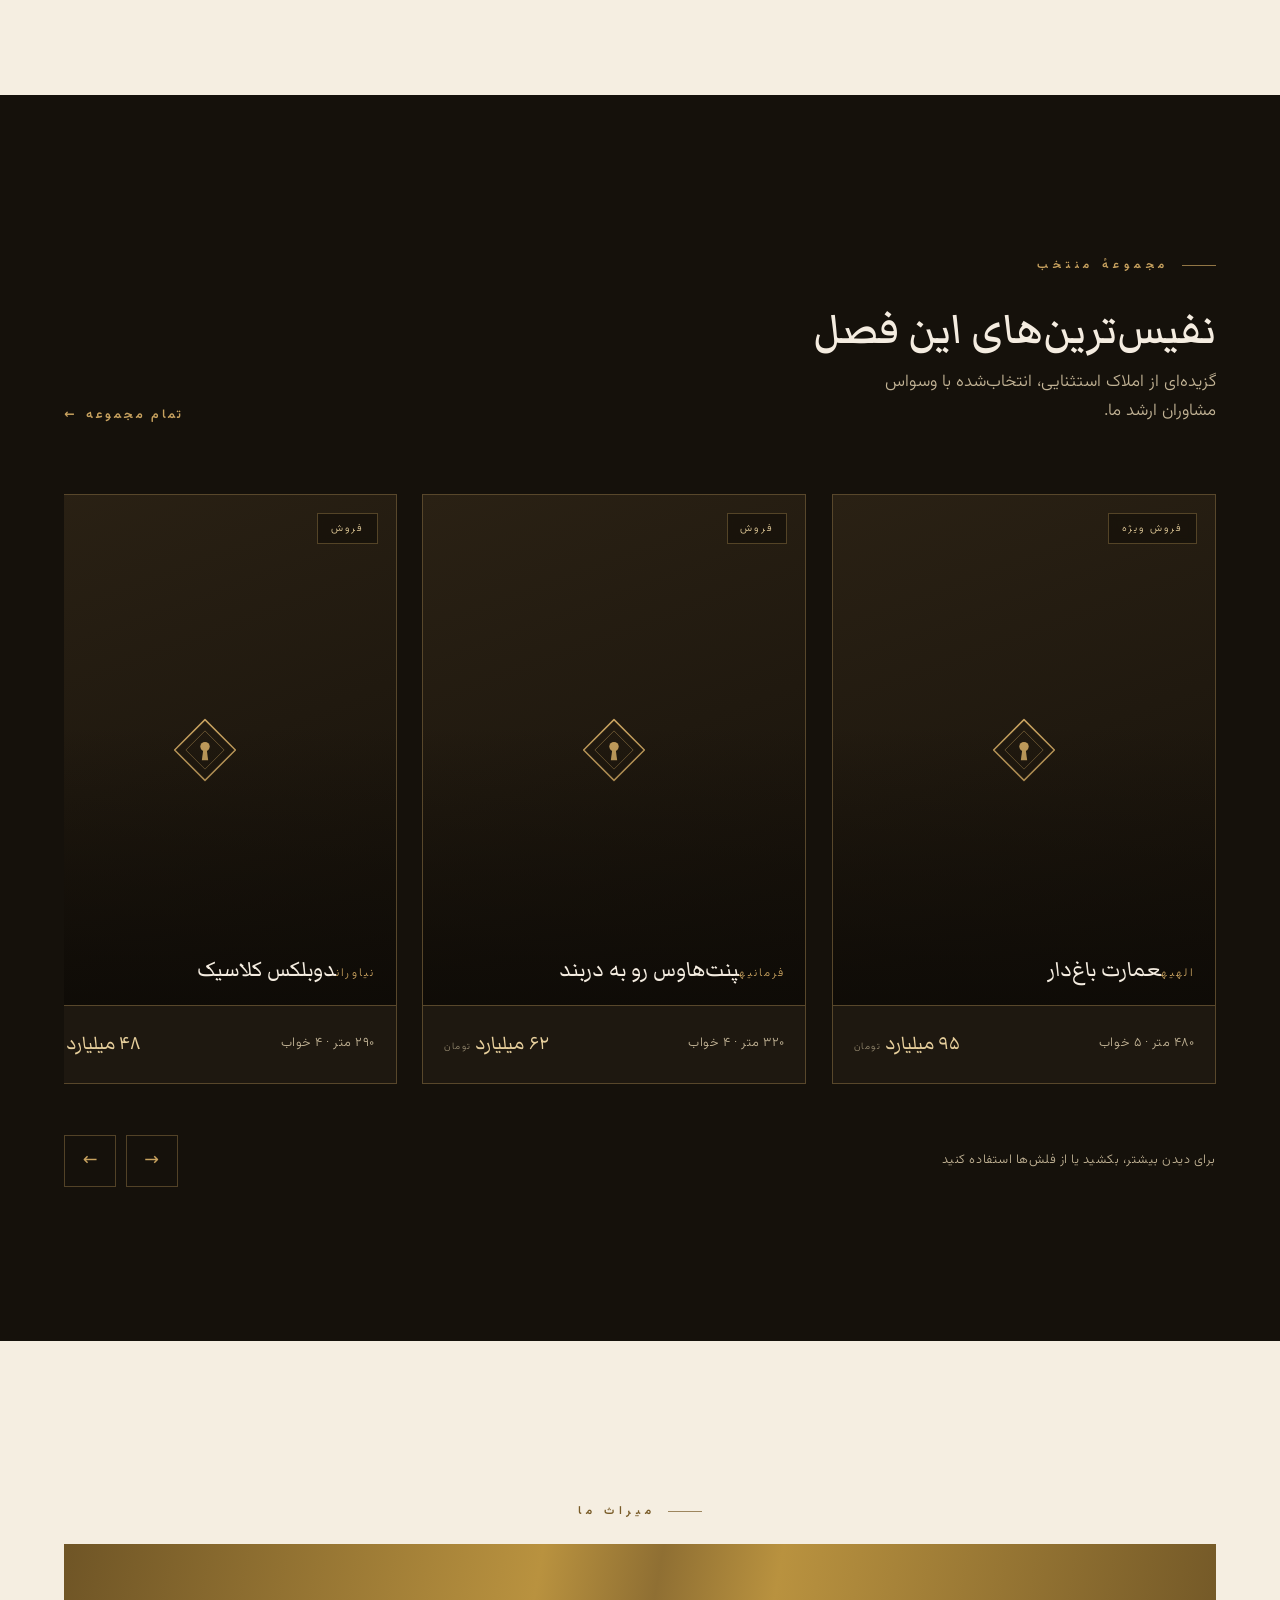
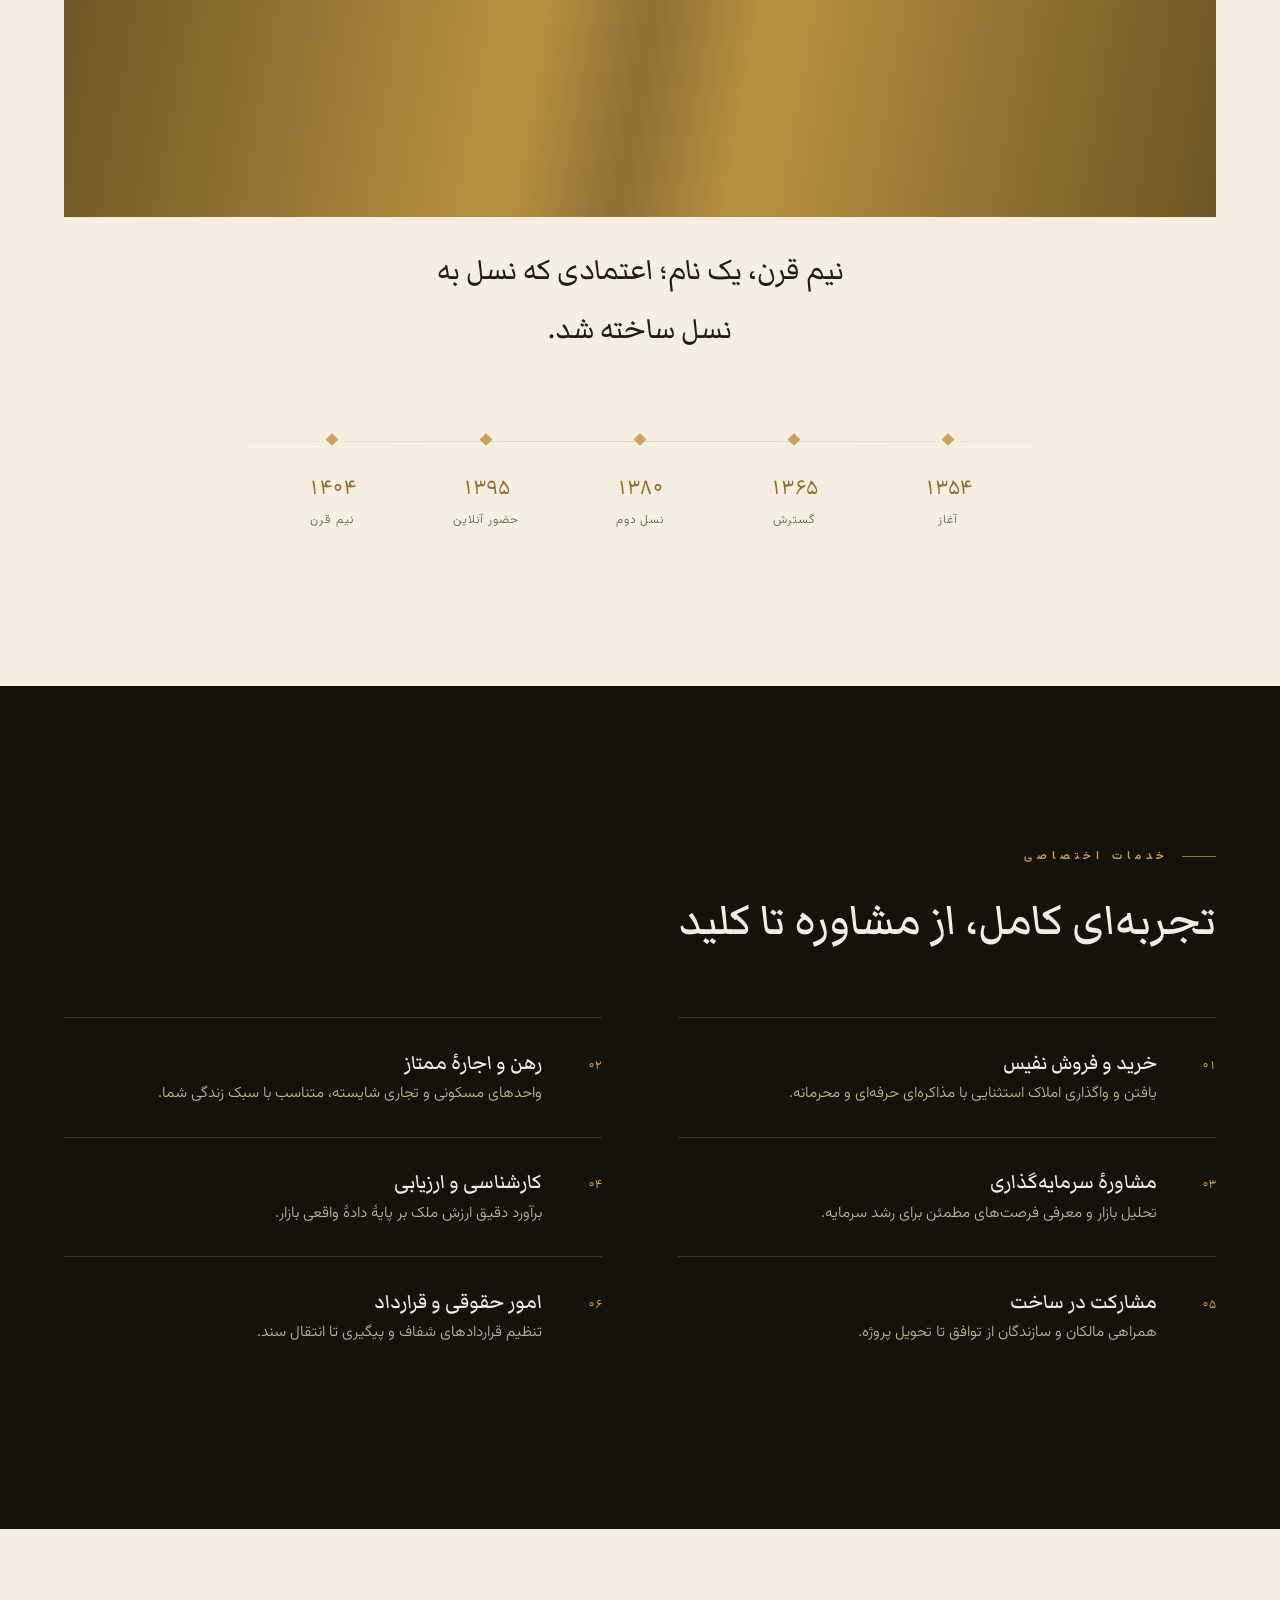
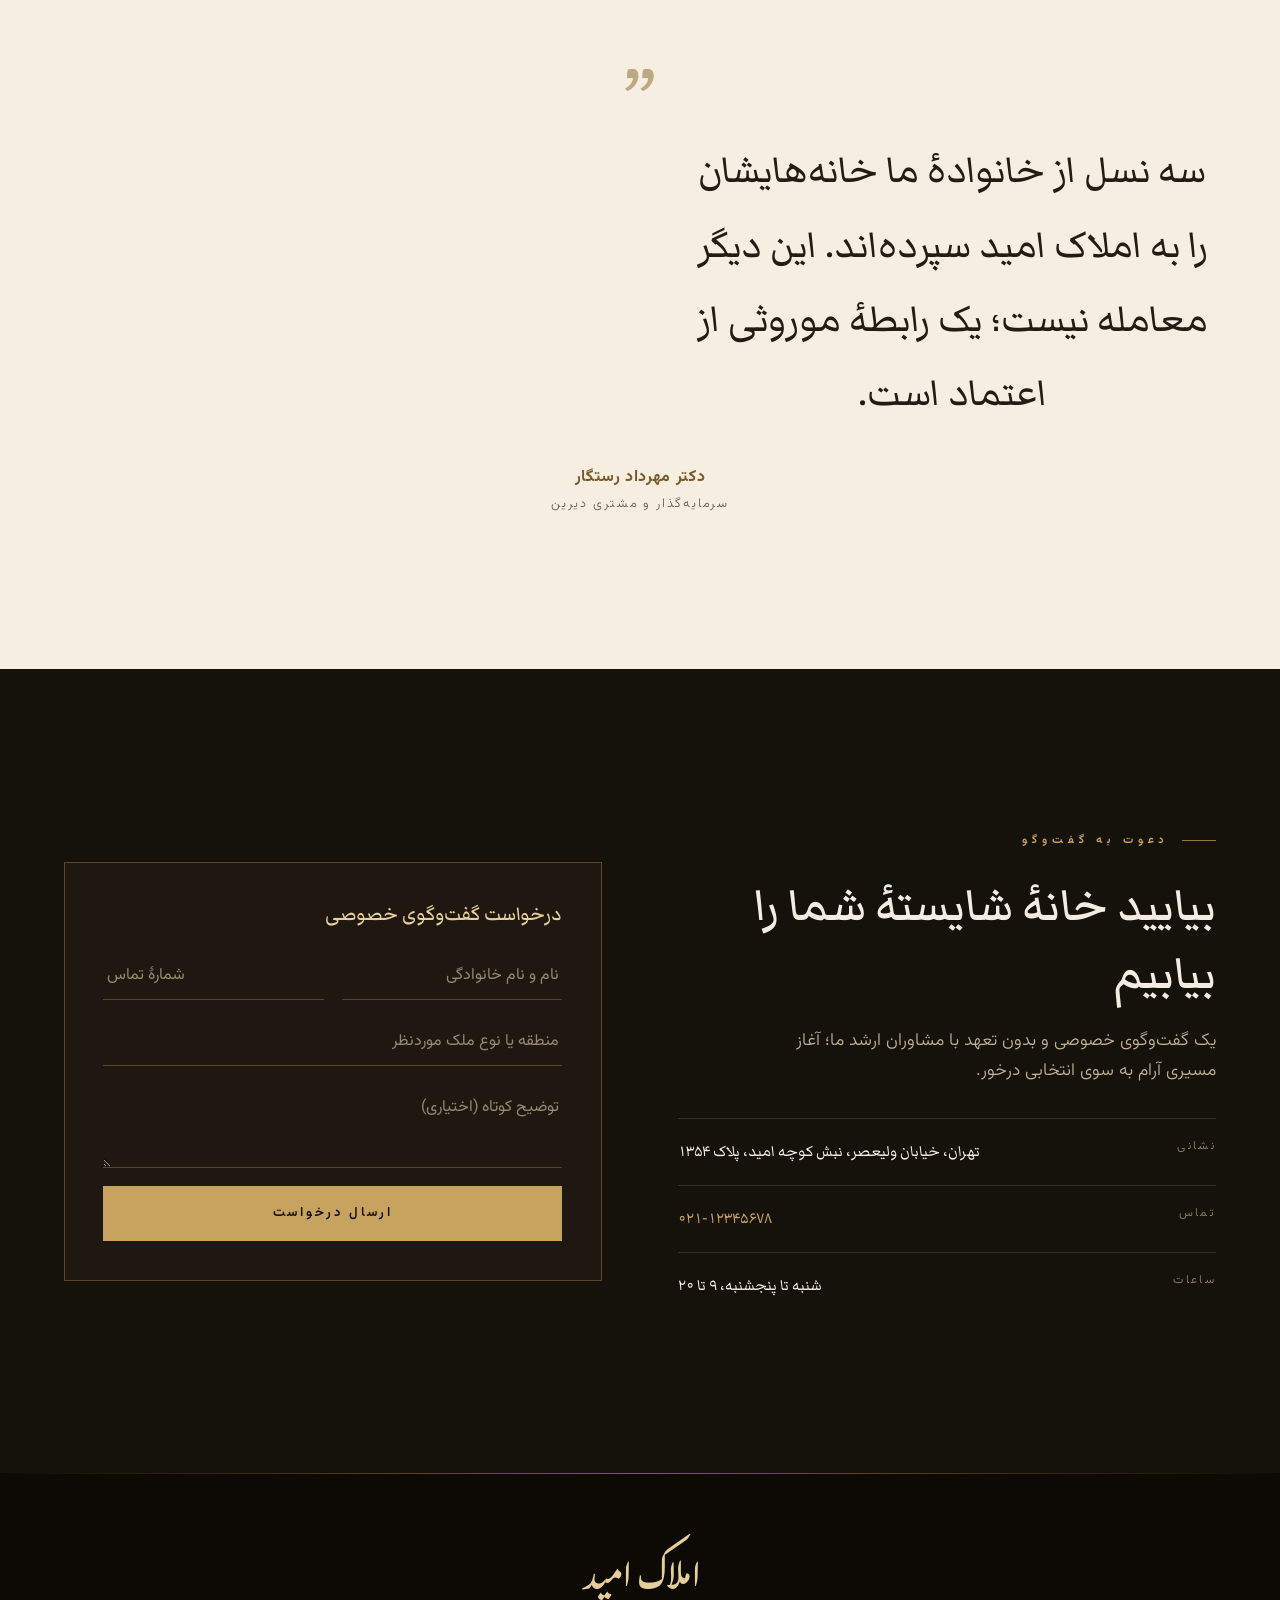
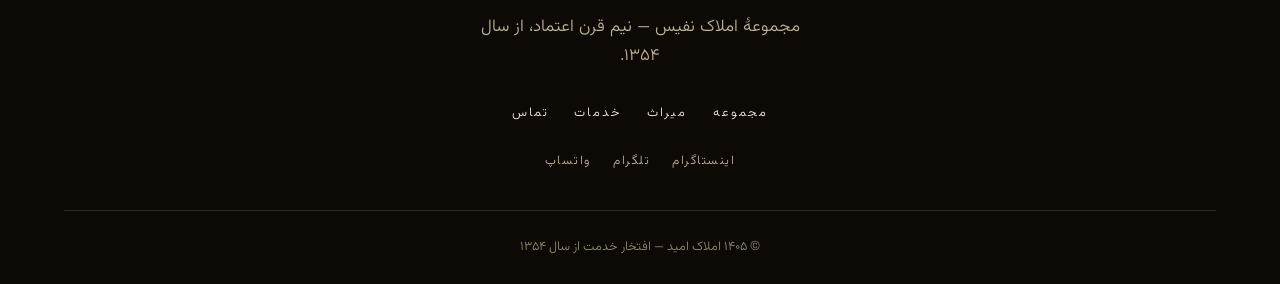
<file: preview/royale.html>
<!doctype html>
<html lang="fa" dir="rtl">
<head>
  <meta charset="utf-8">
  <meta name="viewport" content="width=device-width, initial-scale=1">
  <title>املاک امید (نفیس) | مجموعهٔ املاک لوکس — از ۱۳۵۴</title>
  <meta name="description" content="املاک امید — مجموعهٔ املاک نفیس. نیم قرن انتخاب بهترین‌ها. تأسیس ۱۳۵۴.">
  <link rel="preconnect" href="https://fonts.googleapis.com">
  <link rel="preconnect" href="https://fonts.gstatic.com" crossorigin>
  <link href="https://fonts.googleapis.com/css2?family=Gulzar&family=Markazi+Text:wght@400;500;600;700&family=Vazirmatn:wght@300;400;500;700&display=swap" rel="stylesheet">
  <link rel="stylesheet" href="../wp-content/themes/amlak-omid-royale/assets/css/royale.css">
  <!-- پیش‌نمایش ایستای نسخهٔ «نفیس» (Royale). خروجی واقعی از فایل‌های PHP قالب ساخته می‌شود. -->
</head>
<body class="rtl royale">
  <a class="r-skip" href="#main">پرش به محتوای اصلی</a>

  <!-- NAV -->
  <header class="r-nav" id="site-nav">
    <div class="r-container">
      <div class="r-nav__inner">
        <a class="r-brand" href="#main">
          <span class="r-brand__name">املاک امید</span>
          <span class="r-brand__est">EST. ۱۳۵۴</span>
        </a>
        <nav class="r-menu" aria-label="منوی اصلی">
          <a href="#collection">مجموعه</a>
          <a href="#heritage">میراث</a>
          <a href="#services">خدمات</a>
          <a href="#invite">تماس</a>
        </nav>
        <div class="r-nav__actions">
          <a class="r-nav__cta r-link" href="#invite">گفت‌وگوی خصوصی</a>
          <button class="r-burger" type="button" aria-expanded="false" aria-controls="r-overlay" aria-label="باز کردن منو"><span></span><span></span></button>
        </div>
      </div>
    </div>
  </header>

  <div class="r-overlay" id="r-overlay" role="dialog" aria-modal="true" aria-label="منوی اصلی">
    <button class="r-overlay__close" type="button" aria-label="بستن منو">&times;</button>
    <a href="#collection">مجموعه</a>
    <a href="#heritage">میراث</a>
    <a href="#services">خدمات</a>
    <a href="#invite">تماس</a>
    <a href="#invite">گفت‌وگوی خصوصی</a>
  </div>

  <main id="main">

    <!-- HERO -->
    <section class="r-hero" aria-labelledby="r-hero-title">
      <div class="r-hero__bubbles" aria-hidden="true"></div>
      <span class="r-hero__watermark" aria-hidden="true">۱۳۵۴</span>
      <div class="r-hero__content">
        <span class="r-eyebrow">مجموعهٔ املاک نفیس</span>
        <h1 class="r-hero__title" id="r-hero-title">
          <span class="r-hero__wordmark r-foil">املاک امید</span>
          خانه‌ای در شأن شما
        </h1>
        <p class="r-hero__sub">نیم قرن انتخاب نفیس‌ترین املاک برای کسانی که به کمتر از بهترین قانع نیستند.</p>
        <div class="r-rule" aria-hidden="true"></div>
        <div class="r-hero__since">از سال ۱۳۵۴</div>
        <div class="r-hero__cta">
          <a class="r-btn r-btn--solid" href="#collection">کاوش در مجموعه</a>
          <a class="r-link" href="#invite">گفت‌وگوی خصوصی</a>
        </div>
      </div>
      <div class="r-scrollcue" aria-hidden="true"><span>اسکرول</span><i></i></div>
    </section>

    <!-- MANIFESTO -->
    <section class="r-section r-section--light r-manifesto" id="about" aria-labelledby="r-manifesto-title">
      <div class="r-container">
        <div class="r-manifesto__inner">
          <div class="r-manifesto__aside r-reveal">
            <div class="r-manifesto__big">نیم قرن<small>تخصص · اعتماد · ظرافت</small></div>
          </div>
          <div class="r-reveal">
            <span class="r-eyebrow">دربارهٔ ما</span>
            <p class="r-manifesto__lead" id="r-manifesto-title">از سال <strong>۱۳۵۴</strong>، «املاک امید» نامی‌ست که با ظرافت، امانت‌داری و نگاهی نفیس، خانهٔ شایستهٔ شما را می‌یابد. ما تنها ملک نمی‌فروشیم؛ سبک زندگی‌ای درخور را تقدیم می‌کنیم.</p>
          </div>
        </div>
        <div class="r-numbers">
          <div class="r-stat r-reveal"><div class="r-stat__n"><span data-count="50">۵۰</span>+</div><div class="r-stat__l">سال تجربه</div></div>
          <div class="r-stat r-reveal"><div class="r-stat__n"><span data-count="12000">۱۲٬۰۰۰</span>+</div><div class="r-stat__l">معاملهٔ نفیس</div></div>
          <div class="r-stat r-reveal"><div class="r-stat__n"><span data-count="8500">۸٬۵۰۰</span>+</div><div class="r-stat__l">مشتری ممتاز</div></div>
          <div class="r-stat r-reveal"><div class="r-stat__n"><span data-count="3">۳</span></div><div class="r-stat__l">نسل اعتماد</div></div>
        </div>
      </div>
    </section>

    <!-- COLLECTION -->
    <section class="r-section r-collection" id="collection" aria-labelledby="r-collection-title">
      <div class="r-container">
        <div class="r-collection__head r-reveal">
          <div>
            <span class="r-eyebrow">مجموعهٔ منتخب</span>
            <h2 id="r-collection-title">نفیس‌ترین‌های این فصل</h2>
            <p>گزیده‌ای از املاک استثنایی، انتخاب‌شده با وسواس مشاوران ارشد ما.</p>
          </div>
          <a class="r-link" href="#invite">تمام مجموعه</a>
        </div>
      </div>
      <div class="r-container">
        <div class="r-scroller" tabindex="0" role="region" aria-label="فهرست املاک منتخب — برای پیمایش بکشید">
          <a class="r-estate" href="#invite"><div class="r-estate__media"><span class="r-estate__badge">فروش ویژه</span><span class="r-estate__mono" aria-hidden="true"><svg width="72" height="72" viewBox="0 0 64 64"><g fill="none" stroke="#c8a25f" stroke-linejoin="round"><path d="M32 5 L59 32 L32 59 L5 32 Z" stroke-width="1.3"/><path d="M32 15 L49 32 L32 49 L15 32 Z" stroke-width=".7" opacity=".55"/></g><g fill="#c8a25f"><circle cx="32" cy="29" r="4.2"/><path d="M30.4 32 L33.6 32 L34.8 41 L29.2 41 Z"/></g></svg></span><span class="r-estate__cap"><span class="r-estate__loc">الهیه</span><span class="r-estate__name">عمارت باغ‌دار</span></span></div><div class="r-estate__body"><span class="r-estate__meta">۴۸۰ متر · ۵ خواب</span><span class="r-estate__price">۹۵ میلیارد <small>تومان</small></span></div></a>
          <a class="r-estate" href="#invite"><div class="r-estate__media"><span class="r-estate__badge">فروش</span><span class="r-estate__mono" aria-hidden="true"><svg width="72" height="72" viewBox="0 0 64 64"><g fill="none" stroke="#c8a25f" stroke-linejoin="round"><path d="M32 5 L59 32 L32 59 L5 32 Z" stroke-width="1.3"/><path d="M32 15 L49 32 L32 49 L15 32 Z" stroke-width=".7" opacity=".55"/></g><g fill="#c8a25f"><circle cx="32" cy="29" r="4.2"/><path d="M30.4 32 L33.6 32 L34.8 41 L29.2 41 Z"/></g></svg></span><span class="r-estate__cap"><span class="r-estate__loc">فرمانیه</span><span class="r-estate__name">پنت‌هاوس رو به دربند</span></span></div><div class="r-estate__body"><span class="r-estate__meta">۳۲۰ متر · ۴ خواب</span><span class="r-estate__price">۶۲ میلیارد <small>تومان</small></span></div></a>
          <a class="r-estate" href="#invite"><div class="r-estate__media"><span class="r-estate__badge">فروش</span><span class="r-estate__mono" aria-hidden="true"><svg width="72" height="72" viewBox="0 0 64 64"><g fill="none" stroke="#c8a25f" stroke-linejoin="round"><path d="M32 5 L59 32 L32 59 L5 32 Z" stroke-width="1.3"/><path d="M32 15 L49 32 L32 49 L15 32 Z" stroke-width=".7" opacity=".55"/></g><g fill="#c8a25f"><circle cx="32" cy="29" r="4.2"/><path d="M30.4 32 L33.6 32 L34.8 41 L29.2 41 Z"/></g></svg></span><span class="r-estate__cap"><span class="r-estate__loc">نیاوران</span><span class="r-estate__name">دوبلکس کلاسیک</span></span></div><div class="r-estate__body"><span class="r-estate__meta">۲۹۰ متر · ۴ خواب</span><span class="r-estate__price">۴۸ میلیارد <small>تومان</small></span></div></a>
          <a class="r-estate" href="#invite"><div class="r-estate__media"><span class="r-estate__badge">فروش</span><span class="r-estate__mono" aria-hidden="true"><svg width="72" height="72" viewBox="0 0 64 64"><g fill="none" stroke="#c8a25f" stroke-linejoin="round"><path d="M32 5 L59 32 L32 59 L5 32 Z" stroke-width="1.3"/><path d="M32 15 L49 32 L32 49 L15 32 Z" stroke-width=".7" opacity=".55"/></g><g fill="#c8a25f"><circle cx="32" cy="29" r="4.2"/><path d="M30.4 32 L33.6 32 L34.8 41 L29.2 41 Z"/></g></svg></span><span class="r-estate__cap"><span class="r-estate__loc">زعفرانیه</span><span class="r-estate__name">آپارتمان لوکس</span></span></div><div class="r-estate__body"><span class="r-estate__meta">۲۱۰ متر · ۳ خواب</span><span class="r-estate__price">۳۸ میلیارد <small>تومان</small></span></div></a>
          <a class="r-estate" href="#invite"><div class="r-estate__media"><span class="r-estate__badge">اجاره</span><span class="r-estate__mono" aria-hidden="true"><svg width="72" height="72" viewBox="0 0 64 64"><g fill="none" stroke="#c8a25f" stroke-linejoin="round"><path d="M32 5 L59 32 L32 59 L5 32 Z" stroke-width="1.3"/><path d="M32 15 L49 32 L32 49 L15 32 Z" stroke-width=".7" opacity=".55"/></g><g fill="#c8a25f"><circle cx="32" cy="29" r="4.2"/><path d="M30.4 32 L33.6 32 L34.8 41 L29.2 41 Z"/></g></svg></span><span class="r-estate__cap"><span class="r-estate__loc">کامرانیه</span><span class="r-estate__name">برج‌باغ مدرن</span></span></div><div class="r-estate__body"><span class="r-estate__meta">۲۶۰ متر · ۳ خواب</span><span class="r-estate__price">۲۸۰ میلیون <small>تومان</small></span></div></a>
          <a class="r-estate" href="#invite"><div class="r-estate__media"><span class="r-estate__badge">فروش</span><span class="r-estate__mono" aria-hidden="true"><svg width="72" height="72" viewBox="0 0 64 64"><g fill="none" stroke="#c8a25f" stroke-linejoin="round"><path d="M32 5 L59 32 L32 59 L5 32 Z" stroke-width="1.3"/><path d="M32 15 L49 32 L32 49 L15 32 Z" stroke-width=".7" opacity=".55"/></g><g fill="#c8a25f"><circle cx="32" cy="29" r="4.2"/><path d="M30.4 32 L33.6 32 L34.8 41 L29.2 41 Z"/></g></svg></span><span class="r-estate__cap"><span class="r-estate__loc">رویان</span><span class="r-estate__name">ویلای ساحلی</span></span></div><div class="r-estate__body"><span class="r-estate__meta">۵۲۰ متر · ۵ خواب</span><span class="r-estate__price">۷۰ میلیارد <small>تومان</small></span></div></a>
        </div>
        <div class="r-scroller-foot r-reveal">
          <span class="r-estate__meta">برای دیدن بیشتر، بکشید یا از فلش‌ها استفاده کنید</span>
          <div class="r-scroller__nav">
            <button type="button" data-scroll="prev" aria-label="قبلی">→</button>
            <button type="button" data-scroll="next" aria-label="بعدی">←</button>
          </div>
        </div>
      </div>
    </section>

    <!-- HERITAGE -->
    <section class="r-section r-section--light r-heritage" id="heritage" aria-labelledby="r-heritage-title">
      <div class="r-container">
        <span class="r-eyebrow r-heritage__eyebrow r-reveal">میراث ما</span>
        <div class="r-heritage__year r-foil r-reveal" id="r-heritage-title">۱۳۵۴</div>
        <p class="r-heritage__statement r-reveal">نیم قرن، یک نام؛ اعتمادی که نسل به نسل ساخته شد.</p>
        <div class="r-rail r-reveal">
          <div class="r-rail__item"><div class="r-rail__y">۱۳۵۴</div><div class="r-rail__t">آغاز</div></div>
          <div class="r-rail__item"><div class="r-rail__y">۱۳۶۵</div><div class="r-rail__t">گسترش</div></div>
          <div class="r-rail__item"><div class="r-rail__y">۱۳۸۰</div><div class="r-rail__t">نسل دوم</div></div>
          <div class="r-rail__item"><div class="r-rail__y">۱۳۹۵</div><div class="r-rail__t">حضور آنلاین</div></div>
          <div class="r-rail__item"><div class="r-rail__y">۱۴۰۴</div><div class="r-rail__t">نیم قرن</div></div>
        </div>
      </div>
    </section>

    <!-- SERVICES -->
    <section class="r-section r-services" id="services" aria-labelledby="r-services-title">
      <div class="r-container">
        <div class="r-services__head r-reveal">
          <span class="r-eyebrow">خدمات اختصاصی</span>
          <h2 id="r-services-title">تجربه‌ای کامل، از مشاوره تا کلید</h2>
        </div>
        <div class="r-index">
          <div class="r-index__row r-reveal"><span class="r-index__no">۰۱</span><div class="r-index__main"><h3 class="r-index__title">خرید و فروش نفیس</h3><p class="r-index__desc">یافتن و واگذاری املاک استثنایی با مذاکره‌ای حرفه‌ای و محرمانه.</p></div></div>
          <div class="r-index__row r-reveal"><span class="r-index__no">۰۲</span><div class="r-index__main"><h3 class="r-index__title">رهن و اجارهٔ ممتاز</h3><p class="r-index__desc">واحدهای مسکونی و تجاری شایسته، متناسب با سبک زندگی شما.</p></div></div>
          <div class="r-index__row r-reveal"><span class="r-index__no">۰۳</span><div class="r-index__main"><h3 class="r-index__title">مشاورهٔ سرمایه‌گذاری</h3><p class="r-index__desc">تحلیل بازار و معرفی فرصت‌های مطمئن برای رشد سرمایه.</p></div></div>
          <div class="r-index__row r-reveal"><span class="r-index__no">۰۴</span><div class="r-index__main"><h3 class="r-index__title">کارشناسی و ارزیابی</h3><p class="r-index__desc">برآورد دقیق ارزش ملک بر پایهٔ دادهٔ واقعی بازار.</p></div></div>
          <div class="r-index__row r-reveal"><span class="r-index__no">۰۵</span><div class="r-index__main"><h3 class="r-index__title">مشارکت در ساخت</h3><p class="r-index__desc">همراهی مالکان و سازندگان از توافق تا تحویل پروژه.</p></div></div>
          <div class="r-index__row r-reveal"><span class="r-index__no">۰۶</span><div class="r-index__main"><h3 class="r-index__title">امور حقوقی و قرارداد</h3><p class="r-index__desc">تنظیم قراردادهای شفاف و پیگیری تا انتقال سند.</p></div></div>
        </div>
      </div>
    </section>

    <!-- QUOTE -->
    <section class="r-section r-section--light r-quote" aria-label="سخن مشتریان">
      <div class="r-container">
        <figure class="r-reveal" style="margin:0">
          <span class="r-quote__mark" aria-hidden="true">”</span>
          <blockquote class="r-quote__text" style="margin:0;padding:0;border:0">سه نسل از خانوادهٔ ما خانه‌هایشان را به املاک امید سپرده‌اند. این دیگر معامله نیست؛ یک رابطهٔ موروثی از اعتماد است.</blockquote>
          <figcaption class="r-quote__by"><b>دکتر مهرداد رستگار</b>سرمایه‌گذار و مشتری دیرین</figcaption>
        </figure>
      </div>
    </section>

    <!-- INVITATION -->
    <section class="r-section r-invite" id="invite" aria-labelledby="r-invite-title">
      <div class="r-hero__bubbles" aria-hidden="true"></div>
      <div class="r-container">
        <div class="r-invite__inner">
          <div class="r-reveal">
            <span class="r-eyebrow">دعوت به گفت‌وگو</span>
            <h2 id="r-invite-title">بیایید خانهٔ شایستهٔ شما را بیابیم</h2>
            <p class="r-invite__lead">یک گفت‌وگوی خصوصی و بدون تعهد با مشاوران ارشد ما؛ آغاز مسیری آرام به سوی انتخابی درخور.</p>
            <ul class="r-invite__info">
              <li><span class="k">نشانی</span><span class="v">تهران، خیابان ولیعصر، نبش کوچه امید، پلاک ۱۳۵۴</span></li>
              <li><span class="k">تماس</span><span class="v"><a href="tel:02112345678">۰۲۱-۱۲۳۴۵۶۷۸</a></span></li>
              <li><span class="k">ساعات</span><span class="v">شنبه تا پنجشنبه، ۹ تا ۲۰</span></li>
            </ul>
          </div>
          <div class="r-invite__card r-reveal">
            <h3>درخواست گفت‌وگوی خصوصی</h3>
            <form class="r-form" data-demo onsubmit="return false">
              <div class="row">
                <input type="text" name="name" placeholder="نام و نام خانوادگی" required>
                <input type="tel" name="phone" placeholder="شمارهٔ تماس" required>
              </div>
              <input type="text" name="interest" placeholder="منطقه یا نوع ملک موردنظر">
              <textarea name="message" placeholder="توضیح کوتاه (اختیاری)"></textarea>
              <button type="submit" class="r-btn r-btn--solid">ارسال درخواست</button>
              <p class="form-note" hidden>✦ درخواست شما ثبت شد؛ به‌زودی به‌صورت خصوصی با شما تماس می‌گیریم. (نمونهٔ نمایشی)</p>
            </form>
          </div>
        </div>
      </div>
    </section>

  </main>

  <!-- FOOTER -->
  <footer class="r-footer">
    <div class="r-container">
      <div class="r-footer__mark">املاک امید</div>
      <p class="r-footer__tag">مجموعهٔ املاک نفیس — نیم قرن اعتماد، از سال ۱۳۵۴.</p>
      <nav class="r-foot-links" aria-label="منوی فوتر">
        <a href="#collection">مجموعه</a><a href="#heritage">میراث</a><a href="#services">خدمات</a><a href="#invite">تماس</a>
      </nav>
      <div class="r-foot-social">
        <a href="#">اینستاگرام</a><a href="#">تلگرام</a><a href="#">واتساپ</a>
      </div>
      <div class="r-foot-bottom">© ۱۴۰۵ املاک امید — افتخار خدمت از سال ۱۳۵۴</div>
    </div>
  </footer>

  <script src="../wp-content/themes/amlak-omid-royale/assets/js/royale.js"></script>
</body>
</html>
</file>
<file: wp-content/themes/amlak-omid/assets/css/main.css>
/* =============================================================
   املاک امید | Amlak Omid — Traditional Persian Real Estate Theme
   Style: سنتی ایرانی (terracotta / turquoise / gold on cream)
   Direction: RTL (Persian)
   ============================================================= */

/* ---------- Design tokens ---------- */
:root {
  /* Persian / Isfahan tilework palette */
  --cream:          #fbf5e9;
  --cream-2:        #f5ead2;
  --paper:          #fffdf6;
  --turquoise:      #0f8a8a; /* فیروزه‌ای */
  --turquoise-dark: #0a6464;
  --turquoise-soft: #2bb3b3;
  --lapis:          #1b3a6b; /* لاجوردی */
  --lapis-dark:     #122749;
  --terracotta:     #c0562f; /* خاک رس */
  --terracotta-dark:#9b4221;
  --gold:           #c39b2e; /* طلایی — میراث */
  --gold-light:     #e3c560;
  --ink:            #2c2218;
  --ink-soft:       #6b6151;
  --line:           rgba(15, 138, 138, .20);
  --line-gold:      rgba(195, 155, 46, .35);
  --shadow-sm:      0 2px 8px rgba(44, 34, 24, .08);
  --shadow-md:      0 10px 30px rgba(44, 34, 24, .12);
  --shadow-lg:      0 24px 60px rgba(27, 58, 107, .18);

  --font-body:    'Vazirmatn', Tahoma, 'Segoe UI', system-ui, sans-serif;
  --font-display: 'Lalezar', 'Vazirmatn', Tahoma, sans-serif;

  --radius:    16px;
  --radius-sm: 10px;
  --maxw:      1200px;
  --gutter:    clamp(16px, 4vw, 40px);
  --header-h:  84px;
  --topbar-h:  38px;

  /* Persian motif assets — paths are relative to THIS stylesheet, so they
     resolve correctly both inside WordPress and in the static preview. */
  --girih-img:     url(../img/pattern-girih.svg);
  --tile-band-img: url(../img/tile-band.svg);
  --star-img:      url(../img/star8.svg);
}

/* ---------- Reset ---------- */
*, *::before, *::after { box-sizing: border-box; }
html { -webkit-text-size-adjust: 100%; scroll-behavior: smooth; }
body {
  margin: 0;
  font-family: var(--font-body);
  font-size: 16px;
  line-height: 1.85;
  color: var(--ink);
  background-color: var(--cream);
  background-image:
    radial-gradient(circle at 100% 0%, rgba(43, 179, 179, .07), transparent 45%),
    radial-gradient(circle at 0% 100%, rgba(192, 86, 47, .06), transparent 45%);
  background-attachment: fixed;
  overflow-x: hidden;
}
img { max-width: 100%; height: auto; display: block; }
a { color: var(--turquoise-dark); text-decoration: none; transition: color .2s; }
a:hover { color: var(--terracotta); }
ul { margin: 0; padding: 0; list-style: none; }
h1, h2, h3, h4 { margin: 0 0 .5em; line-height: 1.35; font-weight: 800; color: var(--lapis); }
p { margin: 0 0 1em; }
button { font-family: inherit; cursor: pointer; }
:focus-visible { outline: 3px solid var(--gold); outline-offset: 2px; border-radius: 4px; }

/* Persian digits helper */
.pnum { font-variant-numeric: normal; }

/* ---------- Layout helpers ---------- */
.container { width: 100%; max-width: var(--maxw); margin-inline: auto; padding-inline: var(--gutter); }
.section { padding-block: clamp(56px, 9vw, 110px); position: relative; }
.section--cream2 { background: var(--cream-2); }
.section--lapis  { background: var(--lapis); color: #eaf2ff; }
.section--lapis h2, .section--lapis h3 { color: #fff; }
.text-center { text-align: center; }
.sr-only {
  position: absolute; width: 1px; height: 1px; padding: 0; margin: -1px;
  overflow: hidden; clip: rect(0 0 0 0); white-space: nowrap; border: 0;
}
/* Skip link: visually hidden until focused, then revealed for keyboard users */
.skip-link:focus {
  position: fixed; top: 12px; inset-inline-start: 12px; z-index: 200;
  width: auto; height: auto; margin: 0; clip: auto; overflow: visible;
  background: var(--lapis); color: #fff; padding: .7rem 1.2rem;
  border-radius: 10px; font-weight: 700; box-shadow: var(--shadow-md);
}

/* ---------- Decorative Persian motifs ---------- */
/* Running tile border (کاشی) used at top/bottom of bands */
.tile-band {
  height: 18px;
  background-image: var(--tile-band-img, none);
  background-repeat: repeat-x;
  background-size: auto 18px;
  background-position: center;
}
/* When a band has its own top padding, pin the ribbon to the very top edge. */
.stats .tile-band,
.cta .tile-band { position: absolute; inset-block-start: 0; inset-inline: 0; z-index: 1; }
.girih-bg::before {
  content: "";
  position: absolute; inset: 0;
  background-image: var(--girih-img, none);
  background-size: 220px;
  opacity: .05;
  pointer-events: none;
}

/* Section heading with ornamental flourish */
.heading {
  text-align: center;
  max-width: 720px;
  margin-inline: auto;
  margin-bottom: clamp(36px, 5vw, 60px);
}
.heading .eyebrow {
  display: inline-flex; align-items: center; gap: .55rem;
  font-family: var(--font-display);
  font-size: 1.15rem;
  color: var(--terracotta-dark);
  letter-spacing: .5px;
}
.heading .eyebrow::before,
.heading .eyebrow::after {
  content: ""; width: .85em; height: .85em; flex: none;
  background: var(--gold);
  -webkit-mask: var(--star-img) center / contain no-repeat;
  mask: var(--star-img) center / contain no-repeat;
}
.heading h1,
.heading h2 {
  font-size: clamp(1.7rem, 4vw, 2.7rem);
  margin-block: .3em .35em;
}
.heading p { color: var(--ink-soft); font-size: 1.05rem; margin: 0; }
.heading .rule {
  width: 90px; height: 3px; margin: 18px auto 0;
  background: linear-gradient(90deg, transparent, var(--gold), transparent);
  position: relative;
}
.heading .rule::after {
  content: "✶"; color: var(--gold); line-height: 1;
  position: absolute; top: -13px; left: 50%; transform: translateX(-50%);
  padding-inline: 6px; background: var(--cream);
}
.section--cream2 .heading .rule::after { background: var(--cream-2); }

/* ---------- Buttons ---------- */
.btn {
  display: inline-flex; align-items: center; justify-content: center; gap: .55rem;
  padding: .85rem 1.6rem;
  border-radius: var(--radius-sm);
  font-weight: 700; font-size: 1rem;
  border: 2px solid transparent;
  transition: transform .15s, box-shadow .2s, background .2s, color .2s;
  white-space: nowrap;
}
.btn:active { transform: translateY(1px); }
.btn--primary {
  background: linear-gradient(135deg, var(--turquoise), var(--turquoise-dark));
  color: #fff; box-shadow: var(--shadow-sm);
}
.btn--primary:hover { color: #fff; box-shadow: var(--shadow-md); transform: translateY(-2px); }
.btn--gold {
  background: linear-gradient(135deg, var(--gold-light), var(--gold));
  color: var(--ink);
}
.btn--gold:hover { color: var(--ink); transform: translateY(-2px); box-shadow: var(--shadow-md); }
.btn--ghost {
  background: transparent; border-color: currentColor; color: var(--lapis);
}
.btn--ghost:hover { background: var(--lapis); color: #fff; border-color: var(--lapis); }
.btn--light { background: #fff; color: var(--lapis); }
.btn--light:hover { color: var(--terracotta); transform: translateY(-2px); }

/* =============================================================
   HEADER / NAV
   ============================================================= */
.site-header {
  position: sticky; top: 0; z-index: 100;
  background: rgba(251, 245, 233, .92);
  backdrop-filter: blur(10px);
  border-bottom: 1px solid var(--line);
  box-shadow: 0 2px 16px rgba(44, 34, 24, .05);
}
.site-header__topbar {
  background: var(--lapis);
  color: #cdddf5;
  font-size: .85rem;
}
.site-header__topbar .container {
  display: flex; align-items: center; justify-content: space-between;
  gap: 1rem; min-height: var(--topbar-h); flex-wrap: wrap;
}
.site-header__topbar a { color: #cdddf5; }
.site-header__topbar a:hover { color: var(--gold-light); }
.topbar__contact { display: flex; gap: 1.4rem; flex-wrap: wrap; }
.topbar__contact span { display: inline-flex; align-items: center; gap: .4rem; }
.topbar__social { display: flex; gap: .8rem; }

.site-header__bar {
  display: flex; align-items: center; justify-content: space-between;
  gap: 1rem; min-height: var(--header-h);
}
.brand { display: flex; align-items: center; gap: .75rem; }
.brand__seal {
  width: 54px; height: 54px; flex: none;
  display: grid; place-items: center;
}
.brand__name { display: flex; flex-direction: column; line-height: 1.15; }
.brand__name b {
  font-family: var(--font-display);
  font-size: 1.7rem; color: var(--lapis); font-weight: 400;
}
.brand__name small { color: var(--terracotta-dark); font-size: .82rem; font-weight: 700; }

.main-nav ul { display: flex; align-items: center; gap: .35rem; }
.main-nav a {
  display: block; padding: .55rem .9rem; border-radius: 8px;
  color: var(--ink); font-weight: 700; font-size: .98rem;
}
.main-nav a:hover, .main-nav .current-menu-item > a {
  color: var(--turquoise-dark); background: rgba(15, 138, 138, .08);
}
.header__actions { display: flex; align-items: center; gap: .6rem; }

.nav-toggle {
  display: none; width: 46px; height: 46px; border: 1px solid var(--line);
  background: var(--paper); border-radius: 10px; padding: 0;
  flex-direction: column; gap: 5px; align-items: center; justify-content: center;
}
.nav-toggle span { width: 22px; height: 2px; background: var(--lapis); border-radius: 2px; transition: .25s; }
.nav-toggle[aria-expanded="true"] span:nth-child(1) { transform: translateY(7px) rotate(45deg); }
.nav-toggle[aria-expanded="true"] span:nth-child(2) { opacity: 0; }
.nav-toggle[aria-expanded="true"] span:nth-child(3) { transform: translateY(-7px) rotate(-45deg); }

/* =============================================================
   HERO
   ============================================================= */
.hero {
  position: relative;
  padding-block: clamp(48px, 8vw, 96px);
  background:
    linear-gradient(180deg, rgba(27,58,107,.04), rgba(192,86,47,.04)),
    var(--cream);
  overflow: hidden;
}
.hero__inner { display: grid; grid-template-columns: 1.05fr .95fr; gap: clamp(28px, 5vw, 64px); align-items: center; }
.hero__seal-badge {
  display: inline-flex; align-items: center; gap: .6rem;
  background: var(--paper); border: 1.5px solid var(--line-gold);
  color: var(--terracotta-dark); font-weight: 800;
  padding: .45rem 1rem; border-radius: 999px; box-shadow: var(--shadow-sm);
  font-size: .95rem;
}
.hero__seal-badge .dot { width: 8px; height: 8px; border-radius: 50%; background: var(--gold); box-shadow: 0 0 0 4px rgba(195,155,46,.2); }
.hero h1 {
  font-size: clamp(2.1rem, 6vw, 3.7rem);
  line-height: 1.25; margin-block: .5em .3em; color: var(--lapis);
}
.hero h1 .accent { color: var(--terracotta); }
.hero__lead { font-size: clamp(1.05rem, 2.4vw, 1.25rem); color: var(--ink-soft); max-width: 46ch; }
.hero__cta { display: flex; gap: .8rem; flex-wrap: wrap; margin-top: 1.6rem; }

/* Hero visual: framed tile card with seal */
.hero__visual { position: relative; }
.hero__frame {
  position: relative; aspect-ratio: 4/5; border-radius: 22px;
  background:
    linear-gradient(135deg, var(--turquoise) 0%, var(--lapis) 100%);
  box-shadow: var(--shadow-lg);
  overflow: hidden;
  border: 8px solid var(--paper);
  outline: 2px solid var(--line-gold);
  display: grid; place-items: center;
}
.hero__frame::before {
  content: ""; position: absolute; inset: 0;
  background-image: var(--girih-img, none);
  background-size: 180px; opacity: .18;
}
.hero__frame-content { position: relative; text-align: center; color: #fff; padding: 2rem; }
.hero__frame-content .big-seal { width: 150px; height: 150px; margin: 0 auto 1rem; }
.hero__frame-content b { font-family: var(--font-display); font-size: 2.6rem; font-weight: 400; display: block; }
.hero__frame-content span { display: block; color: var(--gold-light); font-weight: 700; letter-spacing: 1px; }
.hero__floating {
  position: absolute; inset-block-end: -22px; inset-inline-start: -18px;
  background: var(--paper); border-radius: 14px; padding: .9rem 1.2rem;
  box-shadow: var(--shadow-md); border: 1px solid var(--line);
  display: flex; align-items: center; gap: .7rem;
}
.hero__floating .num { font-family: var(--font-display); font-size: 2rem; color: var(--terracotta); }
.hero__floating .lbl { font-size: .85rem; color: var(--ink-soft); font-weight: 700; line-height: 1.3; }

/* Hero search bar */
.search-bar {
  margin-top: clamp(36px, 5vw, 56px);
  background: var(--paper);
  border: 1px solid var(--line);
  border-radius: var(--radius);
  box-shadow: var(--shadow-md);
  padding: 1rem;
  position: relative; z-index: 2;
}
.search-bar__grid {
  display: grid; grid-template-columns: repeat(4, 1fr) auto; gap: .8rem; align-items: end;
}
.field { display: flex; flex-direction: column; gap: .35rem; }
.field label { font-size: .85rem; font-weight: 700; color: var(--lapis); }
.field select, .field input {
  font-family: inherit; font-size: .98rem; color: var(--ink);
  padding: .7rem .8rem; border: 1px solid var(--line); border-radius: 10px;
  background: var(--cream); width: 100%;
}
.field select:focus, .field input:focus { border-color: var(--turquoise); outline: none; }
.search-bar .btn { height: 47px; }

/* =============================================================
   STATS COUNTERS
   ============================================================= */
.stats { background: var(--lapis); position: relative; }
.stats .girih-bg::before { opacity: .08; }
.stats__grid { display: grid; grid-template-columns: repeat(4, 1fr); gap: 1.5rem; position: relative; }
.stat { text-align: center; color: #eaf2ff; padding: 1rem; }
.stat__num {
  font-family: var(--font-display); font-weight: 400;
  font-size: clamp(2.4rem, 6vw, 3.6rem); color: var(--gold-light); line-height: 1;
}
.stat__num .suffix { color: #fff; font-size: .55em; }
.stat__label { font-size: 1.02rem; font-weight: 700; margin-top: .4rem; }
.stat + .stat { border-inline-start: 1px dashed rgba(255,255,255,.18); }

/* =============================================================
   HERITAGE / TIMELINE
   ============================================================= */
.heritage__lead { max-width: 760px; margin: 0 auto clamp(40px,5vw,64px); text-align: center; color: var(--ink-soft); font-size: 1.08rem; }
.timeline { position: relative; max-width: 880px; margin-inline: auto; }
.timeline::before {
  content: ""; position: absolute; inset-inline-start: calc(50% - 1.5px);
  inset-block: 8px; width: 3px; border-radius: 3px;
  background: linear-gradient(var(--gold), var(--turquoise));
}
.tl-item { position: relative; width: 50%; padding: 0 2.4rem 2.4rem; box-sizing: border-box; }
.tl-item:nth-child(odd)  { inset-inline-start: 0;   text-align: start; }
.tl-item:nth-child(even) { inset-inline-start: 50%; text-align: start; }
.tl-item__dot {
  position: absolute; top: 4px; width: 20px; height: 20px; border-radius: 50%;
  background: var(--paper); border: 4px solid var(--gold); z-index: 2;
  box-shadow: 0 0 0 4px var(--cream);
}
/* dots sit centred on the middle line */
.tl-item:nth-child(odd)  .tl-item__dot { inset-inline-end: -10px; }
.tl-item:nth-child(even) .tl-item__dot { inset-inline-start: -10px; }
.tl-card {
  background: var(--paper); border: 1px solid var(--line); border-radius: var(--radius);
  padding: 1.3rem 1.5rem; box-shadow: var(--shadow-sm); position: relative;
}
.tl-card .year {
  font-family: var(--font-display); font-size: 1.7rem; color: var(--terracotta);
  display: inline-block; margin-bottom: .2rem;
}
.tl-card h3 { font-size: 1.15rem; margin: 0 0 .3rem; color: var(--lapis); }
.tl-card p { margin: 0; color: var(--ink-soft); font-size: .96rem; }

/* =============================================================
   SERVICES
   ============================================================= */
.services__grid { display: grid; grid-template-columns: repeat(3, 1fr); gap: 1.4rem; }
.service-card {
  background: var(--paper); border: 1px solid var(--line); border-radius: var(--radius);
  padding: 2rem 1.7rem; text-align: center; box-shadow: var(--shadow-sm);
  transition: transform .2s, box-shadow .2s, border-color .2s;
  position: relative; overflow: hidden;
}
.service-card::before {
  content: ""; position: absolute; inset-block-start: 0; inset-inline: 0; height: 4px;
  background: linear-gradient(90deg, var(--turquoise), var(--gold), var(--terracotta));
  transform: scaleX(0); transition: transform .25s; transform-origin: var(--rtl-origin, right);
}
.service-card:hover { transform: translateY(-6px); box-shadow: var(--shadow-md); border-color: var(--line-gold); }
.service-card:hover::before { transform: scaleX(1); }
.service-card__icon {
  width: 70px; height: 70px; margin: 0 auto 1.1rem; border-radius: 18px;
  display: grid; place-items: center;
  background: linear-gradient(135deg, rgba(15,138,138,.12), rgba(195,155,46,.16));
  color: var(--turquoise-dark);
}
.service-card__icon svg { width: 36px; height: 36px; }
.service-card h3 { font-size: 1.2rem; margin-bottom: .5rem; }
.service-card p { color: var(--ink-soft); font-size: .96rem; margin: 0; }

/* =============================================================
   FEATURED PROPERTIES
   ============================================================= */
.props__grid { display: grid; grid-template-columns: repeat(3, 1fr); gap: 1.6rem; }
.prop-card {
  background: var(--paper); border: 1px solid var(--line); border-radius: var(--radius);
  overflow: hidden; box-shadow: var(--shadow-sm);
  transition: transform .2s, box-shadow .2s; display: flex; flex-direction: column;
}
.prop-card:hover { transform: translateY(-6px); box-shadow: var(--shadow-md); }
.prop-card__media {
  position: relative; aspect-ratio: 16/10;
  background: linear-gradient(135deg, var(--turquoise), var(--lapis));
  display: grid; place-items: center; overflow: hidden;
}
.prop-card__media::after { content: ""; position: absolute; inset: 0; background-image: var(--girih-img, none); background-size: 120px; opacity: .14; }
.prop-card__media img { position: absolute; inset: 0; width: 100%; height: 100%; object-fit: cover; }
.prop-card__media .ph-icon { color: rgba(255,255,255,.7); position: relative; }
.prop-card__badge {
  position: absolute; inset-block-start: 12px; inset-inline-start: 12px; z-index: 2;
  background: var(--gold); color: var(--ink); font-weight: 800; font-size: .8rem;
  padding: .3rem .75rem; border-radius: 999px;
}
.prop-card__badge--rent { background: var(--turquoise-dark); color: #fff; }
.prop-card__body { padding: 1.3rem 1.4rem; display: flex; flex-direction: column; flex: 1; }
.prop-card__loc { color: var(--terracotta-dark); font-weight: 700; font-size: .9rem; display: flex; align-items: center; gap: .35rem; }
.prop-card h3 { font-size: 1.2rem; margin: .35rem 0 .8rem; color: var(--lapis); }
.prop-card__feats { display: flex; gap: 1rem; flex-wrap: wrap; color: var(--ink-soft); font-size: .9rem; padding-block: .8rem; border-block: 1px dashed var(--line); margin-bottom: .9rem; }
.prop-card__feats span { display: inline-flex; align-items: center; gap: .35rem; }
.prop-card__foot { display: flex; align-items: center; justify-content: space-between; margin-top: auto; }
.prop-card__price { font-family: var(--font-display); font-size: 1.45rem; color: var(--turquoise-dark); }
.prop-card__price small { font-size: .6em; color: var(--ink-soft); }
.props__more { text-align: center; margin-top: clamp(36px,5vw,52px); }

/* =============================================================
   WHY US
   ============================================================= */
.why { background: var(--cream-2); }
.why__inner { display: grid; grid-template-columns: 1fr 1fr; gap: clamp(32px,5vw,64px); align-items: center; }
.why__list { display: grid; gap: 1.1rem; }
.why-item { display: flex; gap: 1rem; background: var(--paper); border: 1px solid var(--line); border-radius: var(--radius); padding: 1.2rem 1.3rem; box-shadow: var(--shadow-sm); }
.why-item__icon { flex: none; width: 52px; height: 52px; border-radius: 14px; display: grid; place-items: center; background: linear-gradient(135deg, var(--gold-light), var(--gold)); color: var(--ink); }
.why-item h3 { font-size: 1.1rem; margin: 0 0 .25rem; }
.why-item p { margin: 0; color: var(--ink-soft); font-size: .95rem; }
.why__art {
  position: relative; aspect-ratio: 1; border-radius: 24px; overflow: hidden;
  background: linear-gradient(135deg, var(--lapis), var(--turquoise-dark));
  box-shadow: var(--shadow-lg); border: 8px solid var(--paper); outline: 2px solid var(--line-gold);
  display: grid; place-items: center; color: #fff; text-align: center;
}
.why__art::before { content: ""; position: absolute; inset: 0; background-image: var(--girih-img, none); background-size: 200px; opacity: .16; }
.why__art .est { position: relative; }
.why__art .est b { font-family: var(--font-display); font-size: clamp(3rem,9vw,5rem); display: block; color: var(--gold-light); line-height: 1; }
.why__art .est span { font-weight: 700; letter-spacing: 2px; }

/* =============================================================
   TESTIMONIALS
   ============================================================= */
.tst__grid { display: grid; grid-template-columns: repeat(3, 1fr); gap: 1.5rem; }
.tst-card { background: var(--paper); border: 1px solid var(--line); border-radius: var(--radius); padding: 1.8rem; box-shadow: var(--shadow-sm); position: relative; }
.tst-card .quote { font-family: var(--font-display); font-size: 3rem; color: var(--line-gold); line-height: .6; position: absolute; inset-block-start: 18px; inset-inline-end: 22px; }
.tst-card p { color: var(--ink); font-size: 1rem; position: relative; }
.tst-card .stars { color: var(--terracotta-dark); letter-spacing: 2px; margin-bottom: .6rem; }
.tst-card__person { display: flex; align-items: center; gap: .8rem; margin-top: 1rem; border-top: 1px dashed var(--line); padding-top: 1rem; }
.tst-card__avatar { width: 46px; height: 46px; border-radius: 50%; background: linear-gradient(135deg, var(--turquoise), var(--lapis)); color: #fff; display: grid; place-items: center; font-weight: 800; flex: none; }
.tst-card__person b { display: block; color: var(--lapis); }
.tst-card__person small { color: var(--ink-soft); }

/* =============================================================
   CTA / CONTACT
   ============================================================= */
.cta { background: linear-gradient(135deg, var(--lapis), var(--turquoise-dark)); color: #fff; position: relative; overflow: hidden; }
.cta .girih-bg::before { opacity: .1; }
.cta__inner { display: grid; grid-template-columns: 1fr 1fr; gap: clamp(32px,5vw,56px); align-items: center; position: relative; }
.cta h2 { color: #fff; font-size: clamp(1.8rem,4vw,2.6rem); }
.cta p { color: #d7e6f7; font-size: 1.08rem; }
.cta__contacts { display: grid; gap: 1rem; margin-top: 1.4rem; }
.cta__contacts li { display: flex; align-items: center; gap: .8rem; }
.cta__contacts .ic { width: 44px; height: 44px; border-radius: 12px; background: rgba(255,255,255,.12); display: grid; place-items: center; color: var(--gold-light); flex: none; }
.cta__contacts b { display: block; }
.cta__contacts small { color: #b9cce6; }

.contact-card { background: var(--paper); color: var(--ink); border-radius: var(--radius); padding: clamp(1.5rem,3vw,2.2rem); box-shadow: var(--shadow-lg); }
.contact-card h3 { color: var(--lapis); margin-bottom: 1.1rem; }
.contact-form { display: grid; gap: .9rem; }
.contact-form .row { display: grid; grid-template-columns: 1fr 1fr; gap: .9rem; }
.contact-form input, .contact-form textarea {
  font-family: inherit; font-size: 1rem; padding: .8rem .9rem;
  border: 1px solid var(--line); border-radius: 10px; background: var(--cream); width: 100%; color: var(--ink);
}
.contact-form input:focus, .contact-form textarea:focus { outline: none; border-color: var(--turquoise); }
.contact-form textarea { min-height: 110px; resize: vertical; }

/* =============================================================
   FOOTER
   ============================================================= */
.site-footer { background: var(--lapis-dark); color: #b9c7de; position: relative; }
.site-footer .tile-band { opacity: .9; }
.site-footer__main { padding-block: clamp(48px,7vw,72px); }
.footer-grid { display: grid; grid-template-columns: 1.4fr 1fr 1fr 1.2fr; gap: 2rem; }
.footer-col h4 { color: #fff; font-size: 1.1rem; margin-bottom: 1.1rem; position: relative; padding-bottom: .6rem; }
.footer-col h4::after { content: ""; position: absolute; inset-block-end: 0; inset-inline-start: 0; width: 40px; height: 2px; background: var(--gold); }
.footer-col a { color: #b9c7de; display: inline-block; padding-block: .25rem; }
.footer-col a:hover { color: var(--gold-light); }
.footer-brand .brand__name b { color: #fff; }
.footer-brand p { color: #98a9c4; margin-top: .8rem; font-size: .95rem; }
.footer-seal { display: inline-flex; align-items: center; gap: .6rem; margin-top: 1rem; background: rgba(255,255,255,.06); border: 1px solid rgba(255,255,255,.12); padding: .5rem .9rem; border-radius: 999px; color: var(--gold-light); font-weight: 700; font-size: .9rem; }
.footer-contact li { display: flex; gap: .6rem; margin-bottom: .7rem; align-items: flex-start; }
.footer-contact .ic { color: var(--gold-light); flex: none; margin-top: .2rem; }
.site-footer__bottom { border-top: 1px solid rgba(255,255,255,.1); padding-block: 1.2rem; }
.site-footer__bottom .container { display: flex; align-items: center; justify-content: space-between; gap: 1rem; flex-wrap: wrap; font-size: .9rem; }
.site-footer__bottom a { color: var(--gold-light); }

/* Back to top */
.to-top {
  position: fixed; inset-block-end: 24px; inset-inline-start: 24px; z-index: 90;
  width: 48px; height: 48px; border-radius: 14px; border: none;
  background: var(--terracotta); color: #fff; display: grid; place-items: center;
  box-shadow: var(--shadow-md); opacity: 0; visibility: hidden; transform: translateY(12px);
  transition: .25s;
}
.to-top.show { opacity: 1; visibility: visible; transform: none; }

/* =============================================================
   ANIMATIONS
   ============================================================= */
.reveal { opacity: 0; transform: translateY(24px); transition: opacity .6s ease, transform .6s ease; }
.reveal.in { opacity: 1; transform: none; }
@media (prefers-reduced-motion: reduce) {
  .reveal { opacity: 1; transform: none; transition: none; }
  html { scroll-behavior: auto; }
}

/* =============================================================
   RESPONSIVE
   ============================================================= */
@media (max-width: 1024px) {
  .hero__inner { grid-template-columns: 1fr; }
  .hero__visual { max-width: 440px; margin-inline: auto; order: -1; }
  .search-bar__grid { grid-template-columns: repeat(2, 1fr); }
  .search-bar .btn { grid-column: 1 / -1; }
  .stats__grid { grid-template-columns: repeat(2, 1fr); }
  .stat:nth-child(odd) { border-inline-start: none; }
  .stat:nth-child(3) { border-top: 1px dashed rgba(255,255,255,.18); }
  .stat:nth-child(4) { border-top: 1px dashed rgba(255,255,255,.18); }
  .services__grid, .props__grid, .tst__grid { grid-template-columns: repeat(2, 1fr); }
  .why__inner, .cta__inner { grid-template-columns: 1fr; }
  .footer-grid { grid-template-columns: 1fr 1fr; }
}

@media (max-width: 860px) {
  .main-nav {
    position: fixed; inset: calc(var(--header-h) + var(--topbar-h)) 0 auto 0; background: var(--cream);
    border-bottom: 1px solid var(--line); box-shadow: var(--shadow-md);
    transform: translateY(-120%); visibility: hidden; transition: transform .3s, visibility .3s;
    max-height: calc(100vh - var(--header-h) - var(--topbar-h)); overflow: auto;
  }
  .main-nav.open { transform: none; visibility: visible; }
  .main-nav ul { flex-direction: column; align-items: stretch; padding: 1rem var(--gutter); gap: .2rem; }
  .main-nav a { padding: .8rem 1rem; }
  .nav-toggle { display: flex; }
  .header__actions .btn { display: none; }
  .timeline::before { inset-inline-start: 18px; }
  .tl-item { width: 100%; padding-inline-start: 3rem; padding-inline-end: 0; }
  .tl-item:nth-child(even) { inset-inline-start: 0; }
  .tl-item:nth-child(odd) .tl-item__dot,
  .tl-item:nth-child(even) .tl-item__dot { inset-inline-start: 8px; inset-inline-end: auto; }
}

@media (max-width: 640px) {
  .topbar__contact { display: none; }
  .search-bar__grid { grid-template-columns: 1fr; }
  .stats__grid { grid-template-columns: 1fr 1fr; }
  .services__grid, .props__grid, .tst__grid { grid-template-columns: 1fr; }
  .footer-grid { grid-template-columns: 1fr; }
  .contact-form .row { grid-template-columns: 1fr; }
  .hero__floating { left: 50%; right: auto; transform: translateX(-50%); inset-block-end: -26px; }
}
</file>
<file: wp-content/themes/amlak-omid-classic/assets/css/main.css>
/* =============================================================
   املاک امید | Amlak Omid — CLASSIC PRESTIGE variant
   Style: کلاسیک و فاخر — deep navy + gold, naskh serif headings
   Direction: RTL (Persian)
   ============================================================= */

:root {
  --navy:        #0d1b2a;
  --navy-2:      #13253d;
  --navy-3:      #0a1421;
  --gold:        #c9a227;
  --gold-light:  #e6cf86;
  --gold-deep:   #9a7a1d;
  --ivory:       #f7f3ea;
  --ivory-2:     #efe6d3;
  --white:       #fffdf8;
  --ink:         #16203a;
  --ink-soft:    #5a6273;
  --line:        rgba(201, 162, 39, .28);
  --line-soft:   rgba(22, 32, 58, .10);
  --shadow-sm:   0 1px 3px rgba(13, 27, 42, .10);
  --shadow-md:   0 8px 26px rgba(13, 27, 42, .14);
  --shadow-lg:   0 26px 60px rgba(10, 20, 33, .30);

  --font-body:    'Vazirmatn', Tahoma, 'Segoe UI', system-ui, sans-serif;
  --font-display: 'Amiri', 'Vazirmatn', 'Times New Roman', serif;

  --radius:    9px;
  --radius-sm: 5px;
  --maxw:      1180px;
  --gutter:    clamp(16px, 4vw, 40px);
  --header-h:  82px;
  --topbar-h:  38px;

  --girih-img:     url(../img/pattern-arabesque.svg);
  --tile-band-img: url(../img/gold-rule.svg);
}

/* ---------- Reset ---------- */
*, *::before, *::after { box-sizing: border-box; }
html { -webkit-text-size-adjust: 100%; scroll-behavior: smooth; }
body {
  margin: 0;
  font-family: var(--font-body);
  font-size: 16px;
  line-height: 1.85;
  color: var(--ink);
  background-color: var(--ivory);
  background-image:
    radial-gradient(circle at 50% -10%, rgba(201,162,39,.06), transparent 55%);
  background-attachment: fixed;
  overflow-x: hidden;
}
img { max-width: 100%; height: auto; display: block; }
a { color: var(--gold-deep); text-decoration: none; transition: color .2s; }
a:hover { color: var(--navy); }
ul { margin: 0; padding: 0; list-style: none; }
h1, h2, h3, h4 { margin: 0 0 .5em; line-height: 1.4; font-weight: 700; color: var(--navy); }
h1, h2 { font-family: var(--font-display); font-weight: 400; }
p { margin: 0 0 1em; }
button { font-family: inherit; cursor: pointer; }
:focus-visible { outline: 3px solid var(--gold); outline-offset: 2px; border-radius: 3px; }

.container { width: 100%; max-width: var(--maxw); margin-inline: auto; padding-inline: var(--gutter); }
.section { padding-block: clamp(58px, 9vw, 112px); position: relative; }
.section--cream2 { background: var(--ivory-2); }
.section--lapis  { background: var(--navy); color: #e8ecf5; }
.section--lapis h2, .section--lapis h3 { color: #fff; }
.text-center { text-align: center; }
.sr-only {
  position: absolute; width: 1px; height: 1px; padding: 0; margin: -1px;
  overflow: hidden; clip: rect(0 0 0 0); white-space: nowrap; border: 0;
}
.skip-link:focus {
  position: fixed; top: 12px; inset-inline-start: 12px; z-index: 200;
  width: auto; height: auto; margin: 0; clip: auto; overflow: visible;
  background: var(--navy); color: #fff; padding: .7rem 1.2rem;
  border-radius: 6px; font-weight: 700; box-shadow: var(--shadow-md);
}

/* ---------- Decorative ---------- */
.tile-band {
  height: 16px;
  background-image: var(--tile-band-img, none);
  background-repeat: repeat-x;
  background-size: auto 16px;
  background-position: center;
}
.stats .tile-band,
.cta .tile-band { position: absolute; inset-block-start: 0; inset-inline: 0; z-index: 1; }
.girih-bg::before {
  content: ""; position: absolute; inset: 0;
  background-image: var(--girih-img, none);
  background-size: 240px; opacity: .05; pointer-events: none;
}

/* ---------- Section heading ---------- */
.heading { text-align: center; max-width: 720px; margin-inline: auto; margin-bottom: clamp(36px, 5vw, 60px); }
.heading .eyebrow {
  display: inline-flex; align-items: center; gap: .7rem;
  font-size: .95rem; font-weight: 700; color: var(--gold-deep);
  letter-spacing: 3px;
}
.heading .eyebrow::before,
.heading .eyebrow::after {
  content: ""; width: 7px; height: 7px; flex: none;
  background: var(--gold); transform: rotate(45deg);
}
.heading h1, .heading h2 { font-size: clamp(1.9rem, 4.4vw, 3rem); margin-block: .25em .3em; color: var(--navy); }
.heading p { color: var(--ink-soft); font-size: 1.05rem; margin: 0; }
.heading .rule {
  width: 120px; height: 1px; margin: 20px auto 0;
  background: var(--gold); position: relative;
}
.heading .rule::before, .heading .rule::after {
  content: ""; position: absolute; top: 50%; width: 6px; height: 6px;
  background: var(--gold); transform: translateY(-50%) rotate(45deg);
}
.heading .rule::before { inset-inline-start: -3px; }
.heading .rule::after  { inset-inline-end: -3px; }

/* ---------- Buttons ---------- */
.btn {
  display: inline-flex; align-items: center; justify-content: center; gap: .55rem;
  padding: .82rem 1.7rem; border-radius: var(--radius-sm);
  font-weight: 700; font-size: 1rem; border: 1.5px solid transparent;
  transition: transform .15s, box-shadow .2s, background .2s, color .2s, border-color .2s;
  white-space: nowrap; letter-spacing: .3px;
}
.btn:active { transform: translateY(1px); }
.btn--primary { background: var(--navy); color: #fff; border-color: var(--navy); }
.btn--primary:hover { background: var(--navy-2); color: var(--gold-light); box-shadow: var(--shadow-md); }
.btn--gold { background: var(--gold); color: var(--navy); border-color: var(--gold); font-weight: 800; }
.btn--gold:hover { background: var(--gold-light); color: var(--navy); box-shadow: var(--shadow-md); }
.btn--ghost { background: transparent; border-color: var(--gold); color: var(--gold-deep); }
.btn--ghost:hover { background: var(--gold); color: var(--navy); }
.btn--light { background: #fff; color: var(--navy); border-color: #fff; }
.btn--light:hover { color: var(--gold-deep); }

/* =============================================================
   HEADER
   ============================================================= */
.site-header { position: sticky; top: 0; z-index: 100; background: var(--navy); box-shadow: 0 2px 20px rgba(10,20,33,.25); }
.site-header__topbar { background: var(--navy-3); color: #aeb8cc; font-size: .85rem; border-bottom: 1px solid rgba(201,162,39,.18); }
.site-header__topbar .container { display: flex; align-items: center; justify-content: space-between; gap: 1rem; min-height: var(--topbar-h); flex-wrap: wrap; }
.site-header__topbar a { color: #aeb8cc; }
.site-header__topbar a:hover { color: var(--gold-light); }
.topbar__contact { display: flex; gap: 1.4rem; flex-wrap: wrap; }
.topbar__contact span { display: inline-flex; align-items: center; gap: .4rem; }
.topbar__social { display: flex; gap: 1.2rem; }

.site-header__bar { display: flex; align-items: center; justify-content: space-between; gap: 1rem; min-height: var(--header-h); }
.brand { display: flex; align-items: center; gap: .8rem; }
.brand__seal { width: 52px; height: 52px; flex: none; display: grid; place-items: center; }
.brand__seal img, .brand__seal svg { width: 100%; height: 100%; }
.brand__name { display: flex; flex-direction: column; line-height: 1.1; }
.brand__name b { font-family: var(--font-display); font-size: 1.85rem; color: var(--gold-light); font-weight: 700; }
.brand__name small { color: #9aa6bd; font-size: .8rem; font-weight: 700; letter-spacing: 2px; }

.main-nav ul { display: flex; align-items: center; gap: .15rem; }
.main-nav a { display: block; padding: .55rem .9rem; border-radius: 4px; color: #d7dded; font-weight: 700; font-size: .96rem; }
.main-nav a:hover, .main-nav .current-menu-item > a { color: var(--gold-light); }
.header__actions { display: flex; align-items: center; gap: .6rem; }

.nav-toggle { display: none; width: 46px; height: 46px; border: 1px solid rgba(201,162,39,.3); background: transparent; border-radius: 6px; padding: 0; flex-direction: column; gap: 5px; align-items: center; justify-content: center; }
.nav-toggle span { width: 22px; height: 2px; background: var(--gold-light); border-radius: 2px; transition: .25s; }
.nav-toggle[aria-expanded="true"] span:nth-child(1) { transform: translateY(7px) rotate(45deg); }
.nav-toggle[aria-expanded="true"] span:nth-child(2) { opacity: 0; }
.nav-toggle[aria-expanded="true"] span:nth-child(3) { transform: translateY(-7px) rotate(-45deg); }

/* =============================================================
   HERO
   ============================================================= */
.hero { position: relative; padding-block: clamp(50px, 8vw, 100px); background: var(--ivory); overflow: hidden; }
.hero__inner { display: grid; grid-template-columns: 1.05fr .95fr; gap: clamp(28px, 5vw, 64px); align-items: center; }
.hero__seal-badge {
  display: inline-flex; align-items: center; gap: .6rem;
  background: transparent; border: 1px solid var(--gold); color: var(--gold-deep);
  font-weight: 800; padding: .45rem 1.1rem; border-radius: 999px; font-size: .9rem; letter-spacing: 1px;
}
.hero__seal-badge .dot { width: 7px; height: 7px; background: var(--gold); transform: rotate(45deg); }
.hero h1 { font-size: clamp(2.2rem, 6vw, 4rem); line-height: 1.2; margin-block: .5em .35em; color: var(--navy); }
.hero h1 .accent { color: var(--gold-deep); }
.hero__lead { font-size: clamp(1.05rem, 2.4vw, 1.22rem); color: var(--ink-soft); max-width: 46ch; }
.hero__cta { display: flex; gap: .8rem; flex-wrap: wrap; margin-top: 1.7rem; }

.hero__visual { position: relative; }
.hero__frame {
  position: relative; aspect-ratio: 4/5; border-radius: var(--radius);
  background: linear-gradient(160deg, var(--navy-2), var(--navy-3));
  box-shadow: var(--shadow-lg); overflow: hidden;
  border: 1px solid var(--gold); outline: 6px solid var(--white); outline-offset: -1px;
  display: grid; place-items: center;
}
.hero__frame::before { content: ""; position: absolute; inset: 14px; border: 1px solid rgba(201,162,39,.4); border-radius: 4px; pointer-events: none; }
.hero__frame::after { content: ""; position: absolute; inset: 0; background-image: var(--girih-img, none); background-size: 200px; opacity: .12; }
.hero__frame-content { position: relative; text-align: center; color: #fff; padding: 2rem; }
.hero__frame-content .big-seal { width: 156px; height: 156px; margin: 0 auto 1.1rem; }
.hero__frame-content .big-seal img, .hero__frame-content .big-seal svg { width: 100%; height: 100%; }
.hero__frame-content b { font-family: var(--font-display); font-size: 2.7rem; font-weight: 700; display: block; color: var(--gold-light); }
.hero__frame-content span { display: block; color: #c7cee0; font-weight: 500; letter-spacing: 1px; margin-top: .3rem; }
.hero__floating {
  position: absolute; inset-block-end: -20px; inset-inline-start: -16px;
  background: var(--white); border-radius: var(--radius-sm); padding: .85rem 1.2rem;
  box-shadow: var(--shadow-md); border: 1px solid var(--line);
  display: flex; align-items: center; gap: .7rem;
}
.hero__floating .num { font-family: var(--font-display); font-size: 2.1rem; color: var(--gold-deep); font-weight: 700; }
.hero__floating .lbl { font-size: .84rem; color: var(--ink-soft); font-weight: 700; line-height: 1.3; }

.search-bar { margin-top: clamp(36px, 5vw, 56px); background: var(--white); border: 1px solid var(--line); border-radius: var(--radius); box-shadow: var(--shadow-md); padding: 1rem; position: relative; z-index: 2; }
.search-bar__grid { display: grid; grid-template-columns: repeat(4, 1fr) auto; gap: .8rem; align-items: end; }
.field { display: flex; flex-direction: column; gap: .35rem; }
.field label { font-size: .85rem; font-weight: 700; color: var(--navy); }
.field select, .field input { font-family: inherit; font-size: .98rem; color: var(--ink); padding: .7rem .8rem; border: 1px solid var(--line-soft); border-radius: var(--radius-sm); background: var(--ivory); width: 100%; }
.field select:focus, .field input:focus { border-color: var(--gold); outline: none; }
.search-bar .btn { height: 47px; }

/* =============================================================
   STATS
   ============================================================= */
.stats { background: var(--navy); position: relative; }
.stats .girih-bg::before { opacity: .07; }
.stats__grid { display: grid; grid-template-columns: repeat(4, 1fr); gap: 1.5rem; position: relative; }
.stat { text-align: center; color: #e8ecf5; padding: 1rem; }
.stat__num { font-family: var(--font-display); font-weight: 700; font-size: clamp(2.6rem, 6vw, 3.8rem); color: var(--gold-light); line-height: 1; }
.stat__num .suffix { color: #fff; font-size: .55em; }
.stat__label { font-size: 1rem; font-weight: 700; margin-top: .5rem; color: #c7cee0; }
.stat + .stat { border-inline-start: 1px solid rgba(201,162,39,.22); }

/* =============================================================
   HERITAGE / TIMELINE
   ============================================================= */
.heritage__lead { max-width: 760px; margin: 0 auto clamp(40px,5vw,64px); text-align: center; color: var(--ink-soft); }
.timeline { position: relative; max-width: 880px; margin-inline: auto; }
.timeline::before { content: ""; position: absolute; inset-inline-start: calc(50% - 1px); inset-block: 8px; width: 2px; background: var(--gold); }
.tl-item { position: relative; width: 50%; padding: 0 2.4rem 2.4rem; box-sizing: border-box; }
.tl-item:nth-child(odd)  { inset-inline-start: 0;   text-align: start; }
.tl-item:nth-child(even) { inset-inline-start: 50%; text-align: start; }
.tl-item__dot { position: absolute; top: 5px; width: 16px; height: 16px; background: var(--gold); transform: rotate(45deg); z-index: 2; box-shadow: 0 0 0 5px var(--white); }
.tl-item:nth-child(odd)  .tl-item__dot { inset-inline-end: -8px; }
.tl-item:nth-child(even) .tl-item__dot { inset-inline-start: -8px; }
.tl-card { background: var(--white); border: 1px solid var(--line); border-radius: var(--radius-sm); padding: 1.3rem 1.5rem; box-shadow: var(--shadow-sm); }
.tl-card .year { font-family: var(--font-display); font-size: 1.9rem; color: var(--gold-deep); font-weight: 700; display: inline-block; margin-bottom: .15rem; }
.tl-card h3 { font-size: 1.18rem; margin: 0 0 .3rem; color: var(--navy); }
.tl-card p { margin: 0; color: var(--ink-soft); font-size: .96rem; }

/* =============================================================
   SERVICES
   ============================================================= */
.services__grid { display: grid; grid-template-columns: repeat(3, 1fr); gap: 1.4rem; }
.service-card { background: var(--white); border: 1px solid var(--line); border-radius: var(--radius-sm); padding: 2.1rem 1.7rem; text-align: center; box-shadow: var(--shadow-sm); transition: transform .2s, box-shadow .2s, border-color .2s; position: relative; }
.service-card:hover { transform: translateY(-5px); box-shadow: var(--shadow-md); border-color: var(--gold); }
.service-card__icon { width: 66px; height: 66px; margin: 0 auto 1.2rem; border-radius: 50%; display: grid; place-items: center; background: var(--navy); color: var(--gold-light); border: 1px solid var(--gold); }
.service-card__icon svg { width: 32px; height: 32px; }
.service-card h3 { font-size: 1.2rem; margin-bottom: .5rem; }
.service-card p { color: var(--ink-soft); font-size: .96rem; margin: 0; }

/* =============================================================
   FEATURED PROPERTIES
   ============================================================= */
.props__grid { display: grid; grid-template-columns: repeat(3, 1fr); gap: 1.6rem; }
.prop-card { background: var(--white); border: 1px solid var(--line); border-radius: var(--radius-sm); overflow: hidden; box-shadow: var(--shadow-sm); transition: transform .2s, box-shadow .2s; display: flex; flex-direction: column; }
.prop-card:hover { transform: translateY(-5px); box-shadow: var(--shadow-md); }
.prop-card__media { position: relative; aspect-ratio: 16/10; background: linear-gradient(160deg, var(--navy-2), var(--navy-3)); display: grid; place-items: center; overflow: hidden; }
.prop-card__media::after { content: ""; position: absolute; inset: 0; background-image: var(--girih-img, none); background-size: 130px; opacity: .12; }
.prop-card__media img { position: absolute; inset: 0; width: 100%; height: 100%; object-fit: cover; }
.prop-card__media .ph-icon { color: rgba(230,207,134,.55); position: relative; }
.prop-card__badge { position: absolute; inset-block-start: 12px; inset-inline-start: 12px; z-index: 2; background: var(--gold); color: var(--navy); font-weight: 800; font-size: .8rem; padding: .3rem .8rem; border-radius: 3px; letter-spacing: .5px; }
.prop-card__badge--rent { background: var(--navy); color: var(--gold-light); }
.prop-card__body { padding: 1.3rem 1.4rem; display: flex; flex-direction: column; flex: 1; }
.prop-card__loc { color: var(--gold-deep); font-weight: 700; font-size: .9rem; display: flex; align-items: center; gap: .35rem; }
.prop-card h3 { font-size: 1.22rem; margin: .35rem 0 .8rem; color: var(--navy); font-family: var(--font-display); }
.prop-card__feats { display: flex; gap: 1rem; flex-wrap: wrap; color: var(--ink-soft); font-size: .9rem; padding-block: .8rem; border-block: 1px solid var(--line-soft); margin-bottom: .9rem; }
.prop-card__feats span { display: inline-flex; align-items: center; gap: .35rem; }
.prop-card__foot { display: flex; align-items: center; justify-content: space-between; margin-top: auto; }
.prop-card__price { font-family: var(--font-display); font-size: 1.5rem; color: var(--navy); font-weight: 700; }
.prop-card__price small { font-size: .55em; color: var(--ink-soft); }
.props__more { text-align: center; margin-top: clamp(36px,5vw,52px); }

/* =============================================================
   WHY US
   ============================================================= */
.why { background: var(--ivory-2); }
.why__inner { display: grid; grid-template-columns: 1fr 1fr; gap: clamp(32px,5vw,64px); align-items: center; }
.why__list { display: grid; gap: 1.1rem; }
.why-item { display: flex; gap: 1rem; background: var(--white); border: 1px solid var(--line); border-radius: var(--radius-sm); padding: 1.2rem 1.3rem; box-shadow: var(--shadow-sm); }
.why-item__icon { flex: none; width: 50px; height: 50px; border-radius: 50%; display: grid; place-items: center; background: var(--navy); color: var(--gold-light); border: 1px solid var(--gold); }
.why-item h3 { font-size: 1.1rem; margin: 0 0 .25rem; }
.why-item p { margin: 0; color: var(--ink-soft); font-size: .95rem; }
.why__art { position: relative; aspect-ratio: 1; border-radius: var(--radius); overflow: hidden; background: linear-gradient(160deg, var(--navy-2), var(--navy-3)); box-shadow: var(--shadow-lg); border: 1px solid var(--gold); outline: 6px solid var(--white); outline-offset: -1px; display: grid; place-items: center; color: #fff; text-align: center; }
.why__art::before { content: ""; position: absolute; inset: 16px; border: 1px solid rgba(201,162,39,.4); pointer-events: none; }
.why__art::after { content: ""; position: absolute; inset: 0; background-image: var(--girih-img, none); background-size: 220px; opacity: .12; }
.why__art .est { position: relative; }
.why__art .est b { font-family: var(--font-display); font-size: clamp(3rem,9vw,5.2rem); display: block; color: var(--gold-light); line-height: 1; font-weight: 700; }
.why__art .est span { font-weight: 500; letter-spacing: 3px; color: #c7cee0; }

/* =============================================================
   TESTIMONIALS
   ============================================================= */
.tst__grid { display: grid; grid-template-columns: repeat(3, 1fr); gap: 1.5rem; }
.tst-card { background: var(--white); border: 1px solid var(--line); border-radius: var(--radius-sm); padding: 1.8rem; box-shadow: var(--shadow-sm); position: relative; }
.tst-card .quote { font-family: var(--font-display); font-size: 3rem; color: var(--line); line-height: .6; position: absolute; inset-block-start: 20px; inset-inline-end: 22px; }
.tst-card p { color: var(--ink); font-size: 1rem; position: relative; }
.tst-card .stars { color: var(--gold-deep); letter-spacing: 2px; margin-bottom: .6rem; }
.tst-card__person { display: flex; align-items: center; gap: .8rem; margin-top: 1rem; border-top: 1px solid var(--line-soft); padding-top: 1rem; }
.tst-card__avatar { width: 46px; height: 46px; border-radius: 50%; background: var(--navy); color: var(--gold-light); display: grid; place-items: center; font-weight: 800; flex: none; font-family: var(--font-display); }
.tst-card__person b { display: block; color: var(--navy); }
.tst-card__person small { color: var(--ink-soft); }

/* =============================================================
   CTA
   ============================================================= */
.cta { background: var(--navy); color: #fff; position: relative; overflow: hidden; }
.cta .girih-bg::before { opacity: .08; }
.cta__inner { display: grid; grid-template-columns: 1fr 1fr; gap: clamp(32px,5vw,56px); align-items: center; position: relative; }
.cta h2 { color: #fff; font-size: clamp(1.9rem,4vw,2.8rem); }
.cta p { color: #c7cee0; font-size: 1.06rem; }
.cta__contacts { display: grid; gap: 1rem; margin-top: 1.4rem; }
.cta__contacts li { display: flex; align-items: center; gap: .8rem; }
.cta__contacts .ic { width: 44px; height: 44px; border-radius: 50%; background: rgba(201,162,39,.14); display: grid; place-items: center; color: var(--gold-light); flex: none; border: 1px solid rgba(201,162,39,.4); }
.cta__contacts b { display: block; }
.cta__contacts small { color: #aeb8cc; }
.contact-card { background: var(--white); color: var(--ink); border-radius: var(--radius); padding: clamp(1.5rem,3vw,2.2rem); box-shadow: var(--shadow-lg); border-top: 3px solid var(--gold); }
.contact-card h3 { color: var(--navy); margin-bottom: 1.1rem; font-family: var(--font-display); }
.contact-form { display: grid; gap: .9rem; }
.contact-form .row { display: grid; grid-template-columns: 1fr 1fr; gap: .9rem; }
.contact-form input, .contact-form textarea { font-family: inherit; font-size: 1rem; padding: .8rem .9rem; border: 1px solid var(--line-soft); border-radius: var(--radius-sm); background: var(--ivory); width: 100%; color: var(--ink); }
.contact-form input:focus, .contact-form textarea:focus { outline: none; border-color: var(--gold); }
.contact-form textarea { min-height: 110px; resize: vertical; }

/* =============================================================
   FOOTER
   ============================================================= */
.site-footer { background: var(--navy-3); color: #aeb8cc; position: relative; }
.site-footer__main { padding-block: clamp(48px,7vw,72px); }
.footer-grid { display: grid; grid-template-columns: 1.4fr 1fr 1fr 1.2fr; gap: 2rem; }
.footer-col h4 { color: #fff; font-size: 1.05rem; margin-bottom: 1.1rem; position: relative; padding-bottom: .6rem; font-family: var(--font-display); letter-spacing: 1px; }
.footer-col h4::after { content: ""; position: absolute; inset-block-end: 0; inset-inline-start: 0; width: 36px; height: 2px; background: var(--gold); }
.footer-col a { color: #aeb8cc; display: inline-block; padding-block: .25rem; }
.footer-col a:hover { color: var(--gold-light); }
.footer-brand .brand__name b { color: var(--gold-light); }
.footer-brand p { color: #8d99b3; margin-top: .8rem; font-size: .95rem; }
.footer-seal { display: inline-flex; align-items: center; gap: .55rem; margin-top: 1rem; background: rgba(201,162,39,.08); border: 1px solid rgba(201,162,39,.3); padding: .5rem .9rem; border-radius: 999px; color: var(--gold-light); font-weight: 700; font-size: .9rem; letter-spacing: 1px; }
.footer-contact li { display: flex; gap: .6rem; margin-bottom: .7rem; align-items: flex-start; }
.footer-contact .ic { color: var(--gold-light); flex: none; margin-top: .2rem; }
.site-footer__bottom { border-top: 1px solid rgba(201,162,39,.18); padding-block: 1.2rem; }
.site-footer__bottom .container { display: flex; align-items: center; justify-content: space-between; gap: 1rem; flex-wrap: wrap; font-size: .9rem; }
.site-footer__bottom a { color: var(--gold-light); }

.to-top { position: fixed; inset-block-end: 24px; inset-inline-start: 24px; z-index: 90; width: 48px; height: 48px; border-radius: 6px; border: none; background: var(--gold); color: var(--navy); display: grid; place-items: center; box-shadow: var(--shadow-md); opacity: 0; visibility: hidden; transform: translateY(12px); transition: .25s; }
.to-top.show { opacity: 1; visibility: visible; transform: none; }

/* ---------- Animations ---------- */
.reveal { opacity: 0; transform: translateY(22px); transition: opacity .6s ease, transform .6s ease; }
.reveal.in { opacity: 1; transform: none; }
@media (prefers-reduced-motion: reduce) { .reveal { opacity: 1; transform: none; transition: none; } html { scroll-behavior: auto; } }

/* ---------- Responsive ---------- */
@media (max-width: 1024px) {
  .hero__inner { grid-template-columns: 1fr; }
  .hero__visual { max-width: 420px; margin-inline: auto; order: -1; }
  .search-bar__grid { grid-template-columns: repeat(2, 1fr); }
  .search-bar .btn { grid-column: 1 / -1; }
  .stats__grid { grid-template-columns: repeat(2, 1fr); }
  .stat:nth-child(odd) { border-inline-start: none; }
  .stat:nth-child(3), .stat:nth-child(4) { border-top: 1px solid rgba(201,162,39,.22); }
  .services__grid, .props__grid, .tst__grid { grid-template-columns: repeat(2, 1fr); }
  .why__inner, .cta__inner { grid-template-columns: 1fr; }
  .footer-grid { grid-template-columns: 1fr 1fr; }
}
@media (max-width: 860px) {
  .main-nav { position: fixed; inset: calc(var(--header-h) + var(--topbar-h)) 0 auto 0; background: var(--navy); border-bottom: 1px solid var(--line); box-shadow: var(--shadow-md); transform: translateY(-120%); visibility: hidden; transition: transform .3s, visibility .3s; max-height: calc(100vh - var(--header-h) - var(--topbar-h)); overflow: auto; }
  .main-nav.open { transform: none; visibility: visible; }
  .main-nav ul { flex-direction: column; align-items: stretch; padding: 1rem var(--gutter); gap: .2rem; }
  .main-nav a { padding: .8rem 1rem; }
  .nav-toggle { display: flex; }
  .header__actions .btn { display: none; }
  .timeline::before { inset-inline-start: 18px; }
  .tl-item { width: 100%; padding-inline-start: 3rem; padding-inline-end: 0; }
  .tl-item:nth-child(even) { inset-inline-start: 0; }
  .tl-item:nth-child(odd) .tl-item__dot,
  .tl-item:nth-child(even) .tl-item__dot { inset-inline-start: 10px; inset-inline-end: auto; }
}
@media (max-width: 640px) {
  .topbar__contact { display: none; }
  .search-bar__grid { grid-template-columns: 1fr; }
  .stats__grid { grid-template-columns: 1fr 1fr; }
  .services__grid, .props__grid, .tst__grid { grid-template-columns: 1fr; }
  .footer-grid { grid-template-columns: 1fr; }
  .contact-form .row { grid-template-columns: 1fr; }
  .hero__floating { left: 50%; right: auto; transform: translateX(-50%); inset-block-end: -24px; }
}
</file>
<file: wp-content/themes/amlak-omid-modern/assets/css/main.css>
/* =============================================================
   املاک امید | Amlak Omid — MODERN + HERITAGE variant
   Style: مدرن با لمسهٔ میراثی — clean white/teal, gold heritage accents
   Direction: RTL (Persian)
   ============================================================= */

:root {
  --teal:       #0d9488;
  --teal-500:   #14b8a6;
  --teal-dark:  #0f766e;
  --teal-soft:  #ccfbf1;
  --teal-tint:  #f0fdfa;
  --gold:       #c69a3a;
  --gold-dark:  #9c7621;
  --gold-soft:  #f6ecd2;
  --bg:         #ffffff;
  --bg-2:       #f4f8f9;
  --card:       #ffffff;
  --ink:        #0f172a;
  --ink-soft:   #5b6b7f;
  --slate:      #0f172a;
  --line:       #e7edf1;
  --shadow-sm:  0 1px 2px rgba(15,23,42,.05), 0 2px 6px rgba(15,23,42,.05);
  --shadow-md:  0 12px 32px rgba(13,148,136,.12);
  --shadow-lg:  0 30px 64px rgba(15,23,42,.14);

  --font-body:    'Vazirmatn', Tahoma, 'Segoe UI', system-ui, sans-serif;
  --font-display: 'Vazirmatn', Tahoma, system-ui, sans-serif;

  --radius:    20px;
  --radius-sm: 13px;
  --maxw:      1200px;
  --gutter:    clamp(16px, 4vw, 40px);
  --header-h:  80px;
  --topbar-h:  38px;

  --girih-img: url(../img/dot-grid.svg);
}

/* ---------- Reset ---------- */
*, *::before, *::after { box-sizing: border-box; }
html { -webkit-text-size-adjust: 100%; scroll-behavior: smooth; }
body {
  margin: 0;
  font-family: var(--font-body);
  font-size: 16px;
  line-height: 1.85;
  color: var(--ink);
  background-color: var(--bg);
  overflow-x: hidden;
}
img { max-width: 100%; height: auto; display: block; }
a { color: var(--teal-dark); text-decoration: none; transition: color .2s; }
a:hover { color: var(--gold-dark); }
ul { margin: 0; padding: 0; list-style: none; }
h1, h2, h3, h4 { margin: 0 0 .5em; line-height: 1.3; font-weight: 800; color: var(--ink); letter-spacing: -.01em; }
p { margin: 0 0 1em; }
button { font-family: inherit; cursor: pointer; }
:focus-visible { outline: 3px solid var(--teal-500); outline-offset: 2px; border-radius: 6px; }

.container { width: 100%; max-width: var(--maxw); margin-inline: auto; padding-inline: var(--gutter); }
.section { padding-block: clamp(56px, 9vw, 110px); position: relative; }
.section--cream2 { background: var(--bg-2); }
.section--lapis  { background: var(--slate); color: #e2e8f0; }
.section--lapis h2, .section--lapis h3 { color: #fff; }
.text-center { text-align: center; }
.sr-only { position: absolute; width: 1px; height: 1px; padding: 0; margin: -1px; overflow: hidden; clip: rect(0 0 0 0); white-space: nowrap; border: 0; }
.skip-link:focus { position: fixed; top: 12px; inset-inline-start: 12px; z-index: 200; width: auto; height: auto; margin: 0; clip: auto; overflow: visible; background: var(--teal-dark); color: #fff; padding: .7rem 1.2rem; border-radius: 12px; font-weight: 700; box-shadow: var(--shadow-md); }

/* ---------- Decorative ---------- */
.tile-band { height: 4px; background: linear-gradient(90deg, var(--teal), var(--teal-500) 55%, var(--gold)); }
.stats .tile-band, .cta .tile-band { position: absolute; inset-block-start: 0; inset-inline: 0; z-index: 1; }
.girih-bg::before { content: ""; position: absolute; inset: 0; background-image: var(--girih-img, none); background-size: 24px; opacity: .14; pointer-events: none; }

/* ---------- Section heading ---------- */
.heading { text-align: center; max-width: 720px; margin-inline: auto; margin-bottom: clamp(34px, 5vw, 58px); }
.heading .eyebrow {
  display: inline-flex; align-items: center; gap: .45rem;
  background: var(--teal-soft); color: var(--teal-dark);
  font-size: .82rem; font-weight: 800; letter-spacing: .5px;
  padding: .35rem .9rem; border-radius: 999px;
}
.heading .eyebrow::before { content: ""; width: 6px; height: 6px; border-radius: 50%; background: var(--gold); flex: none; }
.heading h1, .heading h2 { font-size: clamp(1.8rem, 4.2vw, 2.9rem); margin-block: .45em .3em; color: var(--ink); }
.heading p { color: var(--ink-soft); font-size: 1.06rem; margin: 0; }
.heading .rule { width: 60px; height: 4px; margin: 18px auto 0; border-radius: 4px; background: linear-gradient(90deg, var(--teal), var(--gold)); }

/* ---------- Buttons ---------- */
.btn { display: inline-flex; align-items: center; justify-content: center; gap: .55rem; padding: .85rem 1.7rem; border-radius: 999px; font-weight: 700; font-size: 1rem; border: 2px solid transparent; transition: transform .15s, box-shadow .2s, background .2s, color .2s, border-color .2s; white-space: nowrap; }
.btn:active { transform: translateY(1px); }
.btn--primary { background: var(--teal); color: #fff; box-shadow: 0 6px 16px rgba(13,148,136,.25); }
.btn--primary:hover { background: var(--teal-dark); color: #fff; transform: translateY(-2px); box-shadow: var(--shadow-md); }
.btn--gold { background: var(--gold); color: #fff; }
.btn--gold:hover { background: var(--gold-dark); color: #fff; transform: translateY(-2px); box-shadow: var(--shadow-md); }
.btn--ghost { background: transparent; border-color: var(--line); color: var(--ink); }
.btn--ghost:hover { border-color: var(--teal); color: var(--teal-dark); background: var(--teal-tint); }
.btn--light { background: #fff; color: var(--teal-dark); border-color: #fff; }
.btn--light:hover { color: var(--gold-dark); transform: translateY(-2px); }

/* =============================================================
   HEADER
   ============================================================= */
.site-header { position: sticky; top: 0; z-index: 100; background: rgba(255,255,255,.85); backdrop-filter: blur(12px); border-bottom: 1px solid var(--line); }
.site-header__topbar { background: var(--slate); color: #cbd5e1; font-size: .85rem; }
.site-header__topbar .container { display: flex; align-items: center; justify-content: space-between; gap: 1rem; min-height: var(--topbar-h); flex-wrap: wrap; }
.site-header__topbar a { color: #cbd5e1; }
.site-header__topbar a:hover { color: var(--teal-500); }
.topbar__contact { display: flex; gap: 1.4rem; flex-wrap: wrap; }
.topbar__contact span { display: inline-flex; align-items: center; gap: .4rem; }
.topbar__social { display: flex; gap: 1.1rem; }

.site-header__bar { display: flex; align-items: center; justify-content: space-between; gap: 1rem; min-height: var(--header-h); }
.brand { display: flex; align-items: center; gap: .7rem; }
.brand__seal { width: 48px; height: 48px; flex: none; display: grid; place-items: center; }
.brand__seal img, .brand__seal svg { width: 100%; height: 100%; }
.brand__name { display: flex; flex-direction: column; line-height: 1.15; }
.brand__name b { font-size: 1.4rem; font-weight: 800; color: var(--ink); letter-spacing: -.02em; }
.brand__name small { color: var(--gold-dark); font-size: .76rem; font-weight: 700; }

.main-nav ul { display: flex; align-items: center; gap: .15rem; }
.main-nav a { display: block; padding: .55rem .9rem; border-radius: 999px; color: var(--ink); font-weight: 600; font-size: .96rem; }
.main-nav a:hover, .main-nav .current-menu-item > a { color: var(--teal-dark); background: var(--teal-tint); }
.header__actions { display: flex; align-items: center; gap: .6rem; }

.nav-toggle { display: none; width: 46px; height: 46px; border: 1px solid var(--line); background: #fff; border-radius: 12px; padding: 0; flex-direction: column; gap: 5px; align-items: center; justify-content: center; }
.nav-toggle span { width: 22px; height: 2px; background: var(--ink); border-radius: 2px; transition: .25s; }
.nav-toggle[aria-expanded="true"] span:nth-child(1) { transform: translateY(7px) rotate(45deg); }
.nav-toggle[aria-expanded="true"] span:nth-child(2) { opacity: 0; }
.nav-toggle[aria-expanded="true"] span:nth-child(3) { transform: translateY(-7px) rotate(-45deg); }

/* =============================================================
   HERO
   ============================================================= */
.hero { position: relative; padding-block: clamp(48px, 8vw, 96px); background: radial-gradient(1200px 500px at 90% -10%, var(--teal-tint), transparent 60%), var(--bg); overflow: hidden; }
.hero__inner { display: grid; grid-template-columns: 1.05fr .95fr; gap: clamp(28px, 5vw, 64px); align-items: center; }
.hero__seal-badge { display: inline-flex; align-items: center; gap: .55rem; background: var(--gold-soft); border: 1px solid rgba(198,154,58,.35); color: var(--gold-dark); font-weight: 800; padding: .45rem 1rem; border-radius: 999px; font-size: .9rem; }
.hero__seal-badge .dot { width: 8px; height: 8px; border-radius: 50%; background: var(--gold); }
.hero h1 { font-size: clamp(2.2rem, 6vw, 3.8rem); line-height: 1.15; margin-block: .5em .3em; color: var(--ink); letter-spacing: -.02em; }
.hero h1 .accent { color: var(--teal); }
.hero__lead { font-size: clamp(1.05rem, 2.4vw, 1.25rem); color: var(--ink-soft); max-width: 46ch; }
.hero__cta { display: flex; gap: .8rem; flex-wrap: wrap; margin-top: 1.7rem; }

.hero__visual { position: relative; }
.hero__frame { position: relative; aspect-ratio: 4/5; border-radius: 28px; background: linear-gradient(150deg, var(--teal-500), var(--teal-dark)); box-shadow: var(--shadow-lg); overflow: hidden; display: grid; place-items: center; }
.hero__frame::after { content: ""; position: absolute; inset: 0; background-image: var(--girih-img, none); background-size: 24px; opacity: .18; }
.hero__frame-content { position: relative; text-align: center; color: #fff; padding: 2rem; }
.hero__frame-content .big-seal { width: 132px; height: 132px; margin: 0 auto 1.2rem; background: rgba(255,255,255,.14); border-radius: 28px; display: grid; place-items: center; }
.hero__frame-content .big-seal img, .hero__frame-content .big-seal svg { width: 78%; height: 78%; }
.hero__frame-content b { font-size: 2.1rem; font-weight: 800; display: block; }
.hero__frame-content span { display: block; color: #d3fbf3; font-weight: 600; margin-top: .3rem; }
.hero__floating { position: absolute; inset-block-end: -18px; inset-inline-start: -16px; background: #fff; border-radius: var(--radius-sm); padding: .9rem 1.2rem; box-shadow: var(--shadow-md); display: flex; align-items: center; gap: .7rem; }
.hero__floating .num { font-size: 2rem; font-weight: 800; color: var(--gold-dark); }
.hero__floating .lbl { font-size: .84rem; color: var(--ink-soft); font-weight: 700; line-height: 1.3; }

.search-bar { margin-top: clamp(36px, 5vw, 56px); background: #fff; border: 1px solid var(--line); border-radius: var(--radius); box-shadow: var(--shadow-md); padding: 1.1rem; position: relative; z-index: 2; }
.search-bar__grid { display: grid; grid-template-columns: repeat(4, 1fr) auto; gap: .8rem; align-items: end; }
.field { display: flex; flex-direction: column; gap: .35rem; }
.field label { font-size: .85rem; font-weight: 700; color: var(--ink); }
.field select, .field input { font-family: inherit; font-size: .98rem; color: var(--ink); padding: .72rem .8rem; border: 1px solid var(--line); border-radius: 12px; background: var(--bg-2); width: 100%; }
.field select:focus, .field input:focus { border-color: var(--teal); outline: none; background: #fff; }
.search-bar .btn { height: 48px; }

/* =============================================================
   STATS
   ============================================================= */
.stats { background: var(--bg-2); position: relative; }
.stats .girih-bg::before { display: none; }
.stats__grid { display: grid; grid-template-columns: repeat(4, 1fr); gap: 1.2rem; position: relative; }
.stat { text-align: center; padding: 1.6rem 1rem; background: #fff; border: 1px solid var(--line); border-radius: var(--radius-sm); box-shadow: var(--shadow-sm); }
.stat__num { font-size: clamp(2.3rem, 6vw, 3.3rem); font-weight: 900; color: var(--teal); line-height: 1; letter-spacing: -.02em; }
.stat__num .suffix { color: var(--gold); }
.stat__label { font-size: .98rem; font-weight: 700; margin-top: .5rem; color: var(--ink-soft); }
.stat + .stat { border-inline-start: 1px solid var(--line); }

/* =============================================================
   HERITAGE / TIMELINE
   ============================================================= */
.timeline { position: relative; max-width: 880px; margin-inline: auto; }
.timeline::before { content: ""; position: absolute; inset-inline-start: calc(50% - 1.5px); inset-block: 10px; width: 3px; border-radius: 3px; background: linear-gradient(var(--teal), var(--gold)); }
.tl-item { position: relative; width: 50%; padding: 0 2.4rem 2.4rem; box-sizing: border-box; }
.tl-item:nth-child(odd)  { inset-inline-start: 0;   text-align: start; }
.tl-item:nth-child(even) { inset-inline-start: 50%; text-align: start; }
.tl-item__dot { position: absolute; top: 4px; width: 18px; height: 18px; border-radius: 50%; background: #fff; border: 4px solid var(--teal); z-index: 2; box-shadow: 0 0 0 4px var(--bg); }
.tl-item:nth-child(odd)  .tl-item__dot { inset-inline-end: -9px; }
.tl-item:nth-child(even) .tl-item__dot { inset-inline-start: -9px; }
.tl-card { background: #fff; border: 1px solid var(--line); border-radius: var(--radius-sm); padding: 1.3rem 1.5rem; box-shadow: var(--shadow-sm); }
.tl-card .year { display: inline-block; font-size: .95rem; font-weight: 800; color: var(--gold-dark); background: var(--gold-soft); padding: .15rem .7rem; border-radius: 999px; margin-bottom: .5rem; }
.tl-card h3 { font-size: 1.15rem; margin: 0 0 .3rem; color: var(--ink); }
.tl-card p { margin: 0; color: var(--ink-soft); font-size: .96rem; }

/* =============================================================
   SERVICES
   ============================================================= */
.services__grid { display: grid; grid-template-columns: repeat(3, 1fr); gap: 1.4rem; }
.service-card { background: #fff; border: 1px solid var(--line); border-radius: var(--radius); padding: 2rem 1.7rem; box-shadow: var(--shadow-sm); transition: transform .2s, box-shadow .2s; }
.service-card:hover { transform: translateY(-6px); box-shadow: var(--shadow-md); }
.service-card__icon { width: 60px; height: 60px; margin-bottom: 1.1rem; border-radius: 16px; display: grid; place-items: center; background: var(--teal-soft); color: var(--teal-dark); }
.service-card__icon svg { width: 30px; height: 30px; }
.service-card h3 { font-size: 1.2rem; margin-bottom: .5rem; }
.service-card p { color: var(--ink-soft); font-size: .96rem; margin: 0; }

/* =============================================================
   FEATURED PROPERTIES
   ============================================================= */
.props__grid { display: grid; grid-template-columns: repeat(3, 1fr); gap: 1.6rem; }
.prop-card { background: #fff; border: 1px solid var(--line); border-radius: var(--radius); overflow: hidden; box-shadow: var(--shadow-sm); transition: transform .2s, box-shadow .2s; display: flex; flex-direction: column; }
.prop-card:hover { transform: translateY(-6px); box-shadow: var(--shadow-md); }
.prop-card__media { position: relative; aspect-ratio: 16/10; background: linear-gradient(150deg, var(--teal-500), var(--teal-dark)); display: grid; place-items: center; overflow: hidden; }
.prop-card__media::after { content: ""; position: absolute; inset: 0; background-image: var(--girih-img, none); background-size: 22px; opacity: .16; }
.prop-card__media img { position: absolute; inset: 0; width: 100%; height: 100%; object-fit: cover; }
.prop-card__media .ph-icon { color: rgba(255,255,255,.7); position: relative; }
.prop-card__badge { position: absolute; inset-block-start: 12px; inset-inline-start: 12px; z-index: 2; background: #fff; color: var(--teal-dark); font-weight: 800; font-size: .8rem; padding: .32rem .85rem; border-radius: 999px; box-shadow: var(--shadow-sm); }
.prop-card__badge--rent { background: var(--gold); color: #fff; }
.prop-card__body { padding: 1.3rem 1.4rem; display: flex; flex-direction: column; flex: 1; }
.prop-card__loc { color: var(--teal-dark); font-weight: 700; font-size: .9rem; display: flex; align-items: center; gap: .35rem; }
.prop-card h3 { font-size: 1.18rem; margin: .35rem 0 .8rem; color: var(--ink); }
.prop-card__feats { display: flex; gap: 1rem; flex-wrap: wrap; color: var(--ink-soft); font-size: .9rem; padding-block: .8rem; border-block: 1px solid var(--line); margin-bottom: .9rem; }
.prop-card__feats span { display: inline-flex; align-items: center; gap: .35rem; }
.prop-card__foot { display: flex; align-items: center; justify-content: space-between; margin-top: auto; }
.prop-card__price { font-size: 1.3rem; font-weight: 800; color: var(--teal-dark); }
.prop-card__price small { font-size: .62em; color: var(--ink-soft); font-weight: 600; }
.props__more { text-align: center; margin-top: clamp(36px,5vw,52px); }

/* =============================================================
   WHY US
   ============================================================= */
.why { background: var(--bg-2); }
.why__inner { display: grid; grid-template-columns: 1fr 1fr; gap: clamp(32px,5vw,64px); align-items: center; }
.why__list { display: grid; gap: 1.1rem; }
.why-item { display: flex; gap: 1rem; background: #fff; border: 1px solid var(--line); border-radius: var(--radius-sm); padding: 1.2rem 1.3rem; box-shadow: var(--shadow-sm); }
.why-item__icon { flex: none; width: 50px; height: 50px; border-radius: 14px; display: grid; place-items: center; background: var(--teal-soft); color: var(--teal-dark); }
.why-item h3 { font-size: 1.1rem; margin: 0 0 .25rem; }
.why-item p { margin: 0; color: var(--ink-soft); font-size: .95rem; }
.why__art { position: relative; aspect-ratio: 1; border-radius: 28px; overflow: hidden; background: linear-gradient(150deg, var(--teal-500), var(--teal-dark)); box-shadow: var(--shadow-lg); display: grid; place-items: center; color: #fff; text-align: center; }
.why__art::after { content: ""; position: absolute; inset: 0; background-image: var(--girih-img, none); background-size: 24px; opacity: .16; }
.why__art .est { position: relative; }
.why__art .est b { font-size: clamp(3rem,9vw,5rem); display: block; color: #fff; line-height: 1; font-weight: 900; letter-spacing: -.02em; }
.why__art .est span { font-weight: 600; color: #d3fbf3; }

/* =============================================================
   TESTIMONIALS
   ============================================================= */
.tst__grid { display: grid; grid-template-columns: repeat(3, 1fr); gap: 1.5rem; }
.tst-card { background: #fff; border: 1px solid var(--line); border-radius: var(--radius); padding: 1.8rem; box-shadow: var(--shadow-sm); position: relative; }
.tst-card .quote { font-size: 3rem; font-weight: 900; color: var(--teal-soft); line-height: .6; position: absolute; inset-block-start: 22px; inset-inline-end: 22px; }
.tst-card p { color: var(--ink); font-size: 1rem; position: relative; }
.tst-card .stars { color: var(--gold); letter-spacing: 2px; margin-bottom: .6rem; }
.tst-card__person { display: flex; align-items: center; gap: .8rem; margin-top: 1rem; border-top: 1px solid var(--line); padding-top: 1rem; }
.tst-card__avatar { width: 46px; height: 46px; border-radius: 50%; background: var(--teal-soft); color: var(--teal-dark); display: grid; place-items: center; font-weight: 800; flex: none; }
.tst-card__person b { display: block; color: var(--ink); }
.tst-card__person small { color: var(--ink-soft); }

/* =============================================================
   CTA
   ============================================================= */
.cta { background: linear-gradient(135deg, var(--teal-dark), var(--teal-500)); color: #fff; position: relative; overflow: hidden; }
.cta .girih-bg::before { opacity: .12; }
.cta__inner { display: grid; grid-template-columns: 1fr 1fr; gap: clamp(32px,5vw,56px); align-items: center; position: relative; }
.cta h2 { color: #fff; font-size: clamp(1.8rem,4vw,2.7rem); }
.cta p { color: #d3fbf3; font-size: 1.07rem; }
.cta__contacts { display: grid; gap: 1rem; margin-top: 1.4rem; }
.cta__contacts li { display: flex; align-items: center; gap: .8rem; }
.cta__contacts .ic { width: 44px; height: 44px; border-radius: 14px; background: rgba(255,255,255,.16); display: grid; place-items: center; color: #fff; flex: none; }
.cta__contacts b { display: block; }
.cta__contacts small { color: #c7f0ea; }
.contact-card { background: #fff; color: var(--ink); border-radius: var(--radius); padding: clamp(1.5rem,3vw,2.2rem); box-shadow: var(--shadow-lg); }
.contact-card h3 { color: var(--ink); margin-bottom: 1.1rem; }
.contact-form { display: grid; gap: .9rem; }
.contact-form .row { display: grid; grid-template-columns: 1fr 1fr; gap: .9rem; }
.contact-form input, .contact-form textarea { font-family: inherit; font-size: 1rem; padding: .8rem .9rem; border: 1px solid var(--line); border-radius: 12px; background: var(--bg-2); width: 100%; color: var(--ink); }
.contact-form input:focus, .contact-form textarea:focus { outline: none; border-color: var(--teal); background: #fff; }
.contact-form textarea { min-height: 110px; resize: vertical; }

/* =============================================================
   FOOTER
   ============================================================= */
.site-footer { background: var(--slate); color: #94a3b8; position: relative; }
.site-footer__main { padding-block: clamp(48px,7vw,72px); }
.footer-grid { display: grid; grid-template-columns: 1.4fr 1fr 1fr 1.2fr; gap: 2rem; }
.footer-col h4 { color: #fff; font-size: 1.05rem; margin-bottom: 1.1rem; position: relative; padding-bottom: .6rem; }
.footer-col h4::after { content: ""; position: absolute; inset-block-end: 0; inset-inline-start: 0; width: 34px; height: 3px; border-radius: 3px; background: var(--teal-500); }
.footer-col a { color: #94a3b8; display: inline-block; padding-block: .25rem; }
.footer-col a:hover { color: var(--teal-500); }
.footer-brand .brand__name b { color: #fff; }
.footer-brand p { color: #7e8da3; margin-top: .8rem; font-size: .95rem; }
.footer-seal { display: inline-flex; align-items: center; gap: .5rem; margin-top: 1rem; background: rgba(198,154,58,.14); border: 1px solid rgba(198,154,58,.35); padding: .5rem .9rem; border-radius: 999px; color: var(--gold); font-weight: 700; font-size: .9rem; }
.footer-seal .seal-dot { width: 8px; height: 8px; border-radius: 50%; background: var(--gold); flex: none; }
.footer-contact li { display: flex; gap: .6rem; margin-bottom: .7rem; align-items: flex-start; }
.footer-contact .ic { color: var(--teal-500); flex: none; margin-top: .2rem; }
.site-footer__bottom { border-top: 1px solid rgba(255,255,255,.08); padding-block: 1.2rem; }
.site-footer__bottom .container { display: flex; align-items: center; justify-content: space-between; gap: 1rem; flex-wrap: wrap; font-size: .9rem; }
.site-footer__bottom a { color: var(--teal-500); }

.to-top { position: fixed; inset-block-end: 24px; inset-inline-start: 24px; z-index: 90; width: 48px; height: 48px; border-radius: 14px; border: none; background: var(--teal); color: #fff; display: grid; place-items: center; box-shadow: var(--shadow-md); opacity: 0; visibility: hidden; transform: translateY(12px); transition: .25s; }
.to-top.show { opacity: 1; visibility: visible; transform: none; }

/* ---------- Animations ---------- */
.reveal { opacity: 0; transform: translateY(22px); transition: opacity .6s ease, transform .6s ease; }
.reveal.in { opacity: 1; transform: none; }
@media (prefers-reduced-motion: reduce) { .reveal { opacity: 1; transform: none; transition: none; } html { scroll-behavior: auto; } }

/* ---------- Responsive ---------- */
@media (max-width: 1024px) {
  .hero__inner { grid-template-columns: 1fr; }
  .hero__visual { max-width: 420px; margin-inline: auto; order: -1; }
  .search-bar__grid { grid-template-columns: repeat(2, 1fr); }
  .search-bar .btn { grid-column: 1 / -1; }
  .stats__grid { grid-template-columns: repeat(2, 1fr); }
  .services__grid, .props__grid, .tst__grid { grid-template-columns: repeat(2, 1fr); }
  .why__inner, .cta__inner { grid-template-columns: 1fr; }
  .footer-grid { grid-template-columns: 1fr 1fr; }
}
@media (max-width: 860px) {
  .main-nav { position: fixed; inset: calc(var(--header-h) + var(--topbar-h)) 0 auto 0; background: #fff; border-bottom: 1px solid var(--line); box-shadow: var(--shadow-md); transform: translateY(-120%); visibility: hidden; transition: transform .3s, visibility .3s; max-height: calc(100vh - var(--header-h) - var(--topbar-h)); overflow: auto; }
  .main-nav.open { transform: none; visibility: visible; }
  .main-nav ul { flex-direction: column; align-items: stretch; padding: 1rem var(--gutter); gap: .2rem; }
  .main-nav a { padding: .8rem 1rem; }
  .nav-toggle { display: flex; }
  .header__actions .btn { display: none; }
  .timeline::before { inset-inline-start: 18px; }
  .tl-item { width: 100%; padding-inline-start: 3rem; padding-inline-end: 0; }
  .tl-item:nth-child(even) { inset-inline-start: 0; }
  .tl-item:nth-child(odd) .tl-item__dot,
  .tl-item:nth-child(even) .tl-item__dot { inset-inline-start: 9px; inset-inline-end: auto; }
}
@media (max-width: 640px) {
  .topbar__contact { display: none; }
  .search-bar__grid { grid-template-columns: 1fr; }
  .stats__grid { grid-template-columns: 1fr 1fr; }
  .services__grid, .props__grid, .tst__grid { grid-template-columns: 1fr; }
  .footer-grid { grid-template-columns: 1fr; }
  .contact-form .row { grid-template-columns: 1fr; }
  .hero__floating { left: 50%; right: auto; transform: translateX(-50%); inset-block-end: -22px; }
}
</file>
<file: wp-content/themes/amlak-omid-motion/assets/css/motion.css>
/* =============================================================
   املاک امید | MOTION (پویا) — animation-driven dark/kinetic variant
   Direction: RTL (Persian)
   All non-essential motion is gated by prefers-reduced-motion.
   ============================================================= */

:root {
  --bg:       #0a0a12;
  --bg-2:     #10101d;
  --surface:  #14142400;
  --card:     #15152680;
  --card-solid:#161628;
  --line:     rgba(255,255,255,.10);
  --line-2:   rgba(255,255,255,.06);
  --text:     #f4f4fb;
  --muted:    #a6a6c4;
  --muted-2:  #76769a;

  --violet:   #7c5cff;
  --blue:     #3aa0ff;
  --cyan:     #21e6c1;
  --pink:     #ff5c8a;
  --amber:    #ffb84d;
  --grad:     linear-gradient(100deg, #7c5cff, #3aa0ff 32%, #21e6c1 58%, #ff5c8a 84%);
  --grad-2:   linear-gradient(120deg, #7c5cff, #21e6c1);

  --maxw:   1280px;
  --gutter: clamp(18px, 4.5vw, 64px);
  --nav-h:  76px;
  --font:   'Vazirmatn', Tahoma, 'Segoe UI', system-ui, sans-serif;
  --ease:   cubic-bezier(.22,.8,.2,1);
}

*, *::before, *::after { box-sizing: border-box; }
html { -webkit-text-size-adjust: 100%; scroll-behavior: smooth; }
body {
  margin: 0; font-family: var(--font); font-size: 16px; line-height: 1.85; font-weight: 400;
  color: var(--text); background: var(--bg);
  background-image:
    radial-gradient(60% 50% at 85% 0%, rgba(124,92,255,.10), transparent 60%),
    radial-gradient(50% 50% at 0% 100%, rgba(33,230,193,.08), transparent 60%);
  background-attachment: fixed; overflow-x: hidden;
}
img { max-width: 100%; height: auto; display: block; }
a { color: var(--cyan); text-decoration: none; transition: color .2s; }
ul { margin: 0; padding: 0; list-style: none; }
p { margin: 0 0 1em; }
button { font-family: inherit; cursor: pointer; color: inherit; }
h1,h2,h3,h4 { margin: 0 0 .4em; line-height: 1.12; font-weight: 800; letter-spacing: -.01em; }
:focus-visible { outline: 2px solid var(--cyan); outline-offset: 3px; border-radius: 6px; }

.sr-only { position: absolute; width: 1px; height: 1px; padding: 0; margin: -1px; overflow: hidden; clip: rect(0 0 0 0); white-space: nowrap; border: 0; }
.m-skip:focus { position: fixed; top: 12px; inset-inline-start: 12px; z-index: 400; width: auto; height: auto; clip: auto; overflow: visible; background: var(--violet); color: #fff; padding: .7rem 1.2rem; border-radius: 10px; font-weight: 700; }

.m-container { width: 100%; max-width: var(--maxw); margin-inline: auto; padding-inline: var(--gutter); }
.m-section { position: relative; padding-block: clamp(64px, 11vw, 150px); }
/* Solid colour by default; gradient-through-text only where supported, so the
   kinetic gradient headings/numbers never become invisible. */
.m-grad-text { color: var(--text); }
@supports ((-webkit-background-clip: text) or (background-clip: text)) {
  .m-grad-text { background: var(--grad); -webkit-background-clip: text; background-clip: text; color: transparent; -webkit-text-fill-color: transparent; }
}

.m-eyebrow {
  display: inline-flex; align-items: center; gap: .6rem; font-size: .78rem; font-weight: 700;
  letter-spacing: .26em; text-transform: uppercase; color: var(--cyan);
  padding: .4rem .9rem; border: 1px solid var(--line); border-radius: 999px; background: var(--card);
  backdrop-filter: blur(6px);
}
.m-eyebrow::before { content: ""; width: 7px; height: 7px; border-radius: 50%; background: var(--grad-2); box-shadow: 0 0 10px var(--violet); }
.m-head { max-width: 760px; margin: 0 auto clamp(40px, 6vw, 72px); text-align: center; }
.m-head h2 { font-size: clamp(2rem, 5.5vw, 3.7rem); margin: 1rem 0 .4rem; }
.m-head p { color: var(--muted); font-size: 1.08rem; margin: 0; }

/* ---------- Buttons ---------- */
.m-btn { display: inline-flex; align-items: center; justify-content: center; gap: .55rem; padding: .95rem 1.9rem; border-radius: 999px; font-weight: 700; font-size: .98rem; border: 0; transition: transform .25s var(--ease), box-shadow .3s, background .3s; will-change: transform; }
.m-btn--grad { background: var(--grad); background-size: 180% auto; color: #0a0a12; box-shadow: 0 10px 30px rgba(124,92,255,.35); }
.m-btn--grad:hover { box-shadow: 0 16px 44px rgba(33,230,193,.4); background-position: 100% center; }
.m-btn--ghost { background: var(--card); border: 1px solid var(--line); color: var(--text); backdrop-filter: blur(6px); }
.m-btn--ghost:hover { border-color: var(--cyan); color: var(--cyan); }
.m-magnetic { will-change: transform; }

/* =============================================================
   SCROLL PROGRESS + NAV
   ============================================================= */
.m-progress { position: fixed; inset-block-start: 0; inset-inline: 0; height: 3px; z-index: 300; background: var(--grad); transform: scaleX(0); transform-origin: right; }
html[dir="ltr"] .m-progress { transform-origin: left; }

.m-nav { position: fixed; inset-block-start: 0; inset-inline: 0; z-index: 250; transition: background .35s, backdrop-filter .35s, border-color .35s, min-height .35s; border-bottom: 1px solid transparent; }
.m-nav__inner { display: flex; align-items: center; justify-content: space-between; gap: 1.4rem; min-height: var(--nav-h); }
.m-nav.scrolled { background: rgba(10,10,18,.72); backdrop-filter: blur(14px); border-bottom-color: var(--line); }
.m-brand { display: flex; align-items: center; gap: .6rem; font-weight: 800; font-size: 1.3rem; color: var(--text); }
.m-brand .dot { width: 11px; height: 11px; border-radius: 50%; background: var(--grad-2); box-shadow: 0 0 12px var(--violet); animation: m-pulse 2.6s ease-in-out infinite; }
.m-brand small { font-weight: 600; font-size: .64rem; letter-spacing: .2em; color: var(--muted); }
.m-menu { display: flex; align-items: center; gap: 1.8rem; }
.m-menu a { color: var(--muted); font-weight: 600; font-size: .94rem; position: relative; }
.m-menu a::after { content: ""; position: absolute; inset-block-end: -6px; inset-inline: 50% 50%; height: 2px; background: var(--grad-2); transition: inset-inline .3s var(--ease); }
.m-menu a:hover { color: var(--text); }
.m-menu a:hover::after { inset-inline: 0 0; }
.m-nav__cta { display: inline-flex; }
.m-burger { display: none; width: 46px; height: 42px; border: 1px solid var(--line); background: var(--card); border-radius: 12px; flex-direction: column; gap: 5px; align-items: center; justify-content: center; }
.m-burger span { width: 22px; height: 2px; background: var(--text); border-radius: 2px; transition: .3s; }
.m-burger[aria-expanded="true"] span:nth-child(1) { transform: translateY(7px) rotate(45deg); }
.m-burger[aria-expanded="true"] span:nth-child(2) { opacity: 0; }
.m-burger[aria-expanded="true"] span:nth-child(3) { transform: translateY(-7px) rotate(-45deg); }
.m-overlay { position: fixed; inset: 0; z-index: 240; background: rgba(10,10,18,.96); backdrop-filter: blur(10px); display: flex; flex-direction: column; align-items: center; justify-content: center; gap: 1.6rem; opacity: 0; visibility: hidden; transition: opacity .4s, visibility .4s; }
.m-overlay.open { opacity: 1; visibility: visible; }
.m-overlay a { font-size: 1.8rem; font-weight: 800; color: var(--text); }
.m-overlay a:hover { color: var(--cyan); }

@keyframes m-pulse { 0%,100% { transform: scale(1); opacity: 1; } 50% { transform: scale(1.35); opacity: .7; } }

/* =============================================================
   HERO
   ============================================================= */
.m-hero { position: relative; min-height: 100vh; min-height: 100svh; display: grid; place-items: center; overflow: hidden; padding-block: var(--nav-h); }
.m-aurora { position: absolute; inset: -20%; z-index: 0; filter: blur(70px); opacity: .85; pointer-events: none; }
.m-aurora i { position: absolute; border-radius: 50%; mix-blend-mode: screen; }
.m-aurora i:nth-child(1) { width: 46vw; height: 46vw; background: radial-gradient(circle, #7c5cff, transparent 65%); inset-block-start: 2%; inset-inline-end: 8%; animation: m-float1 18s ease-in-out infinite; }
.m-aurora i:nth-child(2) { width: 40vw; height: 40vw; background: radial-gradient(circle, #21e6c1, transparent 65%); inset-block-end: 0%; inset-inline-start: 6%; animation: m-float2 22s ease-in-out infinite; }
.m-aurora i:nth-child(3) { width: 34vw; height: 34vw; background: radial-gradient(circle, #ff5c8a, transparent 65%); inset-block-start: 30%; inset-inline-start: 36%; animation: m-float3 26s ease-in-out infinite; }
@keyframes m-float1 { 0%,100% { transform: translate(0,0) scale(1); } 50% { transform: translate(-6%, 8%) scale(1.15); } }
@keyframes m-float2 { 0%,100% { transform: translate(0,0) scale(1); } 50% { transform: translate(8%, -6%) scale(1.1); } }
@keyframes m-float3 { 0%,100% { transform: translate(0,0) scale(1); } 50% { transform: translate(-5%, -8%) scale(1.2); } }
.m-hero__grain { position: absolute; inset: 0; z-index: 1; opacity: .04; pointer-events: none; background-image: radial-gradient(rgba(255,255,255,.6) 1px, transparent 1px); background-size: 4px 4px; }
.m-hero__spot { position: absolute; inset: 0; z-index: 1; pointer-events: none; background: radial-gradient(220px 220px at var(--mx, 50%) var(--my, 30%), rgba(124,92,255,.16), transparent 70%); opacity: 0; transition: opacity .4s; }
.m-hero:hover .m-hero__spot { opacity: 1; }

.m-hero__content { position: relative; z-index: 2; text-align: center; padding-inline: var(--gutter); max-width: 1000px; }
.m-hero h1 { font-size: clamp(2.6rem, 8.5vw, 6.4rem); font-weight: 900; line-height: 1.05; margin: 1.4rem 0 0; letter-spacing: -.02em; }
.m-hero h1 .m-line { display: block; overflow: hidden; padding-block: .12em; margin-block: -.12em; }
.m-word { display: inline-block; overflow: hidden; vertical-align: top; padding-block: .12em; margin-block: -.12em; }
.m-word > span { display: inline-block; transform: translateY(125%); transition: transform .9s var(--ease); }
[data-split].in .m-word > span { transform: translateY(0); }
.m-hero__rotator { display: inline-grid; vertical-align: bottom; height: 1.25em; overflow: hidden; }
.m-hero__rotator span { grid-area: 1/1; opacity: 0; transform: translateY(60%); transition: opacity .5s, transform .5s var(--ease); }
.m-hero__rotator span.active { opacity: 1; transform: translateY(0); }
.m-hero__sub { color: var(--muted); font-size: clamp(1.05rem, 2.3vw, 1.3rem); max-width: 50ch; margin: 1.8rem auto 0; }
.m-hero__cta { display: flex; gap: 1rem; justify-content: center; flex-wrap: wrap; margin-top: 2.2rem; }
.m-hero__scroll { position: absolute; inset-block-end: 92px; inset-inline-start: 50%; transform: translateX(50%); z-index: 2; display: flex; flex-direction: column; align-items: center; gap: .5rem; color: var(--muted-2); font-size: .68rem; letter-spacing: .25em; }
.m-hero__scroll i { width: 26px; height: 42px; border: 2px solid var(--line); border-radius: 14px; position: relative; }
.m-hero__scroll i::after { content: ""; position: absolute; inset-block-start: 7px; inset-inline-start: 50%; transform: translateX(50%); width: 4px; height: 8px; border-radius: 4px; background: var(--cyan); animation: m-wheel 1.8s ease-in-out infinite; }
@keyframes m-wheel { 0% { opacity: 0; transform: translate(50%, 0); } 40% { opacity: 1; } 100% { opacity: 0; transform: translate(50%, 14px); } }

/* ---------- Marquee ---------- */
.m-marquee { position: absolute; inset-block-end: 0; inset-inline: 0; z-index: 2; border-block: 1px solid var(--line); background: rgba(10,10,18,.4); backdrop-filter: blur(8px); overflow: hidden; padding-block: .9rem; }
.m-section .m-marquee { position: relative; }
.m-marquee__track { display: inline-flex; gap: 2.6rem; white-space: nowrap; will-change: transform; animation: m-marq 28s linear infinite; }
.m-marquee:hover .m-marquee__track { animation-play-state: paused; }
.m-marquee span { font-weight: 800; font-size: 1.05rem; color: var(--text); display: inline-flex; align-items: center; gap: 2.6rem; }
.m-marquee span::after { content: "◆"; color: var(--cyan); font-size: .7em; }
@keyframes m-marq { from { transform: translateX(0); } to { transform: translateX(-50%); } }

/* =============================================================
   STATS (count-up + rings)
   ============================================================= */
.m-stats__grid { display: grid; grid-template-columns: repeat(4, 1fr); gap: 1.4rem; }
.m-stat { background: var(--card-solid); border: 1px solid var(--line); border-radius: 22px; padding: 2rem 1.4rem; text-align: center; position: relative; overflow: hidden; }
.m-stat::before { content: ""; position: absolute; inset: 0 0 auto 0; height: 3px; background: var(--grad); transform: scaleX(0); transform-origin: right; transition: transform .8s var(--ease); }
.m-stat.in::before { transform: scaleX(1); }
.m-ring { width: 96px; height: 96px; margin: 0 auto .9rem; position: relative; }
.m-ring svg { transform: rotate(-90deg); }
.m-ring circle { fill: none; stroke-width: 7; }
.m-ring .track { stroke: var(--line); }
.m-ring .bar { stroke: url(#mgrad); stroke-linecap: round; transition: stroke-dashoffset 1.6s var(--ease); }
.m-ring__val { position: absolute; inset: 0; display: grid; place-items: center; font-weight: 800; font-size: 1.45rem; }
.m-stat__num { font-size: clamp(2.2rem, 5vw, 3rem); font-weight: 900; }
.m-stat__label { color: var(--muted); font-size: .96rem; margin-top: .3rem; font-weight: 600; }

/* =============================================================
   SHOWCASE (scroll-pinned horizontal property gallery)
   ============================================================= */
.m-showcase { position: relative; }
/* Base: a normal horizontal scroller (works without JS). JS upgrades large
   screens to a scroll-pinned horizontal track by adding .is-pinned. */
.m-showcase__sticky { padding-block: clamp(44px, 8vw, 96px); }
.m-showcase.is-pinned .m-showcase__sticky { position: sticky; inset-block-start: 0; height: 100vh; height: 100svh; overflow: hidden; display: flex; flex-direction: column; justify-content: center; padding-block: 0; }
.m-showcase__head { padding: 0 var(--gutter); max-width: var(--maxw); margin: 0 auto clamp(20px,3vw,40px); width: 100%; }
.m-showcase__head h2 { font-size: clamp(1.8rem, 4.5vw, 3rem); margin: .8rem 0 0; }
.m-track { display: flex; gap: clamp(18px, 2vw, 30px); padding-inline: var(--gutter); overflow-x: auto; scroll-snap-type: x mandatory; scrollbar-width: thin; scrollbar-color: var(--violet) transparent; }
.m-showcase.is-pinned .m-track { overflow: visible; scroll-snap-type: none; will-change: transform; }
.m-estate { flex: 0 0 clamp(280px, 40vw, 460px); scroll-snap-align: start; position: relative; border-radius: 24px; overflow: hidden; border: 1px solid var(--line); background: var(--card-solid); aspect-ratio: 3/4; }
/* When pinned, cap card height to the viewport so head + cards + hint fit on short/landscape screens. */
.m-showcase.is-pinned .m-estate { aspect-ratio: auto; height: min(70vh, 560px); }
.m-estate__media { position: absolute; inset: 0; background: linear-gradient(160deg, #221a44, #102033); }
.m-estate__media img { width: 100%; height: 100%; object-fit: cover; }
.m-estate::after { content: ""; position: absolute; inset: 0; background: linear-gradient(180deg, transparent 40%, rgba(8,8,16,.9)); }
.m-estate__mono { position: absolute; inset: 0; display: grid; place-items: center; font-size: 4rem; font-weight: 900; color: rgba(255,255,255,.06); }
.m-estate__badge { position: absolute; inset-block-start: 16px; inset-inline-start: 16px; z-index: 2; font-size: .72rem; font-weight: 800; letter-spacing: .08em; padding: .35rem .8rem; border-radius: 999px; background: var(--grad); color: #0a0a12; }
.m-estate__cap { position: absolute; inset-block-end: 18px; inset-inline: 20px; z-index: 2; }
.m-estate__loc { font-size: .8rem; font-weight: 700; color: var(--cyan); letter-spacing: .04em; }
.m-estate__name { font-size: 1.6rem; font-weight: 800; margin: .15rem 0 .5rem; }
.m-estate__meta { display: flex; gap: 1rem; color: var(--muted); font-size: .9rem; }
.m-showcase__hint { text-align: center; color: var(--muted-2); font-size: .8rem; letter-spacing: .2em; margin-top: clamp(16px,2vw,28px); }

/* =============================================================
   HERITAGE (animated SVG draw + odometer)
   ============================================================= */
.m-heritage { text-align: center; }
.m-odo { display: inline-flex; gap: .1em; font-size: clamp(4.5rem, 16vw, 12rem); font-weight: 900; line-height: 1; letter-spacing: .02em; }
.m-heritage__sub { color: var(--muted); font-size: 1.15rem; max-width: 40ch; margin: 1.4rem auto 0; }
.m-timeline { margin-top: clamp(40px,6vw,72px); max-width: 920px; margin-inline: auto; }
.m-timeline svg { width: 100%; height: auto; overflow: visible; }
.m-timeline .road { fill: none; stroke: var(--line); stroke-width: 2; }
.m-timeline .draw { fill: none; stroke: url(#mgrad2); stroke-width: 3; stroke-linecap: round; transition: stroke-dashoffset 2.4s var(--ease); }
.m-timeline .node { fill: var(--bg); stroke: var(--cyan); stroke-width: 2.5; }
.m-timeline text { fill: var(--text); font-family: var(--font); }
.m-timeline .yr { font-weight: 800; }
.m-timeline .lbl { fill: var(--muted); font-size: 13px; }

/* =============================================================
   SERVICES
   ============================================================= */
.m-serv__grid { display: grid; grid-template-columns: repeat(3, 1fr); gap: 1.4rem; }
.m-serv { background: var(--card-solid); border: 1px solid var(--line); border-radius: 22px; padding: 2.1rem 1.8rem; position: relative; overflow: hidden; transition: transform .4s var(--ease), border-color .3s; }
.m-serv::before { content: ""; position: absolute; inset-inline-start: -40%; inset-block-start: -40%; width: 80%; height: 80%; background: radial-gradient(circle, rgba(124,92,255,.22), transparent 70%); opacity: 0; transition: opacity .4s; }
.m-serv:hover { transform: translateY(-8px); border-color: rgba(124,92,255,.5); }
.m-serv:hover::before { opacity: 1; }
.m-serv__icon { width: 58px; height: 58px; border-radius: 16px; display: grid; place-items: center; background: var(--card); border: 1px solid var(--line); color: var(--cyan); margin-bottom: 1.2rem; position: relative; }
.m-serv__icon svg { width: 28px; height: 28px; }
.m-serv h3 { font-size: 1.25rem; margin-bottom: .5rem; position: relative; }
.m-serv p { color: var(--muted); font-size: .96rem; margin: 0; position: relative; }

/* =============================================================
   TESTIMONIALS (auto-rotate)
   ============================================================= */
.m-tst { max-width: 820px; margin-inline: auto; text-align: center; position: relative; min-height: 240px; }
.m-tst__item { position: absolute; inset: 0; opacity: 0; transform: translateY(20px); transition: opacity .6s, transform .6s var(--ease); pointer-events: none; }
.m-tst__item.active { position: relative; opacity: 1; transform: none; pointer-events: auto; }
.m-tst__quote { font-size: clamp(1.4rem, 3.2vw, 2.1rem); font-weight: 700; line-height: 1.55; }
.m-tst__by { margin-top: 1.6rem; color: var(--muted); }
.m-tst__by b { color: var(--cyan); display: block; font-size: 1.05rem; }
.m-tst__dots { display: flex; gap: .5rem; justify-content: center; margin-top: 2rem; }
.m-tst__dots button { width: 9px; height: 9px; border-radius: 50%; border: 0; background: var(--line); transition: background .3s, width .3s; padding: 0; }
.m-tst__dots button.active { width: 26px; border-radius: 6px; background: var(--grad-2); }

/* =============================================================
   CTA
   ============================================================= */
.m-cta { position: relative; overflow: hidden; }
.m-cta__inner { position: relative; z-index: 2; background: var(--card-solid); border: 1px solid var(--line); border-radius: 30px; padding: clamp(2.4rem, 6vw, 5rem); text-align: center; overflow: hidden; }
.m-cta__inner .m-aurora { opacity: .5; filter: blur(80px); }
.m-cta h2 { font-size: clamp(2rem, 5.5vw, 3.6rem); position: relative; z-index: 2; }
.m-cta p { color: var(--muted); max-width: 46ch; margin: 1rem auto 0; position: relative; z-index: 2; }
.m-cta__form { position: relative; z-index: 2; display: flex; gap: .8rem; max-width: 540px; margin: 2rem auto 0; flex-wrap: wrap; }
.m-cta__form input { flex: 1; min-width: 200px; background: rgba(10,10,18,.6); border: 1px solid var(--line); border-radius: 999px; padding: .95rem 1.4rem; color: var(--text); font-family: inherit; font-size: 1rem; }
.m-cta__form input:focus { outline: none; border-color: var(--cyan); }
.m-cta__note { position: relative; z-index: 2; color: var(--cyan); margin: 1rem 0 0; font-weight: 600; }

/* =============================================================
   FOOTER
   ============================================================= */
.m-footer { border-top: 1px solid var(--line); padding-block: clamp(48px,6vw,72px) 1.6rem; }
.m-footer__top { display: flex; align-items: flex-start; justify-content: space-between; gap: 2rem; flex-wrap: wrap; margin-bottom: 2.4rem; }
.m-footer__brand { max-width: 30ch; }
.m-footer__brand p { color: var(--muted); margin-top: .6rem; }
.m-footer__cols { display: flex; gap: clamp(2rem,5vw,4rem); flex-wrap: wrap; }
.m-footer__cols h4 { font-size: .82rem; letter-spacing: .16em; text-transform: uppercase; color: var(--muted); margin-bottom: 1rem; }
.m-footer__cols a { display: block; color: var(--muted); padding-block: .3rem; }
.m-footer__cols a:hover { color: var(--cyan); }
.m-footer__bottom { border-top: 1px solid var(--line-2); padding-top: 1.6rem; display: flex; justify-content: space-between; gap: 1rem; flex-wrap: wrap; color: var(--muted); font-size: .9rem; }

.m-top { position: fixed; inset-block-end: 24px; inset-inline-start: 24px; z-index: 200; width: 50px; height: 50px; border-radius: 14px; border: 1px solid var(--line); background: rgba(10,10,18,.7); backdrop-filter: blur(8px); color: var(--cyan); display: grid; place-items: center; opacity: 0; visibility: hidden; transform: translateY(12px); transition: .3s; }
.m-top.show { opacity: 1; visibility: visible; transform: none; }

/* =============================================================
   REVEAL / STAGGER
   ============================================================= */
.m-reveal { opacity: 0; transform: translateY(42px); transition: opacity .8s var(--ease), transform .8s var(--ease); }
.m-reveal.in { opacity: 1; transform: none; }
[data-stagger] > * { opacity: 0; transform: translateY(36px); transition: opacity .7s var(--ease), transform .7s var(--ease); }
[data-stagger].in > * { opacity: 1; transform: none; }
[data-stagger].in > *:nth-child(1) { transition-delay: .05s; }
[data-stagger].in > *:nth-child(2) { transition-delay: .14s; }
[data-stagger].in > *:nth-child(3) { transition-delay: .23s; }
[data-stagger].in > *:nth-child(4) { transition-delay: .32s; }
[data-stagger].in > *:nth-child(5) { transition-delay: .41s; }
[data-stagger].in > *:nth-child(6) { transition-delay: .50s; }

/* =============================================================
   RESPONSIVE
   ============================================================= */
@media (max-width: 1024px) {
  .m-stats__grid { grid-template-columns: repeat(2, 1fr); }
  .m-serv__grid { grid-template-columns: repeat(2, 1fr); }
}
@media (max-width: 820px) {
  .m-menu, .m-nav__cta { display: none; }
  .m-burger { display: flex; }
}
@media (max-width: 560px) {
  .m-stats__grid { grid-template-columns: 1fr 1fr; }
  .m-serv__grid { grid-template-columns: 1fr; }
  .m-estate { flex-basis: 78vw; }
  .m-hero__scroll { display: none; }
}

/* =============================================================
   REDUCED MOTION — disable non-essential animation
   ============================================================= */
@media (prefers-reduced-motion: reduce) {
  html { scroll-behavior: auto; }
  *, *::before, *::after { animation-duration: .001ms !important; animation-iteration-count: 1 !important; transition-duration: .001ms !important; }
  .m-aurora { animation: none; }
  .m-aurora i { animation: none !important; }
  .m-marquee__track { animation: none !important; transform: none !important; }
  .m-reveal, [data-stagger] > * { opacity: 1 !important; transform: none !important; }
  .m-word > span { transform: none !important; }
  .m-hero__rotator span { position: static; opacity: 1; transform: none; }
  .m-hero__rotator { height: auto; display: inline; }
  .m-hero__rotator span:not(:first-child) { display: none; }
  .m-showcase { height: auto !important; }
  .m-track { transform: none !important; }
}

/* ---------- Secondary templates ---------- */
.m-grid { display: grid; grid-template-columns: repeat(auto-fill, minmax(clamp(260px,30vw,320px), 1fr)); gap: clamp(18px,2vw,28px); }
.m-grid .m-estate { flex: none; }
.m-pagehead { text-align: center; max-width: 760px; margin: 0 auto clamp(36px,5vw,64px); }
.m-pagehead h1 { font-size: clamp(2rem,5vw,3.4rem); }
.m-pagehead p { color: var(--muted); margin-top: .5rem; }
.m-prose { max-width: 760px; margin-inline: auto; color: var(--text); }
.m-prose h1, .m-prose h2, .m-prose h3 { margin-top: 1.4em; }
.m-prose a { color: var(--cyan); text-decoration: underline; text-underline-offset: 3px; }
.m-prose blockquote { border-inline-start: 3px solid var(--violet); margin: 1.4em 0; padding-inline-start: 1.1em; color: var(--muted); }
.m-pagination { display: flex; justify-content: center; gap: .5rem; margin-top: clamp(36px,5vw,60px); }
.m-pagination .page-numbers { display: inline-grid; place-items: center; min-width: 46px; height: 46px; padding: 0 .6rem; border: 1px solid var(--line); border-radius: 12px; color: var(--text); }
.m-pagination .page-numbers.current, .m-pagination .page-numbers:hover { background: var(--grad); color: #0a0a12; border-color: transparent; }
.m-404big { font-size: clamp(6rem,22vw,15rem); font-weight: 900; line-height: 1; }
.m-meta-row { display: flex; gap: 1.2rem; justify-content: center; flex-wrap: wrap; color: var(--muted); margin-bottom: 1.6rem; }
.m-search { display: flex; gap: .6rem; max-width: 520px; }
.m-search input { flex: 1; background: var(--card-solid); border: 1px solid var(--line); border-radius: 999px; padding: .85rem 1.3rem; color: var(--text); font-family: inherit; font-size: 1rem; }
.m-search input:focus { outline: none; border-color: var(--cyan); }
</file>
<file: wp-content/themes/amlak-omid-royale/assets/css/royale.css>
/* =============================================================
   املاک امید | ROYALE — editorial, cinematic luxury (champagne & espresso)
   A wholly distinct layout from the other variants.
   Direction: RTL (Persian)
   ============================================================= */

:root {
  --espresso:   #15110b;
  --espresso-2: #1e1810;
  --espresso-3: #0d0a06;
  --gold:       #c8a25f;
  --gold-bright:#e7cf9c;
  --gold-deep:  #8f6f33;
  --gold-ink:   #785b27; /* AA-compliant gold for small text on ivory (5.48:1) */
  --pearl:      #f4ece0;
  --sand:       #c3b496;
  --sand-dim:   #94886f;
  --ivory:      #f5eee1;
  --ivory-2:    #ece1cc;
  --ink:        #221c13;
  --ink-soft:   #685e4d;
  --line-d:     rgba(244,236,224,.14);
  --line-g:     rgba(200,162,95,.34);
  --line-l:     rgba(34,28,19,.14);

  --maxw:   1320px;
  --gutter: clamp(20px, 5vw, 72px);
  --nav-h:  92px;

  --font-script: 'Gulzar', 'Markazi Text', serif;
  --font-serif:  'Markazi Text', 'Times New Roman', serif;
  --font-sans:   'Vazirmatn', Tahoma, 'Segoe UI', system-ui, sans-serif;
}

/* ---------- Reset ---------- */
*, *::before, *::after { box-sizing: border-box; }
html { -webkit-text-size-adjust: 100%; scroll-behavior: smooth; }
body {
  margin: 0;
  font-family: var(--font-sans);
  font-size: 17px;
  line-height: 1.7;
  font-weight: 300;
  color: var(--pearl);
  background: var(--espresso);
  overflow-x: hidden;
}
img { max-width: 100%; height: auto; display: block; }
a { color: var(--gold); text-decoration: none; transition: color .25s; }
ul { margin: 0; padding: 0; list-style: none; }
p { margin: 0 0 1em; }
button { font-family: inherit; cursor: pointer; color: inherit; }
h1, h2, h3, h4 { margin: 0 0 .4em; font-family: var(--font-serif); font-weight: 500; line-height: 1.18; }
:focus-visible { outline: 2px solid var(--gold-bright); outline-offset: 3px; }

.sr-only { position: absolute; width: 1px; height: 1px; padding: 0; margin: -1px; overflow: hidden; clip: rect(0 0 0 0); white-space: nowrap; border: 0; }
.r-skip:focus { position: fixed; top: 14px; inset-inline-start: 14px; z-index: 300; width: auto; height: auto; clip: auto; overflow: visible; background: var(--gold); color: var(--espresso); padding: .7rem 1.2rem; font-weight: 700; }

/* ---------- Champagne-foil text ---------- */
/* Solid champagne colour by default; only go transparent (gradient-through-text)
   where background-clip:text is actually supported, so headlines never vanish. */
.r-foil {
  background: linear-gradient(100deg, #8f6f33, #e7cf9c 38%, #fff6e2 50%, #e7cf9c 62%, #8f6f33);
  color: var(--gold-bright);
  background-size: 220% auto;
}
@supports ((-webkit-background-clip: text) or (background-clip: text)) {
  .r-foil {
    -webkit-background-clip: text; background-clip: text;
    color: transparent; -webkit-text-fill-color: transparent;
    animation: r-foil 7s linear infinite;
  }
}
/* On the ivory light sections, darken the foil so the giant heritage year keeps contrast. */
.r-section--light .r-foil { background: linear-gradient(100deg, #6f5526, #b9923f 40%, #8f6f33 50%, #b9923f 60%, #6f5526); }
@keyframes r-foil { to { background-position: -220% center; } }

/* ---------- Layout utilities ---------- */
.r-container { width: 100%; max-width: var(--maxw); margin-inline: auto; padding-inline: var(--gutter); }
.r-section { position: relative; padding-block: clamp(72px, 12vw, 168px); background: var(--espresso); color: var(--pearl); }
.r-section--light { background: var(--ivory); color: var(--ink); }
.r-eyebrow {
  display: inline-flex; align-items: center; gap: .8rem;
  font-family: var(--font-sans); font-size: .72rem; font-weight: 600;
  letter-spacing: .42em; text-transform: uppercase; color: var(--gold);
  margin: 0 0 1.4rem;
}
.r-eyebrow::before { content: ""; width: 34px; height: 1px; background: currentColor; opacity: .7; }
.r-section--light .r-eyebrow { color: var(--gold-ink); }

/* ---------- Buttons / links ---------- */
.r-btn {
  display: inline-flex; align-items: center; justify-content: center; gap: .6rem;
  font-family: var(--font-sans); font-weight: 600; font-size: .82rem;
  letter-spacing: .22em; text-transform: uppercase;
  padding: 1.05rem 2.3rem; border: 1px solid var(--gold); color: var(--gold);
  background: transparent; transition: background .3s, color .3s, border-color .3s;
}
.r-btn:hover { background: var(--gold); color: var(--espresso); }
.r-btn--solid { background: var(--gold); color: var(--espresso); }
.r-btn--solid:hover { background: var(--gold-bright); border-color: var(--gold-bright); }
.r-section--light .r-btn { border-color: var(--gold-deep); color: var(--gold-ink); }
.r-section--light .r-btn:hover { background: var(--gold-deep); color: var(--ivory); }

.r-link {
  display: inline-flex; align-items: center; gap: .55rem;
  font-family: var(--font-sans); font-weight: 600; font-size: .78rem;
  letter-spacing: .22em; text-transform: uppercase; color: var(--gold);
}
.r-link::after { content: "←"; transition: transform .25s; }
.r-link:hover { color: var(--gold-bright); }
.r-link:hover::after { transform: translateX(-5px); }
.r-section--light .r-link { color: var(--gold-ink); }

/* =============================================================
   NAV
   ============================================================= */
.r-nav { position: fixed; inset-block-start: 0; inset-inline: 0; z-index: 200; transition: background .4s, padding .4s, border-color .4s; border-bottom: 1px solid transparent; }
.r-nav::before { content: ""; position: absolute; inset-block-start: 0; inset-inline: 0; height: 2px; background: linear-gradient(90deg, transparent, var(--gold), transparent); opacity: .8; }
.r-nav__inner { display: flex; align-items: center; justify-content: space-between; gap: 1.5rem; min-height: var(--nav-h); transition: min-height .4s; }
.r-nav.scrolled { background: rgba(15,12,7,.92); backdrop-filter: blur(12px); border-bottom-color: var(--line-g); }
.r-nav.scrolled .r-nav__inner { min-height: 70px; }

.r-brand { display: flex; align-items: baseline; gap: .7rem; color: var(--pearl); }
.r-brand__name { font-family: var(--font-script); font-size: 2.1rem; line-height: 1; color: var(--gold-bright); }
.r-brand__est { font-family: var(--font-sans); font-size: .62rem; letter-spacing: .35em; color: var(--sand); text-transform: uppercase; }

.r-menu { display: flex; align-items: center; gap: 2.2rem; }
.r-menu a { font-family: var(--font-sans); font-size: .82rem; font-weight: 500; letter-spacing: .14em; color: var(--pearl); position: relative; padding-block: .4rem; }
.r-menu a::after { content: ""; position: absolute; inset-block-end: 0; inset-inline: 50% 50%; height: 1px; background: var(--gold); transition: inset .3s; }
.r-menu a:hover { color: var(--gold-bright); }
.r-menu a:hover::after { inset-inline: 0 0; }

.r-nav__cta { display: inline-flex; }
.r-nav__actions { display: flex; align-items: center; gap: 1.4rem; }

.r-burger { display: none; width: 46px; height: 40px; border: 1px solid var(--line-g); background: transparent; padding: 0; flex-direction: column; gap: 6px; align-items: center; justify-content: center; }
.r-burger span { width: 22px; height: 1px; background: var(--gold-bright); transition: .3s; }

.r-overlay {
  position: fixed; inset: 0; z-index: 250; background: var(--espresso-3);
  display: flex; flex-direction: column; align-items: center; justify-content: center; gap: 1.4rem;
  opacity: 0; visibility: hidden; transition: opacity .4s, visibility .4s;
}
.r-overlay.open { opacity: 1; visibility: visible; }
.r-overlay a { font-family: var(--font-serif); font-size: 2rem; color: var(--pearl); }
.r-overlay a:hover { color: var(--gold-bright); }
.r-overlay__close { position: absolute; inset-block-start: 26px; inset-inline-start: 26px; font-size: 2rem; background: none; border: 0; color: var(--gold); line-height: 1; }

/* =============================================================
   HERO
   ============================================================= */
.r-hero {
  position: relative; min-height: 100vh; min-height: 100svh;
  display: grid; place-items: center; text-align: center; overflow: hidden;
  background:
    radial-gradient(120% 90% at 50% 8%, rgba(200,162,95,.16), transparent 55%),
    radial-gradient(80% 60% at 50% 120%, rgba(143,111,51,.20), transparent 60%),
    linear-gradient(180deg, var(--espresso-3), var(--espresso) 45%, var(--espresso-2));
}
.r-hero__bubbles { position: absolute; inset: 0; pointer-events: none; overflow: hidden; }
.r-bubble {
  position: absolute; inset-block-end: -8%; border-radius: 50%;
  background: radial-gradient(circle at 32% 30%, rgba(255,247,226,.55), rgba(200,162,95,.10) 60%, transparent 72%);
  animation-name: r-rise; animation-timing-function: ease-in; animation-iteration-count: infinite;
}
@keyframes r-rise {
  0%   { transform: translateY(0) scale(.6); opacity: 0; }
  12%  { opacity: .9; }
  80%  { opacity: .7; }
  100% { transform: translateY(-104vh) scale(1); opacity: 0; }
}
.r-hero__watermark {
  position: absolute; inset-block-start: 50%; inset-inline-start: 50%;
  transform: translate(50%, -50%); font-family: var(--font-serif);
  font-size: clamp(20rem, 52vw, 56rem); color: rgba(200,162,95,.045);
  line-height: 1; pointer-events: none; user-select: none; white-space: nowrap; z-index: 0;
}
.r-hero__content { position: relative; z-index: 2; padding: 7rem var(--gutter) 5rem; max-width: 980px; }
.r-hero .r-eyebrow { justify-content: center; }
.r-hero .r-eyebrow::after { content: ""; width: 34px; height: 1px; background: currentColor; opacity: .7; }
.r-hero__title { font-family: var(--font-serif); font-weight: 500; font-size: clamp(2.8rem, 8vw, 6.2rem); line-height: 1.08; color: var(--pearl); margin: 0; }
.r-hero__wordmark { display: block; font-family: var(--font-script); font-size: clamp(3.4rem, 11vw, 8.5rem); line-height: 1.05; margin-bottom: .2rem; }
.r-hero__sub { font-family: var(--font-serif); font-size: clamp(1.2rem, 2.6vw, 1.7rem); color: var(--sand); font-weight: 400; max-width: 34ch; margin: 1.6rem auto 0; line-height: 1.7; }
.r-rule { width: 1px; height: 64px; margin: 2.2rem auto; background: linear-gradient(var(--gold), transparent); }
.r-hero__since { font-family: var(--font-sans); font-size: .72rem; letter-spacing: .4em; text-transform: uppercase; color: var(--gold); margin-bottom: 2rem; }
.r-hero__cta { display: flex; gap: 1.4rem; justify-content: center; flex-wrap: wrap; align-items: center; }
.r-scrollcue { position: absolute; inset-block-end: 30px; inset-inline-start: 50%; transform: translateX(50%); z-index: 2; display: flex; flex-direction: column; align-items: center; gap: .6rem; color: var(--sand); font-size: .62rem; letter-spacing: .3em; text-transform: uppercase; }
.r-scrollcue i { width: 1px; height: 46px; background: linear-gradient(var(--gold), transparent); display: block; position: relative; overflow: hidden; }
.r-scrollcue i::after { content: ""; position: absolute; inset-inline: 0; height: 14px; background: var(--gold-bright); animation: r-cue 2.2s ease-in-out infinite; }
@keyframes r-cue { 0% { top: -14px; } 100% { top: 46px; } }

/* =============================================================
   MANIFESTO (editorial statement + numbers)
   ============================================================= */
.r-manifesto__inner { display: grid; grid-template-columns: 0.85fr 1.15fr; gap: clamp(30px, 6vw, 90px); align-items: start; }
.r-manifesto__aside { position: relative; }
.r-manifesto__big { font-family: var(--font-serif); font-weight: 600; font-size: clamp(4rem, 12vw, 8.5rem); line-height: .9; color: var(--gold-deep); }
.r-manifesto__big small { display: block; font-family: var(--font-sans); font-size: .8rem; font-weight: 600; letter-spacing: .3em; text-transform: uppercase; color: var(--ink-soft); margin-top: .8rem; }
.r-manifesto__lead { font-family: var(--font-serif); font-size: clamp(1.35rem, 2.8vw, 2rem); line-height: 1.75; color: var(--ink); font-weight: 400; }
.r-manifesto__lead strong { color: var(--gold-deep); font-weight: 600; }
.r-numbers { display: grid; grid-template-columns: repeat(4, 1fr); margin-top: clamp(48px, 6vw, 80px); border-block-start: 1px solid var(--line-l); }
.r-stat { text-align: center; padding: 2.2rem 1rem 0; }
.r-stat + .r-stat { border-inline-start: 1px solid var(--line-l); }
.r-stat__n { font-family: var(--font-serif); font-weight: 600; font-size: clamp(2.6rem, 6vw, 4rem); line-height: 1; color: var(--gold-deep); }
.r-stat__l { font-family: var(--font-sans); font-size: .76rem; letter-spacing: .18em; text-transform: uppercase; color: var(--ink-soft); margin-top: .7rem; }

/* =============================================================
   COLLECTION (horizontal signature properties)
   ============================================================= */
.r-collection__head { display: flex; align-items: flex-end; justify-content: space-between; gap: 2rem; margin-bottom: clamp(36px, 5vw, 60px); flex-wrap: wrap; }
.r-collection__head h2 { font-size: clamp(2rem, 5vw, 3.4rem); color: var(--pearl); margin: 0; }
.r-collection__head p { color: var(--sand); margin: .4rem 0 0; max-width: 42ch; }
.r-scroller { display: flex; gap: clamp(18px, 2vw, 30px); overflow-x: auto; scroll-snap-type: x mandatory; padding-block: 8px 22px; scrollbar-width: thin; scrollbar-color: var(--gold-deep) transparent; }
.r-scroller::-webkit-scrollbar { height: 3px; }
.r-scroller::-webkit-scrollbar-thumb { background: var(--gold-deep); }
.r-estate { scroll-snap-align: start; flex: 0 0 clamp(280px, 32vw, 384px); position: relative; background: var(--espresso-2); border: 1px solid var(--line-g); }
.r-estate__media { position: relative; aspect-ratio: 3/4; overflow: hidden; background: linear-gradient(160deg, #2a2114, #16110a); }
.r-estate__media img { position: absolute; inset: 0; width: 100%; height: 100%; object-fit: cover; transition: transform .8s ease; }
.r-estate:hover .r-estate__media img { transform: scale(1.06); }
.r-estate__media::after { content: ""; position: absolute; inset: 0; background: linear-gradient(180deg, transparent 45%, rgba(13,10,6,.85)); }
.r-estate__mono { position: absolute; inset: 0; display: grid; place-items: center; color: rgba(200,162,95,.4); }
.r-estate__badge { position: absolute; inset-block-start: 18px; inset-inline-start: 18px; z-index: 2; font-family: var(--font-sans); font-size: .64rem; letter-spacing: .2em; text-transform: uppercase; color: var(--gold-bright); border: 1px solid var(--line-g); padding: .35rem .8rem; background: rgba(13,10,6,.45); backdrop-filter: blur(4px); }
.r-estate__cap { position: absolute; inset-block-end: 18px; inset-inline: 20px; z-index: 2; }
.r-estate__loc { font-family: var(--font-sans); font-size: .72rem; letter-spacing: .2em; text-transform: uppercase; color: var(--gold); }
.r-estate__name { font-family: var(--font-serif); font-size: 1.7rem; color: var(--pearl); line-height: 1.2; margin-top: .2rem; }
.r-estate__body { display: flex; align-items: center; justify-content: space-between; padding: 1.15rem 1.3rem; border-block-start: 1px solid var(--line-g); }
.r-estate__meta { font-family: var(--font-sans); font-size: .8rem; color: var(--sand); letter-spacing: .04em; }
.r-estate__price { font-family: var(--font-serif); font-size: 1.5rem; color: var(--gold-bright); }
.r-estate__price small { font-family: var(--font-sans); font-size: .6rem; color: var(--sand-dim); letter-spacing: .15em; }
.r-scroller-foot { display: flex; align-items: center; justify-content: space-between; margin-top: 1.8rem; gap: 1rem; flex-wrap: wrap; }
.r-scroller__nav { display: flex; gap: .6rem; }
.r-scroller__nav button { width: 52px; height: 52px; border: 1px solid var(--line-g); background: transparent; color: var(--gold); font-size: 1.1rem; transition: background .3s, color .3s; }
.r-scroller__nav button:hover { background: var(--gold); color: var(--espresso); }

/* =============================================================
   HERITAGE (expansive statement + horizontal rail)
   ============================================================= */
.r-heritage { text-align: center; }
.r-heritage__eyebrow { justify-content: center; }
.r-heritage__year { font-family: var(--font-serif); font-weight: 700; font-size: clamp(6rem, 26vw, 22rem); line-height: .82; letter-spacing: -.02em; }
.r-heritage__statement { font-family: var(--font-serif); font-size: clamp(1.4rem, 3vw, 2.3rem); line-height: 1.6; color: var(--ink); max-width: 26ch; margin: 1.5rem auto 0; font-weight: 400; }
.r-section--light .r-heritage__statement { color: var(--ink); }
.r-rail { display: flex; justify-content: center; flex-wrap: wrap; gap: clamp(20px, 5vw, 64px); margin-top: clamp(48px, 6vw, 80px); position: relative; padding-top: 30px; }
.r-rail::before { content: ""; position: absolute; inset-block-start: 6px; inset-inline: 8%; height: 1px; background: linear-gradient(90deg, transparent, var(--line-l), transparent); }
.r-section:not(.r-section--light) .r-rail::before { background: linear-gradient(90deg, transparent, var(--line-g), transparent); }
.r-rail__item { position: relative; text-align: center; min-width: 90px; }
.r-rail__item::before { content: ""; position: absolute; inset-block-start: -30px; inset-inline-start: 50%; transform: translateX(50%) rotate(45deg); width: 9px; height: 9px; background: var(--gold); }
.r-rail__y { font-family: var(--font-serif); font-size: 1.7rem; color: var(--gold-deep); }
.r-section:not(.r-section--light) .r-rail__y { color: var(--gold-bright); }
.r-rail__t { font-family: var(--font-sans); font-size: .76rem; color: var(--ink-soft); letter-spacing: .08em; }
.r-section:not(.r-section--light) .r-rail__t { color: var(--sand); }

/* =============================================================
   SERVICES (editorial index list)
   ============================================================= */
.r-services__head { margin-bottom: clamp(36px, 5vw, 64px); max-width: 640px; }
.r-services__head h2 { font-size: clamp(2rem, 5vw, 3.4rem); color: var(--pearl); margin: 0; }
.r-index { display: grid; grid-template-columns: 1fr 1fr; gap: 0 clamp(40px, 6vw, 96px); }
.r-index__row { display: flex; align-items: baseline; gap: 1.3rem; padding: 1.9rem 0; border-block-start: 1px solid var(--line-d); transition: padding-inline-start .35s; }
.r-index__row:hover { padding-inline-start: .6rem; }
.r-index__no { font-family: var(--font-serif); font-size: 1rem; color: var(--gold); min-width: 2.4rem; }
.r-index__main { flex: 1; }
.r-index__title { font-family: var(--font-serif); font-size: 1.55rem; color: var(--pearl); margin: 0 0 .15rem; transition: color .3s; }
.r-index__row:hover .r-index__title { color: var(--gold-bright); }
.r-index__desc { color: var(--sand); font-size: .96rem; margin: 0; }

/* =============================================================
   QUOTE (single editorial pull-quote)
   ============================================================= */
.r-quote { text-align: center; }
.r-quote__mark { font-family: var(--font-serif); font-size: 7rem; line-height: .4; color: var(--gold-deep); opacity: .55; display: block; height: 3.2rem; }
.r-quote__text { font-family: var(--font-serif); font-weight: 400; font-size: clamp(1.6rem, 4vw, 3rem); line-height: 1.55; color: var(--ink); max-width: 24ch; margin: 0 auto; }
.r-quote__by { margin-top: 2rem; font-family: var(--font-sans); font-size: .8rem; letter-spacing: .14em; color: var(--ink-soft); }
.r-quote__by b { color: var(--gold-ink); font-weight: 700; display: block; letter-spacing: .04em; font-size: 1rem; margin-bottom: .2rem; }

/* =============================================================
   INVITATION (concierge contact)
   ============================================================= */
.r-invite { overflow: hidden; }
.r-invite__inner { display: grid; grid-template-columns: 1fr 1fr; gap: clamp(36px, 6vw, 90px); align-items: center; position: relative; z-index: 2; }
.r-invite h2 { font-size: clamp(2.1rem, 5vw, 3.6rem); color: var(--pearl); margin: 0 0 1.1rem; }
.r-invite__lead { color: var(--sand); font-size: 1.1rem; max-width: 44ch; }
.r-invite__info { margin-top: 2rem; display: grid; gap: 0; }
.r-invite__info li { display: flex; justify-content: space-between; gap: 1rem; padding: 1.05rem 0; border-block-start: 1px solid var(--line-d); }
.r-invite__info .k { font-family: var(--font-sans); font-size: .74rem; letter-spacing: .2em; text-transform: uppercase; color: var(--sand-dim); }
.r-invite__info .v { font-family: var(--font-serif); font-size: 1.2rem; color: var(--pearl); text-align: start; }
.r-invite__card { background: var(--espresso-2); border: 1px solid var(--line-g); padding: clamp(1.8rem, 3vw, 2.6rem); }
.r-invite__card h3 { font-family: var(--font-serif); font-size: 1.5rem; color: var(--gold-bright); margin: 0 0 1.4rem; }
.r-form { display: grid; gap: 1.1rem; }
.r-form .row { display: grid; grid-template-columns: 1fr 1fr; gap: 1.1rem; }
.r-form input, .r-form textarea {
  font-family: inherit; font-size: 1rem; color: var(--pearl); width: 100%;
  background: transparent; border: 0; border-bottom: 1px solid var(--line-g);
  padding: .7rem .2rem; transition: border-color .3s;
}
.r-form input::placeholder, .r-form textarea::placeholder { color: var(--sand-dim); }
.r-form input:focus, .r-form textarea:focus { outline: none; border-bottom-color: var(--gold-bright); }
.r-form textarea { min-height: 84px; resize: vertical; }
.r-form .form-note { color: var(--gold-bright); font-size: .9rem; margin: 0; font-family: var(--font-sans); }

/* =============================================================
   FOOTER
   ============================================================= */
.r-footer { background: var(--espresso-3); color: var(--sand); position: relative; padding-block: clamp(56px, 7vw, 88px) 1.6rem; text-align: center; }
.r-footer::before { content: ""; position: absolute; inset-block-start: 0; inset-inline: 0; height: 1px; background: linear-gradient(90deg, transparent, var(--gold), transparent); opacity: .6; }
.r-footer__mark { font-family: var(--font-script); font-size: 2.6rem; color: var(--gold-bright); line-height: 1.1; }
.r-footer__tag { color: var(--sand); max-width: 40ch; margin: .4rem auto 2rem; }
.r-foot-links { display: flex; justify-content: center; flex-wrap: wrap; gap: 1.6rem; margin-bottom: 1.6rem; }
.r-foot-links a { font-family: var(--font-sans); font-size: .8rem; letter-spacing: .16em; text-transform: uppercase; color: var(--pearl); }
.r-foot-links a:hover { color: var(--gold-bright); }
.r-foot-social { display: flex; justify-content: center; gap: 1.4rem; margin-bottom: 2.4rem; }
.r-foot-social a { font-family: var(--font-sans); font-size: .78rem; letter-spacing: .12em; color: var(--sand); }
.r-foot-social a:hover { color: var(--gold-bright); }
.r-foot-bottom { border-block-start: 1px solid var(--line-d); padding-top: 1.6rem; font-family: var(--font-sans); font-size: .8rem; color: var(--sand-dim); }

/* ---------- Reveal ---------- */
.r-reveal { opacity: 0; transform: translateY(30px); transition: opacity 1s ease, transform 1s ease; }
.r-reveal.in { opacity: 1; transform: none; }
@media (prefers-reduced-motion: reduce) {
  .r-reveal { opacity: 1; transform: none; transition: none; }
  .r-foil { animation: none; }
  .r-bubble, .r-scrollcue i::after { animation: none; }
  html { scroll-behavior: auto; }
}

/* ---------- Responsive ---------- */
@media (max-width: 1024px) {
  .r-manifesto__inner { grid-template-columns: 1fr; gap: 2.4rem; }
  .r-numbers { grid-template-columns: 1fr 1fr; }
  .r-stat:nth-child(odd) { border-inline-start: none; }
  .r-stat:nth-child(n+3) { margin-top: 1px; border-block-start: 1px solid var(--line-l); }
  .r-index { grid-template-columns: 1fr; }
  .r-invite__inner { grid-template-columns: 1fr; }
}
@media (max-width: 768px) {
  .r-menu, .r-nav__cta { display: none; }
  .r-burger { display: flex; }
}
@media (max-width: 560px) {
  body { font-size: 16px; }
  .r-form .row { grid-template-columns: 1fr; }
  .r-numbers { grid-template-columns: 1fr 1fr; }
  .r-scrollcue { display: none; }
  .r-estate { flex-basis: 80vw; }
}
/* Hide the decorative scroll cue on short/landscape viewports so it can't overlap the hero CTA. */
@media (max-height: 640px) {
  .r-scrollcue { display: none; }
}

/* ---------- Secondary templates (archive / single / page / 404) ---------- */
.r-grid { display: grid; grid-template-columns: repeat(auto-fill, minmax(clamp(260px, 30vw, 320px), 1fr)); gap: clamp(18px, 2vw, 30px); }
.r-grid .r-estate { flex: none; }
.r-pagehead { text-align: center; max-width: 760px; margin: 0 auto clamp(40px, 6vw, 72px); }
.r-pagehead h1 { font-size: clamp(2.2rem, 5vw, 3.6rem); color: var(--pearl); margin: 0; }
.r-pagehead p { color: var(--sand); margin-top: .6rem; }
.r-prose { max-width: 760px; margin-inline: auto; color: var(--pearl); }
.r-prose h1, .r-prose h2, .r-prose h3, .r-prose h4 { color: var(--pearl); margin-top: 1.4em; }
.r-prose a { color: var(--gold-bright); text-decoration: underline; text-underline-offset: 3px; }
.r-prose img { margin-block: 1.4em; }
.r-prose blockquote { border-inline-start: 2px solid var(--gold); margin: 1.4em 0; padding-inline-start: 1.2em; color: var(--sand); font-family: var(--font-serif); font-size: 1.3rem; }
.r-pagination { display: flex; justify-content: center; gap: .6rem; margin-top: clamp(40px, 5vw, 64px); }
.r-pagination .page-numbers { display: inline-grid; place-items: center; min-width: 46px; height: 46px; padding: 0 .6rem; border: 1px solid var(--line-g); color: var(--pearl); font-family: var(--font-sans); font-size: .9rem; }
.r-pagination .page-numbers.current, .r-pagination .page-numbers:hover { background: var(--gold); color: var(--espresso); border-color: var(--gold); }
.r-404 { text-align: center; }
.r-404__big { font-family: var(--font-serif); font-weight: 700; font-size: clamp(6rem, 22vw, 15rem); line-height: 1; }
.r-404 p { color: var(--sand); max-width: 40ch; margin-inline: auto; }
.r-404__cta { display: flex; gap: 1.2rem; justify-content: center; flex-wrap: wrap; margin-top: 2rem; }
.r-search { display: flex; gap: .6rem; max-width: 520px; }
.r-search input { flex: 1; background: transparent; border: 0; border-bottom: 1px solid var(--line-g); color: var(--pearl); padding: .7rem .2rem; font-family: inherit; font-size: 1rem; }
.r-search input:focus { outline: none; border-bottom-color: var(--gold-bright); }
.r-meta-row { display: flex; gap: 1rem; justify-content: center; flex-wrap: wrap; color: var(--sand); font-family: var(--font-sans); font-size: .9rem; margin-bottom: 1.6rem; }
</file>
